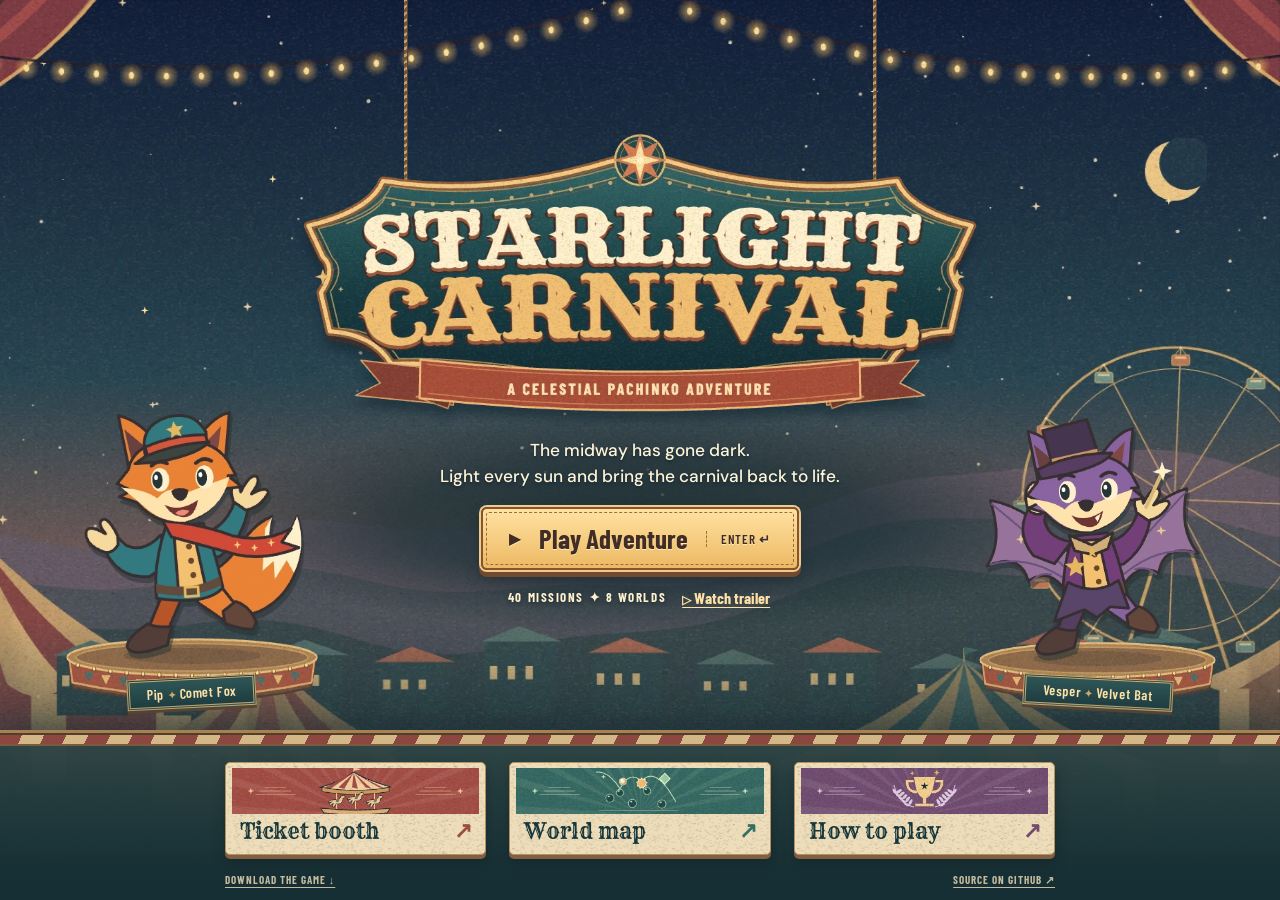
<file: index.html>
<!doctype html>
<html lang="en">
  <head>
    <meta charset="utf-8" />
    <meta name="viewport" content="width=device-width,initial-scale=1" />
    <meta name="theme-color" content="#173638" />
    <title>Starlight Carnival · A celestial pachinko adventure</title>
    <meta
      name="description"
      content="Aim, bounce and light up a travelling carnival. Play 40 handcrafted pachinko missions with eight celestial performers, right in your browser."
    />
    <meta property="og:title" content="Starlight Carnival" />
    <meta
      property="og:description"
      content="A celestial pachinko adventure. Eight performers. Forty missions. One travelling carnival to light up again."
    />
    <meta property="og:type" content="website" />
    <meta
      property="og:image"
      content="https://nearbycoder.github.io/starlight-carnival/assets/midway/postcard.png"
    />
    <meta name="twitter:card" content="summary_large_image" />
    <link rel="icon" href="./assets/icon.svg" type="image/svg+xml" />
    <link rel="preconnect" href="https://fonts.googleapis.com" />
    <link rel="preconnect" href="https://fonts.gstatic.com" crossorigin />
    <link
      href="https://fonts.googleapis.com/css2?family=Barlow+Condensed:wght@500;600;700;800&family=DM+Sans:wght@400;500;600;700&family=Rye&display=swap"
      rel="stylesheet"
    />
    <link rel="stylesheet" href="./assets/midway.css?v=encore-1" />
    <script defer src="./assets/midway.js?v=encore-1"></script>
  </head>

  <body>
    <a class="skip" href="#main">Skip to carnival</a>
    <main id="main">
      <section id="entrance" class="gate" aria-label="Carnival entrance">
        <div class="stage">
          <div class="houselights" aria-hidden="true">
            <i></i><i></i><i></i><i></i><i></i>
          </div>
          <div class="centerpiece">
            <h1 tabindex="-1">
              <img
                src="./assets/midway/marquee.webp"
                width="1100"
                height="468"
                fetchpriority="high"
                alt="Starlight Carnival — A celestial pachinko adventure"
              />
            </h1>
            <div class="invitation">
              <p>
                The midway has gone dark.<br />Light every sun and bring the
                carnival back to life.
              </p>
              <a
                class="admit"
                aria-keyshortcuts="Enter"
                href="./play/index.html?mode=adventure"
                ><i aria-hidden="true">▶</i
                ><span id="adventure-label">Play Adventure</span
                ><kbd aria-hidden="true">Enter ↵</kbd></a
              >
              <div class="showtimes">
                <small id="progress">40 missions <b>✦</b> 8 worlds</small>
                <a
                  id="watch-film"
                  href="./assets/midway/opening-night.mp4"
                  aria-haspopup="dialog"
                  ><span aria-hidden="true">▷</span> Watch trailer</a
                >
              </div>
            </div>
          </div>
          <a
            class="host fox"
            href="#cast"
            data-host="1"
            aria-label="Meet Pip in Comet Grounds"
            ><img
              src="./assets/midway/act-1.webp"
              width="470"
              height="430"
              alt=""
            /><span>Pip <b>✦</b> Comet Fox</span></a
          >
          <a
            class="host mage"
            href="#cast"
            data-host="5"
            aria-label="Meet Vesper in Velvet Sky Theatre"
            ><img
              src="./assets/midway/act-5.webp"
              width="470"
              height="430"
              alt=""
            /><span>Vesper <b>✦</b> Velvet Bat</span></a
          >
        </div>
        <div class="counter">
          <nav class="passes" aria-label="Explore the carnival">
            <a href="#modes" class="pass" style="--stripe: #994c42"
              ><img
                src="./assets/midway/ticket-0.webp"
                width="420"
                height="88"
                alt=""
              /><span>Ticket booth</span><b aria-hidden="true">↗</b></a
            ><a href="#cast" class="pass" style="--stripe: #336f64"
              ><img
                src="./assets/midway/ticket-1.webp"
                width="420"
                height="88"
                alt=""
              /><span>World map</span><b aria-hidden="true">↗</b></a
            ><a href="#how" class="pass" style="--stripe: #714a6d"
              ><img
                src="./assets/midway/ticket-2.webp"
                width="420"
                height="88"
                alt=""
              /><span>How to play</span><b aria-hidden="true">↗</b></a
            >
          </nav>
          <div class="sill">
            <a href="./play/index.html" download="Starlight-Carnival.html"
              >Download the game ↓</a
            ><a href="https://github.com/nearbycoder/starlight-carnival"
              >Source on GitHub ↗</a
            >
          </div>
        </div>
      </section>
      <section class="room" id="modes" aria-label="Ticket booth">
        <div class="cabinet">
          <div class="room-head">
            <a class="back" href="#entrance" aria-label="Back to the entrance"
              >‹ <span>Entrance</span></a
            >
            <h2 tabindex="-1">Ticket booth</h2>
            <img src="./assets/icon.svg" width="31" height="31" alt="" />
          </div>
          <p class="intro">Choose your game ticket.</p>
          <div class="tickets">
            <a href="./play/index.html?mode=adventure" style="--stripe: #a94d3c"
              ><img
                src="./assets/midway/ticket-0.webp"
                width="420"
                height="88"
                alt=""
              /><span>Adventure</span>
              <p>Restore eight attractions and unlock the troupe as you go.</p>
              <strong>Play Adventure ↗</strong></a
            >
            <a href="./play/index.html?mode=free-play" style="--stripe: #327367"
              ><img
                src="./assets/midway/ticket-1.webp"
                width="420"
                height="88"
                alt=""
              /><span>Free Play</span>
              <p>
                Pick any board and performer. Switch on unlimited practice
                balls.
              </p>
              <strong>Choose a board ↗</strong></a
            >
            <a
              href="./play/index.html?mode=score-attack"
              style="--stripe: #755778"
              ><img
                src="./assets/midway/ticket-2.webp"
                width="420"
                height="88"
                alt=""
              /><span>Score Attack</span>
              <p>
                Start with six pearls. Earn more through play and chase the
                board’s local top five.
              </p>
              <strong>Chase a score ↗</strong></a
            >
            <a href="./play/index.html?mode=seeded" style="--stripe: #9b7137"
              ><img
                src="./assets/midway/ticket-3.webp"
                width="420"
                height="88"
                alt=""
              /><span>Seeded Challenge</span>
              <p>
                Share a seed to play the same target arrangement as a friend.
              </p>
              <strong>Choose a seed ↗</strong></a
            >
          </div>
        </div>
      </section>
      <section class="room" id="cast" aria-label="World map">
        <div class="cabinet atlas">
          <div class="room-head">
            <a class="back" href="#entrance" aria-label="Back to the entrance"
              >‹ <span>Entrance</span></a
            >
            <h2 tabindex="-1">World map</h2>
            <img src="./assets/icon.svg" width="31" height="31" alt="" />
          </div>
          <div class="atlas-layout">
            <div class="map-sheet">
              <h3>The travelling midway</h3>
              <p>Choose a stop to meet its performer.</p>
              <div
                class="act-picker"
                role="group"
                aria-label="Choose a carnival world"
              >
                <button
                  type="button"
                  data-act="1"
                  aria-controls="act-1"
                  aria-pressed="true"
                  style="--stop: 1"
                >
                  <b>1</b><span>Comet Grounds</span></button
                ><button
                  type="button"
                  data-act="2"
                  aria-controls="act-2"
                  aria-pressed="false"
                  style="--stop: 2"
                >
                  <b>2</b><span>Moonwork Midway</span></button
                ><button
                  type="button"
                  data-act="3"
                  aria-controls="act-3"
                  aria-pressed="false"
                  style="--stop: 3"
                >
                  <b>3</b><span>Clockwork Arcade</span></button
                ><button
                  type="button"
                  data-act="4"
                  aria-controls="act-4"
                  aria-pressed="false"
                  style="--stop: 4"
                >
                  <b>4</b><span>Lantern Lagoon</span></button
                ><button
                  type="button"
                  data-act="5"
                  aria-controls="act-5"
                  aria-pressed="false"
                  style="--stop: 5"
                >
                  <b>5</b><span>Velvet Sky Theatre</span></button
                ><button
                  type="button"
                  data-act="6"
                  aria-controls="act-6"
                  aria-pressed="false"
                  style="--stop: 6"
                >
                  <b>6</b><span>Brassbound Heights</span></button
                ><button
                  type="button"
                  data-act="7"
                  aria-controls="act-7"
                  aria-pressed="false"
                  style="--stop: 7"
                >
                  <b>7</b><span>Wildbloom Gardens</span></button
                ><button
                  type="button"
                  data-act="8"
                  aria-controls="act-8"
                  aria-pressed="false"
                  style="--stop: 8"
                >
                  <b>8</b><span>Starlight Summit</span>
                </button>
              </div>
              <span class="compass" aria-hidden="true">✥</span>
            </div>
            <div class="acts">
              <article class="act" id="act-1">
                <div
                  class="act-portrait"
                  style="background-image: url(./assets/midway/station-0.webp)"
                >
                  <img
                    src="./assets/midway/act-1.webp"
                    width="470"
                    height="430"
                    loading="lazy"
                    alt="Pip, the Comet Fox"
                  />
                </div>
                <div class="act-copy">
                  <p class="act-number">World 01 &nbsp;·&nbsp; Comet Grounds</p>
                  <h3>Pip, the Comet Fox</h3>
                  <p>
                    A carnival courier with a scarf full of stars, Pip knows
                    every shortcut through Comet Grounds.
                  </p>
                  <p>
                    <b class="power-name">Star Sight</b> See up to three
                    rebounds on your next three shots.
                  </p>
                  <a
                    class="world-link"
                    href="./play/index.html?mode=free-play&amp;world=1"
                    >Play Comet Grounds ↗</a
                  >
                </div>
              </article>
              <article class="act" id="act-2">
                <div
                  class="act-portrait"
                  style="background-image: url(./assets/midway/station-1.webp)"
                >
                  <img
                    src="./assets/midway/act-2.webp"
                    width="470"
                    height="430"
                    loading="lazy"
                    alt="Mabel, the Moon Bear"
                  />
                </div>
                <div class="act-copy">
                  <p class="act-number">
                    World 02 &nbsp;·&nbsp; Moonwork Midway
                  </p>
                  <h3>Mabel, the Moon Bear</h3>
                  <p>
                    When the Moonwheel stalls, Mabel arrives with a steady paw
                    and an oversized wrench.
                  </p>
                  <p>
                    <b class="power-name">Moon Basket</b> Double the basket’s
                    width for this shot and the next two.
                  </p>
                  <a
                    class="world-link"
                    href="./play/index.html?mode=free-play&amp;world=2"
                    >Play Moonwork Midway ↗</a
                  >
                </div>
              </article>
              <article class="act" id="act-3">
                <div
                  class="act-portrait"
                  style="background-image: url(./assets/midway/station-2.webp)"
                >
                  <img
                    src="./assets/midway/act-3.webp"
                    width="470"
                    height="430"
                    loading="lazy"
                    alt="Tiko, the Clockwork Gecko"
                  />
                </div>
                <div class="act-copy">
                  <p class="act-number">
                    World 03 &nbsp;·&nbsp; Clockwork Arcade
                  </p>
                  <h3>Tiko, the Clockwork Gecko</h3>
                  <p>
                    Every button in the Clockwork Arcade has a purpose. Tiko
                    intends to press them all.
                  </p>
                  <p>
                    <b class="power-name">Split Spark</b> Release two more
                    pearls into the current shot.
                  </p>
                  <a
                    class="world-link"
                    href="./play/index.html?mode=free-play&amp;world=3"
                    >Play Clockwork Arcade ↗</a
                  >
                </div>
              </article>
              <article class="act" id="act-4">
                <div
                  class="act-portrait"
                  style="background-image: url(./assets/midway/station-3.webp)"
                >
                  <img
                    src="./assets/midway/act-4.webp"
                    width="470"
                    height="430"
                    loading="lazy"
                    alt="Nori, the Tide Otter"
                  />
                </div>
                <div class="act-copy">
                  <p class="act-number">
                    World 04 &nbsp;·&nbsp; Lantern Lagoon
                  </p>
                  <h3>Nori, the Tide Otter</h3>
                  <p>
                    Nori keeps the lanterns afloat and the audience on its toes
                    at the lagoon’s floating stage.
                  </p>
                  <p>
                    <b class="power-name">Bubble Lift</b> Give each pearl one
                    upward rescue above the drain.
                  </p>
                  <a
                    class="world-link"
                    href="./play/index.html?mode=free-play&amp;world=4"
                    >Play Lantern Lagoon ↗</a
                  >
                </div>
              </article>
              <article class="act" id="act-5">
                <div
                  class="act-portrait"
                  style="background-image: url(./assets/midway/station-4.webp)"
                >
                  <img
                    src="./assets/midway/act-5.webp"
                    width="470"
                    height="430"
                    loading="lazy"
                    alt="Vesper, the Velvet Bat"
                  />
                </div>
                <div class="act-copy">
                  <p class="act-number">
                    World 05 &nbsp;·&nbsp; Velvet Sky Theatre
                  </p>
                  <h3>Vesper, the Velvet Bat</h3>
                  <p>
                    Behind the velvet curtains, Vesper turns each shot into a
                    little piece of stage magic.
                  </p>
                  <p>
                    <b class="power-name">Echo Pulse</b> Send out a ring that
                    lights nearby pegs.
                  </p>
                  <a
                    class="world-link"
                    href="./play/index.html?mode=free-play&amp;world=5"
                    >Play Velvet Sky Theatre ↗</a
                  >
                </div>
              </article>
              <article class="act" id="act-6">
                <div
                  class="act-portrait"
                  style="background-image: url(./assets/midway/station-5.webp)"
                >
                  <img
                    src="./assets/midway/act-6.webp"
                    width="470"
                    height="430"
                    loading="lazy"
                    alt="Brass, the Lion Automaton"
                  />
                </div>
                <div class="act-copy">
                  <p class="act-number">
                    World 06 &nbsp;·&nbsp; Brassbound Heights
                  </p>
                  <h3>Brass, the Lion Automaton</h3>
                  <p>
                    The pavilion’s retired strongman speaks softly enough to
                    hear the Great Gong sing.
                  </p>
                  <p>
                    <b class="power-name">Meteor Ball</b> Pierce the first six
                    pegs on your next shot.
                  </p>
                  <a
                    class="world-link"
                    href="./play/index.html?mode=free-play&amp;world=6"
                    >Play Brassbound Heights ↗</a
                  >
                </div>
              </article>
              <article class="act" id="act-7">
                <div
                  class="act-portrait"
                  style="background-image: url(./assets/midway/station-6.webp)"
                >
                  <img
                    src="./assets/midway/act-7.webp"
                    width="470"
                    height="430"
                    loading="lazy"
                    alt="Juniper, the Garden Witch"
                  />
                </div>
                <div class="act-copy">
                  <p class="act-number">
                    World 07 &nbsp;·&nbsp; Wildbloom Gardens
                  </p>
                  <h3>Juniper, the Garden Witch</h3>
                  <p>
                    Juniper tends her greenhouse by lantern light, coaxing
                    springy vines from the garden floor.
                  </p>
                  <p>
                    <b class="power-name">Vine Bridge</b> Grow a curved vine
                    that bounces pearls back into play.
                  </p>
                  <a
                    class="world-link"
                    href="./play/index.html?mode=free-play&amp;world=7"
                    >Play Wildbloom Gardens ↗</a
                  >
                </div>
              </article>
              <article class="act" id="act-8">
                <div
                  class="act-portrait"
                  style="background-image: url(./assets/midway/station-7.webp)"
                >
                  <img
                    src="./assets/midway/act-8.webp"
                    width="470"
                    height="430"
                    loading="lazy"
                    alt="Luma, the Star Moth"
                  />
                </div>
                <div class="act-copy">
                  <p class="act-number">
                    World 08 &nbsp;·&nbsp; Starlight Summit
                  </p>
                  <h3>Luma, the Star Moth</h3>
                  <p>
                    Quiet wings and a steady light guide Luma to the carnival’s
                    great lantern.
                  </p>
                  <p>
                    <b class="power-name">Constellation</b> Link up to five
                    suns. Strike one to light them all.
                  </p>
                  <a
                    class="world-link"
                    href="./play/index.html?mode=free-play&amp;world=8"
                    >Play Starlight Summit ↗</a
                  >
                </div>
              </article>
            </div>
          </div>
        </div>
      </section>
      <section class="room" id="how" aria-label="How to play">
        <div class="cabinet">
          <div class="room-head">
            <a class="back" href="#entrance" aria-label="Back to the entrance"
              >‹ <span>Entrance</span></a
            >
            <h2 tabindex="-1">How to play</h2>
            <img src="./assets/icon.svg" width="31" height="31" alt="" />
          </div>
          <div class="handbook">
            <div>
              <p class="guide-intro">
                Each pearl gets one trip through the midway. Lit pegs stay solid
                until the shot ends, then disappear to open up your next shot.
              </p>
              <ol class="rules">
                <li>
                  <img
                    src="./assets/midway/sun.webp"
                    width="46"
                    height="46"
                    alt=""
                  />
                  <div>
                    <h3>Light every sun</h3>
                    <p>
                      Line up the dotted guide and fire. Clear all the orange
                      suns before your pearls run out.
                    </p>
                  </div>
                </li>
                <li>
                  <img
                    src="./assets/midway/gem.webp"
                    width="46"
                    height="46"
                    alt=""
                  />
                  <div>
                    <h3>Set off a chain</h3>
                    <p>
                      Light several pegs in one shot. A green diamond triggers
                      your performer’s signature power.
                    </p>
                  </div>
                </li>
                <li>
                  <img
                    src="./assets/midway/basket.webp"
                    width="46"
                    height="46"
                    alt=""
                  />
                  <div>
                    <h3>Catch a second chance</h3>
                    <p>
                      Land in the moving basket to earn a pearl back. Score
                      2,500 points in a single shot for another.
                    </p>
                  </div>
                </li>
              </ol>
            </div>
            <figure class="game-card">
              <div class="frame-top">
                <span>Clockwork Arcade</span><span>World 03</span>
              </div>
              <video
                controls
                playsinline
                preload="none"
                data-poster="./assets/midway/multiball.webp"
                width="1152"
                height="720"
                aria-label="A complete Twin Engines shot with Tiko"
              >
                <source
                  src="./assets/midway/twin-engines.mp4"
                  type="video/mp4"
                />
                <track
                  kind="captions"
                  src="./assets/midway/twin-engines.vtt"
                  srclang="en"
                  label="English"
                />
                <a href="./assets/midway/twin-engines.mp4">Watch the shot</a>
              </video>
              <figcaption>
                <span>Tiko’s Split Spark</span>
                <a
                  href="./play/index.html?mode=free-play&amp;mission=13&amp;performer=tiko"
                  >Play Twin Engines ↗</a
                >
              </figcaption>
            </figure>
          </div>
          <details class="controls">
            <summary>Controls &amp; accessibility</summary>
            <p>
              <b>Mouse</b> Move to aim, hold Shift to fine-tune and click to fire. <b>Keyboard</b> Use
              the arrow keys to aim, Shift for fine adjustments and Space to
              fire. Press I to read your aim and F to follow a shot at double
              speed. <b>Touch</b> Drag to aim, then tap Fire. Hold still and
              slide sideways for fine aim.
            </p>
            <p>
              Escape pauses the game. M toggles sound. Open the gear for
              graphics quality, high-contrast aim, reduced motion and separate
              music and effects volumes. Adventure saves after each settled
              shot. Select the score during play to see where your points came
              from.
            </p>
          </details>
          <a class="guide-play" href="./play/index.html?mode=adventure"
            >▶ Play Adventure</a
          >
        </div>
      </section>
    </main>
    <dialog id="screening" aria-labelledby="screening-title">
      <header class="screening-head">
        <h2 id="screening-title">Opening Night</h2>
        <button
          type="button"
          id="close-film"
          autofocus
          aria-label="Close trailer"
        >
          Close <span aria-hidden="true">×</span>
        </button>
      </header>
      <video
        id="trailer"
        controls
        playsinline
        preload="none"
        data-poster="./assets/midway/opening-night.webp"
        width="1152"
        height="720"
        aria-label="Starlight Carnival gameplay trailer"
      >
        <source src="./assets/midway/opening-night.mp4" type="video/mp4" />
        <track
          kind="captions"
          src="./assets/midway/opening-night.vtt"
          srclang="en"
          label="English"
        />
      </video>
      <footer>
        <span>Eight performers on the midway</span
        ><a href="./play/index.html?mode=adventure">Play Adventure ↗</a>
      </footer>
    </dialog>
  </body>
</html>
</file>
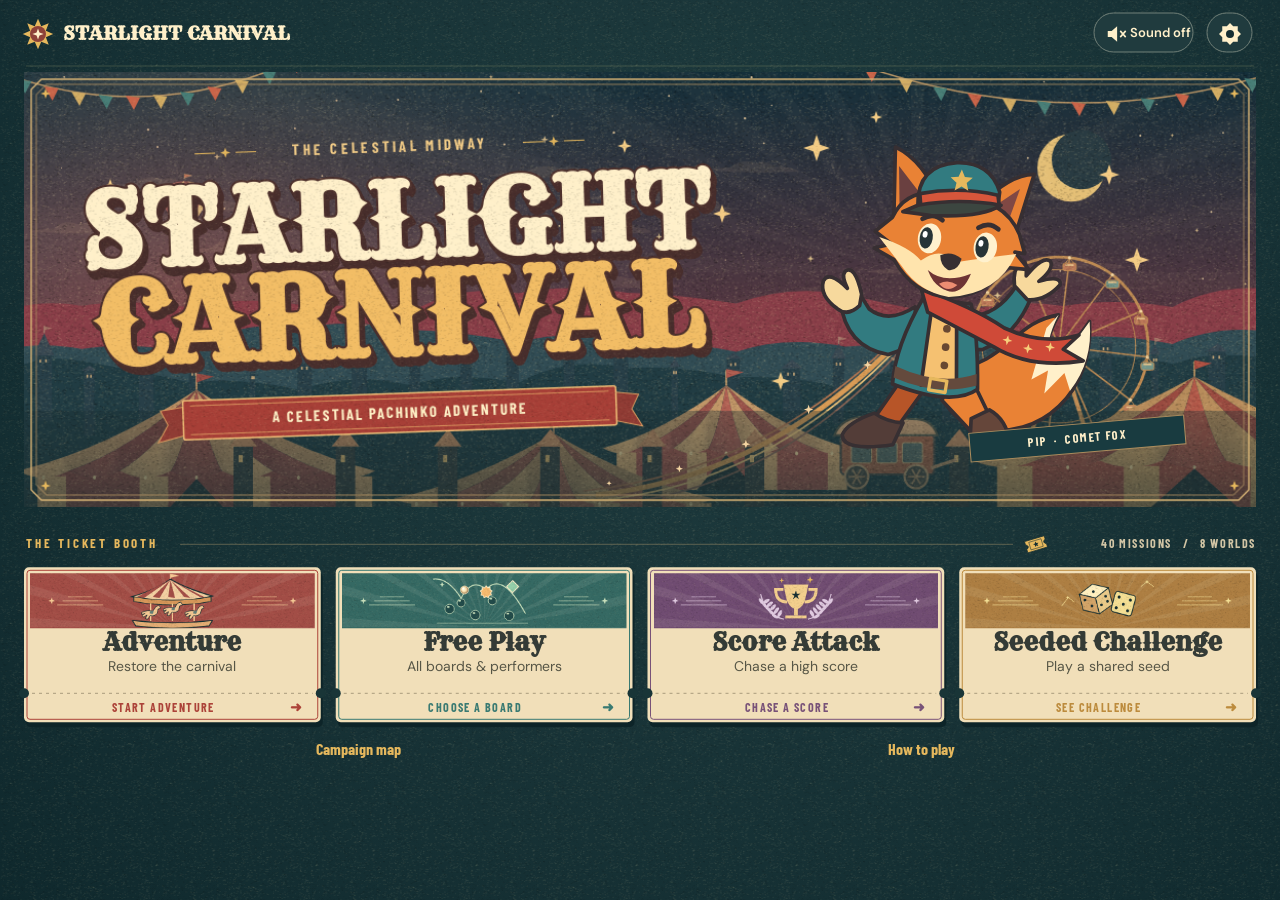
<file: play/index.html>
<!doctype html>
<html lang="en">
  <head>
    <meta charset="utf-8" />
    <meta
      name="viewport"
      content="width=device-width,initial-scale=1,viewport-fit=cover"
    />
    <meta name="theme-color" content="#102a30" />
    <title>Starlight Carnival</title>
    <link rel="preconnect" href="https://fonts.googleapis.com" />
    <link
      href="https://fonts.googleapis.com/css2?family=Barlow+Condensed:wght@500;600;700;800&family=Rye&family=DM+Sans:wght@400;600;700&display=swap"
      id="stage-fonts"
      rel="stylesheet"
      media="print"
      onload="this.media='all'"
    />
    <style>
      :root {
        --safe-left: env(safe-area-inset-left, 0px);
        --safe-right: env(safe-area-inset-right, 0px);
        --safe-top: env(safe-area-inset-top, 0px);
        --safe-bottom: env(safe-area-inset-bottom, 0px);
      }
      * {
        box-sizing: border-box;
      }
      html,
      body {
        margin: 0;
        background: #102829;
        color: #fff0ce;
      }
      body {
        overflow-x: hidden;
      }
      canvas {
        display: block;
        width: 100%;
        touch-action: pan-y;
        outline: none;
      }
      canvas.play {
        touch-action: none;
        user-select: none;
        -webkit-touch-callout: none;
      }
      canvas.in-settings {
        touch-action: none;
      }
      .sr {
        position: fixed;
        left: 0;
        top: 0;
        width: 1px;
        height: 1px;
        overflow: hidden;
        clip-path: inset(50%);
      }
      button:focus-visible {
        outline: 2px solid gold;
      }
    </style>
  </head>
  <body>
    <canvas
      id="stage"
      tabindex="0"
      aria-label="Starlight Carnival game"
      aria-describedby="screen-description"
    ></canvas>
    <div class="sr" id="screen-description"></div>
    <div class="sr" id="access"></div>
    <div
      class="sr"
      id="announcer"
      role="status"
      aria-live="polite"
      aria-atomic="true"
    ></div>
    <script>
      "use strict";
      const cv = document.querySelector("canvas");
      let c = cv.getContext("2d");
      const TAU = Math.PI * 2,
        pi = Math.PI,
        cream = "#fff0ca",
        gold = "#e6b85d",
        ink = "#152e32",
        red = "#bd4339",
        teal = "#338984",
        violet = "#805985",
        cond = '"Barlow Condensed","Arial Narrow",sans-serif',
        display = "Rye,Georgia,serif",
        sans = '"DM Sans",Arial,sans-serif';
      let W,
        H,
        stageSized = false,
        scale,
        mobile,
        screen = "title",
        modal = "",
        regions = [],
        hover = "",
        clock = 0,
        chosen = 0,
        hero = 0,
        mode = 0,
        practice = false,
        seed = 314159,
        mapScroll = 0,
        game,
        playing = true,
        last = 0,
        acc = 0,
        backgroundCache = new Map(),
        uiSignature = "",
        focusIndex = -1;
      const clamp = (x, a, b) => Math.max(a, Math.min(b, x)),
        mix = (a, b, t) => a + (b - a) * t,
        range = (n) => Array.from({ length: n }, (_, i) => i),
        rng = (s) => () =>
          (s = (Math.imul(1664525, s) + 1013904223) >>> 0) / 4294967296;
      function path(d, fill, stroke, w = 1) {
        let p = new Path2D(d);
        if (fill) {
          c.fillStyle = fill;
          c.fill(p);
        }
        if (stroke) {
          c.strokeStyle = stroke;
          c.lineWidth = w;
          c.stroke(p);
        }
      }
      function poly(ps, f, s, w = 1) {
        c.beginPath();
        ps.forEach(([x, y], i) => (i ? c.lineTo(x, y) : c.moveTo(x, y)));
        c.closePath();
        paint(f, s, w);
      }
      function paint(f, s, w = 1) {
        if (f) {
          c.fillStyle = f;
          c.fill();
        }
        if (s) {
          c.strokeStyle = s;
          c.lineWidth = w;
          c.stroke();
        }
      }
      function rect(x, y, w, h, f, s, l = 1, r = 0) {
        c.beginPath();
        c.roundRect(x, y, w, h, r);
        paint(f, s, l);
      }
      function oval(x, y, rx, ry, f, s, l = 1) {
        c.beginPath();
        c.ellipse(x, y, rx, ry, 0, 0, TAU);
        paint(f, s, l);
      }
      function line(x, y, a, b, col, w = 1) {
        c.beginPath();
        c.moveTo(x, y);
        c.lineTo(a, b);
        paint(null, col, w);
      }
      function star(x, y, r, n = 4, col = gold, inner = 0.36, stroke = null) {
        poly(
          range(n * 2).map((i) => [
            x + Math.cos((i * pi) / n - pi / 2) * r * (i % 2 ? inner : 1),
            y + Math.sin((i * pi) / n - pi / 2) * r * (i % 2 ? inner : 1),
          ]),
          col,
          stroke,
          1.2,
        );
      }
      function txt(
        t,
        x,
        y,
        size,
        f = cream,
        font = cond,
        weight = 700,
        align = "left",
        max,
      ) {
        c.font = weight + " " + size + "px " + font;
        c.textAlign = align;
        c.textBaseline = "middle";
        c.fillStyle = f;
        c.fillText(t, x, y, max);
      }
      function label(
        t,
        x,
        y,
        size = 12,
        col = gold,
        align = "left",
        spacing = 2,
      ) {
        c.save();
        c.letterSpacing = spacing + "px";
        txt(t, x, y, size, col, cond, 700, align);
        c.restore();
      }
      function local(x, y, s, fn) {
        c.save();
        c.translate(x, y);
        c.scale(s, s);
        fn();
        c.restore();
      }
      function framed(x, y, w, h, col = gold) {
        let k = 10;
        poly(
          [
            [x + k, y],
            [x + w - k, y],
            [x + w, y + k],
            [x + w, y + h - k],
            [x + w - k, y + h],
            [x + k, y + h],
            [x, y + h - k],
            [x, y + k],
          ],
          null,
          col,
          1.4,
        );
      }
      function button(id, x, y, w, h, fn, labelText = id) {
        regions.push({ id, x, y, w, h, fn, label: labelText });
        return hover === id || focusIndex === regions.length - 1;
      }
      function ctl(
        id,
        t,
        x,
        y,
        w,
        fn,
        primary = false,
        h = 40,
        enabled = true,
      ) {
        let hi = enabled && button(id, x, y, w, h, fn, t);
        if (!enabled) {
          rect(x, y, w, h, "#254045", "#64736b", 1, 4);
          txt(t, x + w / 2, y + h / 2, 16, "#b0b8a8", cond, 600, "center");
          return;
        }

        rect(
          x,
          y,
          w,
          h,
          hi ? "#f0cb83" : primary ? gold : "#1e4144",
          gold,
          1,
          4,
        );
        txt(
          t,
          x + w / 2,
          y + h / 2,
          18,
          hi || primary ? ink : cream,
          cond,
          700,
          "center",
        );
      }
      const worlds = [
          "Comet Grounds",
          "Moonwork Midway",
          "Clockwork Arcade",
          "Lantern Lagoon",
          "Velvet Sky Theatre",
          "Brassbound Heights",
          "Wildbloom Gardens",
          "Starlight Summit",
        ],
        attractions = [
          "Entrance Marquee",
          "Moonwheel",
          "Midnight Mechanism",
          "Floating Stage",
          "Velvet Theatre",
          "Strongman Pavilion",
          "Greenhouse Wagon",
          "Great Lantern",
        ],
        names = [
          "Pip",
          "Mabel",
          "Tiko",
          "Nori",
          "Vesper",
          "Brass",
          "Juniper",
          "Luma",
        ],
        species = [
          "Comet Fox",
          "Moon Bear",
          "Clockwork Gecko",
          "Tide Otter",
          "Velvet Bat",
          "Lion Automaton",
          "Garden Witch",
          "Star Moth",
        ],
        powers = [
          "Star Sight",
          "Moon Basket",
          "Split Spark",
          "Bubble Lift",
          "Echo Pulse",
          "Meteor Ball",
          "Vine Bridge",
          "Constellation",
        ],
        desc = [
          "See up to three rebounds on your next three shots.",
          "Double the basket width this shot and the next two.",
          "Release two extra balls into the current shot.",
          "Give each ball one upward rescue above the drain.",
          "Light nearby pegs in an expanding circle.",
          "Your next pearl pierces six fresh pegs. Lit pegs rebound.",
          "A vine saves this shot. Repeat bounces roll toward its tips.",
          "Link the five nearest suns. Strike one to light them all.",
        ],
        pal = [
          ["#244952", "#893e48", "#d58446"],
          ["#242c50", "#505776", "#b9bacc"],
          ["#164748", "#674635", "#c08a54"],
          ["#16505b", "#287d80", "#ee967a"],
          ["#312341", "#773958", "#c8a1cf"],
          ["#453039", "#8c4e3e", "#e7af58"],
          ["#153e38", "#39614e", "#d9a66a"],
          ["#152c51", "#384a75", "#91d7c6"],
        ];
      const titles = [
        "First Spark",
        "Ribbon Run",
        "Tent Top Tumble",
        "Courier’s Shortcut",
        "Light the Marquee",
        "Crescent Catch",
        "Cloud Nine",
        "Pendulum Parade",
        "Silver Lining",
        "The Moonwheel",
        "Tick Tock",
        "Pinball Post",
        "Twin Engines",
        "Gearbox Garden",
        "Midnight Mechanism",
        "Skipping Stones",
        "Jellyfish Waltz",
        "Coral Chorus",
        "Whirlpool Window",
        "The Lantern Regatta",
        "Opening Act",
        "Behind the Curtain",
        "Mirror Applause",
        "Trapdoor Tango",
        "The Vanishing Crown",
        "Heavy Hitter",
        "Bell Tower Bounce",
        "Anvil Alley",
        "Chain Reaction",
        "The Great Gong",
        "Seedling Steps",
        "Sunflower Spiral",
        "Mushroom Canopy",
        "Firefly Orchard",
        "The Bloom Machine",
        "Thread the Stars",
        "Aurora Arches",
        "Celestial Clock",
        "Carnival Convergence",
        "The Last Lantern",
      ];
      const missionCues = [
        "Clear every orange sun before the pearls run out.",
        "Follow a ribbon. The violet star changes places after each shot.",
        "Bank off a side rail to reach the far tent roofs.",
        "Aim past the post and into a side pocket.",
        "Work across the marquee to bring its letters back to light.",
        "Follow the crescent down. Catch the basket for another pearl.",
        "Fall from one cloud to the next for a long-shot bonus.",
        "Watch the pendulum swing before you release.",
        "Send a pearl under either end of the silver arches.",
        "Let the wheel bring a sun into your line of fire.",
        "Aim between the brass tips as the clock hands turn.",
        "The brass posts stay onstage. Use their rebound.",
        "Hit a green diamond to send sparks into both engines.",
        "Look for a path where two gear rims nearly meet.",
        "Wait for the rotor to open a route into a corner.",
        "Skim a row and let a bubble lift the pearl back.",
        "Lead the moving bell of a jellyfish by a little.",
        "Follow a coral branch down to the next fork.",
        "The blue current bends your shot in the direction of its flow.",
        "Pick a passing hull and follow its keel.",
        "Strike a green diamond in the middle of a rosette.",
        "Shoot through the gap as a brass gate slides away.",
        "Choose a wing and work toward the mirror.",
        "Watch the upper gate before aiming at the lower chamber.",
        "Send a pearl through the crown and into its chamber.",
        "Prime a meteor, then aim it through a stack of bricks.",
        "Try a glancing shot down the side of a bell tower.",
        "Bank off an anvil to cross from one lane to the next.",
        "Follow the orange bridges between clusters.",
        "Strike the gong and follow the pearl into the outer ring.",
        "Follow the steps. A green diamond grows a vine below.",
        "Enter the spiral through a gap between its arms.",
        "Approach the sheltered suns from beside a mushroom cap.",
        "Aim just ahead of a drifting cluster of fruit.",
        "Use the gaps between turning petals to reach the heart.",
        "Link the suns with a diamond, then strike any linked sun.",
        "Watch which way each of the two currents bends your shot.",
        "When the rings line up, thread the hands of the clock.",
        "Choose a side lane while the centre gate is closed.",
        "Clear the lantern one pane at a time to relight the carnival.",
      ];
      const modes = [
        "Adventure",
        "Free Play",
        "Score Attack",
        "Seeded Challenge",
      ];
      const qualityPresets = {
        low: {
          name: "Low",
          density: 0.3,
          dpr: 1,
          pixels: 3e6,
          trail: 4,
          description: "Short trails and fewer sparks",
        },
        balanced: {
          name: "Balanced",
          density: 0.65,
          dpr: 1.5,
          pixels: 6e6,
          trail: 7,
          description: "Soft trails and moderate effects",
        },
        high: {
          name: "High",
          density: 1,
          dpr: 2,
          pixels: 10e6,
          trail: 10,
          description: "Full trails, sparks and pearl glow",
        },
      };
      function rankedRuns(entries) {
        const unique = new Map();
        for (const r of entries) {
          if (
            !r ||
            typeof r.id !== "string" ||
            !r.id.length ||
            r.id.length > 100 ||
            !Number.isSafeInteger(r.score) ||
            r.score < 0 ||
            r.score > 1e9
          )
            continue;
          if (r.id === "legacy") {
            unique.set(r.id, {
              id: r.id,
              score: Math.max(unique.get(r.id)?.score || 0, r.score),
            });
            continue;
          }
          if (
            !Number.isInteger(r.h) ||
            r.h < 0 ||
            r.h > 7 ||
            !Number.isSafeInteger(r.shots) ||
            r.shots < 1 ||
            r.shots > 10000 ||
            !Number.isInteger(r.chain) ||
            r.chain < 0 ||
            r.chain > 120 ||
            typeof r.clear !== "boolean"
          )
            continue;
          unique.set(r.id, {
            id: r.id,
            h: r.h,
            score: r.score,
            shots: r.shots,
            chain: r.chain,
            clear: r.clear,
          });
        }
        return [...unique.values()]
          .sort(
            (a, b) =>
              b.score - a.score ||
              (a.shots ?? Infinity) - (b.shots ?? Infinity) ||
              (a.id < b.id ? -1 : 1),
          )
          .slice(0, 5);
      }
      function readSave() {
        let d = {
          stars: Array(40).fill(0),
          medals: Array(40).fill(0),
          best: Array(40).fill(0),
          attack: Array(40).fill(0),
          ranks: range(40).map(() => []),
          sound: false,
          musicOn: true,
          effectsOn: true,
          music: 0.45,
          effects: 0.7,
          quality: "high",
          contrast: false,
          reduced: matchMedia("(prefers-reduced-motion: reduce)").matches,
          symbols: true,
        };
        try {
          let a = JSON.parse(localStorage.getItem("starlight.v1"));
          if (a)
            for (let k in d) {
              if (k === "ranks") {
                if (Array.isArray(a.ranks))
                  d.ranks = d.ranks.map((_, n) =>
                    Array.isArray(a.ranks[n])
                      ? rankedRuns(a.ranks[n].slice(0, 10))
                      : [],
                  );
              } else if (Array.isArray(d[k]) && Array.isArray(a[k]))
                d[k] = d[k].map((_, i) =>
                  clamp(
                    Math.floor(Number(a[k][i])) || 0,
                    0,
                    k === "stars" ? 3 : k === "medals" ? 7 : 1e9,
                  ),
                );
              else if (k === "quality") {
                if (
                  typeof a[k] === "string" &&
                  Object.hasOwn(qualityPresets, a[k])
                )
                  d[k] = a[k];
              } else if (typeof a[k] === typeof d[k] && !Array.isArray(d[k]))
                d[k] = typeof d[k] === "number" ? clamp(a[k], 0, 1) : a[k];
            }
        } catch {}
        for (let n = 0; n < 40; n++) {
          const top = d.ranks[n][0]?.score || 0;
          if (d.attack[n] > top)
            d.ranks[n] = rankedRuns([
              ...d.ranks[n],
              { id: "legacy", score: d.attack[n] },
            ]);
          if (d.attack[n] < top) d.attack[n] = top;
        }
        return d;
      }
      const preferenceKeys = [
        "sound",
        "musicOn",
        "effectsOn",
        "music",
        "effects",
        "quality",
        "contrast",
        "reduced",
        "symbols",
      ];
      let save = readSave(),
        savedPreferences = { ...save };
      function combineProgress(other) {
        for (let n = 0; n < titles.length; n++) {
          const medals = savedMedals(save, n) | savedMedals(other, n);
          save.medals[n] = medals;
          save.stars[n] = medalCount(medals);
          save.best[n] = Math.max(save.best[n], other.best[n]);
          save.attack[n] = Math.max(save.attack[n], other.attack[n]);
          if (save.ranks[n].length || other.ranks[n].length)
            save.ranks[n] = rankedRuns([...other.ranks[n], ...save.ranks[n]]);
        }
      }
      function mergeSave(other) {
        combineProgress(other);
        // A tab changing its music volume shouldn't undo a display preference
        // or a medal earned in a second tab. Keep unsaved local adjustments.
        for (const key of preferenceKeys) {
          if (save[key] === savedPreferences[key]) save[key] = other[key];
          savedPreferences[key] = other[key];
        }
      }
      function persist() {
        try {
          mergeSave(readSave());
          localStorage.setItem("starlight.v1", JSON.stringify(save));
          savedPreferences = { ...save };
        } catch {}
      }
      window.addEventListener("storage", (event) => {
        if (event.key === checkpointKey) {
          intermissionTicket = resumeTicket();
          return;
        }
        if (event.key !== "starlight.v1" || !event.newValue) return;
        const other = readSave(),
          quality = save.quality;
        mergeSave(other);
        intermissionTicket = resumeTicket();
        if (save.quality !== quality) sizeCanvas();
        if (ac) {
          mixLevel("effects");
          mixLevel("music");
          if (!save.sound) suspendAudio();
        }
        // Concurrent completions can originate before either write was seen.
        if (
          save.medals.some(
            (v, n) =>
              v !== savedMedals(other, n) ||
              save.best[n] > other.best[n] ||
              save.attack[n] > other.attack[n] ||
              save.ranks[n].some(
                (row) => !other.ranks[n].some((theirs) => theirs.id === row.id),
              ),
          )
        )
          persist();
      });
      function unlocked() {
        let i = save.stars.findIndex((v) => !v);
        return i < 0 ? 39 : i;
      }
      function ticket(x, y, s = 1, col = gold) {
        local(x, y, s, () => {
          c.rotate(-0.29);
          let d = "M-21 -12H21V-5Q12 0 21 5V12H-21V5Q-12 0 -21 -5Z";
          path(d, col, ink, 1.5);
          rect(-13, -8, 26, 16, null, ink, 1);
          star(0, 0, 6, 5, ink, 0.45);
        });
      }
      function wheel(x, y, r, a = 0, col = "#bc975f") {
        c.save();
        line(x - r * 0.44, y + r * 1.39, x, y, col, 4);
        line(x + r * 0.44, y + r * 1.39, x, y, col, 4);
        oval(x, y, r, r, null, col, 2.8);
        oval(x, y, r * 0.86, r * 0.86, null, col, 1);
        for (let i = 0; i < 12; i++) {
          let t = (TAU * i) / 12 + a,
            X = x + Math.cos(t) * r,
            Y = y + Math.sin(t) * r;
          line(x, y, X, Y, col, 1.5);
          const cabin = clamp(r * 0.074, 3, 10);
          line(X, Y, X - cabin * 0.65, Y + cabin * 0.86, col, 1);
          line(X, Y, X + cabin * 0.65, Y + cabin * 0.86, col, 1);
          rect(
            X - cabin,
            Y + cabin * 0.82,
            cabin * 2,
            cabin * 1.17,
            i % 2 ? "#bc7858" : "#72958a",
            col,
            1,
            2,
          );
          rect(
            X - cabin * 0.62,
            Y + cabin,
            cabin * 1.24,
            cabin * 0.25,
            "#e9c48b",
          );
          oval(X, Y, 1.6, 1.6, "#f4d6a1");
        }
        oval(x, y, 5, 5, col);
        c.restore();
      }
      function tent(x, y, w, h, a = "#c45844", b = "#edbd73") {
        local(x, y, 1, () => {
          let apex = -h;
          rect(-w * 0.43, -h * 0.4, w * 0.86, h * 0.4, a);
          for (let j = 0; j < 7; j++) {
            let l = -w / 2 + (j * w) / 7,
              r = l + w / 7;
            path(
              "M0 " +
                apex +
                " Q" +
                l * 0.52 +
                " " +
                -h * 0.55 +
                " " +
                l +
                " " +
                -h * 0.4 +
                " Q" +
                (l + r) / 2 +
                " " +
                -h * 0.3 +
                " " +
                r +
                " " +
                -h * 0.4 +
                " Q" +
                r * 0.52 +
                " " +
                -h * 0.55 +
                " 0 " +
                apex,
              j % 2 ? a : b,
            );
            if (j % 2 === 0)
              rect(l + w * 0.055, -h * 0.36, w * 0.08, h * 0.36, b);
          }
          for (let j = 0; j < 7; j++) {
            const l = -w / 2 + (j * w) / 7,
              r = l + w / 7;
            const shade = c.createLinearGradient(l, 0, r, 0);
            shade.addColorStop(0, "#3d30342e");
            shade.addColorStop(0.7, "#fff0c305");
            shade.addColorStop(1, "#3d303430");
            path(
              "M0 " +
                apex +
                "Q" +
                l * 0.52 +
                " " +
                -h * 0.55 +
                " " +
                l +
                " " +
                -h * 0.4 +
                "Q" +
                (l + r) / 2 +
                " " +
                -h * 0.29 +
                " " +
                r +
                " " +
                -h * 0.4 +
                "Q" +
                r * 0.52 +
                " " +
                -h * 0.55 +
                " 0 " +
                apex,
              shade,
            );
            oval((l + r) / 2, -h * 0.35, 1.5, 2, "#ffdfa1");
          }
          poly(
            [
              [-w * 0.12, 0],
              [0, -h * 0.34],
              [w * 0.12, 0],
            ],
            "#243337",
          );
          line(0, apex, 0, apex - 15, b, 1.5);
          poly(
            [
              [0, apex - 16],
              [17, apex - 13],
              [0, apex - 7],
            ],
            a,
          );
        });
      }
      function icon(i, x, y, s, col = gold) {
        local(x, y, s, () => {
          if (i === 0) {
            tent(0, 18, 55, 34, col, "#fff0cd");
          }
          if (i === 1) {
            ticket(-5, 1, 1.12, col);
            c.rotate(0.39);
            ticket(4, -3, 0.91, "#fff0cd");
          }
          if (i === 2) {
            path("M-13 -14H13L10 0Q8 10 0 12Q-8 9 -10 0Z", col);
            path("M-13 -9H-21Q-21 4 -9 4M13 -9H21Q21 4 9 4", null, col, 3);
            rect(-2, 9, 4, 9, col);
            rect(-11, 18, 22, 3, col);
            star(0, -3, 5, 5, ink);
          }
          if (i === 3) {
            c.rotate(-0.19);
            rect(-16, -15, 28, 28, col, ink, 1, 4);
            for (let [x, y] of [
              [-9, -8],
              [4, -8],
              [-3, -1],
              [-9, 6],
              [4, 6],
            ])
              oval(x, y, 2, 2, ink);
            c.rotate(0.5);
            rect(7, -8, 17, 17, "#fff1ca", ink, 1, 3);
            oval(15, 0, 2, 2, ink);
          }
        });
      }
      // Layered hand-drawn carnival cast. Local space runs from hat (-110) to boots (+84).
      function actor(i, x, y, s, pose = 0, reaction = -1, gaze = 0) {
        local(x, y, s, () => {
          c.lineJoin = "round";
          c.lineCap = "round";
          c.rotate(pose * 0.03);
          let fur = [
              "#e98235",
              "#8e7182",
              "#8fbd71",
              "#ae7859",
              "#89649f",
              "#d6a452",
              "#e3aa85",
              "#d6c5aa",
            ][i],
            shade = [
              "#b75528",
              "#664d67",
              "#55875a",
              "#765246",
              "#54405f",
              "#997635",
              "#b66f58",
              "#a1999e",
            ][i],
            coat = [
              "#327b80",
              "#707c9e",
              "#b16e43",
              "#3d939a",
              "#733e78",
              "#887753",
              "#467c58",
              "#556c99",
            ][i],
            edge = "#372f32";
          const d = (p, f, st = edge, w = 2.2) => path(p, f, st, w);
          // tails, wings and equipment
          if (i === 0 || i === 2 || i === 3) {
            d(
              i === 2
                ? "M11 28Q56 39 65 9Q70 -9 54 -11Q44 -11 46 -1Q37 -13 49 -20Q76 -30 83 -5Q94 47 31 55L11 45Z"
                : i === 3
                  ? "M8 23Q44 43 86 17Q85 37 57 49Q28 61 7 43Z"
                  : "M6 29C42 19 40 -6 67 -15Q60 4 66 13Q80 0 86 -14C95 27 69 62 30 60Q11 56 6 44Z",
              fur,
            );
            if (i === 0)
              d(
                "M61 -6L67 -15Q61 3 66 13Q79 2 86 -14Q92 9 81 29L76 19L66 33L66 19L57 26Z",
                "#fff0ca",
                null,
              );
          }
          if (i === 4 || i === 7)
            for (let v of [-1, 1]) {
              c.save();
              c.scale(v, 1);
              d(
                i === 4
                  ? "M10 14Q42 -36 80 -45Q71 -11 86 8Q58 -2 53 22Q33 10 19 39Z"
                  : "M10 22Q83 -79 83 -22Q91 12 55 23Q88 54 58 57Q29 55 10 30Z",
                i === 4 ? "#97749b" : "#c9ad85",
              );
              if (i === 4) {
                path(
                  "M16 20Q43 -9 79 -42M25 21Q54 0 83 7M34 18Q43 15 51 23",
                  null,
                  "#6a537e",
                  1.6,
                );
                star(57, -12, 4, 4, "#e7c591");
              } else {
                path(
                  "M14 20Q40 1 69 -28M20 28Q49 19 72 26",
                  null,
                  "#a28a70",
                  1.2,
                );
                oval(58, -12, 9, 6, "#797991", "#edd8a8", 1.5);
                oval(58, -12, 3.4, 3.3, "#4d576f");
                for (let k = 0; k < 3; k++)
                  oval(49 + k * 9, 37 - k * 4, 2.1, 1.6, "#6b7185");
              }
              c.restore();
            }
          if (i === 1 || i === 5) {
            // Broad boots and a level stance carry the mechanic and strongman.
            for (const side of [-1, 1])
              local(side * 16, 39, 1, () => {
                d("M-9 -5L9 -5L11 27L-9 28Z", i === 5 ? "#9e865e" : "#5d677e");
                if (i === 5) {
                  oval(0, 11, 8, 5, "#bfa070", edge, 1.1);
                  line(-6, 12, 6, 12, "#756847", 1);
                }
                d(
                  side < 0
                    ? "M-10 22Q-16 24 -19 32Q-22 37 -14 38L12 37V23Z"
                    : "M-9 23V37H16Q24 36 19 30Q15 24 9 22Z",
                  i === 5 ? "#78634e" : "#594955",
                );
              });
          } else if (i === 6 || i === 7) {
            for (const side of [-1, 1])
              local(side * 13, 39, 1, () => {
                d("M-6 0L7 0L5 26L-4 29Z", i === 6 ? "#ad8167" : "#abb5ba");
                d(
                  side < 0
                    ? "M-5 23L6 22L7 32Q-3 41 -14 35Q-17 30 -5 28Z"
                    : "M-5 23L7 22L11 28Q19 32 16 36Q4 39 -6 33Z",
                  i === 6 ? "#526c4f" : "#69758e",
                );
              });
          } else {
            d("M-19 36L-5 41L-19 69L-34 67Z", shade);
            d(
              "M-33 61Q-25 65 -15 64L-19 78Q-48 87 -50 77Q-48 69 -33 61Z",
              "#533d38",
            );
            d("M8 32L24 35L38 55L28 64L6 47Z", fur);
            d("M25 55L35 48Q46 52 50 65L47 70Q35 69 26 64Z", "#65463a");
          }
          c.save();
          c.translate(-16, -4);
          const reach = [0, -0.66, 0.37, 0.21, 0.95, -0.72, -0.37, -0.8][i];
          c.rotate(reach + pose * 0.035);
          c.translate(16, 4);
          d("M-19 -6Q-33 7 -46 0L-54 -9L-64 -2Q-56 25 -30 25L-14 16Z", coat);
          d(
            "M-52 -8Q-59 -25 -64 -20Q-66 -17 -61 -10Q-74 -19 -76 -12Q-77 -3 -65 3Q-58 7 -52 -1Z",
            "#f7d99d",
          );
          if (i === 2)
            for (const [px, py] of [
              [-73, -12],
              [-64, -19],
              [-70, -7],
            ])
              oval(px, py, 2.3, 2.3, "#b7d598", edge, 0.8);
          c.restore();
          if (i === 7) {
            d("M13 -5Q28 -6 32 6Q33 18 18 21L10 12Q19 12 20 8L12 7Z", coat);
            oval(13, 16, 9, 6, "#e9d4ad", edge, 1.3);
          } else {
            d("M11 -5Q30 -7 39 -28L49 -23Q44 1 25 13L12 15Z", coat);
            d(
              "M38 -28Q35 -38 40 -43Q43 -45 44 -35Q52 -49 57 -46Q60 -42 52 -33Q65 -39 65 -33Q58 -22 47 -21Z",
              "#f7d99d",
            );
          }
          d("M-15 -12L14 -13Q21 4 26 37Q13 50 -25 42Q-27 19 -15 -12Z", coat);
          d("M-9 -8L6 -8L13 36L-8 40Z", "#f5c171");
          for (let j = 0; j < 3; j++)
            oval(2 + j, 4 + j * 11, 2.3, 2.3, "#684832");
          path("M-25 31Q3 39 24 28L25 35Q2 45 -25 38Z", "#644a3d");
          rect(-3, 35, 10, 7, null, gold, 2);
          if (i === 0) {
            d(
              "M-17 -17Q14 -12 36 -2Q61 5 81 -5L73 5L86 10Q55 20 31 10L-11 -4Z",
              "#cf4a38",
            );
            for (let k = 0; k < 3; k++)
              star(39 + k * 13, 5 + (k % 2) * 3, 3, 4, "#f7ce7b");
          } else if (i === 4 || i === 7) {
            d(
              "M-18 -13L0 -4L18 -13L13 0L1 4L-14 0Z",
              i === 4 ? "#d2ad74" : "#ead4b0",
            );
            star(0, 2, 5, 5, gold);
          } else {
            path("M-18 -11Q0 -4 17 -13L16 -5Q0 2 -18 -3Z", shade);
          }
          if (i === 3) {
            d("M-18 -3Q0 4 18 -4L20 7Q0 16 -21 8Z", "#e9ca97", edge, 1.2);
            path("M-17 3q6 -4 12 0t12 0t10 -1", null, "#408b87", 2);
            d("M14 29L30 28L26 37L33 47L21 44L16 36Z", "#cb7064", edge, 1.2);
          }
          if (i === 4)
            d(
              "M-21 25L-34 56L-9 48L1 55L12 47L27 49L20 26Q0 38 -21 25Z",
              "#594569",
            );
          if (i === 6) {
            d("M-17 9Q-1 13 16 7L26 49Q-1 59 -28 47Z", "#749665", edge, 1.5);
            path("M-21 43Q0 51 20 43", null, "#d7bd88", 1.3);
            d("M-9 22L9 21L8 31Q1 37 -8 31Z", "#496d52", edge, 1);
          }
          // ears and face
          if ([0, 4].includes(i)) {
            d("M-40 -56L-46 -99Q-27 -93 -15 -71Z", fur);
            d("M-38 -65L-42 -88L-26 -73Z", "#6a4040", null);
            d("M9 -72Q25 -94 39 -96L33 -54Z", fur);
            d("M17 -72L32 -86L28 -65Z", "#804844", null);
          } else if ([1, 3, 5].includes(i)) {
            for (let e of [-1, 1]) {
              oval(e * 29, -63, 14, 15, fur, edge, 2);
              oval(e * 29, -63, 8, 8, shade);
            }
          }
          if (i === 5)
            for (let j = 0; j < 12; j++) {
              let a = (j * TAU) / 12;
              oval(
                Math.cos(a) * 31,
                -45 + Math.sin(a) * 30,
                13,
                13,
                "#ac7334",
                edge,
                1.6,
              );
            }
          d(
            [0, 4].includes(i)
              ? "M-41 -57Q-35 -78 -7 -76Q24 -79 36 -59L41 -48L35 -48L45 -39L30 -38Q22 -19 0 -15Q-21 -13 -36 -32L-49 -37L-39 -41L-50 -47Z"
              : i === 2
                ? "M-42 -55Q-44 -76 -22 -75Q-14 -77 -7 -70Q20 -85 35 -65Q49 -52 37 -37Q33 -20 4 -17Q-25 -15 -40 -32Q-58 -41 -42 -55Z"
                : "M-39 -52Q-42 -73 -11 -77Q22 -82 37 -60Q48 -42 30 -26Q20 -12 -3 -14Q-42 -16 -39 -52Z",
            fur,
          );
          d(
            [0, 4].includes(i)
              ? "M-47 -44Q-28 -41 -20 -34Q-9 -45 0 -36Q15 -41 36 -47Q29 -21 0 -15Q-18 -15 -31 -29Z"
              : "M-30 -37Q-15 -45 -2 -37Q12 -42 26 -35Q28 -17 1 -15Q-26 -14 -30 -37Z",
            "#ffe4ad",
            null,
          );
          for (let e of [-1, 1]) {
            let X = e * 17;
            oval(X, -48, 7, 9, "#fff1ce");
            oval(X - 2 + gaze, -48, 3.9, 6.5, "#273437");
            oval(X - 3 + gaze, -50, 1.5, 2, "#fff");
            path("M" + (X - 6) + " -59q6 -5 12 -1", null, edge, 2.8);
          }
          if (i === 2) {
            oval(-5, -35, 1.5, 1.1, edge);
            oval(3, -35, 1.4, 1.1, edge);
            path("M-24 -29Q-10 -17 12 -29", null, edge, 2);
            d("M-7 -24Q0 -20 8 -27Q5 -17 -4 -19Z", "#b56251", edge, 1.3);
          } else if (i === 7) {
            path("M-8 -32Q-3 -26 3 -32", null, "#706268", 1.7);
            path("M-14 -24Q-3 -18 10 -26", null, "#72585a", 1.6);
          } else {
            if (i === 1 || i === 3) {
              oval(-8, -35, 11, 7, "#f1d3a4");
              oval(5, -35, 10, 7, "#f1d3a4");
            }
            d("M-9 -39Q-3 -43 4 -39Q3 -31 -3 -31Q-8 -33 -9 -39Z", edge, null);
            d(
              i === 1 || i === 5
                ? "M-14 -29Q-4 -22 9 -28Q4 -18 -6 -21Q-11 -23 -14 -29Z"
                : "M-15 -29Q-4 -22 11 -31Q7 -14 -6 -20Q-11 -22 -15 -29Z",
              "#6e3434",
              null,
            );
            if (i === 4) d("M4 -26l5 -3l-3 7Z", "#fff3c7", null);
            else path("M-7 -22Q-2 -26 4 -23Q-1 -17 -7 -22Z", "#ed8d72");
          }
          if (reaction === 1 || reaction === 4) {
            oval(-3, -25, 15, 8, "#ffe4ad");
            if (reaction === 1) oval(-2, -27, 4, 5, edge);
            else path("M-11 -24Q-4 -32 6 -27", null, edge, 2.6);
          }
          if (i === 1) {
            // A rolled kerchief, brass headlamp and carpenter's pencil.
            d(
              "M-41 -65Q-25 -87 0 -85Q25 -84 37 -68L33 -63Q-6 -74 -37 -61Z",
              "#657187",
              edge,
              1.7,
            );
            d(
              "M-31 -70L-46 -75L-45 -62L-36 -65L-44 -56L-31 -61Z",
              "#a78b92",
              edge,
              1.1,
            );
            oval(5, -76, 10, 9, "#8d795b", edge, 1.7);
            oval(5, -77, 7, 6, "#edcb86", "#f5df9c", 1.1);
            oval(3, -79, 2.6, 1.6, "#fff4c3");
            path("M30 -57l9 -21", null, "#d7ae64", 3);
            path("M39 -78l2 -5", null, "#614b42", 1.7);
          } else if (i === 0) {
            c.save();
            c.translate(-3, -75);
            c.rotate(-0.14);
            d("M-25 5Q-26 -19 -2 -21Q18 -22 24 -4L23 5Z", coat);
            d("M-24 -2Q0 -7 23 -2L24 5L-23 8Z", "#d6563b");
            d("M-25 5Q0 0 25 4Q13 12 -17 11L-34 9Z", "#3c4640");
            star(1, -10, 7, 5, gold, 0.46);
            c.restore();
          } else if (i === 4) {
            c.save();
            c.translate(-6, -75);
            c.rotate(-0.16);
            d("M-22 4L-24 -28L13 -29L16 3Z", "#44354e");
            rect(-22, -4, 38, 8, "#cd9664");
            d("M-35 2Q-4 -5 27 2Q17 13 -34 10Z", "#583e61");
            c.restore();
          } else if (i === 5) {
            for (let k = 0; k < 3; k++)
              star(-13 + k * 13, -72 - (k % 2) * 3, 4, 4, gold);
          } else if (i === 2) {
            for (let k = 0; k < 3; k++)
              d("M" + (-19 + k * 12) + " -72l4 -11 8 10Z", "#619d72");
          } else if (i === 6) {
            d(
              "M-50 -63Q-39 -99 -8 -108Q17 -114 49 -73Q29 -60 -50 -63Z",
              "#bf5956",
            );
            oval(-12, -88, 8, 4, cream);
            oval(20, -82, 6, 4, cream);
            path("M-42 -65Q-9 -68 36 -72", null, "#ebad86", 2);
            for (const x of [-32, -20, -8, 6, 20])
              line(
                x,
                -65 - Math.max(0, x) * 0.1,
                x + 3,
                -62 - Math.max(0, x) * 0.1,
                "#965f56",
                1,
              );
          } else if (i === 7) {
            path(
              "M-10 -73Q-18 -100 -31 -101M11 -73Q17 -102 29 -108",
              null,
              gold,
              3,
            );
            star(-31, -101, 5);
            star(29, -108, 5);
            for (const k of [0, 1, 2]) {
              path(
                "M" +
                  (-19 - k * 3) +
                  " " +
                  (-89 - k * 4) +
                  "l-6 -1M" +
                  (18 + k * 3) +
                  " " +
                  (-92 - k * 4) +
                  "l6 -2",
                null,
                "#ccaf81",
                1.6,
              );
            }
          } else {
            d(
              "M11 -72Q21 -82 28 -79Q25 -70 15 -67Q31 -76 35 -70Q30 -65 18 -64Z",
              "#b8786e",
              edge,
              1.1,
            );
            oval(14, -68, 3, 3, "#e7c27b", edge, 1);
          }
          // Signature props are cut from the same ink-and-paper palette as the midway.
          if (i === 1) {
            c.save();
            c.translate(49, -30);
            c.rotate(0.34);
            d(
              "M-3 4V-26Q-14 -34 -9 -45L-4 -37L4 -38L7 -48Q18 -35 5 -26L4 4Z",
              "#adc2be",
            );
            c.restore();
            d("M-17 6L-9 8L-8 17H10L12 5L18 4L22 35Q1 44 -23 37Z", "#6d7f8e");
            rect(-8, 23, 19, 9, "#465a69", gold, 1, 3);
          }
          if (i === 2) {
            for (let X of [-17, 17])
              oval(X, -48, 11, 12, "#83d9bb33", "#b38a49", 3);
            line(-6, -48, 6, -48, "#ba975e", 3);
            for (let j = 0; j < 4; j++)
              oval(18 + j * 4, -35 - (j % 2) * 4, 1.6, 1.6, "#557d50");
            star(-12, 21, 9, 9, "#dfb66d", 0.73);
            oval(-12, 21, 4, 4, coat);
          }
          if (i === 3) {
            for (let j of [-1, 1]) {
              path(
                "M" +
                  j * 16 +
                  " -34l" +
                  j * 19 +
                  " -3m" +
                  -j * 19 +
                  " 6l" +
                  j * 19 +
                  " 3",
                null,
                "#745847",
                1.3,
              );
            }
            path("M45 -24Q59 -11 64 -21", null, gold, 1.6);
            rect(53, -20, 17, 22, "#e8b565", "#684f48", 2, 5);
            oval(61, -9, 4, 7, "#fff0c0");
            rect(52, -21, 19, 4, "#487c78");
            rect(54, 1, 15, 4, "#487c78");
          }
          if (i === 4) {
            star(-14, 13, 9, 5, gold, 0.45);
            path("M46 -32l14 -26", null, "#d8b876", 3);
            star(61, -60, 8, 4, cream);
          }
          if (i === 5) {
            for (let X of [-22, 24]) oval(X, -35, 2, 2, "#9c6f38");
            d("M-19 11Q0 1 17 10L16 29Q1 38 -17 32Z", "#bb9959");
            oval(0, 20, 8, 8, "#426368", gold, 2);
            path("M-6 21q4 -9 8 0q2 5 5 0", null, cream, 1);
          }
          if (i === 6) {
            for (let j = 0; j < 3; j++)
              oval(-17 + j * 8, 23 + j * 2, 5, 3, "#aac398");
            path("M44 -26Q57 -42 58 -58", null, "#839d74", 2);
            oval(60, -53, 6, 3, "#a1be8f");
            oval(54, -47, 5, 3, "#769c78");
          }
          if (i === 7) {
            for (let j of [-1, 1]) {
              oval(j * 15, -49, 6, 8, "#3b4659");
              oval(j * 15 - 1, -51, 2, 3, cream);
            }
            d("M-18 3L0 14L17 0L23 32L0 46L-23 34Z", "#646f9b");
            star(0, 23, 10, 4, "#e9cb8a");
          }
        });
      }
      // Authored formations in a fixed 600 × 650 playfield.
      const BV = 600,
        BH = 650,
        launch = { x: 300, y: 35 },
        DT = 1 / 120;
      const assignments = [
        [[0, 3, 6, 14, 17, 22, 28], [12], []],
        [[5, 8, 17, 18, 19, 25, 26, 29, 30], [16, 22], [37]],
        [[0, 6, 13, 15, 17, 20, 25, 30, 41], [28, 36], [11]],
        [[3, 5, 14, 19, 20, 31, 32, 34], [4, 23], [11]],
        [[0, 1, 2, 4, 10, 11, 12, 24, 36, 39], [3, 32], [8]],
        [[10, 16, 18, 20, 24, 25], [3, 12], [1]],
        [[3, 9, 13, 15, 18, 24, 27, 33], [19, 26], [6]],
        [[7, 14, 22, 24, 26, 27, 30], [8, 13], [20]],
        [[0, 2, 7, 8, 19, 27, 28, 31], [23, 34], [22]],
        [[0, 6, 7, 9, 11, 18, 23, 25, 37, 40], [5, 38], [22]],
        [[1, 7, 11, 12, 13, 20, 29], [14, 28], [15]],
        [[1, 4, 5, 7, 8, 26], [10, 13], [19]],
        [[4, 10, 16, 17, 26, 28, 29, 30, 36, 42], [6, 34], [2]],
        [[0, 2, 3, 10, 14, 17, 19, 31, 32, 37], [18, 25], [9]],
        [[3, 8, 15, 17, 22, 23], [5, 11], [20]],
        [[3, 6, 11, 12, 13, 17, 22, 32], [16, 31], [26]],
        [[5, 9, 11, 14, 21, 24, 26, 28, 34, 38], [12, 29], [30]],
        [[0, 1, 2, 15, 20, 21, 26, 30, 37, 43, 53, 54], [24, 39], [52]],
        [[1, 6, 8, 19, 21, 25, 28, 31], [15, 24], [29]],
        [[5, 9, 10, 13, 16, 21, 23, 33], [4, 20], [24]],
        [[4, 10, 21, 33, 34, 36, 41, 50, 51, 53, 55, 56], [9, 14], [37]],
        [[0, 2, 4, 11, 12, 15, 21, 33], [6, 8], [26]],
        [[11, 20, 21, 22, 25, 26, 27, 30, 33, 38], [0, 35], [40]],
        [[3, 9, 13, 19, 21, 22, 27], [7, 14], [23]],
        [[1, 3, 5, 18, 21, 27, 32, 33, 35], [6, 20], [37]],
        [[15, 17, 19, 21, 23, 27, 29, 33, 34, 37, 45], [32, 40], [43]],
        [[2, 9, 12, 17, 21, 25, 27, 31, 33, 42], [7, 16], [14]],
        [[2, 5, 10, 13, 18, 21, 24, 31], [6, 17], [11]],
        [
          [7, 8, 10, 11, 16, 18, 21, 22, 23, 24, 25, 26, 27, 28, 36],
          [4, 33],
          [37],
        ],
        [[4, 5, 9, 14, 15, 20, 21, 33, 34, 41], [24, 29], [23]],
        [[2, 3, 9, 15, 19, 21, 23], [6, 25], [24]],
        [[1, 8, 12, 21, 26, 31, 33, 35, 36, 40, 47], [20, 22], [30]],
        [[1, 4, 10, 13, 18, 21, 26], [11, 22], [24]],
        [[3, 6, 9, 11, 15, 16, 21, 28, 33, 34], [19, 31], [18]],
        [[0, 2, 3, 11, 21, 25, 32, 33, 34], [23, 36], [8]],
        [[3, 8, 10, 16, 19], [0, 4], [5]],
        [[6, 9, 10, 13, 18, 20, 31, 36, 37, 39], [21, 26], [4]],
        [[1, 4, 5, 12, 21, 22, 28, 30], [15, 33], [18]],
        [[1, 2, 8, 21, 22, 25, 29, 34, 38], [19, 20], [33]],
        [[0, 2, 6, 11, 17, 21, 24, 28, 36, 41, 43, 53], [14, 51], [49]],
      ];
      // Keep round-off from different math libraries out of long rebound chains.
      // A millionth of a stage unit is far smaller than a rendered pixel.
      const physicsUnit = (value) => Math.round(value * 1e6) / 1e6;
      function board(n, challengeSeed = null) {
        let p = [],
          o = [],
          zones = [],
          mot = null;
        const put = (x, y, type = "b", brick = false) => {
          x = physicsUnit(x);
          y = physicsUnit(y);
          let q = {
            id: p.length,
            x,
            y,
            bx: x,
            by: y,
            type,
            r: brick ? 9 : 10,
            hx: brick ? 11 : 0,
            hy: 0,
            mot,
            hit: false,
            gone: false,
          };
          p.push(q);
          return q;
        };
        const row = (x, y, dx, dy, num, brick = false) =>
            range(num).forEach((i) => put(x + i * dx, y + i * dy, "b", brick)),
          arc = (x, y, rx, ry, a, b, num) =>
            range(num).forEach((i) => {
              let t = mix(a, b, i / (num - 1));
              put(x + rx * Math.cos(t), y + ry * Math.sin(t));
            }),
          ring = (x, y, rx, ry, num, off = 0) =>
            arc(x, y, rx, ry, off, off + (TAU * (num - 1)) / num, num),
          cluster = (x, y) => {
            put(x, y);
            ring(x, y, 40, 39, 6);
          },
          obs = (x, y, r, hx = 0, hy = 0, m = null) =>
            o.push({ x, y, bx: x, by: y, r, hx, hy, mot: m, perm: true }),
          slide = (dx, dy, speed, phase = 0) => ({ dx, dy, speed, phase }),
          rot = (cx, cy, speed) => ({ cx, cy, speed }),
          gate = (x, y, dx, phase = 0) =>
            obs(x, y, 8, 30, 0, slide(dx, 0, 0.85, phase)),
          zone = (x, y, r, dir) => zones.push({ x, y, r, dir });
        switch (n) {
          case 0:
            for (let j = 0; j < 5; j++)
              arc(
                300,
                76,
                100 + j * 66,
                80 + j * 80,
                0.23 * pi,
                0.77 * pi,
                4 + 2 * j,
              );
            break;
          case 1:
            for (let s of [-1, 1])
              for (let j = 0; j < 17; j++) {
                let t = j / 16;
                put(300 + s * (142 + 71 * Math.sin(t * TAU)), 124 + 395 * t);
              }
            row(205, 550, 48, 0, 5);
            break;
          case 2:
            for (let [x, y, k] of [
              [300, 116, 4],
              [137, 315, 4],
              [463, 315, 4],
            ])
              for (let j = 0; j < k; j++)
                row(x - j * 19, y + j * 36, 38, 0, j + 1);
            row(80, 530, 40, 0, 12);
            break;
          case 3:
            obs(300, 245, 24, 42);
            for (let s of [-1, 1]) {
              arc(
                300,
                235,
                200,
                125,
                s < 0 ? pi : 0,
                s < 0 ? pi * 0.55 : pi * 0.45,
                8,
              );
              cluster(300 + s * 180, 425);
            }
            row(200, 526, 40, 0, 6);
            break;
          case 4:
            for (let j = 0; j < 2; j++) {
              row(97, 186 + j * 190, 41, 0, 11);
              row(97 + j * 410, 229, 0, 46, 3);
            }
            arc(300, 152, 175, 53, pi, TAU, 9);
            row(160, 480, 40, 0, 8);
            break;
          case 5:
            for (let j = 0; j < 3; j++)
              arc(175 + j * 120, 148 + j * 125, 110, 75, 0, pi, 9);
            break;
          case 6:
            for (let [x, y] of [
              [130, 148],
              [432, 225],
              [228, 352],
              [457, 476],
              [96, 520],
            ])
              cluster(x, y);
            break;
          case 7:
            obs(300, 359, 25, 0, 0, {
              pivotX: 300,
              pivotY: 57,
              length: 302,
              amplitude: 0.362,
              speed: 0.86,
            });
            for (let j = 0; j < 3; j++)
              row(72 + j * 29, 140 + j * 132, 57, 5, 8 - j);
            arc(300, 474, 210, 66, 0, pi, 10);
            break;
          case 8:
            for (let [x, y] of [
              [164, 225],
              [425, 339],
              [177, 485],
            ]) {
              arc(x, y, 97, 67, pi, TAU, 8);
              row(x - 64, y + 23, 42, 0, 4);
            }
            break;
          case 9:
            mot = rot(300, 316, 0.16);
            ring(300, 316, 204, 204, 29);
            mot = null;
            cluster(300, 316);
            row(182, 551, 47, 0, 6);
            break;
          case 10:
            for (let [x, y, d] of [
              [180, 215, 1],
              [420, 385, -1],
            ]) {
              for (let j = -1; j <= 1; j++)
                obs(x + j * 33, y, 15, 0, 0, rot(x, y, d * 0.57));
              ring(x, y, 99, 96, 12);
            }
            row(135, 540, 55, 0, 7);
            break;
          case 11:
            for (let [x, y] of [
              [160, 230],
              [433, 218],
              [300, 349],
            ])
              obs(x, y, 25);
            for (let j = 0; j < 4; j++)
              row(92 + (j % 2) * 36, 141 + j * 132, 63, 0, 7);
            break;
          case 12:
            for (let x of [145, 455]) {
              arc(x, 290, 100, 132, -pi * 0.8, pi * 0.8, 14);
              row(x - 54, 286, 36, 18, 4);
              row(x - 60, 476, 40, 0, 4);
            }
            break;
          case 13:
            for (let [x, y, r, k] of [
              [156, 217, 88, 13],
              [374, 270, 105, 16],
              [240, 457, 92, 13],
            ])
              ring(x, y, r, r, k);
            break;
          case 14:
            for (let x of [147, 453]) for (let y of [192, 448]) cluster(x, y);
            for (let j = 0; j < 4; j++) {
              let a = (j * pi) / 2;
              obs(
                300 + 70 * Math.cos(a),
                319 + 70 * Math.sin(a),
                19,
                0,
                0,
                rot(300, 319, 0.42),
              );
            }
            break;
          case 15:
            for (let j = 0; j < 5; j++)
              row(
                48 + (j % 2) * 137,
                230 + j * 72,
                53,
                (j % 2 ? 1 : -1) * 3,
                7,
              );
            break;
          case 16:
            for (let [x, y, z] of [
              [136, 212, 0],
              [420, 294, 2],
              [216, 453, 4],
            ]) {
              mot = slide(24, 12, 0.58, z);
              arc(x, y, 71, 49, pi, TAU, 8);
              for (let j of [-1, 0, 1]) row(x + j * 40, y + 21, 4, 29, 2);
            }
            break;
          case 17:
            for (let x of [130, 314, 485]) {
              row(x, 510, -4, -38, 8);
              for (let j of [0, 1]) {
                row(x - 50, 400 - j * 110, -22, -25, 3);
                row(x + 18, 369 - j * 110, 22, -22, 3);
              }
            }
            break;
          case 18:
            zone(300, 328, 166, 1);
            for (let j = 0; j < 33; j++) {
              let a = j * 0.345,
                r = 85 + j * 4.4;
              put(300 + r * Math.cos(a), 328 + r * Math.sin(a));
            }
            break;
          case 19:
            for (let [x, y, z] of [
              [158, 221, 0],
              [419, 318, 2],
              [206, 432, 4],
            ]) {
              mot = slide(33, 5, 0.47, z);
              row(x - 72, y, 36, 0, 5);
              row(x - 57, y + 36, 38, 0, 4);
              row(x, y - 36, 0, -37, 3);
            }
            break;
          case 20:
            for (let [x, y] of [
              [168, 220],
              [422, 220],
              [300, 411],
            ]) {
              ring(x, y, 73, 71, 12);
              cluster(x, y);
            }
            break;
          case 21:
            for (let [x, y, z] of [
              [153, 206, 0],
              [423, 302, pi],
              [195, 445, pi / 2],
            ]) {
              gate(x, y, 52, z);
              arc(x, y + 65, 94, 55, 0, pi, 8);
              row(x - 57, y + 33, 38, 0, 4);
            }
            break;
          case 22:
            for (let s of [-1, 1]) {
              for (let j = 0; j < 3; j++)
                arc(
                  300 + s * (120 + j * 18),
                  228 + j * 126,
                  83,
                  56,
                  pi * 0.1,
                  pi * 1.44,
                  7,
                );
            }
            break;
          case 23:
            for (let j = 0; j < 3; j++) {
              let x = 155 + (j % 2) * 287;
              gate(x, 191 + j * 135, 76, j * 2);
              row(50, 132 + j * 136, 54, 0, 10);
            }
            break;
          case 24:
            for (let i = 0; i < 17; i++)
              put(60 + i * 30, 224 + 79 * Math.abs(Math.sin((i * pi) / 4)));
            row(103, 378, 39, 0, 11);
            row(139, 426, 40, 0, 9);
            gate(300, 336, 62);
            put(300, 480, "s");
            break;
          case 25:
            for (let j = 0; j < 6; j++)
              row(61 + (j % 2) * 28, 170 + j * 60, 60, j % 2 ? 1 : -1, 8, true);
            break;
          case 26:
            for (let k = 0; k < 5; k++)
              row(
                89 + k * 105,
                132 + Math.abs(k - 2) * 57,
                0,
                42,
                10 - Math.abs(k - 2),
              );
            break;
          case 27:
            for (let [x, y] of [
              [198, 223],
              [403, 352],
              [195, 475],
            ]) {
              obs(x, y, 10, 38);
              obs(x, y + 19, 12, 8);
            }
            for (let x of [90, 300, 511])
              for (let i = 0; i < 9; i++)
                put(x + (i % 2 ? 13 : -9), 150 + i * 44);
            row(149, 540, 54, 0, 7);
            break;
          case 28:
            for (let [x, y] of [
              [105, 210],
              [493, 210],
              [300, 405],
            ])
              cluster(x, y);
            row(170, 215, 37, 0, 8);
            for (let d of [-1, 1]) row(300 + d * 53, 372, d * 26, -25, 5);
            break;
          case 29:
            obs(300, 320, 46);
            ring(300, 320, 207, 211, 27);
            ring(300, 320, 124, 128, 16);
            break;
          case 30:
            for (let j = 0; j < 7; j++)
              row(57 + j * 65, 168 + j * 48, 26, 0, 3);
            row(74, 526, 52, 0, 9);
            break;
          case 31:
            for (let j = 0; j < 49; j++) {
              let a = j * 0.356,
                r = 92 + j * 3.13;
              put(300 + Math.cos(a) * r, 321 + Math.sin(a) * r);
            }
            break;
          case 32:
            for (let [x, y] of [
              [149, 206],
              [430, 272],
              [255, 403],
            ]) {
              obs(x, y, 18, 32);
              arc(x, y + 54, 102, 57, 0, pi, 9);
              put(x, y + 35);
            }
            break;
          case 33:
            for (let [x, y, z] of [
              [130, 185, 0],
              [405, 200, 2],
              [268, 348, 4],
              [465, 462, 1],
              [116, 472, 3],
            ]) {
              mot = slide(29, 9, 0.47, z);
              ring(x, y, 55, 57, 9);
            }
            break;
          case 34:
            for (let [x, y, z] of [
              [170, 209, 0.25],
              [414, 234, -0.34],
              [289, 468, 0.45],
            ]) {
              mot = rot(x, y, z);
              for (let j = 0; j < 10; j++) {
                let a = (j * TAU) / 10,
                  r = j % 2 ? 46 : 78;
                put(x + r * Math.cos(a), y + r * Math.sin(a));
              }
            }
            mot = null;
            cluster(300, 330);
            break;
          case 35:
            for (let [x, y, d] of [
              [92, 148, 1],
              [449, 205, -1],
              [210, 335, 1],
              [491, 453, -1],
              [87, 501, 1],
            ]) {
              row(x, y, d * 33, 16, 3);
              put(x + d * 45, y + 56);
            }
            break;
          case 36:
            zone(170, 305, 109, 1);
            zone(447, 339, 112, -1);
            for (let j = 0; j < 4; j++)
              arc(300, 253 + j * 81, 223 - j * 14, 107, pi, TAU, 12 - j);
            break;
          case 37:
            for (let [r, v, k] of [
              [192, 0.19, 18],
              [100, -0.37, 9],
            ]) {
              mot = rot(300, 320, v);
              ring(300, 320, r, r, k);
            }
            mot = null;
            row(134, 545, 55, 0, 7);
            break;
          case 38:
            obs(300, 214, 28);
            gate(300, 407, 80);
            for (let d of [-1, 1]) {
              mot = slide(20, 12, 0.55, d);
              cluster(300 + d * 155, 234);
              mot = null;
              arc(300 + d * 157, 388, 89, 90, 0, pi, 8);
            }
            row(120, 530, 45, 0, 9);
            break;
          case 39:
            arc(300, 177, 83, 62, pi, TAU, 8);
            row(167, 201, 38, 0, 8);
            for (let j = 0; j < 7; j++) {
              let x = 141 + 15 * Math.abs(j - 3);
              put(x, 249 + j * 37);
              put(600 - x, 249 + j * 37);
            }
            ring(300, 345, 72, 94, 14);
            row(195, 504, 35, 0, 7);
            row(242, 546, 39, 0, 4);
            break;
        }
        let ids = assignments[n];
        if (challengeSeed !== null) {
          let rr = rng((challengeSeed + n * 971) >>> 0),
            order = p
              .map((q) => [rr(), q.id])
              .sort((a, b) => a[0] - b[0])
              .map((v) => v[1]),
            offset = 0;
          ids = ids.map((group) => {
            let selection = order.slice(offset, offset + group.length);
            offset += group.length;
            return selection;
          });
        }
        p.forEach((q) => (q.type = "b"));
        ids.forEach((group, i) =>
          group.forEach((id) => (p[id].type = ["o", "g", "s"][i])),
        );
        for (const q of [...p, ...o]) if (q.mot) moveObj(q, 0);
        return { p, o, zones };
      }
      // Initial sightlines are part of the authored board, including in seeded play.
      const openingAngles = [
        -0.067, 0.205, -0.42, 0.43, -0.295, 0.23, -0.495, 0.63, -0.195, 0.53,
        -0.345, 0.405, -0.62, -0.27, -1.12, 0.405, -0.17, 0.205, -0.595, 0.43,
        -0.92, -0.195, 0.13, 0.505, -0.395, 0.19, -0.37, 0.205, -0.195, 0.28,
        -0.57, 0.28, -0.37, 0.705, -0.345, 0.83, 0.155, -0.095, -0.67, 0.755,
      ];
      const ballsStart = [
          10, 10, 10, 10, 11, 10, 10, 10, 10, 12, 10, 10, 10, 11, 10, 10, 11,
          10, 10, 11, 10, 10, 10, 10, 11, 12, 10, 10, 11, 12, 10, 12, 10, 10,
          11, 10, 11, 10, 12, 12,
        ],
        legacyGoals = [
          3200, 4800, 4200, 4200, 5400, 3800, 4300, 4000, 4200, 5200, 4200,
          4500, 4200, 5400, 4000, 4400, 5300, 5800, 4200, 4800, 6800, 4800,
          5300, 4300, 4900, 6200, 5800, 4600, 6400, 6000, 4200, 6000, 4700,
          5400, 4800, 3500, 5600, 4000, 5700, 6200,
        ],
        goals = [
          9500, 11750, 13250, 11000, 16750, 7750, 15250, 11500, 14000, 13000,
          12250, 9500, 14500, 15250, 10750, 12500, 15250, 19500, 15250, 14250,
          16750, 11750, 14250, 11750, 15250, 14500, 14750, 11750, 13000, 15250,
          10250, 14750, 11250, 15500, 11000, 8000, 12250, 9500, 12500, 15750,
        ];
      // Each board has an independent optional performance objective.
      const optional = [
        ["spare", 2],
        ["ribbon", 4],
        ["bank", 1],
        ["catch", 1],
        ["chain", 7],
        ["catch", 1],
        ["distance", 2],
        ["pendulum", 1],
        ["chain", 5],
        ["catch", 2],
        ["bank", 1],
        ["chain", 6],
        ["engines", 2],
        ["distance", 2],
        ["spare", 2],
        ["catch", 1],
        ["distance", 2],
        ["chain", 8],
        ["bank", 1],
        ["boats", 2],
        ["chain", 8],
        ["bank", 1],
        ["spare", 3],
        ["catch", 1],
        ["crown", 2],
        ["chain", 7],
        ["distance", 2],
        ["bank", 2],
        ["chain", 9],
        ["gong", 2],
        ["spare", 2],
        ["spiral", 3],
        ["catch", 1],
        ["distance", 2],
        ["chain", 7],
        ["distance", 1],
        ["catch", 1],
        ["spare", 3],
        ["bank", 2],
        ["panes", 2],
      ];
      function objective(n) {
        let [kind, v] = optional[n];
        return {
          ribbon: "Light 4 pegs on one ribbon in a shot",
          pendulum: "Bounce off the pendulum into a sun",
          engines: "Light both engines in one shot",
          boats: "Light two boats in one shot",
          crown: "Light the crown and its vault in one shot",
          gong: "Ring the gong twice in one shot",
          spiral: "Light all 3 spiral turns in one shot",
          panes: "Light suns in 2 panes in one shot",
          spare: "Finish with " + v + " spare balls",
          chain: "Hit " + v + " pegs in one shot",
          bank: "Make " + v + " wall bank" + (v > 1 ? "s" : ""),
          catch: "Make " + v + " basket catch" + (v > 1 ? "es" : ""),
          distance: "Make " + v + " long shot" + (v > 1 ? "s" : ""),
        }[kind];
      }
      function objectiveValue(g) {
        const [kind] = optional[g.n];
        return (
          {
            spare: g.stock,
            chain: g.bestChain,
            bank: g.banks,
            catch: g.catches,
            distance: g.distant,
          }[kind] ?? g.bestFormation
        );
      }
      function markFormation(g, group, countInGroup = false) {
        const marks = (g.shotFormation ??= []);
        marks[group] = (marks[group] || 0) + 1;
        const lit = countInGroup ? marks[group] : marks.filter(Boolean).length;
        g.bestFormation = Math.max(
          g.bestFormation,
          Math.min(lit, optional[g.n][1]),
        );
      }
      function lanternPane(peg) {
        return clamp(Math.floor((peg.by - 95) / 155), 0, 2);
      }
      function litLanternPanes(g) {
        let lit = 7;
        for (const peg of g.p)
          if (peg.type === "o" && !peg.hit && !peg.gone)
            lit &= ~(1 << lanternPane(peg));
        return lit;
      }
      function formationHit(g, peg, ball) {
        switch (g.n) {
          case 1:
            if (peg.id < 34) markFormation(g, Math.floor(peg.id / 17), true);
            break;
          case 7:
            if (ball?.touchedPendulum && peg.type === "o") markFormation(g, 0);
            break;
          case 12:
            markFormation(g, Math.floor(peg.id / 22));
            break;
          case 19:
            markFormation(g, Math.floor(peg.id / 12));
            break;
          case 24:
            markFormation(g, peg.id < 17 ? 0 : 1);
            break;
          case 31:
            markFormation(g, Math.min(2, Math.floor(peg.id / 17)));
            break;
          case 39:
            if (peg.type === "o") markFormation(g, lanternPane(peg));
            break;
        }
      }
      function goalMet(g) {
        if (g.unlimited && optional[g.n][0] === "spare") return false;
        return objectiveValue(g) >= optional[g.n][1];
      }
      function savedMedals(data, n) {
        const count = data.stars[n];
        if (!count) return 0;
        if (count === 3) return 7;
        const explicit = (data.medals[n] & 7) | 1;
        if (medalCount(explicit) >= count) return explicit;
        // Old tickets stored a star count and a best score without identifying the ribbon.
        return explicit | (data.best[n] >= legacyGoals[n] ? 2 : 4);
      }
      function missionMedals(n) {
        return savedMedals(save, n);
      }
      function runMedals(g) {
        return g.final
          ? 1 | (g.score >= goals[g.n] ? 2 : 0) | (goalMet(g) ? 4 : 0)
          : 0;
      }
      function medalCount(mask) {
        return (mask & 1) + ((mask >> 1) & 1) + ((mask >> 2) & 1);
      }
      // Audio, scoring and powers.
      let ac,
        mixBus,
        channelBus,
        wantsAudio = false,
        pendingResume = null,
        meterChannels = [],
        voices = [],
        pendingNotes = [],
        quiet = false;
      function wake() {
        if (!save.sound || quiet || document.hidden) return;
        try {
          if (!ac) {
            ac = new AudioContext();
            mixBus = ac.createGain();
            mixBus.gain.value = 1.12;
            channelBus = {};
            for (const key of ["music", "effects"]) {
              const gain = ac.createGain();
              gain.gain.value = save[key + "On"] ? save[key] : 0;
              gain.connect(mixBus);
              channelBus[key] = gain;
            }
            const limiter = ac.createDynamicsCompressor();
            limiter.threshold.value = -15;
            limiter.ratio.value = 5;
            mixBus.connect(limiter);
            limiter.connect(ac.destination);
            const stereoOut = ac.createChannelSplitter(2);
            limiter.connect(stereoOut);
            meterChannels = [0, 1].map((side) => {
              const analyser = ac.createAnalyser();
              analyser.fftSize = 256;
              stereoOut.connect(analyser, side);
              return { analyser, samples: new Float32Array(analyser.fftSize) };
            });
            const echo = ac.createDelay(0.3),
              damping = ac.createBiquadFilter(),
              wet = ac.createGain();
            echo.delayTime.value = 0.105;
            damping.type = "lowpass";
            damping.frequency.value = 2400;
            wet.gain.value = 0.115;
            mixBus.connect(echo);
            echo.connect(damping);
            damping.connect(wet);
            wet.connect(limiter);
          }
          if (wantsAudio && pendingResume) return pendingResume;
          if (wantsAudio && ac.state === "running") return Promise.resolve();
          wantsAudio = true;
          mixBus.gain.setTargetAtTime(1.12, ac.currentTime, 0.008);
          const resumed = ac.resume().catch(() => {});
          pendingResume = resumed;
          resumed.then(() => {
            if (pendingResume === resumed) pendingResume = null;
          });
          return resumed;
        } catch {}
      }
      function suspendAudio() {
        wantsAudio = false;
        pendingResume = null;
        stopPreview();
        clearVoices();
        if (!ac) return;
        mixBus.gain.cancelScheduledValues(ac.currentTime);
        mixBus.gain.setValueAtTime(0, ac.currentTime);
        ac.suspend().catch(() => {});
      }
      function note(
        m,
        d = 0.13,
        type = "sine",
        v = 0.11,
        delay = 0,
        mus = false,
        pan = 0,
      ) {
        if (
          !ac ||
          !wantsAudio ||
          !save.sound ||
          quiet ||
          ac.state !== "running"
        )
          return;
        const channel = mus ? "music" : "effects";
        if (!save[channel + "On"] || save[channel] <= 0) return;
        const when = ac.currentTime + delay;
        if (delay > 0.085) {
          if (pendingNotes.length < 64) {
            pendingNotes.push({
              m,
              d,
              type,
              v,
              when,
              channel,
              pan,
              audition: schedulingPreview,
            });
            pendingNotes.sort((a, b) => a.when - b.when);
          }
          return;
        }
        soundVoice(m, d, type, v, when, channel, pan, schedulingPreview);
      }
      function soundVoice(m, d, type, a, when, channel, pan, audition) {
        const now = ac.currentTime,
          t = Math.max(when, now);
        if (a <= 0 || !save[channel + "On"] || !save[channel]) return;
        let voice =
          voices.find((v) => v.end <= now) ||
          voices.find(
            (v) =>
              v.end <= t &&
              v.channel === channel &&
              v.o.type === type &&
              v.audition === audition,
          );
        if (!voice) {
          if (voices.length >= 20) return;
          let o = ac.createOscillator(),
            g = ac.createGain();
          g.gain.value = 0;
          o.connect(g);
          const stereo = ac.createStereoPanner?.();
          if (stereo) g.connect(stereo);
          o.start();
          voice = { o, g, stereo, end: 0 };
          voices.push(voice);
        }
        if (voice.channel !== channel) {
          const output = voice.stereo || voice.g;
          output.disconnect();
          output.connect(channelBus[channel]);
          voice.channel = channel;
        }
        voice.stereo?.pan.setValueAtTime(pan, t);
        voice.audition = audition;
        let { o, g } = voice;
        o.type = type;
        o.frequency.setValueAtTime(440 * 2 ** ((m - 69) / 12), t);
        g.gain.cancelScheduledValues(t);
        g.gain.setValueAtTime(0.0001, t);
        g.gain.exponentialRampToValueAtTime(Math.max(0.00011, a), t + 0.009);
        g.gain.exponentialRampToValueAtTime(
          Math.max(0.00011, a * 0.42),
          t + Math.max(0.012, d * 0.27),
        );
        g.gain.exponentialRampToValueAtTime(0.0001, t + d);
        g.gain.setValueAtTime(0, t + d + 0.005);
        voice.end = t + d + 0.01;
      }
      function playPendingNotes() {
        if (
          !pendingNotes.length ||
          !ac ||
          !wantsAudio ||
          !save.sound ||
          ac.state !== "running"
        )
          return;
        const now = ac.currentTime;
        while (pendingNotes[0]?.when <= now + 0.085) {
          const n = pendingNotes.shift();
          // After a dropped frame, keep the beat rather than replaying old notes in a burst.
          if (n.when > now - 0.12)
            soundVoice(
              n.m,
              n.d,
              n.type,
              n.v,
              n.when,
              n.channel,
              n.pan,
              n.audition,
            );
        }
      }
      function tune(seq, mus = false) {
        seq.forEach((m, i) => note(m, 0.34, "triangle", 0.14, i * 0.098, mus));
      }
      const worldLeads = [
        [12, 16, 19, 14, 17, 16, 19, 24],
        [19, 16, 14, 12, 16, 14, 11, 12],
        [12, 19, 16, 21, 17, 14, 19, 11],
        [16, 19, 21, 19, 17, 16, 14, 12],
        [19, 15, 14, 17, 15, 12, 11, 19],
        [12, 7, 12, 16, 17, 12, 14, 19],
        [16, 12, 19, 16, 21, 17, 14, 19],
        [19, 24, 23, 19, 21, 16, 14, 12],
      ];
      const worldRoots = [48, 50, 45, 53, 46, 43, 50, 48];
      // Original signatures. Each pair is a scale interval and an entrance in eighth-beats.
      const characterPhrases = [
        [
          [0, 0],
          [4, 0.5],
          [7, 1],
          [12, 2.5],
        ],
        [
          [7, 0],
          [4, 1.5],
          [2, 2.5],
          [0, 4],
        ],
        [
          [0, 0],
          [12, 0.5],
          [7, 1.5],
          [14, 2],
          [12, 3.5],
        ],
        [
          [2, 0],
          [7, 1],
          [9, 2],
          [7, 3.5],
        ],
        [
          [0, 0],
          [3, 1],
          [10, 2.5],
          [7, 4],
        ],
        [
          [0, 0],
          [7, 2],
          [4, 3],
          [12, 4.5],
        ],
        [
          [4, 0],
          [7, 0.75],
          [12, 2],
          [9, 3.5],
        ],
        [
          [12, 0],
          [7, 1.5],
          [14, 3],
          [19, 4.5],
        ],
      ];
      function performerPhrase(g) {
        const root = worldRoots[Math.floor(g.n / 5)] + (g.h === 5 ? 0 : 12);
        const voice = [1, 3, 7].includes(g.h) ? "sine" : "triangle";
        for (const [interval, beat] of characterPhrases[g.h]) {
          note(
            root + interval,
            g.h === 2 ? 0.11 : 0.3,
            voice,
            0.12,
            beat * 0.095,
            false,
            (g.h - 3.5) * 0.085,
          );
        }
        if (g.h === 1 || g.h === 5) note(root - 12, 0.45, "sine", 0.1);
      }
      function finaleOverture(g) {
        const world = Math.floor(g.n / 5),
          root = worldRoots[world];
        g.finaleMusicAt = g.musicTime ?? g.time;
        for (const [degree, delay] of [
          [0, 0],
          [4, 0.115],
          [7, 0.23],
          [12, 0.42],
          [11, 0.58],
          [14, 0.75],
          [19, 0.95],
        ]) {
          note(
            root + 12 + degree,
            0.34,
            world % 2 ? "sine" : "triangle",
            0.135,
            delay,
            true,
          );
        }
        note(root, 0.6, "sine", 0.12, 0, true);
        note(root + 7, 0.64, "sine", 0.1, 0.58, true);
      }
      function curtainChord(g) {
        const root = worldRoots[Math.floor(g.n / 5)];
        for (const [degree, delay] of [
          [0, 0],
          [7, 0.035],
          [12, 0.085],
          [16, 0.13],
          [24, 0.22],
        ])
          note(
            root + degree,
            g.n % 5 === 4 ? 0.9 : 0.55,
            degree < 12 ? "sine" : "triangle",
            degree < 12 ? 0.12 : 0.065,
            delay,
            true,
            degree / 60 - 0.18,
          );
        if (g.n % 5 === 4) {
          for (const [degree, beat] of characterPhrases[Math.floor(g.n / 5)])
            note(
              root + 12 + degree,
              0.32,
              "sine",
              0.09,
              0.55 + beat * 0.13,
              true,
            );
        }
      }
      const menuMusic = { time: 0, n: 0, musicBeat: -1 };
      let previewUntil = 0,
        previewChannel = "",
        schedulingPreview = false,
        previewRequest = 0;
      function clearVoices(onlyPreview = false) {
        pendingNotes = onlyPreview
          ? pendingNotes.filter((n) => !n.audition)
          : [];
        if (!ac) return;
        const t = ac.currentTime;
        for (const v of voices) {
          if (onlyPreview && !v.audition) continue;
          v.g.gain.cancelScheduledValues(t);
          v.g.gain.setValueAtTime(0, t);
          v.o.frequency.cancelScheduledValues(t);
          v.stereo?.pan.cancelScheduledValues(t);
          v.end = t;
          v.audition = false;
        }
      }
      function stopPreview() {
        previewRequest++;
        previewUntil = 0;
        previewChannel = "";
        clearVoices(true);
      }
      function mixLevel(key) {
        if (!channelBus) return;
        const gain = channelBus[key].gain,
          t = ac.currentTime;
        gain.cancelScheduledValues(t);
        gain.setTargetAtTime(save[key + "On"] ? save[key] : 0, t, 0.012);
      }
      function pegNote(chain, type, x, delay = 0, world = 0) {
        const scale = [0, 4, 7, 9, 12, 16, 19, 21];
        const pitch =
          worldRoots[world] + 12 + scale[(chain - 1) % 8] + (chain > 8 ? 5 : 0);
        const pan = clamp((x / BV) * 2 - 1, -1, 1) * 0.64;
        note(pitch, 0.19, "triangle", 0.1, delay, false, pan);
        if (type === "o" || type === "s")
          note(
            pitch + (type === "s" ? 12 : 7),
            0.27,
            "sine",
            0.08,
            delay + 0.018,
            false,
            pan,
          );
        note(41 + (chain % 4), 0.055, "sine", 0.075, delay, false, pan);
      }
      async function listen(key) {
        stopPreview();
        if (!save.sound || !save[key + "On"] || !save[key]) return;
        const request = previewRequest;
        await wake();
        if (
          request !== previewRequest ||
          modal !== "settings" ||
          ac?.state !== "running" ||
          document.hidden
        )
          return;
        previewChannel = key;
        const world = Math.floor((screen === "play" ? game.n : chosen) / 5);
        schedulingPreview = true;
        try {
          if (key === "music") {
            for (let i = 0; i < 8; i++) {
              note(
                worldRoots[world] + worldLeads[world][i],
                0.3,
                world % 2 ? "sine" : "triangle",
                0.095,
                i * 0.18,
                true,
              );
              if (i % 2 === 0)
                note(
                  worldRoots[world] + (i === 4 ? 5 : 0) - 12,
                  0.45,
                  "sine",
                  0.09,
                  i * 0.18,
                  true,
                );
            }
            previewUntil = ac.currentTime + 1.6;
          } else {
            pegNote(1, "b", 100, 0);
            pegNote(2, "o", 300, 0.22);
            pegNote(3, "s", 500, 0.44);
            previewUntil = ac.currentTime + 0.75;
          }
        } finally {
          schedulingPreview = false;
        }
      }
      const midwayWaltz = [
        [0, 7, 12, 11, 7, 4],
        [4, 9, 12, 14, 12, 9],
        [5, 9, 14, 12, 9, 5],
        [7, 11, 14, 17, 14, 11],
      ];
      function musicStep(g) {
        if (!save.sound || !save.musicOn || save.music === 0) return;
        if (g.final) {
          const elapsed =
            (g.musicTime ?? g.time) - (g.finaleMusicAt ?? 0) - 1.12;
          const pulse = Math.floor(elapsed / 0.31);
          if (pulse >= 0 && g.holdBeat !== pulse) {
            g.holdBeat = pulse;
            const root = worldRoots[Math.floor(g.n / 5)];
            if (pulse % 6 === 0) note(root + 7, 0.66, "sine", 0.075, 0, true);
            note(
              root + [14, 19, 23, 19, 14, 11][pulse % 6],
              0.25,
              "sine",
              0.052,
              0,
              true,
            );
          }
          return;
        }
        const world = Math.floor(g.n / 5),
          beat = Math.floor(
            (g.musicTime ?? g.time) / (0.265 + (world % 3) * 0.012),
          );
        if (beat === g.musicBeat) return;
        g.musicBeat = beat;
        const bar = Math.floor(beat / 6) % 4,
          pulse = beat % 6,
          root = worldRoots[world];
        const chord = midwayWaltz[bar];
        if (pulse === 0)
          note(root + chord[0] - 12, 0.62, "sine", 0.105, 0, true);
        if (pulse === 2 || pulse === 4) {
          note(root + chord[1], 0.19, "triangle", 0.043, 0, true);
          note(root + chord[2], 0.23, "sine", 0.042, 0.014, true);
        }
        if (pulse === 0 || pulse === 3 || (!g.active && pulse === 5)) {
          const degree =
            worldLeads[world][(bar * 2 + (pulse === 0 ? 0 : 1)) % 8];
          note(
            root + degree,
            0.37,
            world % 2 ? "sine" : "triangle",
            g.active ? 0.026 : 0.052,
            0,
            true,
          );
        }
      }
      const particles = range(220).map(() => ({ life: 0 }));
      let particleIndex = 0;
      function burst(x, y, color, n = 8) {
        if (quiet || save.reduced) return;
        n = Math.ceil(n * qualityPresets[save.quality].density);
        for (let i = 0; i < n; i++) {
          let a = (i * 2.4 + x) * 1.2,
            v = 25 + ((i * 37) % 100);
          const pool = encore?.particles || particles;
          Object.assign(pool[particleIndex++ % pool.length], {
            x,
            y,
            vx: v * Math.cos(a),
            vy: v * Math.sin(a) - 35,
            life: 0.42 + (i % 4) * 0.07,
            color,
          });
        }
      }
      function fresh(n, h, m, cs = null) {
        let b = board(n, cs);
        return {
          ...b,
          n,
          h,
          m,
          cs,
          stock: m === 2 ? 6 : ballsStart[n],
          score: 0,
          shotScore: 0,
          chain: 0,
          bestChain: 0,
          catches: 0,
          banked: false,
          banks: 0,
          distant: 0,
          extra: false,
          mult: 1,
          initial: b.p.filter((q) => q.type === "o").length,
          angle: openingAngles[n],
          unlimited: m === 1 && practice,
          bestShot: 0,
          bestFormation: 0,
          balls: [],
          time: 0,
          shots: 0,
          active: false,
          final: false,
          finished: false,
          power: 0,
          linked: [],
          rings: [],
          ring: null,
          popups: [],
          feed: "",
          feedTime: 0,
          quote: "",
          quotes: 0,
          settle: 0,
          stuck: 0,
          pocket: 0,
          shotsCaught: 0,
          chainMilestones: 0,
          extraBalls: 0,
          pegsLit: 0,
          pegPoints: 0,
          pockets: [0, 0, 0, 0, 0],
        };
      }
      // An Adventure ticket records the last settled shot on the frontier mission.
      // Restore from authored geometry so a save can never inject moving objects.
      const checkpointKey = "starlight.intermission.v1";
      const checkpointFields = [
        "shots",
        "stock",
        "score",
        "pegsLit",
        "pegPoints",
        "banks",
        "distant",
        "catches",
        "bestChain",
        "chainMilestones",
        "extraBalls",
        "power",
      ];
      function resumeTicket() {
        try {
          const t = JSON.parse(localStorage.getItem(checkpointKey));
          if (
            !t ||
            t.version !== 1 ||
            t.n !== unlocked() ||
            save.stars[t.n] ||
            t.h !== Math.floor(t.n / 5) ||
            typeof t.run !== "string" ||
            t.run.length > 128
          )
            return null;
          const g = fresh(t.n, t.h, 0);
          if (
            typeof t.pegs !== "string" ||
            t.pegs.length !== g.p.length ||
            !Number.isFinite(t.time) ||
            t.time < 0 ||
            t.time > 1e7 ||
            !Number.isFinite(t.angle) ||
            Math.abs(t.angle) > 1.34
          )
            return null;
          for (const key of checkpointFields) {
            if (!Number.isSafeInteger(t[key]) || t[key] < 0 || t[key] > 1e9)
              return null;
            g[key] = t[key];
          }
          if (
            Number.isSafeInteger(t.bestShot) &&
            t.bestShot >= 0 &&
            t.bestShot <= g.score
          )
            g.bestShot = t.bestShot;
          if (
            Number.isInteger(t.bestFormation) &&
            t.bestFormation >= 0 &&
            t.bestFormation <= optional[g.n][1]
          )
            g.bestFormation = t.bestFormation;
          if (!g.stock || !g.shots || g.power > 3) return null;
          for (const q of g.p) {
            const type = t.pegs[q.id];
            if (type === "-") {
              q.hit = true;
              q.gone = true;
              q.fade = -10;
            } else if (
              type === q.type ||
              (["s", "b"].includes(q.type) && ["s", "b"].includes(type))
            )
              q.type = type;
            else return null;
          }
          const suns = remaining(g);
          if (
            !suns ||
            g.pegsLit !== g.p.filter((q) => q.gone).length ||
            g.score !==
              g.pegPoints +
                g.banks * 50 +
                g.distant * 125 +
                g.chainMilestones * 100 +
                g.catches * 350
          )
            return null;
          if (
            !Array.isArray(t.linked) ||
            t.linked.length > 5 ||
            (t.h !== 7 && t.linked.length) ||
            t.linked.some(
              (i) =>
                !Number.isInteger(i) ||
                !g.p[i] ||
                g.p[i].gone ||
                g.p[i].type !== "o",
            ) ||
            new Set(t.linked).size !== t.linked.length
          )
            return null;
          g.linked = t.linked;
          g.angle = t.angle;
          g.time = t.time;
          g.mult = 1 + Math.floor(((g.initial - suns) * 4) / g.initial);
          g.run = t.run;
          g.settle = 0.4;
          for (const q of [...g.p, ...g.o]) if (q.mot) moveObj(q, g.time);
          return g;
        } catch {
          return null;
        }
      }
      let intermissionTicket = resumeTicket();
      function canResume() {
        return (
          mode === 0 &&
          intermissionTicket?.n === chosen &&
          intermissionTicket.h === hero &&
          !save.stars[chosen]
        );
      }
      function saveCheckpoint(g) {
        if (
          g !== game ||
          quiet ||
          g.m !== 0 ||
          save.stars[g.n] ||
          g.n !== unlocked()
        )
          return;
        const t = {
          version: 1,
          bestShot: g.bestShot,
          bestFormation: g.bestFormation,
          n: g.n,
          h: g.h,
          run: g.run,
          time: g.time,
          angle: g.angle,
          linked: g.linked,
          pegs: g.p.map((q) => (q.gone ? "-" : q.type)).join(""),
        };
        for (const key of checkpointFields) t[key] = g[key];
        try {
          localStorage.setItem(checkpointKey, JSON.stringify(t));
          intermissionTicket = resumeTicket();
        } catch {}
      }
      function discardCheckpoint(g) {
        try {
          const t = JSON.parse(localStorage.getItem(checkpointKey));
          if (t && t.n === g.n && (t.run === g.run || (g.final && g.m === 0)))
            localStorage.removeItem(checkpointKey);
          intermissionTicket = resumeTicket();
        } catch {}
      }
      function boardEntry(allowAudio = true) {
        intermissionTicket = resumeTicket();
        start(allowAudio, canResume() ? intermissionTicket : null);
      }
      function start(allowAudio = true, ticket = null) {
        if (!ticket && game?.run && game.n === chosen && mode === 0)
          discardCheckpoint(game);
        stopAiming();
        recording = null;
        lastReel = null;
        encore = null;
        game = ticket || fresh(chosen, hero, mode, mode === 3 ? seed : null);
        if (mode === 0 || mode === 2)
          game.run ??=
            globalThis.crypto?.randomUUID?.() ||
            String(Date.now()) + "-" + performance.now();
        screen = "play";
        modal = "";
        acc = 0;
        particles.forEach((p) => (p.life = 0));
        focusIndex = -1;
        resize();
        if (allowAudio) wake();
        announce(
          game,
          (ticket ? "Resuming " : "") +
            titles[game.n] +
            ". " +
            sunCount(game) +
            ", " +
            pearlCount(game) +
            ".",
        );
      }
      function remaining(g) {
        return g.p.reduce(
          (n, q) => n + (q.type === "o" && !q.hit && !q.gone),
          0,
        );
      }
      function sunCount(g) {
        const count = remaining(g);
        return count + (count === 1 ? " sun" : " suns");
      }
      function pearlCount(g) {
        return g.unlimited
          ? "unlimited practice pearls"
          : g.stock + (g.stock === 1 ? " pearl" : " pearls");
      }
      const quips = [
        [
          "Special delivery!",
          "By a whisker!",
          "That one’s a keeper!",
          "The lights are back!",
          "One more run?",
        ],
        [
          "Smooth as moonlight.",
          "Oh, my bolts!",
          "Room for one more.",
          "She shines again.",
          "Let’s mend that.",
        ],
        [
          "It works!",
          "Loose spring!",
          "Again? Excellent.",
          "Perfectly timed!",
          "Recalibrating!",
        ],
        [
          "A perfect ripple!",
          "Tiny splash!",
          "Into the boat!",
          "Lanterns afloat!",
          "Another tide soon.",
        ],
        [
          "An encore!",
          "Such suspense!",
          "A little stage magic.",
          "Take a bow!",
          "Curtain call?",
        ],
        [
          "Beautifully struck.",
          "Almost, friend.",
          "A soft landing.",
          "Hear that ring!",
          "Steady, now.",
        ],
        [
          "In full bloom!",
          "Oh, petals!",
          "A little seed saved.",
          "Look what grew!",
          "Time to replant.",
        ],
        [
          "Stars in harmony.",
          "A fading glimmer.",
          "A light returned.",
          "All stars awake.",
          "Dawn will come.",
        ],
      ];
      function announce(g, message) {
        if (!quiet && g === game)
          document.getElementById("announcer").textContent = message;
      }
      function call(g, s, k) {
        const priority =
          k === 3
            ? 4
            : k === 2 || s === powers[g.h] + "!"
              ? 3
              : k === 0
                ? 2
                : 1;
        if (g.feedTime > 1.02 && priority < (g.feedPriority || 0)) return;
        g.feedPriority = priority;
        if (priority >= 2) announce(g, s);
        g.feed = s;
        g.feedTime = 1.6;
        if (k !== undefined) {
          g.quote = quips[g.h][k];
          if (
            k !== 3 &&
            g.time - (g.spokenAt ?? -20) > 4.5 &&
            (g.spokenKind !== k || g.time - g.spokenAt > 16)
          ) {
            g.spokenKind = k;
            g.spokenAt = g.time;
          }
        }
      }
      function newBall(x, y, vx, vy, r = 7) {
        return {
          x,
          y,
          vx,
          vy,
          r,
          age: 0,
          trap: 0,
          anchorX: x,
          anchorY: y,
          depthY: y,
          depthAge: 0,
          trail: [],
          rescued: false,
          wall: false,
          pierce: 0,
        };
      }
      // A reel holds one launch state and a small cue sheet. Playback uses the same
      // fixed-step solver on a private copy. Checkpoints are built only while watching.
      let recording = null,
        lastReel = null,
        encore = null;
      function beginRecording(g) {
        if (quiet || g !== game) return;
        const state = structuredClone(g);
        delete state.aimPreview;
        delete state.previewKey;
        recording = { initial: state, markers: [], ticks: 0 };
      }
      function markReel(g, kind) {
        if (g !== game || !recording) return;
        const tick = Math.round((g.time - recording.initial.time) / DT);
        const previous = recording.markers.at(-1);
        if (previous?.kind !== kind || previous.tick !== tick)
          recording.markers.push({ tick, kind });
      }
      function finishRecording(g) {
        if (g !== game || !recording) return;
        recording.ticks = Math.max(
          1,
          Math.round((g.time - recording.initial.time) / DT),
        );
        lastReel = recording;
        recording = null;
      }
      function openEncore() {
        if (!lastReel) return;
        encore = {
          source: lastReel,
          returnTo: modal,
          scene: structuredClone(lastReel.initial),
          tick: 0,
          speed: 1,
          running: true,
          carry: 0,
          checkpoints: new Map([[0, lastReel.initial]]),
          particles: range(220).map(() => ({ life: 0 })),
          track: null,
        };
        modal = "encore";
        stopAiming();
        focusIndex = -1;
      }
      function closeEncore() {
        modal = encore.returnTo;
        encore = null;
        last = 0;
        focusIndex = -1;
      }
      function advanceEncore(ticks, silent = false) {
        if (!encore) return;
        const e = encore,
          oldQuiet = quiet;
        try {
          if (silent) quiet = true;
          while (ticks-- > 0 && e.tick < e.source.ticks && e.scene.active) {
            step(e.scene, DT);
            e.tick++;
            if (e.tick % 90 === 0 && !e.checkpoints.has(e.tick))
              e.checkpoints.set(e.tick, structuredClone(e.scene));
          }
        } finally {
          quiet = oldQuiet;
        }
        if (e.tick >= e.source.ticks || !e.scene.active) {
          e.running = false;
          e.carry = 0;
        }
      }
      function seekEncore(tick) {
        const e = encore;
        if (!e) return;
        tick = clamp(Math.round(tick), 0, e.source.ticks);
        const checkpoint = Math.floor(tick / 90) * 90;
        if (
          tick < e.tick ||
          (checkpoint > e.tick && e.checkpoints.has(checkpoint))
        ) {
          let from = checkpoint;
          while (!e.checkpoints.has(from)) from -= 90;
          e.scene = structuredClone(e.checkpoints.get(from));
          e.tick = from;
        }
        e.particles.forEach((p) => (p.life = 0));
        e.carry = 0;
        advanceEncore(tick - e.tick, true);
      }
      function toggleEncore() {
        if (encore.tick >= encore.source.ticks || !encore.scene.active) {
          seekEncore(0);
          encore.running = true;
        } else encore.running = !encore.running;
      }
      function encoreHud(g) {
        const e = encore,
          w = Math.min(540, W - 24 - 2 * safeHud.side),
          x = (W - w) / 2,
          bottom = H - 10 - safeHud.bottom;
        const y = bottom - 66;
        rect(x, y, w, 66, "#17373aef", "#bca073", 1.4, 10);
        label(
          "SHOT " + g.shots + "  ·  ENCORE",
          x + 15,
          y + 13,
          11,
          gold,
          "left",
          1.4,
        );
        txt(
          g.chain + " hits   ·   " + g.shotScore.toLocaleString() + " points",
          x + w - 15,
          y + 13,
          13,
          cream,
          cond,
          600,
          "right",
        );
        const sx = x + 65,
          ex = x + w - 105,
          cy = y + 43;
        const length = ex - sx,
          position = e.tick / e.source.ticks;
        rect(sx, cy - 2, length, 4, "#59706c", null, 0, 2);
        if (position > 0)
          rect(sx, cy - 2, length * position, 4, "#edc981", null, 0, 2);
        const colors = {
          sun: "#ef9b52",
          power: "#9ee2ad",
          bonus: "#d7a4ed",
          catch: "#a5e6dc",
          pocket: "#ffdc8d",
        };
        for (const mark of e.source.markers) {
          const mx = sx + (length * mark.tick) / e.source.ticks;
          line(mx, cy - 6, mx, cy - 3, colors[mark.kind], 1.5);
        }
        oval(sx + length * position, cy, 5, 5, cream, gold, 1);
        txt(
          (e.tick * DT).toFixed(1) +
            "s / " +
            (e.source.ticks * DT).toFixed(1) +
            "s",
          sx + length / 2,
          cy + 13,
          10,
          "#dfd1b3",
          cond,
          600,
          "center",
        );
        e.track = { x: sx, y: cy - 14, w: length, h: 28 };
        button(
          "encoreSeek",
          sx,
          cy - 14,
          length,
          28,
          () =>
            seekEncore(
              e.source.markers.find((mark) => mark.tick > e.tick)?.tick ??
                (e.tick < e.source.ticks ? e.source.ticks : 0),
            ),
          "Jump to the next replay event. Use left and right arrows to seek.",
        );
        const hit = button(
          "encoreToggle",
          x + 5,
          y + 22,
          52,
          40,
          toggleEncore,
          e.running ? "Pause replay" : "Play replay",
        );
        medallion(x + 29, cy, 15, hit ? "#486966" : "#25494a");
        if (e.running) {
          rect(x + 24, cy - 5, 3, 10, cream);
          rect(x + 31, cy - 5, 3, 10, cream);
        } else
          poly(
            [
              [x + 26, cy - 6],
              [x + 35, cy],
              [x + 26, cy + 6],
            ],
            cream,
          );
        ctl(
          "encoreSpeed",
          e.speed === 0.5 ? "½×" : e.speed + "×",
          ex + 9,
          cy - 14,
          39,
          () => (e.speed = e.speed === 1 ? 0.5 : e.speed === 0.5 ? 2 : 1),
          false,
          28,
        );
        ctl("encoreEnd", "Back", ex + 53, cy - 14, 43, closeEncore, false, 28);
      }
      function ageParticles(pool, elapsed) {
        for (const p of pool)
          if (p.life > 0) {
            p.life -= elapsed;
            p.x += p.vx * elapsed;
            p.y += p.vy * elapsed;
            p.vy += elapsed * 140;
          }
      }
      function shoot(g) {
        if (g.active || g.finished || g.settle > 0) return false;
        let b = newBall(
          300,
          35,
          Math.sin(g.angle) * 410,
          Math.cos(g.angle) * 410,
        );
        if (g.h === 5 && g.power) {
          b.r = 12;
          b.pierce = 6;
          g.power = 0;
        }
        if (g.h === 0 && g.power) g.power--;
        g.balls = [b];
        g.stock--;
        g.active = true;
        g.feed = "";
        g.feedTime = 0;
        g.feedPriority = 0;
        g.quote = "";
        g.chain = g.shotScore = 0;
        g.shotFormation = null;
        g.shotsCaught = 0;
        g.fast = false;
        g.extra = false;
        g.shots++;
        g.launchAt = g.time;
        burst(
          300 + Math.sin(g.angle) * 15,
          35 + Math.cos(g.angle) * 15,
          "#ffe6ac",
          5,
        );
        beginRecording(g);
        note(47, 0.16, "triangle");
        return true;
      }
      function addScore(g, v) {
        g.score += v;
        g.shotScore += v;
        if (!g.extra && g.shotScore >= 2500) {
          g.extra = true;
          g.extraBalls++;
          g.stock++;
          call(g, "Extra ball!", 2);
          tune([72, 76, 79, 84]);
        }
      }
      function splitSpark(g, source, side, arriving) {
        // Find a clear shoulder of the struck jewel, including on wide clay bricks.
        // Two pearls may share an opening: balls intentionally pass through one another.
        let best = -Infinity,
          spot;
        function consider(x, y) {
          let clearance = Math.min(x - 7, BV - 7 - x, y - 7);
          for (const group of [g.p, g.o])
            for (const q of group) {
              if (q.gone) continue;
              const dx = Math.max(0, Math.abs(x - q.x) - (q.hx || 0)),
                dy = Math.max(0, Math.abs(y - q.y) - (q.hy || 0));
              clearance = Math.min(clearance, Math.hypot(dx, dy) - q.r - 7);
            }
          if (clearance > best) {
            best = clearance;
            spot = [x, y];
          }
          return clearance >= 0.05;
        }
        if (!consider(source.x + side * (19 + source.hx), source.y - 10)) {
          const offsets = [
            -0.82, -1.15, -1.52, -0.13, 0.26, 0.64, 1.06, 1.5, 1.92, -1.98,
            2.47, -2.4, 2.95,
          ];
          for (const angle of offsets) {
            const dx = Math.cos(angle) * side,
              dy = Math.sin(angle);
            if (
              consider(
                source.x + dx * (source.hx + source.r + 8),
                source.y + dy * (source.r + 9),
              )
            )
              break;
          }
          if (best < 0.05 && arriving) consider(arriving.x, arriving.y);
        }
        const spark = newBall(...spot, side * 210, -210);
        spark.spark = side;
        return spark;
      }
      function activate(g, q, b) {
        burst(q.x, q.y, "#9ee2a4", 18);
        call(g, powers[g.h] + "!");
        performerPhrase(g);
        switch (g.h) {
          case 0:
            g.power = 3;
            break;
          case 1:
            g.power = 3;
            break;
          case 2:
            for (const side of [-1, 1]) g.balls.push(splitSpark(g, q, side, b));
            break;
          case 3:
          case 6:
            g.power = 1;
            break;
          case 4:
            g.ring = { x: q.x, y: q.y, t: 0 };
            g.rings.push(g.ring);
            break;
          case 5:
            g.power = 1;
            break;
          case 7:
            g.linked = g.p
              .filter((v) => v.type === "o" && !v.hit && !v.gone)
              .sort(
                (a, b) =>
                  Math.hypot(q.x - a.x, q.y - a.y) -
                  Math.hypot(q.x - b.x, q.y - b.y),
              )
              .slice(0, 5)
              .map((v) => v.id);
            break;
        }
      }
      function hit(g, q, b) {
        if (q.hit || q.gone || q.perm) return;
        q.hit = true;
        if (q.type !== "b")
          markReel(g, { o: "sun", g: "power", s: "bonus" }[q.type]);
        q.flash = g.time;
        g.chain++;
        g.pegsLit++;
        formationHit(g, q, b);
        g.bestChain = Math.max(g.bestChain, g.chain);
        let style = 0,
          prev = b?.lastPeg;
        if (b) {
          b.lastPeg = { x: q.x, y: q.y };
          b.lastPegAge = b.age;
          b.coldContacts = 0;
          b.tryRelease = false;
        }
        if (b?.wall) {
          g.banked = true;
          g.banks++;
          style += 50;
          call(g, "Wall bank  +50");
          b.wall = false;
        }
        if (prev && Math.hypot(q.x - prev.x, q.y - prev.y) > 182) {
          g.distant++;
          style += 125;
          call(g, "Long shot  +125");
        }
        if (g.chain % 5 === 0) {
          g.chainMilestones++;
          style += 100;
          call(g, g.chain + "-peg chain!  +100", 0);
        }
        burst(q.x, q.y, q.type === "o" ? "#ffbb64" : "#92deed");
        pegNote(g.chain, q.type, q.x, 0, Math.floor(g.n / 5));
        const award =
          { o: 180, s: 550, g: 130, b: 70 }[q.type] * g.mult + style;
        g.pegPoints += award - style;
        scoreSpark(g, q, award);
        addScore(g, award);
        if (q.type === "g") activate(g, q, b);
        if (q.type === "o") {
          const left = remaining(g);
          g.mult = 1 + Math.floor(((g.initial - left) * 4) / g.initial);
          if (g.n === 39 && left) {
            const pane = lanternPane(q);
            if (litLanternPanes(g) & (1 << pane)) {
              call(
                g,
                [
                  "Upper pane alight!",
                  "Middle pane alight!",
                  "Lower pane alight!",
                ][pane],
                0,
              );
              const key = worldRoots[7] + [12, 16, 19][pane];
              note(key, 0.32, "sine", 0.08, 0.1, true);
              note(key + 7, 0.46, "sine", 0.07, 0.24, true);
            }
          }
          if (g.linked.includes(q.id)) {
            let a = g.linked;
            g.linked = [];
            g.linkFlash = { ids: a.slice(), at: g.time };
            a.forEach((i) => hit(g, g.p[i]));
          }
          if (!left && !g.final) {
            g.final = true;
            g.finalAt = g.time;
            g.fast = false;
            call(g, "All suns alight!", 3);
            finaleOverture(g);
          }
        }
      }
      function moveObj(q, t, dt = 0) {
        let m = q.mot;
        const lastX = q.x,
          lastY = q.y;
        q.x = q.bx;
        q.y = q.by;
        if (m) {
          if (m.length) {
            const swing = m.amplitude * Math.sin(t * m.speed),
              rate = m.amplitude * m.speed * Math.cos(t * m.speed);
            q.x = m.pivotX + m.length * Math.sin(swing);
            q.y = m.pivotY + m.length * Math.cos(swing);
            q.vx = m.length * Math.cos(swing) * rate;
            q.vy = -m.length * Math.sin(swing) * rate;
          } else if (m.cx !== undefined) {
            let a = t * m.speed,
              dx = q.bx - m.cx,
              dy = q.by - m.cy;
            q.x = m.cx + dx * Math.cos(a) - dy * Math.sin(a);
            q.y = m.cy + dx * Math.sin(a) + dy * Math.cos(a);
            q.vx = -(q.y - m.cy) * m.speed;
            q.vy = (q.x - m.cx) * m.speed;
          } else {
            let a = t * m.speed + m.phase;
            q.x += m.dx * Math.sin(a);
            q.y += m.dy * Math.sin(a);
            q.vx = m.dx * m.speed * Math.cos(a);
            q.vy = m.dy * m.speed * Math.cos(a);
          }
          q.x = physicsUnit(q.x);
          q.y = physicsUnit(q.y);
          if (dt > 0) {
            q.vx = (q.x - lastX) / dt;
            q.vy = (q.y - lastY) / dt;
          }
        }
      }
      function bucket(g, ahead = 0) {
        return 300 + 238 * Math.sin((g.time + ahead) * 0.76);
      }
      function basketW(g) {
        return g.h === 1 && g.power ? 174 : 87;
      }
      function vineY(x) {
        // Hang the bridge below the entire moving peg envelope on every board.
        return 586 + 17 * (1 - ((x - 300) / 151) ** 2);
      }
      // Exact time of impact against a rounded box, relative to the moving surface.
      function collision(b, q, t, lim) {
        let vx = b.vx - (q.vx || 0),
          vy = b.vy - (q.vy || 0),
          dx = b.x - q.x - (q.vx || 0) * t,
          dy = b.y - q.y - (q.vy || 0) * t,
          h = q.hx || 0,
          k = q.hy || 0,
          r = b.r + q.r;
        if (
          Math.abs(dx) > h + r + Math.abs(vx) * lim ||
          Math.abs(dy) > k + r + Math.abs(vy) * lim
        )
          return null;
        let px = dx - clamp(dx, -h, h),
          py = dy - clamp(dy, -k, k),
          dist = Math.hypot(px, py);
        if (dist < r - 0.0001) {
          let nx = dist ? px / dist : 0,
            ny = dist ? py / dist : -1;
          return { at: 0, nx, ny, push: r - dist + 0.005, q };
        }
        let best = null;
        function offer(at, nx, ny) {
          if (
            at >= -1e-8 &&
            at <= lim &&
            (!best || at < best.at) &&
            vx * nx + vy * ny < -0.00001
          )
            best = { at: Math.max(0, at), nx, ny, q };
        }
        if (h && vy)
          for (let sign of [-1, 1]) {
            let a = (sign * (k + r) - dy) / vy;
            if (Math.abs(dx + vx * a) <= h) offer(a, 0, sign);
          }
        if (k && vx)
          for (let sign of [-1, 1]) {
            let a = (sign * (h + r) - dx) / vx;
            if (Math.abs(dy + vy * a) <= k) offer(a, sign, 0);
          }
        let A = vx * vx + vy * vy;
        if (!A) return best;
        for (let x of h ? [-h, h] : [0])
          for (let y of k ? [-k, k] : [0]) {
            let X = dx - x,
              Y = dy - y,
              B = X * vx + Y * vy,
              D = B * B - A * (X * X + Y * Y - r * r);
            if (D < 0) continue;
            let at = (-B - Math.sqrt(D)) / A,
              nx = (X + vx * at) / r,
              ny = (Y + vy * at) / r;
            if ((!h || nx * x >= 0) && (!k || ny * y >= 0)) offer(at, nx, ny);
          }
        return best;
      }
      function flight(g, b, dt, ghost = false) {
        let collisions = 0;
        if (b.skip?.size) {
          for (const id of b.skip) {
            const q = g.p[id];
            const dx = Math.max(
              0,
              Math.abs(b.x - q.x + (q.vx || 0) * dt) - q.hx,
            );
            const dy = Math.max(
              0,
              Math.abs(b.y - q.y + (q.vy || 0) * dt) - q.hy,
            );
            if (Math.hypot(dx, dy) > q.r + b.pierceRadius + 0.035)
              b.skip.delete(id);
          }
        }
        b.vy += 480 * dt;
        for (let z of g.zones) {
          let dx = b.x - z.x,
            dy = b.y - z.y,
            r = Math.hypot(dx, dy);
          if (r < z.r) {
            b.vx += ((-dy / z.r) * 520 + 115) * z.dir * dt;
            b.vy += (dx / z.r) * 300 * z.dir * dt;
          }
        }
        let left = dt;
        for (let iter = 0; iter < 7 && left > 1e-7; iter++) {
          let best = null;
          const offer = (e) => {
            if (e && e.at >= 0 && e.at <= left && (!best || e.at < best.at))
              best = e;
          };
          if (b.vx < 0) offer({ at: (b.r - b.x) / b.vx, nx: 1, ny: 0 });
          if (b.vx > 0) offer({ at: (BV - b.r - b.x) / b.vx, nx: -1, ny: 0 });
          if (b.vy < 0) offer({ at: (b.r - b.y) / b.vy, nx: 0, ny: 1 });
          for (let arr of [g.p, g.o])
            for (let q of arr) {
              if (q.gone || (b.skip?.has(q.id) && !q.perm)) continue;
              // Moving shapes are stored at the end of this tick. Sweep from
              // their position at the current substep, in their moving frame.
              offer(collision(b, q, -left, left));
            }
          if (!best) {
            b.x += b.vx * left;
            b.y += b.vy * left;
            break;
          }
          let { at, nx, ny, q } = best;
          b.x += b.vx * at;
          b.y += b.vy * at;
          left -= at;
          collisions++;
          const passThrough =
            q && !q.perm && !q.hit && b.pierce > 0 && !b.pierced?.has(q.id);
          if (b.contactMarks) b.contactMarks.push([b.x, b.y, nx, ny]);
          if (b.contactNames) {
            const name = q
              ? q.perm
                ? q.hx
                  ? "a permanent barrier"
                  : g.n === 29
                    ? "the gong"
                    : g.n === 7
                      ? "the pendulum"
                      : "a bumper"
                : {
                    b: "a blue peg",
                    o: "an orange sun",
                    s: "the bonus star",
                    g: "a green diamond",
                  }[q.type]
              : nx > 0
                ? "the left rail"
                : nx < 0
                  ? "the right rail"
                  : "the ceiling";
            b.contactNames.push(name);
          }
          if (!ghost) {
            if (q) {
              b.lastContactAge = b.age;
              if (b.age - (b.countedContact ?? -1) > 0.045) {
                b.coldContacts = (b.coldContacts || 0) + 1;
                b.countedContact = b.age;
              }
            }
            if (q?.perm && g.n === 7) b.touchedPendulum = true;
            if (q && !q.perm) hit(g, q, b);
            else if (q && (q.flash === undefined || g.time - q.flash > 0.07)) {
              const pan = ((q.x / BV) * 2 - 1) * 0.64;
              const strength = clamp(
                Math.abs(
                  (b.vx - (q.vx || 0)) * nx + (b.vy - (q.vy || 0)) * ny,
                ) / 430,
                0.18,
                1,
              );
              note(
                g.n === 29 ? 39 : 51,
                g.n === 29 ? 0.82 : 0.24,
                "sine",
                0.14 * strength,
                0,
                false,
                pan,
              );
              if (g.n === 29) {
                if (
                  strength > 0.19 &&
                  (b.lastGong === undefined || b.age - b.lastGong > 0.18)
                ) {
                  markFormation(g, 0, true);
                  b.lastGong = b.age;
                }
                note(58.3, 0.65, "sine", 0.08 * strength, 0.015, false, pan);
                note(70.6, 0.35, "triangle", 0.033 * strength, 0, false, pan);
              }
              q.flash = g.time;
              if (g.n === 29) burst(q.x, q.y, gold, 25);
            } else if (!q) {
              if (nx) b.wall = true;
              const speed = Math.abs(b.vx * nx + b.vy * ny);
              note(
                46 + Math.min(4, Math.floor(speed / 130)),
                0.09,
                "triangle",
                0.022 + 0.045 * Math.min(1, speed / 450),
                0,
                false,
                clamp((b.x / BV) * 2 - 1, -1, 1) * 0.72,
              );
              if (nx && speed > 65) {
                (g.railHits ??= {})[nx > 0 ? "left" : "right"] = {
                  at: g.time,
                  y: b.y,
                  power: Math.min(1, speed / 480),
                };
              }
            }
          }
          if (passThrough) {
            b.pierceRadius ??= b.r;
            (b.pierced ??= new Set()).add(q.id);
            (b.skip ??= new Set()).add(q.id);
            if (!--b.pierce) b.r = 7;
            continue;
          }
          let vx = b.vx - (q?.vx || 0),
            vy = b.vy - (q?.vy || 0),
            vn = vx * nx + vy * ny;
          if (vn < 0) {
            let e = q?.perm ? 0.94 : q ? 0.77 : 0.84;
            b.vx = (vx - vn * nx) * 0.987 - e * vn * nx + (q?.vx || 0);
            b.vy = (vy - vn * ny) * 0.987 - e * vn * ny + (q?.vy || 0);
          }
          b.x += nx * (best.push || 0.012);
          b.y += ny * (best.push || 0.012);
        }
        b.x = physicsUnit(b.x);
        b.y = physicsUnit(b.y);
        b.vx = physicsUnit(clamp(b.vx, -820, 820));
        b.vy = physicsUnit(clamp(b.vy, -820, 820));
        return collisions;
      }
      function preview(g) {
        let ext = g.h === 0 && g.power > 0,
          b = newBall(
            300,
            35,
            410 * Math.sin(g.angle),
            410 * Math.cos(g.angle),
            g.h === 5 && g.power ? 12 : 7,
          ),
          pts = [],
          marks = [],
          hits = 0,
          sim = {
            ...g,
            p: g.p.map((q) => (q.mot ? { ...q } : q)),
            o: g.o.map((q) => (q.mot ? { ...q } : q)),
          };
        const moving = [...sim.p, ...sim.o].filter((q) => q.mot);
        b.contactMarks = marks;
        b.contactNames = [];
        if (g.h === 5 && g.power) b.pierce = 6;
        for (let i = 0; i < (ext ? 520 : 210); i++) {
          for (const q of moving) moveObj(q, g.time + (i + 1) * DT, DT);
          let n = flight(sim, b, DT, true);
          if (i % 4 === 0) pts.push([b.x, b.y, hits]);
          if (n) {
            hits += n;
            if (hits >= (ext ? 3 : 1)) break;
          }
          if (b.y >= 628) break;
        }
        return {
          pts,
          marks: marks.slice(0, ext ? 3 : 1),
          contacts: b.contactNames.slice(0, ext ? 3 : 1),
        };
      }
      function finish(g) {
        g.resultClock = clock;
        announce(
          g,
          (g.final ? "Mission complete. " : "Out of balls. ") +
            g.score.toLocaleString() +
            " points.",
        );
        if (g.m === 2) {
          g.previousBest = Math.max(
            save.attack[g.n],
            quiet ? 0 : readSave().attack[g.n],
          );
          g.record = g.score > g.previousBest;
        }
        g.finished = true;
        g.active = false;
        g.quote = quips[g.h][g.final ? 3 : 4];
        if (!quiet && g !== encore?.scene) {
          if (g.final && g === game) curtainChord(g);
          if (g.final && g.m === 0) {
            const before = missionMedals(g.n),
              earned = runMedals(g);
            g.firstRestoration = g.n % 5 === 4 && !save.stars[g.n];
            g.newMedals = earned & ~before;
            save.medals[g.n] = before | earned;
            save.stars[g.n] = medalCount(save.medals[g.n]);
            save.best[g.n] = Math.max(save.best[g.n], g.score);
          }
          if (g.m === 2) {
            save.attack[g.n] = Math.max(save.attack[g.n], g.score);
            if (g.run && g.shots)
              save.ranks[g.n] = rankedRuns([
                ...save.ranks[g.n],
                {
                  id: g.run,
                  h: g.h,
                  score: g.score,
                  shots: g.shots,
                  chain: g.bestChain,
                  clear: g.final,
                },
              ]);
          }
          persist();
          if (g.m === 0) discardCheckpoint(g);
          modal = "results";
        }
      }
      function endShot(g) {
        finishRecording(g);
        g.bestShot = Math.max(g.bestShot, g.shotScore);
        g.shotEndedAt = g.time;
        g.active = false;
        g.fast = false;
        g.settle = 0.4;
        g.p.forEach((q) => {
          if (q.hit && !q.gone) {
            q.gone = true;
            q.fade = g.time + (0.17 * q.y) / BH;
          }
        });
        if (g.h === 1 && g.power) g.power--;
        if (g.h === 6 && g.power) g.vineFade = g.time;
        if (g.h === 3 || g.h === 6) g.power = 0;
        if (g.unlimited) g.stock = ballsStart[g.n];
        if (g.final || g.stock <= 0) {
          finish(g);
          return;
        }
        let s = g.p.find((q) => q.type === "s" && !q.gone),
          eligible = g.p.filter((q) => !q.gone && q.type === "b");
        if (eligible.length && g.n !== 0) {
          if (s) s.type = "b";
          eligible[(g.shots * 17 + g.n) % eligible.length].type = "s";
        }
        saveCheckpoint(g);
        announce(
          g,
          "Shot " +
            g.shots +
            ", " +
            g.shotScore.toLocaleString() +
            " points. " +
            sunCount(g) +
            " left, " +
            pearlCount(g) +
            ".",
        );
      }
      // Try gentle impulses against the local geometry. Probes can neither
      // light pegs nor score. Prefer the first impulse with a clear downhill exit.
      function releasePearl(g, b) {
        const toward = b.x < BV / 2 ? 1 : -1;
        const scene = {
          ...g,
          p: g.p.map((q) => (q.mot ? { ...q } : q)),
          o: g.o.map((q) => (q.mot ? { ...q } : q)),
        };
        const moving = [...scene.p, ...scene.o].filter((q) => q.mot);
        let best = -Infinity,
          vx = 0,
          vy = 0;
        for (const [dx, dy] of [
          [105, -70],
          [-105, -70],
          [158, -135],
          [-158, -135],
          [220, -195],
          [-220, -195],
          [135, -285],
          [-135, -285],
          [280, -270],
          [-280, -270],
          [190, -380],
          [-190, -380],
          [315, -420],
          [-315, -420],
        ]) {
          const probe = { x: b.x, y: b.y, r: b.r, vx: dx * toward, vy: dy };
          for (const q of moving) moveObj(q, g.time);
          for (let k = 1; k <= 72; k++) {
            for (const q of moving) moveObj(q, g.time + k * DT, DT);
            flight(scene, probe, DT, true);
            if (probe.y >= 628) break;
          }
          const gain = probe.y - b.y;
          const value = gain + Math.min(90, Math.abs(probe.x - b.x)) * 0.55;
          if (value > best) {
            best = value;
            vx = dx * toward;
            vy = dy;
          }
          if (gain > 31) break;
        }
        b.vx = vx;
        b.vy = vy;
        b.nudges = (b.nudges || 0) + 1;
        g.stuck++;
        b.coldContacts = 0;
        b.tryRelease = false;
        b.kickAt = g.time;
        b.kickX = b.x;
        b.kickY = b.y;
        b.depthY = b.y;
        b.depthAge = b.age;
        note(55, 0.12, "sine", 0.065);
      }
      function step(g, dt) {
        g.settle = Math.max(0, g.settle - dt);
        g.feedTime -= dt;
        g.time += dt;
        for (let a of [g.p, g.o])
          for (let q of a) if (q.mot) moveObj(q, g.time, dt);
        if (
          !g.active &&
          !g.finished &&
          g.settle === 0 &&
          g.queuedAngle != null
        ) {
          g.angle = g.queuedAngle;
          g.queuedAngle = null;
          shoot(g);
          return;
        }
        if (!g.active) return;
        for (let r of g.rings.slice()) {
          r.t += dt;
          for (let q of g.p)
            if (
              !q.gone &&
              !q.hit &&
              Math.hypot(q.x - r.x, q.y - r.y) <= Math.min(120, r.t * 320)
            )
              hit(g, q);
          if (r.t > 0.4) g.rings.splice(g.rings.indexOf(r), 1);
        }
        g.ring = g.rings.at(-1) || null;
        for (let b of [...g.balls]) {
          b.age += dt;
          if (b.recallAt !== undefined) {
            if (g.time - b.recallAt >= 0.32) {
              g.stock++;
              g.houseReturns = (g.houseReturns || 0) + 1;
              call(g, "House return  +1 pearl", 2);
              g.balls.splice(g.balls.indexOf(b), 1);
            }
            continue;
          }
          let oldY = b.y;
          flight(g, b, dt);
          if (!quiet || g === encore?.scene) {
            b.trail.push([b.x, b.y]);
            if (b.trail.length > 10) b.trail.shift();
          }
          if (g.power && g.h === 3 && !b.rescued && b.y > 565 && b.vy > 0) {
            b.rescued = true;
            b.rescueAt = g.time;
            b.vy = -425;
            call(g, "Bubble rescue!");
            note(65, 0.22, "sine", 0.12);
            note(77, 0.26, "sine", 0.08, 0.075);
            burst(b.x, b.y, "#8ff5ea");
          }
          if (
            g.power &&
            g.h === 6 &&
            Math.abs(b.x - 300) < 151 &&
            oldY + b.r <= vineY(b.x) + 2 &&
            b.y + b.r >= vineY(b.x) &&
            b.vy > 0
          ) {
            b.y = vineY(b.x) - b.r - 1;
            b.vineBounces = (b.vineBounces || 0) + 1;
            const flex = clamp(b.vineBounces - 2, 0, 7);
            // The first plucks lift high. A repeatedly loaded vine yields and
            // feeds the pearl sideways rather than pumping a closed orbit.
            b.vy = -Math.max(285 - flex * 19, b.vy * (0.82 - 0.045 * flex));
            const side = Math.sign(b.x - 300) || Math.sign(b.vx) || 1;
            b.vx = clamp(
              b.vx * 0.8 +
                side *
                  (48 +
                    Math.abs(b.x - 300) * 0.62 +
                    Math.min(4, b.vineBounces) * 18),
              -480,
              480,
            );
            if (flex) b.vx = side * Math.max(side * b.vx, 42 + flex * 27);
            g.vinePluck = { x: b.x, at: g.time };
            note(
              60 + Math.min(4, b.vineBounces) * 2,
              0.23,
              "triangle",
              0.085,
              0,
              false,
              (b.x / 300 - 1) * 0.65,
            );
          }
          if (b.y > b.depthY + 24) {
            b.depthY = b.y;
            b.depthAge = b.age;
            b.coldContacts = 0;
            b.tryRelease = false;
          }
          if (b.age - b.trap >= 0.8) {
            const slow = Math.hypot(b.x - b.anchorX, b.y - b.anchorY) < 16;
            if (
              (slow || b.age - b.depthAge > 2.2) &&
              b.y < 597 &&
              b.coldContacts >= 3 &&
              b.age - (b.lastPegAge ?? -2) > 0.7
            )
              b.tryRelease = true;
            b.anchorX = b.x;
            b.anchorY = b.y;
            b.trap = b.age;
          }
          // Wait for an actual impact. Recovery never steers a free-flying pearl.
          if (b.tryRelease && b.lastContactAge === b.age) releasePearl(g, b);
          // The house returns a genuinely locked pearl. It cannot score a
          // fictional catch or final pocket by being moved across the drain.
          if (b.age > 32 && b.age - (b.lastPegAge ?? 0) > 6 && b.y < 599) {
            b.recallAt = g.time;
            continue;
          }
          if (b.y >= 628) {
            if (g.final) {
              let k = clamp(Math.floor(b.x / 120), 0, 4);
              markReel(g, "pocket");
              const payout = pocketValues[k];
              g.pockets[k]++;
              g.pocket += payout;
              g.lastPocket = { at: g.time, index: k };
              addScore(g, payout);
              tune([76, 79, 84]);
            } else {
              let d = Math.abs(b.x - bucket(g));
              if (d < basketW(g) / 2) {
                g.stock++;
                g.catches++;
                g.catchAt = g.time;
                g.catchX = b.x;
                markReel(g, "catch");
                burst(b.x, 622, "#fdd881", 15);
                g.shotsCaught++;
                addScore(g, 350);
                call(g, "Basket catch!  +1 ball", 2);
                tune([67, 72, 79]);
              } else if (d < basketW(g) / 2 + 27) call(g, "So close!", 1);
            }
            g.balls.splice(g.balls.indexOf(b), 1);
          }
        }
        if (!g.balls.length && !g.ring) endShot(g);
      }
      // Printed scenery and interface artwork.
      function trimArtwork() {
        const budget = { low: 6e6, balanced: 10e6, high: 16e6 }[save.quality];
        let pixels = 0;
        for (const canvas of backgroundCache.values())
          pixels += canvas.width * canvas.height;
        for (const [key, canvas] of backgroundCache) {
          if (pixels <= budget) break;
          if (canvas.width * canvas.height < 70000 || backgroundCache.size <= 1)
            continue;
          pixels -= canvas.width * canvas.height;
          backgroundCache.delete(key);
        }
      }
      function cached(key, w, h, draw) {
        const existing = backgroundCache.get(key);
        if (existing) {
          if (existing.width * existing.height >= 70000) {
            backgroundCache.delete(key);
            backgroundCache.set(key, existing);
          }
          return existing;
        }
        let a = document.createElement("canvas");
        a.width = w;
        a.height = h;
        let old = c;
        swap(a.getContext("2d"));
        try {
          draw();
        } finally {
          swap(old);
        }
        backgroundCache.set(key, a);
        if (w * h >= 70000) trimArtwork();
        return a;
      }
      function swap(ctx) {
        c = ctx;
      }
      function grain() {
        return cached("grain", 160, 160, () => {
          let r = rng(81);
          for (let j = 0; j < 5400; j++) {
            c.fillStyle = j % 2 ? "rgba(252,228,172,.054)" : "rgba(0,0,0,.08)";
            c.fillRect(r() * 160, r() * 160, 1 + r() * 1.3, 1);
          }
        });
      }
      function texture(x, y, w, h) {
        c.save();
        c.fillStyle = c.createPattern(grain(), "repeat");
        c.fillRect(x, y, w, h);
        c.restore();
      }
      function pennants(x, y, w, drop) {
        c.save();
        path(
          "M" + x + " " + y + "q" + w / 2 + " " + drop * 2 + " " + w + " 0",
          null,
          "#b99565",
          1.5,
        );
        for (let i = 0; i < 13; i++) {
          let t = (i + 0.5) / 13,
            X = x + t * w,
            Y = y + 4 * drop * t * (1 - t);
          poly(
            [
              [X - 7, Y - 1],
              [X + 7, Y + 1],
              [X + 1, Y + 13],
            ],
            ["#c96449", "#d2ad64", "#487e77"][i % 3],
          );
        }
        c.restore();
      }
      function balloon(x, y, size, a, b) {
        local(x, y, size, () => {
          const silk =
            "M0 -52C-38 -53 -43 -19 -29 2Q-19 18 -7 27H7Q25 13 32 -4C45 -29 27 -53 0 -52Z";
          path(silk, a, "#463c40", 1.4);
          path("M0 -52C-18 -42 -20 -14 -8 10L-4 27H2C-5 2 -4 -26 0 -52Z", b);
          path("M6 -51Q36 -30 21 0L5 27H8Q30 4 34 -9Q43 -34 17 -49Z", b);
          path("M-33 -24Q-4 -16 35 -24M-28 -2Q0 7 31 -2", null, "#edc58e", 1.1);
          path("M-8 25L-6 39H6L8 25", null, "#c0a575", 1.6);
          rect(-7, 37, 14, 8, "#865a44", "#c9a677", 1, 2);
          path("M0 -55v-9l13 3 -13 4", "#c5765b", "#b79770", 0.8);
        });
      }

      function skyline(w, h, world) {
        const r = rng(813 + world * 103),
          horizon = h * 0.69;
        const glow = c.createRadialGradient(
          w * 0.14,
          h * 0.55,
          3,
          w * 0.14,
          h * 0.55,
          Math.max(w * 0.42, h * 0.55),
        );
        glow.addColorStop(
          0,
          [
            "#ed866f4a",
            "#8087ec3a",
            "#e6a55b32",
            "#63cfc142",
            "#af6db23b",
            "#e8a16c3c",
            "#90b97c3b",
            "#5686e642",
          ][world],
        );
        glow.addColorStop(1, "#66858800");
        rect(0, 0, w, h, glow);
        // Thin bands of distant cloud follow the horizon of the painted set.
        for (let j = 0; j < 16; j++) {
          const x = r() * w,
            y = h * (0.22 + r() * 0.32),
            sw = w * (0.03 + r() * 0.1);
          local(x, y, 1, () =>
            path(
              "M0 0Q" +
                sw * 0.13 +
                " -3 " +
                sw * 0.29 +
                " -3Q" +
                sw * 0.39 +
                " -13 " +
                sw * 0.56 +
                " -7Q" +
                sw * 0.66 +
                " -11 " +
                sw * 0.74 +
                " -4Q" +
                sw * 0.91 +
                " -4 " +
                sw +
                " 1Q" +
                sw * 0.5 +
                " 3 0 0Z",
              "#ecc49a16",
            ),
          );
        }
        for (let j = 0; j < 3; j++) {
          const y = h * (0.58 + j * 0.085),
            dh = h * (0.065 + j * 0.012);
          let d = "M-50 " + h + "V" + y;
          for (let i = 0; i < 12; i++) {
            const x = ((i + 1) * (w + 75)) / 12 - 50,
              yy = y - dh * (0.2 + r());
            d +=
              "Q" +
              (x - (w + 75) / 22) +
              " " +
              (yy - dh * (world === 5 ? 0.9 : 0.34)) +
              " " +
              x +
              " " +
              yy;
          }
          path(d + "V" + h + "Z", [pal[world][1], "#314c54", "#213c43"][j]);
        }
        // Rooftops, pennants and warm window slits sit well behind the ball.
        if ([0, 1, 2, 4, 5].includes(world)) {
          for (let j = 0; j < 24; j++) {
            const x = (j * w) / 23 + r() * 12,
              y = horizon + h * 0.035 * Math.sin(j * 0.58),
              sw = 4 + r() * 15,
              ht = 7 + r() * 21;
            rect(x, y - ht, sw, h * 0.15, "#283f48");
            poly(
              [
                [x - 2, y - ht],
                [x + sw * 0.54, y - ht - sw * (j % 3 === 0 ? 1.3 : 0.5)],
                [x + sw + 2, y - ht],
              ],
              "#384852",
            );
            if (j % 3 === 0) {
              line(
                x + sw * 0.54,
                y - ht - sw * 1.3,
                x + sw * 0.54,
                y - ht - sw * 1.3 - 7,
                "#9e8773",
                1,
              );
              poly(
                [
                  [x + sw * 0.54, y - ht - sw * 1.3 - 7],
                  [x + sw * 0.54 + 8, y - ht - sw * 1.3 - 5],
                  [x + sw * 0.54, y - ht - sw * 1.3 - 3],
                ],
                "#aa776a",
              );
            }
            for (let k = 0; k < 2; k++)
              rect(
                x + sw * 0.25 + k * sw * 0.34,
                y - ht + 4,
                1.6,
                3,
                "#c5a679",
              );
          }
        }
        if (world === 0 || world === 5) {
          balloon(
            w * 0.13,
            h * 0.32,
            Math.min(w / 850, h / 520) * 0.7,
            "#a5645d",
            "#d6b079",
          );
          balloon(
            w * 0.76,
            h * 0.36,
            Math.min(w / 900, h / 540) * 0.34,
            "#688e89",
            "#cdb78b",
          );
        }
      }

      function stageLamp(x, y, s, side, lit, tint) {
        local(x, y, s, () => {
          c.scale(side, 1);
          path(
            "M-23 -80Q-6 -82 0 -58V-41M-19 -71Q-10 -71 -8 -62Q-9 -53 -14 -57",
            null,
            "#bd9764",
            2,
          );
          line(0, -45, 0, -23, "#b09162", 1.5);
          if (lit > 0) {
            const glow = c.createRadialGradient(0, 0, 1, 0, 0, 36 + lit * 16);
            glow.addColorStop(0, "#ffe49c80");
            glow.addColorStop(0.3, "#ffd37b36");
            glow.addColorStop(1, "#ffcc7700");
            oval(0, 0, 36 + lit * 16, 36 + lit * 16, glow);
          }
          path(
            "M-15 -12L-11 12L0 22L11 12L15 -12Z",
            lit ? metal(-15, 20, ["#ffe4a0", "#f0ad62", tint]) : "#8b8270",
            "#67513e",
            1.5,
          );
          path(
            "M-16 -12Q-6 -17 0 -23Q6 -17 16 -12L14 -9H-14Z",
            "#5b655c",
            "#c4a26e",
            1.4,
          );
          path(
            "M-8 -9L-5 12L0 18L5 12L8 -9M-11 12Q0 17 11 12",
            null,
            "#9d8056",
            1.1,
          );
          star(0, 1, 4.8, 4, lit ? "#fff7ca" : "#c8bb97");
          path("M-6 17L0 24L6 17Z", "#99805e", "#c7a675", 1);
          line(0, 23, 0, 30, "#bfa477", 1);
          oval(0, 31, 2, 3, "#d4ad73");
        });
      }

      function stageAtmosphere(g) {
        const world = Math.floor(g.n / 5),
          progress = (g.initial - remaining(g)) / g.initial;
        const s = clamp(Math.min(W / 850, H / 600), 0.65, 1.55),
          t = save.reduced ? 0 : g.time;
        // The hanging sidelights wake in pairs as the attraction is restored.
        for (const side of [1, -1]) {
          const x = side === 1 ? 0 : W,
            sy = H * (side === 1 ? 0.235 : 0.3);
          stageLamp(
            x + side * 21 * s,
            sy,
            s,
            side,
            progress > 0.16 ? progress : 0,
            pal[world][2],
          );
          if (W > 700)
            stageLamp(
              x + side * 64 * s,
              sy - 67 * s,
              s * 0.61,
              side,
              progress > 0.58 ? progress : 0,
              pal[world][2],
            );
        }
        for (
          let j = 0;
          j < Math.ceil(10 * qualityPresets[save.quality].density);
          j++
        ) {
          const x = W * ((j * 0.173 + 0.07) % 1),
            y = H * (0.1 + ((j * 0.089) % 0.48));
          const alpha = (1 + Math.sin(t * 0.95 + j * 2.4)) * 0.19;
          if (alpha < 0.08) continue;
          c.save();
          c.globalAlpha = alpha;
          star(x, y, 2.4 + alpha * 4, 4, "#ffe7af");
          c.restore();
        }
        if ((world === 0 || world === 1) && progress > 0) {
          const radius = H * (world === 0 ? 0.205 : 0.21),
            cx = W * (world === 0 ? 0.84 : 0.78),
            cy = H * (world === 0 ? 0.63 : 0.71);
          for (let j = 0; j < Math.floor(progress * 31); j++) {
            const a = pi + (j * pi) / 30,
              x = cx + radius * Math.cos(a),
              y = cy + radius * Math.sin(a);
            oval(x, y, 2.1 * s, 2.1 * s, "#ffd898");
            oval(x, y, 4.2 * s, 4.2 * s, "#f5ca7433");
          }
        }
        if (g.final) celebrationSky(g.time - g.finalAt);
      }

      function celebrationSky(age) {
        if (age < 0) return;
        if (save.reduced) {
          rect(0, 0, W, 4, gold);
          return;
        }
        const colors = ["#ffd386", "#a7e7dc", "#f9b5bf", "#d3b6ef"];
        for (let j = 0; j < 4; j++) {
          const cycle = age - j * 0.27;
          if (cycle < 0) continue;
          const duration = 1.65,
            seq = Math.floor(cycle / duration),
            t = cycle % duration;
          if (t > 0.95) continue;
          const cx =
              (j % 2 ? 0.83 : 0.16) * W + Math.sin(seq * 3.8 + j) * W * 0.075,
            cy = H * (0.18 + ((j + seq) % 3) * 0.13);
          const size = Math.min(W, H) * (0.068 + j * 0.009),
            color = colors[(seq + j) % 4];
          c.save();
          c.globalAlpha = Math.min(1, t * 15) * (1 - t / 0.96);
          const rays = Math.round(
            7 + 12 * qualityPresets[save.quality].density,
          );
          for (let n = 0; n < rays; n++) {
            const a = (n * TAU) / rays + j,
              rad = size * (1 - Math.exp(-3.5 * t)) * (n % 2 ? 0.78 : 1);
            const x = cx + Math.cos(a) * rad,
              y = cy + Math.sin(a) * rad + t * t * size * 0.38;
            line(
              x - Math.cos(a) * size * 0.11,
              y - Math.sin(a) * size * 0.11,
              x,
              y,
              color,
              1.5,
            );
            if (n % 4 === 0) star(x, y, 2.9, 4, cream);
          }
          c.restore();
        }
      }
      // The eight attractions are drawn in the same local stage space, with
      // the ground at y=0. The result ticket uses the very same set pieces.
      function brassBulb(x, y, r, on) {
        oval(x, y, r + 1, r + 1, "#655442");
        oval(x, y, r, r, on ? "#ffe49c" : "#bbaa87");
        if (on) oval(x - r * 0.21, y - r * 0.3, r * 0.4, r * 0.34, "#fff6c9");
      }
      function archWindow(x, y, w, h, light, frame) {
        c.save();
        c.translate(x, y);
        const half = w / 2;
        path(
          "M" +
            -half +
            " 0V" +
            (-h + half) +
            "a" +
            half +
            " " +
            half +
            " 0 0 1 " +
            w +
            " 0V0Z",
          light,
          frame,
          1.5,
        );
        line(0, -h + 2, 0, 0, frame, 1.5);
        line(-half + 1, -h + half + 5, half - 1, -h + half + 5, frame, 1.25);
        c.restore();
      }
      function attractionArt(id, lit = false) {
        const frame = "#413d3c",
          brass = "#c19a63";
        const warm = lit ? "#ffdb88" : "#bba478",
          glass = lit ? "#9ac6b2" : "#71908c";
        const beam = (x, y, X, Y) => {
          line(x, y, X, Y, frame, 6);
          line(x, y - 1, X, Y - 1, brass, 2.5);
        };
        if (id === 0) {
          // Pip's entrance arch has a hand-lettered sign, ticket windows and a roof for the delivery cart.
          for (const x of [-66, 66]) {
            rect(x - 7, -86, 14, 84, "#b97052", frame, 2, 2);
            rect(x - 4, -78, 4, 73, "#dca76c");
            rect(x - 14, -12, 28, 12, "#926c4e", frame, 1.5, 2);
            path("M" + (x - 12) + " -88l12 -21 12 21Z", "#a94f46", brass, 1.6);
            brassBulb(x, -109, 2.2, lit);
          }
          path(
            "M-82 -79Q0 -122 82 -79L75 -58Q0 -93 -75 -58Z",
            "#964f43",
            brass,
            2.4,
          );
          path("M-73 -78Q0 -113 73 -78", null, "#d9ab6d", 1);
          for (let i = -6; i <= 6; i++) {
            const x = i * 11;
            brassBulb(x, -81 - 13 * (1 - (x / 70) ** 2), 1.5, lit);
          }
          local(0, -82, 1, () => {
            txt("STARLIGHT", 0, 0, 9, "#f8dfaa", display, 700, "center", 64);
          });
          for (const x of [-78, 78]) {
            rect(x - 14, -32, 28, 31, "#b98361", frame, 2, 3);
            rect(x - 10, -26, 20, 14, "#3b5b57", brass, 1.5, 2);
            line(x, -24, x, -12, brass);
            path("M" + (x - 19) + " -32l3 -8h32l3 8Z", "#486d68", brass, 1.3);
            rect(x - 16, -13, 32, 4, "#e1b781", frame, 1, 1);
          }
        } else if (id === 1) {
          // A crescent-shaped workshop dome rides on the riveted gantry.
          path("M-86 0L-79 -42H64L75 0Z", "#596483", frame, 2);
          for (let x = -66; x < 62; x += 24)
            archWindow(x, -5, 15, 27, glass, "#b6aa9f");
          rect(-85, -45, 154, 7, "#a49496", frame, 2, 2);
          path(
            "M-58 -47Q-55 -99 -4 -104Q43 -103 54 -47Z",
            "#8799ad",
            "#c1bac0",
            2.2,
          );
          for (const dx of [-32, 0, 32])
            path(
              "M-4 -103Q" + dx + " -89 " + dx * 1.22 + " -47",
              null,
              "#c7bac2",
              1.5,
            );
          rect(-61, -52, 118, 7, "#77858f", brass, 1, 2);
          path(
            "M8 -132C-26 -133 -38 -99 -16 -84C3 -70 26 -82 29 -103C20 -86 -5 -87 -12 -100C-20 -115 -6 -129 8 -132Z",
            warm,
            frame,
            2,
          );
          for (let i = 0; i < 6; i++) brassBulb(-53 + i * 19, -49, 1.6, lit);
          beam(57, -5, 79, -91);
          beam(67, -5, 88, -91);
          for (let i = 0; i < 8; i++)
            line(
              60 + i * 2.7,
              -15 - i * 9,
              70 + i * 2.6,
              -15 - i * 9,
              "#b5b3ad",
              1.8,
            );
          path("M-79 -40V-65Q-80 -71 -89 -71", null, brass, 3);
        } else if (id === 2) {
          // A clockwork music box: exposed pipes, staggered keys and a wound spring.
          rect(-80, -49, 154, 47, "#885d46", frame, 2, 4);
          rect(-85, -52, 163, 8, "#bc8756", frame, 2, 3);
          for (let i = 0; i < 11; i++) {
            const x = -68 + i * 12,
              h = 22 + Math.abs(5 - i) * 7;
            rect(x - 3, -52 - h, 7, h, "#a99165", frame, 1, 2);
            oval(x + 0.5, -52 - h, 3.5, 1.8, "#575047", brass, 0.8);
          }
          path("M-54 -55Q-43 -93 -9 -92Q25 -92 40 -55Z", "#6a887e", brass, 2.1);
          oval(-8, -72, 14, 14, "#384e4d", brass, 2.5);
          for (let k = 0; k < 8; k++) {
            const a = (k * TAU) / 8;
            line(
              -8 + Math.cos(a) * 10,
              -72 + Math.sin(a) * 10,
              -8 + Math.cos(a) * 12,
              -72 + Math.sin(a) * 12,
              warm,
              1,
            );
          }
          path("M-8 -82V-72L0 -68", null, "#f2c589", 2);
          for (let i = 0; i < 15; i++) {
            const x = -67 + i * 8.8;
            rect(
              x,
              -35,
              8.6,
              21,
              i % 4 === 0 ? "#c4af8c" : "#d8c7a3",
              "#715c4b",
              0.8,
            );
            if (i % 7 !== 2 && i % 7 !== 6) rect(x + 5, -35, 4, 12, "#4b4c46");
          }
          rect(-73, -13, 140, 6, "#a77b53", frame, 1, 2);
          for (const x of [-63, 55]) rect(x, -7, 11, 9, "#70513e", brass, 1, 2);
          beam(79, -28, 95, -28);
          oval(100, -34, 6, 8, null, brass, 3.5);
          oval(100, -21, 6, 7, null, brass, 3.5);
        } else if (id === 3) {
          // Nori's lantern barge has a scalloped canopy and a painted wave along the hull.
          path(
            "M-104 -15Q-93 12 -64 13H53Q85 12 104 -19Q65 -6 40 -9L-61 -12Q-85 -9 -104 -15Z",
            "#ac6359",
            frame,
            2.1,
          );
          path("M-91 -5Q-51 3 -12 -1T80 -5", null, "#e1b988", 2.5);
          for (const x of [-60, 52]) {
            beam(x, -12, x, -67);
            brassBulb(x, -69, 3, lit);
          }
          path(
            "M-75 -60Q-38 -59 -6 -92Q16 -62 68 -60L60 -52Q1 -57 -67 -51Z",
            "#d18776",
            frame,
            2,
          );
          for (let i = 0; i < 7; i++)
            path("M" + (-68 + i * 18) + " -57q8 14 17 1", null, "#e8b58a", 2);
          for (const [x, y] of [
            [-44, -45],
            [-15, -40],
            [19, -45],
            [43, -41],
          ]) {
            line(x, -58, x, y - 8, brass, 1);
            local(x, y, 1, () => {
              path(
                "M-5 -7Q-11 -1 -6 7H5Q11 0 5 -7Z",
                lit ? "#febc83" : "#c28273",
                frame,
                1.2,
              );
              line(-4, -7, 4, -7, warm, 1.6);
              line(0, 8, 0, 13, brass);
            });
          }
          path(
            "M-79 -10Q-96 -28 -101 -29M77 -10Q91 -27 97 -26",
            null,
            brass,
            2,
          );
        } else if (id === 4) {
          // A miniature opera house with plush boxes, gilt masks and a velvet main curtain.
          rect(-84, -67, 168, 67, "#71515b", frame, 2, 3);
          path(
            "M-95 -65Q-72 -77 -48 -78L0 -108L45 -79Q69 -78 94 -65Z",
            "#955d65",
            brass,
            2.1,
          );
          path("M-58 -62Q0 -97 59 -62V-5H-58Z", "#463d53", brass, 2);
          path(
            "M-54 -62Q-32 -68 -5 -76Q-22 -48 -43 -39L-34 -7H-54ZM54 -62Q32 -68 5 -76Q22 -48 43 -39L34 -7H54Z",
            "#b76b73",
            "#794b59",
            1.4,
          );
          path("M-52 -39L-39 -37M52 -39L39 -37", null, "#d3ae82", 2.6);
          for (const x of [-73, 73]) {
            archWindow(x, -11, 13, 37, glass, brass);
            rect(x - 10, -38, 20, 4, "#b68c74", frame, 0.9);
          }
          for (let i = -4; i <= 4; i++)
            brassBulb(i * 12, -64 - 12 * (1 - (i / 5) ** 2), 1.9, lit);
          for (let i = 0; i < 3; i++)
            rect(
              -65 - 5 * i,
              -5 + i * 4,
              130 + 10 * i,
              4,
              "#aa8e80",
              frame,
              0.8,
            );
        } else if (id === 5) {
          // The pavilion's gong hangs on leather straps between two iron lattice towers.
          for (const x of [-65, 65]) {
            beam(x - 10, 0, x - 5, -100);
            beam(x + 10, 0, x + 5, -100);
            for (let i = 0; i < 5; i++) {
              const y = -i * 19;
              line(x - 8, y, x + 6, y - 18, brass, 1.7);
              line(x + 8, y, x - 6, y - 18, brass, 1.7);
            }
            rect(x - 15, -4, 30, 7, "#796650", frame, 1, 2);
          }
          beam(-84, -103, 84, -103);
          beam(-70, -94, 70, -94);
          path(
            "M-80 -109Q-46 -109 0 -129Q52 -109 81 -109Z",
            "#a95c4c",
            brass,
            1.7,
          );
          for (const x of [-19, 19]) line(x, -94, x, -72, "#9a7c60", 3);
          oval(0, -48, 37, 38, "#90704c", frame, 2.5);
          oval(0, -49, 32, 33, "#b18f59", brass, 2);
          oval(0, -49, 22, 22, null, "#806947", 1.4);
          oval(0, -48, 12, 12, lit ? "#e1b76f" : "#aa8b5d", "#7d6748", 2);
          for (const x of [-43, 43]) {
            path("M" + (x - 6) + " -92h12v29l-6 -5 -6 5Z", "#bc6350");
          }
        } else if (id === 6) {
          // Glasshouse wagon. Continuous muntins and vines keep the glass distinct from field jewels.
          for (const x of [-54, 53]) {
            oval(x, -3, 12, 12, "#4b5547", brass, 2);
            for (let j = 0; j < 4; j++) {
              const a = (j * pi) / 4;
              line(
                x - 10 * Math.cos(a),
                -3 - 10 * Math.sin(a),
                x + 10 * Math.cos(a),
                -3 + 10 * Math.sin(a),
                brass,
              );
            }
          }
          rect(-78, -24, 154, 16, "#637551", frame, 2, 3);
          path(
            "M-68 -25V-55Q-47 -100 0 -105Q47 -101 68 -55V-25Z",
            glass,
            "#b3ae81",
            2.5,
          );
          path(
            "M-67 -51Q-26 -66 0 -64Q29 -66 68 -51M-64 -39Q0 -52 63 -39",
            null,
            "#9ca884",
            1.6,
          );
          for (const x of [-47, -23, 0, 23, 47]) {
            path(
              "M0 -105Q" + x + " -89 " + x + " -57V-25",
              null,
              "#d0c59b",
              1.8,
            );
          }
          for (const x of [-50, -31, 29, 49]) {
            path(
              "M" +
                x +
                " -25q-12 -9 -15 -23q15 5 15 14q4 -13 14 -16q-3 13 -14 19Z",
              "#587357",
            );
          }
          oval(0, -107, 5, 4, brass, frame);
          path(
            "M0 -109q-14 -1 -16 -13q13 2 16 13q1 -15 15 -18q-1 13 -15 18Z",
            "#91a16c",
            "#6d805b",
            1.3,
          );
          rect(-75, -27, 151, 5, "#98a37b", frame, 1, 2);
        } else {
          // The keeper's lantern stands on an open bridge at the observatory.
          for (const x of [-66, -34, 0, 34, 66]) {
            beam(x, 2, x, -24);
          }
          beam(-83, -24, 83, -24);
          path("M-78 -27Q0 -45 78 -27", null, "#a4b5a3", 1.7);
          rect(-34, -36, 68, 7, "#879987", frame, 1.6, 3);
          path(
            "M-28 -39L-37 -97L-22 -114H22L37 -97L28 -39Z",
            "#617e83",
            "#c6b993",
            2.3,
          );
          path(
            "M-24 -43L-29 -94L-18 -105H18L29 -94L24 -43Z",
            lit ? "#f3c67a" : "#9ba78d",
            brass,
            1.7,
          );
          path("M-13 -43L-15 -99M13 -43L15 -99", null, "#687c74", 1.6);
          star(0, -72, 18, 4, lit ? "#fff0ac" : "#e4d0a1", 0.29);
          path(
            "M-40 -99Q-15 -110 0 -132Q13 -111 40 -99L34 -94H-34Z",
            "#75898b",
            "#c6b894",
            2,
          );
          oval(0, -135, 5, 7, null, brass, 1.8);
          for (const x of [-91, 91]) {
            line(x, -24, x, -56, "#9d9c83", 1.5);
            path("M" + x + " -56l12 4 -12 4Z", "#97aaa7");
          }
        }
      }

      function paintedWings(w, h, k) {
        const unit = Math.min(h / 600, w / 600),
          ground = h * 0.955;
        const brush = rng(1193 + k * 97);
        c.save();
        if (k === 0 || k === 1) {
          for (let i = 0; i < 3; i++) {
            const x = w * [0.08, 0.65, 0.96][i],
              y = h * (0.29 + 0.066 * i);
            local(x, y, unit * (i === 1 ? 0.43 : 0.7), () => {
              path(
                "M-87 6Q-69 -1 -59 0Q-48 -26 -19 -16Q-4 -44 27 -26Q41 -28 51 -12Q73 -16 89 7Q30 13 -18 9Z",
                k === 0 ? "#bb8a8536" : "#bebedb45",
              );
              path(
                "M-57 6Q-23 10 -4 6M30 6Q59 10 76 6",
                null,
                k === 0 ? "#dcaa8849" : "#cdcbe17a",
                1.3,
              );
            });
          }
        }
        if (k === 1 || k === 2) {
          const base = ground - h * (k === 1 ? 0.025 : 0.02);
          for (let i = 0; i < 5; i++) {
            const x = w * (0.24 + i * 0.096),
              scale = unit * (0.38 + 0.13 * brush());
            local(x, base, scale, () => {
              const height = 53 + brush() * 42;
              rect(-27, -height, 58, height, "#375554", "#637171", 2);
              path(
                "M-33 " + -height + "l19 -22 46 5 8 16Z",
                k === 1 ? "#727b90" : "#718b79",
                "#827d6f",
                2,
              );
              for (const dx of [-17, -3, 11])
                archWindow(dx, -13, 8, height * 0.54, "#84917a", "#536564");
              rect(17, -height - 28, 7, 25, "#6c7878", "#46595b");
            });
          }
          if (k === 2)
            for (const side of [-1, 1]) {
              local(
                side < 0 ? w * 0.065 : w * 0.94,
                ground - h * 0.14,
                unit * 0.8,
                () => {
                  c.rotate(side * 0.19);
                  path(
                    "M-3 20V-24H3V20ZM-4 -23C-31 -22 -37 -51 -23 -56C-6 -61 0 -43 0 -38C5 -52 17 -59 27 -53C41 -41 24 -24 4 -23Z",
                    "#a9835366",
                    "#bb9b7177",
                    2,
                  );
                  oval(-17, -42, 6, 8, "#546456");
                  oval(17, -41, 6, 8, "#546456");
                },
              );
            }
        }
        if (k === 3) {
          const shore = h * 0.67;
          rect(
            0,
            shore,
            w,
            h - shore,
            metal(shore, h, ["#2b6669", "#376e70", "#254f58", "#244653"]),
          );
          for (let j = 0; j < 104; j++) {
            const s = brush(),
              x = brush() * w,
              y = shore + (h - shore) * s,
              span = (4 + brush() * 15) * (s + 0.8);
            path(
              "M" + x + " " + y + "q" + span * 0.44 + " -2 " + span + " -.5",
              null,
              j % 4 ? "#76aca64d" : "#b1b89565",
              0.75 + s * 0.65,
            );
          }
          for (const f of [0.055, 0.12, 0.87, 0.963]) {
            const x = f * w,
              y = h * (0.61 + brush() * 0.065),
              r = unit * (7 + brush() * 5);
            line(x, y - r * 3.4, x, y - r, "#8d9180", 1.2 * unit);
            local(x, y, r / 10, () => {
              path(
                "M-6 -12Q-17 -2 -8 12H8Q17 -1 6 -12Z",
                "#c77f72",
                "#c4a58a",
                1.2,
              );
              path("M-3 -11Q-7 1 -4 11M3 -11Q7 1 4 11", null, "#e8a893", 1);
              rect(-6, -13, 12, 2, "#a99975");
              line(0, 12, 0, 22, "#d3a67f", 1.5);
            });
            for (let i = 0; i < 8; i++) {
              const yy = shore + (i + 1) * unit * 6;
              line(
                x - unit * (8 - i * 0.42),
                yy,
                x + unit * (10 - i * 0.5),
                yy,
                "#dda69565",
                2 * unit,
              );
            }
          }
        }
        if (k === 4) {
          for (const side of [-1, 1]) {
            local(side < 0 ? 0 : w, 0, unit, () => {
              c.scale(-side, 1);
              path(
                "M-4 -4H176Q140 61 111 73Q84 111 19 96L10 153H-3Z",
                metal(0, 115, ["#8a4f60", "#733d51", "#96596a"]),
                "#774a57",
                1.5,
              );
              path("M171 0Q126 67 92 67Q60 105 9 94", null, "#c79772", 3);
              for (let i = 0; i < 6; i++) {
                const x = 27 + i * 21,
                  y = 89 - i * 9;
                line(x, y, x - 2, y + 10, "#c89e73", 1.3);
                oval(x - 2, y + 11, 1.7, 3, "#b58b68");
              }
              path(
                "M15 3Q28 47 12 79M64 0Q61 43 36 72M110 0Q95 39 73 54",
                null,
                "#ad697758",
                4,
              );
            });
          }
        }
        if (k === 5) {
          for (const side of [-1, 1]) {
            local(
              side < 0 ? w * 0.072 : w * 0.925,
              h * 0.36,
              unit * 0.92,
              () => {
                c.scale(side, 1);
                line(0, -54, 0, 185, "#966f51", 3.5);
                line(-3, -49, 42, -51, "#bd9269", 2);
                path(
                  "M5 -46Q24 -49 38 -48V40L22 31L4 44Z",
                  "#a95e4e",
                  "#bd8562",
                  1.1,
                );
                path("M11 -42V30L22 22L32 28V-42", null, "#d3a274", 1.3);
                path("M14 -16l8 -9 8 9 -8 11Z", null, "#cf9e6d", 1);
              },
            );
          }
        }
        if (k === 6) {
          for (const side of [-1, 1]) {
            local(
              side < 0 ? -6 : w + 6,
              h * 0.97,
              unit * (side < 0 ? 1.34 : 1.12),
              () => {
                c.scale(-side, 1);
                for (let j = 0; j < 4; j++) {
                  const x = j * 9,
                    y = -8 * j;
                  local(x, y, 1, () => {
                    c.rotate(-0.13 + j * 0.27);
                    path(
                      "M0 0C-3 -50 24 -104 63 -146C63 -99 50 -56 0 0Z",
                      ["#3c6b55", "#518367", "#49735a", "#69916c"][j],
                      "#4f795d",
                      1.4,
                    );
                    path(
                      "M0 0Q37 -82 59 -136M23 -51l-5 -23M35 -76l19 -13",
                      null,
                      "#89a375",
                      1.4,
                    );
                  });
                }
                path(
                  "M10 -6Q58 -62 94 -48Q117 -34 99 -25Q83 -20 84 -33",
                  null,
                  "#92a57a",
                  2.3,
                );
              },
            );
          }
        }
        if (k === 7) {
          const colors = ["#73b7a53b", "#78bcaf45", "#a1c7bd32", "#ad90c838"];
          for (let i = 0; i < 4; i++) {
            c.beginPath();
            for (let j = 0; j <= 60; j++) {
              const f = j / 60,
                y =
                  h *
                  (0.155 +
                    0.095 * Math.sin(f * 8 + i * 0.17) +
                    0.045 * Math.sin(f * 17) +
                    i * 0.013);
              if (j) c.lineTo(f * w, y);
              else c.moveTo(0, y);
            }
            for (let j = 60; j >= 0; j--) {
              const f = j / 60,
                y =
                  h *
                  (0.155 +
                    0.095 * Math.sin(f * 8 + i * 0.17) +
                    0.045 * Math.sin(f * 17) +
                    i * 0.013 +
                    0.022 +
                    0.035 * Math.sin(f * 9 + i) ** 2);
              c.lineTo(f * w, y);
            }
            c.closePath();
            paint(colors[i]);
          }
          for (const f of [0.04, 0.74]) {
            local(w * f, h * 0.62, unit * 0.85, () => {
              path("M0 0L31 -24L53 -16L86 -51L111 -43", null, "#b7cbbc72", 1.3);
              for (const [x, y, r] of [
                [0, 0, 2],
                [31, -24, 3],
                [53, -16, 2],
                [86, -51, 3],
                [111, -43, 1.5],
              ])
                star(x, y, r, 4, "#d3d8bd");
            });
          }
        }
        c.restore();
      }

      function scenery(w, h, id, poster = false) {
        let p = pal[id],
          r = rng(id + 342),
          g = c.createLinearGradient(0, 0, 0, h);
        g.addColorStop(0, poster ? "#142f3a" : p[0]);
        g.addColorStop(1, p[1]);
        rect(0, 0, w, h, g);
        for (let j = 0; j < (poster ? 135 : 85); j++) {
          let x = r() * w,
            y = r() * h * 0.86,
            R = r() * 2 + 0.5;
          if (j % 9 === 0) star(x, y, R * 2, 4, "#d7bb88");
          else oval(x, y, R * 0.48, R * 0.48, "#d2b992");
        }
        if (poster) {
          for (let i = 0; i < 28; i++) {
            let a = (i * TAU) / 28;
            poly(
              [
                [w * 0.72, h * 0.46],
                [w * 0.72 + Math.cos(a) * w, h * 0.46 + Math.sin(a) * w],
                [
                  w * 0.72 + Math.cos(a + 0.075) * w,
                  h * 0.46 + Math.sin(a + 0.075) * w,
                ],
              ],
              "#e9d59906",
            );
          }
        }
        let X = w * 0.85,
          Y = h * 0.22;
        oval(X, Y, poster ? 33 : 26, poster ? 33 : 26, "#e4bf76");
        oval(
          X + 10,
          Y - 8,
          poster ? 29 : 22,
          poster ? 29 : 22,
          poster ? "#293b42" : p[0],
        );
        skyline(w, h, id);
        if (id === 0 || poster) {
          wheel(w * 0.84, h * 0.63, h * 0.205, 0.12, "#be8b53");
          tent(w * 0.95, h * 1.02, w * 0.36, h * 0.32, "#af5143", "#d3a164");
          tent(w * 0.57, h * 0.96, w * 0.2, h * 0.24, "#ae594e", "#dfad73");
          tent(w * 0.14, h * 1.04, w * 0.29, h * 0.31, "#974b44", "#d4a26d");
          tent(w * 0.43, h * 1.08, w * 0.26, h * 0.25, "#a45d4b", "#c19564");
          for (let j = 0; j < 8; j++) {
            let x = w * (0.17 + j * 0.083);
            rect(x, h * 0.86, 19, h * 0.15, "#384040");
            poly(
              [
                [x - 4, h * 0.86],
                [x + 10, h * 0.82],
                [x + 23, h * 0.86],
              ],
              "#c68c61",
            );
            rect(x + 5, h * 0.88, 4, 7, "#ebbe73");
          }
        }
        if (id === 1) {
          wheel(w * 0.78, h * 0.71, h * 0.21, 0, "#9e9fb3");
          for (let i = 0; i < 9; i++)
            oval(r() * w, r() * h * 0.53 + 45, 60, 13, "#dbe2ec19");
        }
        if (id === 2) {
          for (let i = 0; i < 7; i++) {
            let x = r() * w,
              y = h * (0.65 + r() * 0.39),
              a = 20 + r() * 60;
            star(x, y, a, 14, "#a88158", 0.78);
            oval(x, y, a * 0.54, a * 0.54, p[0]);
            oval(x, y, a * 0.24, a * 0.24, "#a88158");
          }
        }
        if (id === 3) {
          for (let i = 0; i < 12; i++) {
            let x = r() * w,
              y = h * (0.62 + r() * 0.36);
            path(
              "M" + (x - 35) + " " + y + "q32 12 70 -3l-15 14h-40Z",
              "#b58b69",
            );
            oval(x, y - 19, 7, 10, "#ce8274");
            line(x, y - 33, x, y - 4, gold);
          }
        }
        if (id === 4) {
          for (let s of [-1, 1]) {
            c.save();
            c.translate(s < 0 ? 0 : w, 0);
            c.scale(-s, 1);
            path("M0 0H135Q122 147 39 216L81 650H0Z", "#663544");
            for (let j = 0; j < 4; j++)
              path(
                "M" + (22 + j * 27) + " 0Q65 162 25 217",
                null,
                "#995465",
                3,
              );
            c.restore();
          }
        }
        if (id === 5) {
          for (let i = 0; i < 8; i++) {
            let x = (i * w) / 7;
            poly(
              [
                [x - 67, h * 0.79],
                [x, h * (0.45 + r() * 0.15)],
                [x + 87, h * 0.79],
              ],
              "#764e47",
            );
            poly(
              [
                [x, h * 0.73],
                [x + 20, h * 0.73],
                [x + 20, h * 0.9],
                [x + 10, h * 0.86],
                [x, h * 0.9],
              ],
              "#af554a",
            );
          }
        }
        if (id === 6) {
          for (let i = 0; i < 22; i++) {
            let x = r() * w,
              y = h * (0.69 + r() * 0.3);
            line(x, h, x + 12, y, "#64916d", 3);
            for (let k = 0; k < 5; k++)
              oval(
                x + 12 + Math.cos((k * TAU) / 5) * 8,
                y + Math.sin((k * TAU) / 5) * 8,
                7,
                6,
                "#b98278",
              );
            oval(x + 12, y, 4, 4, gold);
          }
        }
        if (id === 7) {
          for (let j = 0; j < 4; j++)
            path(
              "M-10 " + (70 + j * 12) + "C160 10 285 245 620 36",
              null,
              ["#77c2ae40", "#76b9c038", "#9986cf32", "#e5b0df22"][j],
              12,
            );
          for (let i = 0; i < 4; i++) {
            let x = r() * w;
            path("M" + x + " 480l32 -28 51 16 22 -34", null, "#dfcfab66", 1);
          }
        }
        if (id === 0 || id === 6 || id === 1) {
          local(
            w * (id === 0 ? 0.7 : 0.24),
            h * 0.91,
            Math.min(w / 720, h / 410),
            () => {
              let wood =
                id === 6 ? "#6e8864" : id === 1 ? "#878593" : "#a86448";
              rect(-43, -32, 88, 38, wood, "#494945", 2, 4);
              path(
                "M-49 -31Q-41 -52 -8 -48L29 -46Q43 -45 48 -31Z",
                id === 6 ? "#afbd8e" : "#d3a376",
                "#555749",
                2,
              );
              for (let j = 0; j < 3; j++)
                rect(
                  -33 + j * 24,
                  -24,
                  19,
                  19,
                  id === 6 ? "#9eb9a2" : "#5b6b65",
                  "#c9aa79",
                  1,
                  2,
                );
              for (let x of [-28, 28]) {
                oval(x, 8, 11, 11, "#4d4b44", "#bf996f", 2);
                for (let j = 0; j < 3; j++) {
                  let a = (j * pi) / 3;
                  line(
                    x - Math.cos(a) * 8,
                    8 - Math.sin(a) * 8,
                    x + Math.cos(a) * 8,
                    8 + Math.sin(a) * 8,
                    "#b08b64",
                    1.5,
                  );
                }
              }
              line(42, 0, 66, -8, "#b99169", 3);
            },
          );
        }
        if (id === 4) {
          poly(
            [
              [41, 5],
              [w * 0.34, h * 0.91],
              [w * 0.63, h * 0.91],
            ],
            "#eddaa214",
          );
          poly(
            [
              [w - 40, 5],
              [w * 0.33, h * 0.9],
              [w * 0.62, h * 0.9],
            ],
            "#eddaa211",
          );
        }
        if (id === 5)
          tent(w * 0.16, h * 0.95, w * 0.33, h * 0.24, "#823e38", "#b88858");
        if (id === 7) {
          local(w * 0.81, h * 0.85, Math.min(w / 800, h / 470), () => {
            // The keeper's little telescope looks back along the aurora.
            oval(0, 5, 42, 4, "#213d49");
            for (const x of [-33, 2, 26]) {
              line(-4, -40, x, 4, "#52636a", 5);
              line(-4, -40, x, 3, "#9b9e89", 1.3);
            }
            oval(-4, -43, 8, 7, "#657a78", "#aeac88", 1.4);
            c.translate(-4, -46);
            c.rotate(-0.51);
            rect(-29, -4, 53, 8, "#687e7c", "#a6a886", 1.5, 2);
            rect(-8, -7, 44, 14, "#82958b", "#c5b993", 1.6, 3);
            rect(28, -9, 8, 18, "#b3a982", "#646e6e", 1.4, 1);
            rect(-32, -5, 6, 10, "#9b9c87", "#5a6c71", 1.2, 1);
            line(-6, -4, 25, -4, "#c2be9f", 1.3);
          });
        }
        texture(0, 0, w, h);
      }
      function ornament(x, y, span, col = gold) {
        line(x - span, y, x - 10, y, col);
        line(x + 10, y, x + span, y, col);
        star(x, y, 5, 4, col);
      }
      function ticketVignette(i) {
        return cached("booth-art-" + i, 420, 88, () => {
          const colors = [
              ["#a24d46", "#f5c994"],
              ["#356963", "#c8dfbb"],
              ["#704c72", "#e0cae1"],
              ["#ad7e42", "#f4df94"],
            ],
            [base, paper] = colors[i];
          rect(0, 0, 420, 88, base);
          for (let j = 0; j < 28; j++) {
            const a = (j * TAU) / 28;
            poly(
              [
                [210, 83],
                [210 + Math.cos(a) * 255, 83 + Math.sin(a) * 255],
                [
                  210 + Math.cos(a + 0.065) * 255,
                  83 + Math.sin(a + 0.065) * 255,
                ],
              ],
              "#fff7db13",
            );
          }
          for (const side of [-1, 1])
            local(210 + side * 136, 44, 1, () => {
              for (let j = 0; j < 3; j++)
                line(
                  -18 - j * 8,
                  (j - 1) * 6,
                  18 + j * 8,
                  (j - 1) * 6,
                  paper,
                  0.75,
                );
              star(side * 42, 0, 5, 4, paper);
            });
          if (i === 0) {
            local(210, 46, 1, () => {
              path(
                "M-60 -8Q-25 -18 -3 -34Q18 -21 59 -9Q2 5 -60 -8Z",
                "#f3d0a2",
                ink,
                1.5,
              );
              for (let j = 0; j < 5; j++)
                poly(
                  [
                    [-3, -33],
                    [-52 + j * 23, -8],
                    [-42 + j * 23, -6],
                  ],
                  base,
                );
              path("M-57 -8Q0 2 57 -8V-1Q0 9 -57 -1Z", "#d69759", ink, 1.2);
              for (let j of [-1, 0, 1]) {
                const x = j * 32,
                  dy = j === 0 ? -4 : 1;
                line(x, 2, x, 28, paper, 2);
                local(x, 14 + dy, 0.78, () => {
                  path(
                    "M-17 0Q-6 -5 4 -2L10 -11L16 -13L19 -8L14 -6L12 2Q7 8 -1 6L-6 13L-10 12L-7 5L-14 9L-16 6L-11 2L-17 4Z",
                    paper,
                    ink,
                    1.15,
                  );
                  path("M-1 -2l7 -2 -2 7 -6 -1Z", "#637e76");
                });
              }
              path(
                "M-59 27Q0 34 59 27L54 35Q0 42 -54 35Z",
                "#e3ad74",
                ink,
                1.4,
              );
              line(-3, -34, -3, -42, paper, 1.2);
              poly(
                [
                  [-3, -42],
                  [10, -39],
                  [-3, -36],
                ],
                paper,
              );
            });
          } else if (i === 1) {
            path(
              "M135 12Q156 9 176 40Q192 9 213 27Q237 0 271 63",
              null,
              paper,
              1.5,
            );
            for (let [x, y, r] of [
              [159, 55, 7],
              [176, 46, 6],
              [197, 64, 7],
              [222, 43, 6],
              [247, 65, 7],
            ]) {
              oval(x, y + 1, r, r, "#214a49", paper, 1);
              oval(x - 2, y - 2, 2, 1.3, paper);
            }
            star(213, 31, 9, 9, "#f7bb6f", 0.75, cream);
            poly(
              [
                [252, 14],
                [261, 23],
                [252, 32],
                [243, 23],
              ],
              "#93cfaa",
              cream,
              1.2,
            );
            pearl(181, 28, 6);
            star(148, 20, 4, 4, paper);
            line(140, 77, 275, 77, paper, 0.7);
          } else if (i === 2) {
            for (const sign of [-1, 1])
              local(210, 48, 1, () => {
                c.scale(sign, 1);
                path("M18 23Q45 17 52 -14", null, paper, 1.6);
                for (let j = 0; j < 5; j++) {
                  const x = 26 + j * 5.4,
                    y = 19 - j * 5;
                  c.save();
                  c.translate(x, y);
                  c.rotate(-0.5 - j * 0.13);
                  oval(0, -4.5, 2.5, 5.8, paper);
                  oval(4, 2, 5, 2.2, paper);
                  c.restore();
                }
              });
            icon(2, 210, 40, 1.42, "#f3cf8d");
            star(189, 14, 4);
            star(231, 13, 5);
          } else {
            local(192, 43, 1, () => {
              c.rotate(-0.24);
              poly(
                [
                  [-21, -14],
                  [1, -24],
                  [23, -13],
                  [1, -3],
                ],
                "#fff0bf",
                ink,
                1.2,
              );
              poly(
                [
                  [-21, -14],
                  [1, -3],
                  [1, 21],
                  [-21, 10],
                ],
                "#d3a468",
                ink,
                1.2,
              );
              poly(
                [
                  [1, -3],
                  [23, -13],
                  [23, 12],
                  [1, 21],
                ],
                "#eaca89",
                ink,
                1.2,
              );
              for (let [x, y] of [
                [0, -13],
                [-15, -4],
                [-7, 7],
                [7, 9],
                [16, -2],
                [17, 6],
              ])
                oval(x, y, 2, 2, ink);
            });
            local(233, 49, 0.86, () => {
              c.rotate(0.26);
              rect(-18, -19, 36, 36, paper, ink, 1.6, 5);
              for (let [x, y] of [
                [-10, -10],
                [10, -10],
                [0, 0],
                [-10, 9],
                [10, 9],
              ])
                oval(x, y, 2.6, 2.6, ink);
            });
            path("M142 52l10 -13 9 7m98 -23l9 -7 10 7", null, paper, 1);
            star(151, 39, 3, 4, paper);
            star(268, 16, 3, 4, paper);
          }
          texture(0, 0, 420, 88);
        });
      }
      function titleArt() {
        return cached("poster", 1200, 424, () => {
          scenery(1200, 424, 0, true);
          // Gold engraved comet trails sweep around Pip.
          for (let i = 0; i < 4; i++)
            path(
              "M" +
                (545 + i * 12) +
                " " +
                (408 + i * 4) +
                "Q798 " +
                (381 + i * 5) +
                " 957 " +
                (119 + i * 4),
              null,
              ["#b47651", "#d99b55", "#efc47a", "#8b6555"][i],
              i === 1 ? 5 : 1.5,
            );
          for (let [x, y, r] of [
            [772, 74, 13],
            [1057, 100, 10],
            [1084, 183, 12],
            [737, 301, 9],
            [974, 297, 9],
            [830, 44, 6],
            [585, 72, 7],
            [84, 111, 7],
            [680, 138, 9],
          ])
            star(x, y, r, 4, "#f4cc85");
          pennants(808, -9, 438, 39);
          pennants(-66, -18, 344, 42);
          let fade = c.createLinearGradient(0, 230, 0, 424);
          fade.addColorStop(0, "#182f3500");
          fade.addColorStop(1, "#1c2f31b0");
          rect(0, 330, 1200, 94, fade);
          function lettering(word, x, y, size, col, angle) {
            c.save();
            c.translate(x, y);
            c.rotate(angle);
            c.font = "bold " + size + "px " + display;
            c.textAlign = "center";
            c.textBaseline = "middle";
            let wide = c.measureText(word).width;
            c.scale(Math.min(1, 630 / wide), 1);
            c.lineJoin = "round";
            for (let j = 7; j >= 1; j--) {
              c.lineWidth = 4;
              c.strokeStyle = "#492f2d";
              c.strokeText(word, j * 0.52, j);
              c.fillStyle = "#ad563e";
              c.fillText(word, j * 0.52, j);
            }
            c.strokeStyle = "#4d302c";
            c.lineWidth = 4;
            c.strokeText(word, 0, 0);
            c.fillStyle = col;
            c.fillText(word, 0, 0);
            c.restore();
          }
          local(356, 73, 1, () => {
            c.rotate(-0.035);
            ornament(-160, 0, 30);
            ornament(160, 0, 30);
            label("THE CELESTIAL MIDWAY", 0, 0, 15, "#f1cb87", "center", 3.3);
          });
          lettering("STARLIGHT", 361, 153, 99, "#fff0ca", -0.034);
          lettering("CARNIVAL", 365, 245, 109, "#f2bd65", -0.034);
          c.save();
          c.translate(366, 332);
          c.rotate(-0.035);
          poly(
            [
              [-233, -10],
              [-202, -14],
              [-202, 13],
              [-236, 21],
              [-226, 4],
            ],
            "#903b34",
            "#da9c60",
          );
          poly(
            [
              [233, -10],
              [202, -14],
              [202, 13],
              [236, 21],
              [226, 4],
            ],
            "#903b34",
            "#da9c60",
          );
          rect(-211, -19, 422, 38, "#a73f37", "#efbe77", 1.5, 2);
          line(-204, -14, 204, -14, "#d8905c");
          line(-204, 14, 204, 14, "#d8905c");
          label(
            "A CELESTIAL PACHINKO ADVENTURE",
            0,
            0,
            15,
            "#fff0c6",
            "center",
            2,
          );
          c.restore();
          texture(0, 0, 1200, 424);
          framed(7, 7, 1186, 410, "#d8b476");
          framed(12, 12, 1176, 400, "#b2926488");
          for (let [x, y] of [
            [21, 21],
            [1179, 21],
            [21, 403],
            [1179, 403],
          ])
            star(x, y, 5);
        });
      }
      function posterCast(x, y, w, performer) {
        local(x, y, w / 1200, () => {
          const t = save.reduced ? 0 : clock;
          for (let i = 0; i < 7; i++) {
            const u = (t * 0.085 + i / 7) % 1,
              v = 1 - u;
            const sx = v * v * 548 + 2 * u * v * 798 + u * u * 958,
              sy = v * v * 403 + 2 * u * v * 381 + u * u * 120;
            star(sx, sy, 2.2 + 2.4 * Math.sin(u * pi), 4, "#f4d5a2");
          }
          c.save();
          c.translate(
            894 + Math.sin(t * 0.65) * 2.8,
            243 + Math.sin(t * 1.4) * 3.6,
          );
          c.rotate(0.14 + Math.sin(t * 0.8) * 0.012);
          actor(performer, 0, 0, 1.62, Math.sin(t * 1.1) * 0.42);
          c.restore();
          c.save();
          c.translate(1026, 357);
          c.rotate(-0.085);
          rect(-105, -14, 210, 28, "#193b40", "#ab8c5d", 1);
          label(
            names[performer].toUpperCase() +
              "  ·  " +
              species[performer].toUpperCase(),
            0,
            0,
            12,
            cream,
            "center",
            1.3,
          );
          c.restore();
        });
      }
      function base() {
        rect(0, 0, W, H, "#142f33");
        let g = c.createRadialGradient(
          W * 0.55,
          H * 0.3,
          0,
          W * 0.55,
          H * 0.3,
          W * 0.8,
        );
        g.addColorStop(0, "#31505255");
        g.addColorStop(1, "#071e2388");
        rect(0, 0, W, H, g);
        texture(0, 0, W, H);
      }
      function header() {
        let y = 34;
        local(mobile ? 29 : 38, y, mobile ? 0.64 : 0.8, () => {
          star(0, 0, 19, 8, gold, 0.56);
          oval(0, 0, 10, 10, "#8e4139");
          star(0, 0, 7, 4, cream);
        });
        txt(
          "STARLIGHT CARNIVAL",
          mobile ? 48 : 63,
          y,
          mobile ? 13 : 19,
          cream,
          display,
          700,
          "left",
          mobile ? W - 219 : 280,
        );
        let x = W - 186;
        let hi = button(
          "sound",
          x,
          13,
          99,
          39,
          toggleSound,
          save.sound ? "Mute sound" : "Enable sound",
        );
        rect(x, 13, 99, 39, hi ? "#385051" : "#203b3e", "#718078", 1, 20);
        local(x + 20, y, 0.78, () => {
          speakerGlyph();
        });
        txt(
          save.sound ? "Sound on" : "Sound off",
          x + 36,
          y,
          13,
          cream,
          sans,
          600,
        );
        hi = button("settings", W - 73, 13, 45, 39, openSettings, "Settings");
        rect(W - 73, 13, 45, 39, hi ? "#385051" : "#203b3e", "#718078", 1, 20);
        local(W - 50, y, 1, () => {
          star(0, 0, 11, 8, cream, 0.76);
          oval(0, 0, 4, 4, ink);
        });
        line(26, 66, W - 26, 66, "#8c946955");
      }
      function speakerGlyph() {
        poly(
          [
            [-8, -4],
            [-3, -4],
            [4, -10],
            [4, 10],
            [-3, 4],
            [-8, 4],
          ],
          cream,
        );
        if (save.sound) path("M8 -7Q15 0 8 7", null, cream, 2);
        else path("M8 -4l7 8m0 -8l-7 8", null, cream, 2);
      }
      function toggleSound() {
        save.sound = !save.sound;
        if (save.sound) {
          wake()?.then(() => {
            if (save.sound && !document.hidden) tune([67, 72]);
          });
        } else {
          suspendAudio();
        }
        persist();
      }
      function enterAdventure(audio = true) {
        mode = 0;
        if (save.stars.every(Boolean)) {
          openMap(0);
          return;
        }
        chosen = unlocked();
        hero = Math.floor(chosen / 5);
        boardEntry(audio);
      }
      function openMap(i) {
        intermissionTicket = resumeTicket();
        mode = i;
        chosen = i === 0 ? unlocked() : chosen;
        hero = Math.floor(chosen / 5);
        mapVelocity = 0;
        screen = "map";
        focusIndex = -1;
        resize();
        jumpWorld(Math.floor(chosen / 5));
        window.scrollTo(0, 0);
      }
      function title() {
        base();
        header();
        let ww = mobile ? W - 30 : Math.min(1290, W - 48),
          m = (W - ww) / 2,
          y = mobile ? 77 : 72,
          ch = mobile ? clamp(H * 0.18, 133, 158) : 155,
          hh = mobile
            ? clamp(H - y - 2 * (ch + 11) - 83, 156, 351)
            : (ww * 424) / 1200;
        const headliner = Math.floor(unlocked() / 5);
        if (mobile) {
          c.save();
          rect(m, y, ww, hh, "#213d43");
          c.beginPath();
          c.rect(m, y, ww, hh);
          c.clip();
          c.drawImage(getScene(600, 450, 0), m, y, ww, hh);
          const short = hh < 220;
          const artScale = Math.min(ww / 340, hh / 275) * (short ? 0.88 : 1);
          actor(
            headliner,
            m + ww * (short ? 0.79 : 0.5),
            y + hh * (short ? 0.59 : 0.34),
            artScale,
            Math.sin(clock * 1.3) * 0.5,
          );
          const shade = c.createLinearGradient(0, y + hh * 0.47, 0, y + hh);
          shade.addColorStop(0, "#19353b00");
          shade.addColorStop(1, "#1a3036e0");
          rect(m, y + hh * 0.47, ww, hh * 0.53, shade);
          const tx = short ? m + ww * 0.33 : W / 2,
            tw = short ? ww * 0.61 : ww * 0.9;
          txt(
            "STARLIGHT",
            tx,
            y + hh * (short ? 0.37 : 0.65),
            short ? 36 : 46,
            cream,
            display,
            700,
            "center",
            tw,
          );
          txt(
            "CARNIVAL",
            tx,
            y + hh * (short ? 0.6 : 0.81),
            short ? 40 : 51,
            gold,
            display,
            700,
            "center",
            tw,
          );
          label(
            "A CELESTIAL PACHINKO ADVENTURE",
            W / 2,
            y + hh * 0.94,
            10.3,
            cream,
            "center",
            1.2,
          );
          c.restore();
          framed(m, y, ww, hh);
        } else {
          c.drawImage(titleArt(), m, y, ww, hh);
          posterCast(m, y, ww, headliner);
        }
        let sy = y + hh + 37;
        label("THE TICKET BOOTH", m + 2, sy - 1, 13, gold, "left", 2.8);
        line(m + 156, sy, W - m - 243, sy, "#ac966c77");
        if (!mobile) {
          ticket(W - m - 220, sy, 0.49);
          label(
            "40 MISSIONS   /   8 WORLDS",
            W - m,
            sy,
            12,
            "#d2c5a5",
            "right",
            1.6,
          );
        } else line(m + 155, sy, W - m, sy, "#ac966c77");
        let gap = mobile ? 11 : 15,
          cols = mobile ? 2 : 4,
          cw = (ww - gap * (cols - 1)) / cols;
        for (let i = 0; i < 4; i++) {
          let x = m + (i % cols) * (cw + gap),
            Y = sy + 23 + Math.floor(i / cols) * (ch + gap),
            color = ["#ac4339", "#397a72", "#785278", "#bc8b3d"][i],
            hi = button(
              "mode" + i,
              x,
              Y,
              cw,
              ch,
              () => (i === 0 ? enterAdventure() : openMap(i)),
              modes[i],
            );
          c.save();
          if (hi) c.translate(0, -3);
          rect(x + 2, Y + 5, cw, ch, "#0d2428", null, 0, 5);
          rect(x, Y, cw, ch, "#f1dfb9", null, 0, 5);
          rect(x + 3, Y + 3, cw - 6, ch - 6, null, color, 1, 3);
          const band = ch < 145 ? 43 : 55,
            art = ticketVignette(i);
          c.save();
          c.beginPath();
          c.rect(x + 6, Y + 6, cw - 12, band);
          c.clip();
          const ratio = Math.max((cw - 12) / 420, band / 88);
          c.drawImage(
            art,
            x + cw / 2 - 210 * ratio,
            Y + 6 + band / 2 - 44 * ratio,
            420 * ratio,
            88 * ratio,
          );
          c.restore();
          txt(
            modes[i],
            x + cw / 2,
            Y + (ch < 145 ? 68 : 76),
            mobile ? 20 : 25,
            "#343b36",
            display,
            700,
            "center",
            cw - 23,
          );
          txt(
            [
              intermissionTicket
                ? "Resume · " + titles[intermissionTicket.n]
                : save.stars[39]
                  ? "Revisit the midway"
                  : save.stars.some(Boolean)
                    ? "Next · " + titles[unlocked()]
                    : "Restore the carnival",
              "All boards & performers",
              "Chase a high score",
              "Play a shared seed",
            ][i],
            x + cw / 2,
            Y + (ch < 145 ? 88 : 100),
            mobile ? 12 : 14,
            "#575646",
            sans,
            400,
            "center",
            cw - 20,
          );
          let ty = Y + ch - 29;
          c.setLineDash([3, 4]);
          line(x + 8, ty, x + cw - 8, ty, "#a99b7c");
          c.setLineDash([]);
          for (let xx of [x, x + cw]) oval(xx, ty, 5, 5, "#193537");
          label(
            [
              save.stars[39]
                ? "CARNIVAL MAP"
                : intermissionTicket
                  ? "RESUME MISSION"
                  : save.stars.some(Boolean)
                    ? "CONTINUE ADVENTURE"
                    : "START ADVENTURE",
              "CHOOSE A BOARD",
              "CHASE A SCORE",
              "SEE CHALLENGE",
            ][i],
            x + cw / 2 - 9,
            ty + 15,
            mobile ? 11 : 12,
            color,
            "center",
            1.4,
          );
          txt("➜", x + cw - 25, ty + 15, 14, color, sans, 700, "center");
          c.restore();
        }
        let fy = sy + 23 + Math.ceil(4 / cols) * (ch + gap) + 12;
        const guideX = W * 0.72;
        const mapX = W * 0.28,
          mapWidth = Math.min(W * 0.46, 240);
        const mapLabel = save.stars.some(Boolean)
          ? "Campaign map · " + save.stars.filter(Boolean).length + "/40"
          : "Campaign map";
        const mapHot = button(
          "campaignMap",
          mapX - mapWidth / 2,
          fy - 17,
          mapWidth,
          35,
          () => openMap(0),
          mapLabel,
        );
        txt(
          mapLabel,
          mapX,
          fy,
          16,
          mapHot ? cream : gold,
          cond,
          700,
          "center",
          mapWidth - 10,
        );
        const guideHot = button(
          "guide",
          guideX - 64,
          fy - 16,
          128,
          32,
          openGuide,
          "How to play",
        );

        txt(
          "How to play",
          guideX,
          fy,
          16,
          guideHot ? cream : gold,
          cond,
          700,
          "center",
        );
      }
      function getScene(w, h, id) {
        return cached("scene" + w + "x" + h + ":" + id, w, h, () =>
          scenery(w, h, id),
        );
      }
      // The travelling midway is printed as a continuous, serpentine route.
      const mapPaper = [
        "#e8d6ae",
        "#d6d6cb",
        "#d4d4b5",
        "#c3ddd0",
        "#ddd0ce",
        "#e1c8a6",
        "#d2dbba",
        "#cad5d8",
      ];
      let mapVelocity = 0,
        mapAnchor = null;
      function mapMetrics() {
        const top = mobile ? 137 : 145,
          bottom = H - 56,
          row = mobile ? 280 : 221;
        return { top, bottom, row, max: Math.max(0, 8 * row - bottom + top) };
      }
      function jumpWorld(world) {
        const { row, max } = mapMetrics();
        mapAnchor = world;
        mapScroll = clamp(world * row, 0, max);
        mapVelocity = 0;
      }
      function routePoint(world, j, w, m) {
        if (m) {
          const fx = [0.18, 0.5, 0.82, 0.69, 0.31][j];
          return { x: w * fx, y: [100, 90, 102, 194, 193][j] };
        }
        const positions = [0.105, 0.296, 0.5, 0.704, 0.895],
          heights = [121, 101, 115, 99, 122];
        return {
          x: w * (world % 2 ? 1 - positions[j] : positions[j]),
          y: heights[j],
        };
      }
      function atlasPrint(world, narrow) {
        const w = narrow ? 440 : 1152,
          h = narrow ? 280 : 221;
        return cached("atlas-" + world + "-" + narrow, w, h, () => {
          rect(0, 0, w, h, mapPaper[world]);
          const r = rng(3173 + world * 709);
          // Fine contour lines run underneath the railway and the inked landmarks.
          for (let i = 0; i < 35; i++) {
            c.beginPath();
            const y = i * 9 - 40;
            for (let x = -10; x < w + 12; x += 9) {
              const yy =
                y +
                13 * Math.sin(x * 0.012 + i * 0.11 + world) +
                8 * Math.sin(x * 0.026 - i * 0.075);
              if (x === -10) c.moveTo(x, yy);
              else c.lineTo(x, yy);
            }
            paint(
              null,
              i % 5 === 0 ? "#6e846932" : "#6987741d",
              i % 5 === 0 ? 1.15 : 0.7,
            );
          }
          for (let i = 0; i < 54; i++) {
            const x = r() * w,
              y = 48 + r() * (h - 53),
              size = 2 + r() * 3.4;
            path(
              "M" +
                (x - size) +
                " " +
                y +
                "q" +
                size +
                " " +
                -size * 0.65 +
                " " +
                size * 2 +
                " 0",
              null,
              "#73816947",
              0.85,
            );
          }
          c.save();
          c.globalAlpha = 0.36;
          for (let j = 0; j < (narrow ? 4 : 12); j++) {
            const xx = r() * w,
              yy = j % 2 ? h - 9 - r() * 16 : 57 + r() * 10;
            for (let m = 0; m < 3; m++) {
              const X = xx + m * 8,
                Y = yy + Math.sin(j + m) * 3,
                sz = 5 + r() * 7;
              if ([0, 1, 5, 7].includes(world)) {
                path(
                  "M" +
                    (X - sz) +
                    " " +
                    Y +
                    "l" +
                    sz +
                    " " +
                    -sz * 1.1 +
                    " " +
                    sz +
                    " " +
                    sz * 1.1,
                  null,
                  "#7f806b",
                  1,
                );
                line(X, Y - sz, X + sz * 0.3, Y - 2, "#8b826e", 0.8);
              } else if ([3, 4].includes(world)) {
                path("M" + X + " " + Y + "q4 -3 9 0t9 0", null, "#718e87", 1);
              } else {
                path(
                  "M" +
                    X +
                    " " +
                    Y +
                    "v-" +
                    sz +
                    "m-3 4l3 -5 3 5m-7 3l4 -6 4 6",
                  null,
                  "#66876e",
                  1.1,
                );
              }
            }
          }
          c.restore();
          c.save();
          c.globalAlpha = 0.61;
          const size = narrow ? 0.65 : 0.9;
          local(w * 0.88, 43, size, () => {
            if (world === 0 || world === 5) {
              tent(
                0,
                8,
                66,
                43,
                world === 0 ? "#ad6e5b" : "#926652",
                "#bd966a",
              );
              tent(39, 8, 36, 29, "#839585", "#c3a578");
            } else if (world === 1) {
              wheel(0, -2, 26, 0.12, "#737685");
            } else if (world === 2) {
              clockWheel(-8, 0, 24, 0.13);
              clockWheel(24, 13, 15, -0.25);
            } else if (world === 3) {
              path("M-40 2Q0 9 38 0L26 15H-23Z", "#ac8065", "#737c70", 1);
              line(0, 3, 0, -34, "#697c71", 2);
              path("M3 -29L30 -1H3Z", "#c98973", "#8e8870", 1);
            } else if (world === 4) {
              path("M-28 -22H27L20 8Q0 26 -21 8Z", "#99777f", "#756e73", 1.5);
              path(
                "M-17 -8q5 -4 10 0m13 0q5 -4 10 0M-12 4q11 13 23 -1",
                null,
                "#eee0c7",
                2.5,
              );
            } else if (world === 6) {
              for (let j = 0; j < 3; j++) {
                const x = (j - 1) * 16,
                  y = 4 - Math.abs(j - 1) * 6;
                line(x, 22, x, y - 12, "#738562", 2);
                for (let t = 0; t < 5; t++)
                  oval(
                    x + Math.cos((t * TAU) / 5) * 6,
                    y - 14 + Math.sin((t * TAU) / 5) * 6,
                    5,
                    5,
                    "#b88473",
                  );
                oval(x, y - 14, 4, 4, "#ceab72");
              }
            } else {
              path(
                "M-20 -17L0 -32L20 -17L12 15L0 27L-13 15Z",
                "#b49e79",
                "#717f84",
                1.7,
              );
              star(0, -1, 10, 4, "#f2dfae");
            }
          });
          c.restore();
          texture(0, 0, w, h);
        });
      }
      function map() {
        base();
        header();
        ctl(
          "home",
          mobile ? "‹" : "‹  Ticket booth",
          mobile ? 14 : 25,
          80,
          mobile ? 42 : 135,
          () => go("title"),
          false,
          37,
        );
        txt(
          modes[mode],
          W / 2,
          97,
          mobile ? 25 : 34,
          cream,
          display,
          700,
          "center",
          mobile ? W - 125 : W * 0.5,
        );
        if (!mobile) {
          const count =
            mode === 0
              ? save.stars.filter(Boolean).length + " / 40 complete"
              : "40 missions";
          txt(count, W - 28, 98, 16, "#d9c69f", cond, 600, "right");
        }
        const { top, bottom, row, max } = mapMetrics(),
          x = mobile ? 12 : 26,
          w = W - 2 * x;
        mapScroll = clamp(mapScroll, 0, max);
        const next = unlocked();
        c.save();
        c.beginPath();
        c.roundRect(x, top, w, bottom - top, 5);
        c.clip();
        for (let k = 0; k < 8; k++) {
          const y = top + k * row - mapScroll;
          if (y + row < top || y > bottom) continue;
          c.drawImage(atlasPrint(k, mobile), x, y, w, row);
          // Route ties, a dark underprint and a dashed cream centre line.
          const pts = range(5).map((j) => {
            const p = routePoint(k, j, w, mobile);
            return [x + p.x, y + p.y];
          });
          const nextPoint = routePoint(k + 1, 0, w, mobile),
            prevPoint = routePoint(k - 1, 4, w, mobile);
          c.save();
          c.beginPath();
          c.rect(x, y, w, row);
          c.clip();
          const left = x + w * 0.018,
            right = x + w * 0.982;
          function turn(a, b, rail) {
            const midY = (a[1] + b[1]) / 2;
            c.bezierCurveTo(rail, a[1], rail, a[1], rail, midY);
            c.bezierCurveTo(rail, b[1], rail, b[1], b[0], b[1]);
          }
          c.beginPath();
          if (k > 0) {
            const prev = [x + prevPoint.x, y - row + prevPoint.y];
            c.moveTo(...prev);
            turn(prev, pts[0], mobile || k % 2 === 0 ? left : right);
          } else c.moveTo(...pts[0]);
          for (let j = 1; j < pts.length; j++) {
            const a = pts[j - 1],
              b = pts[j];
            if (mobile && j === 3) turn(a, b, right);
            else
              c.bezierCurveTo(
                a[0] + (b[0] - a[0]) * 0.39,
                a[1],
                b[0] - (b[0] - a[0]) * 0.39,
                b[1],
                b[0],
                b[1],
              );
          }
          if (k < 7)
            turn(
              pts[4],
              [x + nextPoint.x, y + row + nextPoint.y],
              mobile || k % 2 === 1 ? left : right,
            );
          c.strokeStyle = "#8b775f";
          c.lineWidth = 6;
          c.stroke();
          c.strokeStyle = "#f7e5c2";
          c.lineWidth = 2.3;
          c.setLineDash([5, 5]);
          c.stroke();
          c.restore();
          const titleX = x + (mobile ? 15 : 27);
          label(
            "WORLD " + String(k + 1).padStart(2, "0"),
            titleX,
            y + 20,
            11,
            "#776347",
            "left",
            1.7,
          );
          txt(
            worlds[k],
            titleX,
            y + 44,
            mobile ? 19 : 26,
            "#324843",
            display,
            700,
            "left",
            w * (mobile ? 0.68 : 0.52),
          );
          if (mode === 0 && save.stars[k * 5 + 4]) {
            const sw = mobile ? 76 : 99,
              sx = x + w * (mobile ? 0.85 : 0.68) - sw / 2,
              sy = y + 12;
            const on =
              sy >= top - 2 &&
              sy + 33 <= bottom &&
              button(
                "postcard" + k,
                sx,
                sy,
                sw,
                33,
                () => {
                  souvenirWorld = k;
                  modal = "souvenir";
                },
                attractions[k] + " restoration postcard",
              );
            rect(
              sx + 1,
              sy + 2,
              sw - 2,
              29,
              on ? "#d5dfbb" : "#e1d7b3",
              "#698068",
              1.1,
              4,
            );
            local(sx + (mobile ? 11 : 15), sy + 16, 0.65, () => {
              rect(-8, -6, 16, 12, null, "#557057", 1.5, 1);
              path("M-7 -5L0 1L7 -5", null, "#557057", 1.4);
            });
            txt(
              "Postcard",
              sx + sw * 0.58,
              sy + 17,
              mobile ? 14 : 16,
              "#3c5d49",
              cond,
              700,
              "center",
            );
          }
          for (let j = 0; j < 5; j++) {
            const n = k * 5 + j,
              [X, Y] = pts[j],
              available = mode !== 0 || n <= next;
            const active = mode === 0 && n === next && !save.stars[n],
              mask = missionMedals(n);
            const cell = mobile ? w * 0.294 : w * 0.18,
              lo = Math.max(top, Y - 25),
              hi = Math.min(bottom, Y + 69);
            let hoverNode = false;
            if (available && hi > lo && Y >= top - 4 && Y <= bottom + 4) {
              hoverNode = button(
                "mission" + n,
                X - cell / 2,
                lo,
                cell,
                hi - lo,
                () => {
                  mapVelocity = 0;
                  chosen = n;
                  hero = k;
                  go("select");
                },
                n + 1 + ". " + titles[n],
              );
            }
            const R = active || hoverNode ? 20 : 17;
            if (active) {
              const pulse = save.reduced ? 0 : Math.sin(clock * 2.5) * 1.1;
              oval(X, Y, 25 + pulse, 25 + pulse, null, "#a65d3b", 1.4);
            }
            oval(X, Y + 2, R + 1, R + 1, "#534f4350");
            oval(
              X,
              Y,
              R,
              R,
              active ? "#ab4939" : available ? "#355f5c" : "#b8b5a2",
              available ? "#584e3b" : "#8c8f7d",
              1.6,
            );
            oval(
              X,
              Y,
              R - 3,
              R - 3,
              null,
              available ? "#e0bf7e" : "#dcdbc4",
              1,
            );
            txt(
              n + 1,
              X,
              Y,
              active ? 21 : 18,
              available ? cream : "#62695b",
              cond,
              700,
              "center",
            );
            if (!available) {
              rect(X + 9, Y - 18, 10, 8, "#747c6c", "#dacdac", 0.8, 2);
              path(
                "M" + (X + 11) + " " + (Y - 18) + "v-2q3 -5 6 0v2",
                null,
                "#747c6c",
                1.6,
              );
            }
            const words = titles[n].split(" "),
              lines = [""];
            c.font = "700 " + (mobile ? 14 : 18) + "px " + cond;
            for (const word of words) {
              let i = lines.length - 1;
              if (
                lines[i] &&
                c.measureText(lines[i] + " " + word).width > cell - 6
              )
                lines.push(word);
              else lines[i] += (lines[i] ? " " : "") + word;
            }
            lines.forEach((lineText, i) =>
              txt(
                lineText,
                X,
                Y + 30 + i * 14,
                mobile ? 14 : 18,
                "#324843",
                cond,
                700,
                "center",
                cell - 4,
              ),
            );
            const starsY = Y + 47 + (lines.length - 1) * 13;
            for (let m = 0; m < 3; m++)
              star(
                X + (m - 1) * 12,
                starsY,
                4.5,
                5,
                mask & (1 << m) ? "#b1792b" : "#a9aa96",
                0.44,
              );
            const best = mode === 2 ? save.attack[n] : save.best[n];
            if (best)
              txt(
                best.toLocaleString(),
                X,
                starsY + 13,
                11,
                "#535b4b",
                sans,
                600,
                "center",
                cell,
              );
          }
          c.save();
          c.setLineDash([2, 5]);
          line(x + 5, y + row - 1, x + w - 5, y + row - 1, "#86796080", 1);
          c.restore();
        }
        c.restore();
        rect(x, top, w, bottom - top, null, "#bdab83", 1, 5);
        const thumbH = (bottom - top) ** 2 / (8 * row),
          thumbY = top + (bottom - top - thumbH) * (max ? mapScroll / max : 0);
        rect(W - x - 5, thumbY, 4, thumbH, "#7e7664a0", null, 0, 2);
        const current =
          mapAnchor ??
          (mapScroll >= max - 1
            ? 7
            : clamp(Math.floor((mapScroll + 8) / row), 0, 7));
        const foot = H - 28,
          gap = mobile ? 31 : 39,
          start = W / 2 - 3.5 * gap;
        if (!mobile) label("JUMP TO WORLD", x, foot, 11, gold);
        for (let k = 0; k < 8; k++) {
          const X = start + k * gap,
            hot = button(
              "jump" + k,
              X - gap / 2,
              foot - 19,
              gap,
              38,
              () => jumpWorld(k),
              "Jump to " + worlds[k],
            );
          oval(
            X,
            foot,
            13,
            13,
            k === current || hot ? "#d3b071" : "#284345",
            k === current || hot ? "#ffe2a4" : "#7a8a7a",
            1,
          );
          txt(
            k + 1,
            X,
            foot,
            14,
            k === current || hot ? ink : cream,
            cond,
            700,
            "center",
          );
        }
      }
      let seedPrintKey = null;
      function missionPrint(n, challenge) {
        const key = "mission-print-" + n + "-" + (challenge ?? "original");
        if (challenge !== null) {
          if (seedPrintKey !== null && key !== seedPrintKey)
            backgroundCache.delete(seedPrintKey);
          seedPrintKey = key;
        }
        return cached(key, 300, 325, () => {
          const k = Math.floor(n / 5),
            layout = board(n, challenge);
          rect(0, 0, 300, 325, "#1d373e");
          for (let y = 13; y < 325; y += 16)
            for (let x = 12; x < 300; x += 16) rect(x, y, 1, 1, "#b3cbbf35");
          c.save();
          c.scale(0.5, 0.5);
          for (const p of layout.o) {
            rect(
              p.x - p.r - p.hx,
              p.y - p.r,
              2 * (p.hx + p.r),
              2 * p.r,
              "#79857a",
              "#bcaa87",
              2,
              p.r,
            );
          }
          for (const p of layout.p) {
            const col = jewelColors[p.type][0];
            if (p.hx)
              rect(
                p.x - p.hx - p.r,
                p.y - p.r,
                2 * (p.hx + p.r),
                2 * p.r,
                col,
                null,
                0,
                p.r,
              );
            else if (p.type === "o") star(p.x, p.y, p.r + 1, 9, col, 0.72);
            else if (p.type === "s") star(p.x, p.y, p.r + 2, 5, col, 0.52);
            else if (p.type === "g")
              poly(
                [
                  [p.x, p.y - p.r],
                  [p.x + p.r, p.y],
                  [p.x, p.y + p.r],
                  [p.x - p.r, p.y],
                ],
                col,
              );
            else oval(p.x, p.y, p.r, p.r, "#5695ab");
          }
          poly(
            [
              [286, 5],
              [314, 5],
              [309, 33],
              [291, 33],
            ],
            pal[k][2],
          );
          path("M257 624h86l-8 17h-69Z", "#bf7657", gold, 1.6);
          c.restore();
          framed(3, 3, 294, 319, "#af9e73");
        });
      }
      function select() {
        base();
        header();
        const k = Math.floor(chosen / 5),
          narrow = mobile;
        const w = Math.min(940, W - (narrow ? 26 : 90)),
          x = (W - w) / 2;
        ctl(
          "back",
          narrow ? "‹" : "‹  Map",
          narrow ? 14 : 24,
          80,
          narrow ? 39 : 86,
          () => go("map"),
          false,
          35,
        );
        label(
          worlds[k].toUpperCase() + "  /  " + (chosen + 1),
          W / 2,
          89,
          12,
          gold,
          "center",
          1.7,
        );
        txt(
          titles[chosen],
          W / 2,
          126,
          narrow ? 28 : 39,
          cream,
          display,
          700,
          "center",
          w - 12,
        );
        const y = 157,
          h = narrow ? 155 : 185;
        c.save();
        c.beginPath();
        c.roundRect(x, y, w, h, 7);
        c.clip();
        c.drawImage(getScene(900, 265, k), x, y, w, h);
        const wash = c.createLinearGradient(x, y, x + w, y);
        wash.addColorStop(0, "#17343922");
        wash.addColorStop(0.44, "#142d38aa");
        wash.addColorStop(1, "#142a33ce");
        rect(x, y, w, h, wash);
        const performerX = x + w * (narrow ? 0.25 : 0.21);
        actor(
          hero,
          performerX,
          y + h * 0.59 + (save.reduced ? 0 : Math.sin(clock * 2) * 1.5),
          narrow ? 0.77 : 1.07,
        );
        const miniH = h - 19,
          miniW = (miniH * 300) / 325,
          miniX = x + w - (narrow ? 20 : 35) - miniW;
        c.save();
        c.translate(miniX + miniW / 2, y + h / 2);
        c.rotate(0.035);
        rect(-miniW / 2 + 3, -miniH / 2 + 4, miniW, miniH, "#10262c88");
        c.drawImage(
          missionPrint(chosen, mode === 3 ? seed : null),
          -miniW / 2,
          -miniH / 2,
          miniW,
          miniH,
        );
        c.restore();
        if (!narrow) {
          txt(names[hero], x + w * 0.42, y + 62, 45, cream, display);
          txt(
            "The " + species[hero],
            x + w * 0.42,
            y + 103,
            20,
            gold,
            cond,
            600,
          );
          if (mode === 0)
            txt(
              attractions[k],
              x + w * 0.42,
              y + 145,
              15,
              "#dbd1b6",
              sans,
              400,
              "left",
              w * 0.29,
            );
        }
        c.restore();
        framed(x + 2, y + 2, w - 4, h - 4, "#c7a671");
        const top = y + h + 25;
        label("CHOOSE YOUR PERFORMER", x + 2, top, 12, gold);
        const columns = narrow ? 4 : 8,
          gap = narrow ? 5 : 8,
          cw = (w - gap * (columns - 1)) / columns,
          ch = narrow ? 67 : 75;
        for (let i = 0; i < 8; i++) {
          const px = x + (i % columns) * (cw + gap),
            py = top + 16 + Math.floor(i / columns) * (ch + 6),
            available =
              mode !== 0 ||
              i === k ||
              (save.stars[chosen] && i <= Math.floor(unlocked() / 5));
          const selected = hero === i,
            hovered =
              available &&
              button("char" + i, px, py, cw, ch, () => (hero = i), names[i]);
          rect(
            px,
            py,
            cw,
            ch,
            selected ? "#796146" : hovered ? "#3b5756" : "#263e44",
            selected ? "#f3cb85" : "#72817a",
            selected ? 2 : 1,
            5,
          );
          c.save();
          c.beginPath();
          c.rect(px + 2, py + 2, cw - 4, ch - 22);
          c.clip();
          c.globalAlpha = available ? 1 : 0.32;
          actor(i, px + cw * 0.5, py + ch * 0.93, narrow ? 0.66 : 0.79);
          c.restore();
          rect(
            px + 2,
            py + ch - 21,
            cw - 4,
            19,
            selected ? "#cba973" : "#1d363b",
            null,
            0,
            2,
          );
          txt(
            names[i],
            px + cw / 2,
            py + ch - 11,
            14,
            selected ? ink : available ? cream : "#9aa9a3",
            cond,
            700,
            "center",
          );
          if (selected) star(px + cw - 9, py + 9, 4, 4, gold);
          if (!available) {
            rect(px + cw - 15, py + 9, 8, 7, "#9ca79b", null, 0, 1);
            path(
              "M" + (px + cw - 13) + " " + (py + 9) + "v-3q2 -4 4 0v3",
              null,
              "#9ca79b",
              1.2,
            );
          }
        }
        const details = top + 18 + (ch + 6) * Math.ceil(8 / columns) + 17;
        c.font = "bold 23px " + display;
        const powerTitleW = c.measureText(powers[hero]).width;
        const inspect = button(
          "inspectPower",
          W / 2 - powerTitleW / 2 - 17,
          details - 18,
          powerTitleW + 36,
          38,
          () => {
            modal = "power";
          },
          powers[hero] + " power demonstration",
        );
        const infoX = W / 2 + powerTitleW / 2 + 13;
        oval(
          infoX,
          details,
          7.4,
          7.4,
          inspect ? "#6d775b" : null,
          "#aec4a2",
          1.15,
        );
        txt("i", infoX, details + 0.4, 12, cream, sans, 700, "center");
        txt(
          powers[hero],
          W / 2,
          details,
          23,
          "#bfe5bd",
          display,
          700,
          "center",
        );
        txt(
          desc[hero],
          W / 2,
          details + 27,
          narrow ? 14 : 16,
          cream,
          sans,
          400,
          "center",
          w - 12,
        );
        const collected = mode === 0 ? missionMedals(chosen) : 0;
        const scoreLabel = goals[chosen].toLocaleString() + " points",
          challengeLabel = objective(chosen);
        c.font = "600 " + (narrow ? 14 : 16) + "px " + cond;
        const scoreW = c.measureText(scoreLabel).width,
          challengeW = c.measureText(challengeLabel).width;
        const startX = (W - (scoreW + challengeW + 53)) / 2;
        for (const [mark, tx, text] of [
          [2, startX, scoreLabel],
          [4, startX + scoreW + 34, challengeLabel],
        ]) {
          star(
            tx + 6,
            details + 60,
            6,
            5,
            collected & mark ? gold : "#344d48",
            0.46,
            gold,
          );
          txt(
            text,
            tx + 19,
            details + 60,
            narrow ? 14 : 16,
            "#e1c99d",
            cond,
            600,
          );
        }
        let actionY = details + 85;
        if (mode === 1) {
          ctl(
            "practice",
            "Practice balls  ·  " + (practice ? "Unlimited" : "Standard"),
            W / 2 - 108,
            actionY,
            216,
            () => (practice = !practice),
            false,
            33,
          );
          actionY += 45;
        }
        if (mode === 2) {
          button(
            "ranks",
            W / 2 - 143,
            actionY - 8,
            286,
            32,
            openScorebook,
            "View local Score Attack scores",
          );
          txt(
            "Start with 6 balls   ·   Local best " +
              save.attack[chosen].toLocaleString() +
              "  ›",
            W / 2,
            actionY + 9,
            16,
            gold,
            cond,
            600,
            "center",
          );
          actionY += 32;
        }
        if (mode === 3) {
          ctl(
            "seed",
            "Seed " + seed + "   ·   Change",
            W / 2 - 118,
            actionY,
            236,
            () => openSeed(),
            false,
            33,
          );
          actionY += 45;
        }
        ctl(
          "begin",
          canResume() ? "Resume mission  →" : "Play mission  →",
          W / 2 - 121,
          actionY,
          242,
          boardEntry,
          true,
          43,
        );
      }
      const jewelColors = {
        b: ["#63bfe9", "#346fa7", "#163d63", "#cff4ff"],
        o: ["#ffc46a", "#e18235", "#8a432f", "#ffedb4"],
        g: ["#9de4b8", "#43ac86", "#206656", "#e2ffdb"],
        s: ["#e6b5fc", "#a067ca", "#593e80", "#fff0ff"],
      };
      function jewelArt(q) {
        const r = q.r,
          h = q.hx || 0,
          pad = 6,
          width = 2 * (r + h + pad),
          height = 2 * (r + pad);
        const key = [
          "jewel",
          q.type,
          r,
          h,
          q.hit ? 1 : 0,
          save.symbols ? 1 : 0,
        ].join("-");
        return cached(key, width * 3, height * 3, () => {
          c.scale(3, 3);
          c.translate(width / 2, height / 2);
          let [light, mid, dark, rim] = jewelColors[q.type];
          if (q.hit) {
            mid = light;
            light = rim;
            rim = "#fffbe2";
          }
          const enamel = c.createRadialGradient(
            -r * 0.38,
            -r * 0.44,
            0.4,
            0,
            0,
            r * 1.16,
          );
          enamel.addColorStop(0, rim);
          enamel.addColorStop(0.21, light);
          enamel.addColorStop(0.63, mid);
          enamel.addColorStop(1, dark);
          if (h) {
            rect(-r - h, -r + 2, 2 * (r + h), 2 * r, "#132834bf", null, 0, r);
            rect(
              -r - h,
              -r,
              2 * (r + h),
              2 * r,
              metal(-r, r, [light, mid, dark]),
              rim,
              1.1,
              r,
            );
            line(-h, -r + 3, h, -r + 3, "#ffffff80", 1.4);
            if (q.type === "o") star(0, 0, 6.5, 9, rim, 0.58);
            if (q.type === "s") star(0, 0, 6.5, 5, rim, 0.45);
            if (q.type === "g")
              poly(
                [
                  [0, -6],
                  [6, 0],
                  [0, 6],
                  [-6, 0],
                ],
                rim,
              );
          } else if (q.type === "b") {
            oval(0, 2, r + 0.4, r, "#102634ad");
            oval(0, 0, r, r, enamel, rim, 1);
            c.beginPath();
            c.arc(0, -0.2, r * 0.78, 0.18 * pi, 0.65 * pi);
            paint(null, "#78bad57a", 1);
            oval(-r * 0.31, -r * 0.43, r * 0.28, r * 0.13, "#effbffcd");
            oval(r * 0.35, r * 0.32, 0.85, 0.85, "#a9defd");
          } else if (q.type === "o") {
            star(0, 2, r + 1.4, 10, dark, 0.79);
            star(
              0,
              0,
              r + 1.3,
              10,
              metal(-r, r, [rim, light, mid, dark]),
              0.78,
              rim,
            );
            oval(0, 0, r * 0.68, r * 0.68, enamel, dark, 0.8);
            oval(0, 0, r * 0.52, r * 0.52, null, "#ffebbbba", 0.85);
            star(0, -0.4, r * 0.4, 4, rim, 0.32);
            oval(-3, -4.6, 2.1, 0.8, "#fff6dc");
          } else if (q.type === "g") {
            const n = r + 1.8;
            poly(
              [
                [0, -n],
                [n, 0],
                [0, n + 2],
                [-n, 0],
              ],
              dark,
            );
            poly(
              [
                [0, -n],
                [n, 0],
                [0, n],
                [-n, 0],
              ],
              mid,
              rim,
              1.2,
            );
            poly(
              [
                [0, -n],
                [-n, 0],
                [-2, 2],
              ],
              light,
            );
            poly(
              [
                [0, -n],
                [n, 0],
                [-2, 2],
              ],
              "#9de4b9",
            );
            poly(
              [
                [-2, 2],
                [n, 0],
                [0, n],
              ],
              dark,
            );
            if (save.symbols) star(0, 0, 4, 4, rim);
          } else {
            const n = r + 2.1;
            star(0, 2, n, 5, dark, 0.52);
            star(0, 0, n, 5, mid, 0.52, rim);
            for (let j = 0; j < 10; j++) {
              const a = (j * pi) / 5 - pi / 2,
                b = a + pi / 5;
              poly(
                [
                  [0, 0],
                  [
                    Math.cos(a) * n * (j % 2 ? 0.5 : 0.94),
                    Math.sin(a) * n * (j % 2 ? 0.5 : 0.94),
                  ],
                  [
                    Math.cos(b) * n * (j % 2 ? 0.94 : 0.5),
                    Math.sin(b) * n * (j % 2 ? 0.94 : 0.5),
                  ],
                ],
                j % 2 ? light : mid,
              );
            }
            oval(-2, -3, 1.6, 0.85, rim);
          }
        });
      }
      function peg(q, g) {
        const age = q.gone ? Math.max(0, g.time - q.fade) : 0;
        if (q.gone && age >= 0.36) return;
        const impact = q.hit ? g.time - q.flash : 1;
        const sprite = jewelArt(q);
        local(q.x, q.y, 1, () => {
          if (q.gone) {
            const life = 1 - age / 0.36;
            c.globalAlpha = life;
            if (!save.reduced) {
              const size = life * (1 + 0.7 * Math.sin(life * pi));
              c.scale(size, size);
            }
          }
          if (q.hit && !q.gone && impact < 0.25 && !save.reduced) {
            const t = impact / 0.25;
            c.save();
            c.globalAlpha = 0.65 * (1 - t);
            oval(
              0,
              0,
              q.r + 1 + 11 * t,
              q.r + 1 + 11 * t,
              null,
              jewelColors[q.type][3],
              1.7,
            );
            c.restore();
            const scale = 1 + 0.13 * Math.sin(pi * t) * (1 - t);
            c.scale(scale, scale);
          }
          const ww = sprite.width / 3,
            hh = sprite.height / 3;
          c.drawImage(sprite, -ww / 2, -hh / 2, ww, hh);
          if (
            !q.gone &&
            !q.hit &&
            (q.type === "s" || q.type === "g") &&
            !save.reduced
          ) {
            const phase = (g.time * 0.48 + q.id * 0.193) % 1;
            if (phase < 0.16)
              star(
                -q.r * 0.36,
                -q.r * 0.52,
                4.3 * Math.sin((phase / 0.16) * pi),
                4,
                "#ffffe9",
              );
          }
        });
      }
      // Little stage demonstrations on each performer's power card.
      function powerExhibit(id, x, y, w, h) {
        c.save();
        c.beginPath();
        c.roundRect(x, y, w, h, 5);
        c.clip();
        rect(x, y, w, h, metal(y, y + h, [pal[id][0], "#203d42"]));
        const s = Math.min(w / 220, h / 113);
        c.translate(x + (w - 220 * s) / 2, y + (h - 113 * s) / 2);
        c.scale(s, s);
        const t = save.reduced ? 0.72 : Math.min(1, (clock % 3.45) / 2.7);
        const drawPeg = (px, py, type, lit = false, brick = 0) => {
          const sprite = jewelArt({ r: 8, hx: brick, type, hit: lit });
          c.drawImage(
            sprite,
            px - sprite.width / 6,
            py - sprite.height / 6,
            sprite.width / 3,
            sprite.height / 3,
          );
        };
        function track(points, f, draw = true) {
          const at = (t) => {
            const z = clamp(t, 0, 0.999999) * points.length,
              segment = points[Math.floor(z)],
              u = z % 1,
              v = 1 - u;
            return [
              v * v * segment[0] + 2 * u * v * segment[2] + u * u * segment[4],
              v * v * segment[1] + 2 * u * v * segment[3] + u * u * segment[5],
            ];
          };
          if (draw)
            for (let j = 1; j < 37; j++) {
              const [xx, yy] = at(j / 37);
              oval(xx, yy, 1.3, 1.3, id === 0 ? "#f6d9a8" : "#c7d5bd8f");
            }
          return at(f);
        }
        const light = (px, py, r) => {
          oval(px, py, r + 4, r + 4, "#ffe8a82b");
          pearl(px, py, r, id === 5);
        };
        if (id === 0) {
          const contacts = [
            [58, 53],
            [138, 41],
            [179, 86],
          ];
          for (const [xx, yy] of contacts) drawPeg(xx, yy + 8, "b");
          const segments = [
            [19, 12, 40, 15, 58, 39],
            [58, 39, 101, 1, 138, 27],
            [138, 27, 165, 19, 179, 72],
          ];
          const [xx, yy] = track(segments, t);
          light(xx, yy, 4);
          for (const [px, py] of contacts)
            oval(px, py - 14, 5, 5, null, "#ffd792", 1);
        } else if (id === 1) {
          drawPeg(50, 27, "g", t > 0.12);
          const half = 24 + 24 * clamp((t - 0.13) * 5, 0, 1),
            cy = 88;
          path(
            "M" +
              (118 - half) +
              " " +
              cy +
              "h" +
              2 * half +
              "l-7 13h" +
              (-2 * half + 14) +
              "Z",
            "#bd7053",
            "#e4bb81",
            1.8,
          );
          line(118 - half, cy, 118 + half, cy, "#fcdfa0", 3);
          for (const sign of [-1, 1]) {
            c.save();
            c.setLineDash([2, 3]);
            line(118 + sign * 24, cy - 9, 118 + sign * 24, cy + 12, "#e7c995");
            c.restore();
          }
          const [xx, yy] = track(
            [
              [28, 10, 40, 6, 47, 17],
              [47, 17, 112, 5, 158, 84],
            ],
            t,
          );
          light(xx, yy, 4);
        } else if (id === 2) {
          drawPeg(105, 43, "g", t > 0.24);
          if (t < 0.24) {
            const [xx, yy] = track([[91, 3, 100, 14, 103, 31]], t / 0.24);
            light(xx, yy, 4);
          } else {
            const f = (t - 0.24) / 0.76;
            for (const [dx, dy] of [
              [-69, 24],
              [7, 59],
              [76, 27],
            ]) {
              const [xx, yy] = track(
                [
                  [
                    105,
                    32,
                    105 + dx * 0.55,
                    dy > 40 ? 25 : -13,
                    105 + dx,
                    44 + dy,
                  ],
                ],
                f,
              );
              light(xx, yy, 4);
            }
          }
        } else if (id === 3) {
          rect(
            9,
            83,
            201,
            19,
            metal(83, 102, ["#58cbb200", "#75d9c75a", "#58cbb217"]),
          );
          for (let i = 0; i < 13; i++)
            oval(
              17 + i * 15,
              93 - Math.sin(i + t * 4) * 5,
              2 + (i % 3),
              2 + (i % 3),
              null,
              "#a2d8cc",
              1,
            );
          const [xx, yy] = track(
            [
              [45, 13, 64, 28, 94, 87],
              [94, 87, 131, 7, 174, 40],
            ],
            t,
          );
          light(xx, yy, 4);
          if (t >= 0.42) oval(xx, yy, 9, 9, null, "#b7e8de", 1.5);
        } else if (id === 4) {
          const cx = 100,
            cy = 56,
            r = 64 * t;
          for (const [px, py, type] of [
            [67, 27, "o"],
            [51, 78, "b"],
            [133, 83, "b"],
            [146, 36, "o"],
            [189, 80, "o"],
            [26, 27, "b"],
          ])
            drawPeg(px, py, type, Math.hypot(px - cx, py - cy) <= r);
          if (r > 1) oval(cx, cy, r, r, "#c7e5b622", "#c1e9b0", 1.7);
          drawPeg(cx, cy, "g", true);
        } else if (id === 5) {
          const [xx, yy] = track(
            [
              [12, 30, 80, 27, 171, 69],
              [171, 69, 177, 37, 209, 24],
            ],
            t,
            false,
          );
          for (let i = 0; i < 7; i++) {
            const px = 31 + i * 24,
              py = 31 + Math.round((i / 6) ** 1.64 * 37),
              lit = t >= 0.5 || xx >= px;
            drawPeg(px, py, i === 6 ? "o" : "b", lit, 1);
            if (lit && i < 6)
              path(
                "M" + (px - 2) + " " + (py - 5) + "l3 4 -3 2 2 4",
                null,
                "#395551",
                1,
              );
          }
          light(xx, yy, t < 0.5 ? 7 : 4.2);
        } else if (id === 6) {
          path("M28 65Q103 105 184 60", null, "#60875d", 5);
          path("M28 64Q103 104 184 59", null, "#b9ce8f", 1.8);
          for (let i = 0; i < 7; i++) {
            const x = 39 + i * 21,
              yy = 66 + 16 * Math.sin((i * pi) / 6);
            local(x, yy, 1, () =>
              path("M0 0q3 -10 11 -9q-2 8 -11 9Z", "#80b581"),
            );
          }
          const [xx, yy] = track(
            [
              [52, 10, 74, 24, 94, 79],
              [94, 79, 135, 3, 169, 26],
            ],
            t,
          );
          light(xx, yy, 4.5);
        } else {
          const points = [
            [46, 46],
            [85, 21],
            [138, 32],
            [172, 71],
            [89, 90],
          ];
          c.beginPath();
          points.forEach(([xx, yy], i) =>
            i ? c.lineTo(xx, yy) : c.moveTo(xx, yy),
          );
          paint(null, t > 0.48 ? "#f6dc9c" : "#d1bd7a", 1.6);
          for (const [xx, yy] of points) {
            drawPeg(xx, yy, "o", t > 0.48);
            if (t > 0.48) oval(xx, yy, 11, 11, null, "#e8ce8d", 1);
          }
          const [xx, yy] = track(
            [
              [14, 9, 26, 13, 41, 36],
              [41, 36, 41, 14, 62, 4],
            ],
            t,
          );
          light(xx, yy, 4);
        }
        c.restore();
        rect(x, y, w, h, null, "#929b79", 1, 5);
      }

      function powerStatus(g) {
        if (g.h === 7 && g.linked.length)
          return g.linked.length + " suns linked";
        if (g.h === 2 && g.balls.length > 1)
          return g.balls.length + " balls in play";
        if (g.h === 4 && g.ring) return "Pulse expanding";
        if (g.h === 5 && g.balls.some((b) => b.pierce))
          return g.balls[0].pierce + " pierces left";
        if (g.power) {
          if (g.h === 0)
            return (
              g.power + " extended " + (g.power === 1 ? "preview" : "previews")
            );
          if (g.h === 1)
            return g.active
              ? g.power > 1
                ? "This shot + " + (g.power - 1) + " more"
                : "This shot only"
              : g.power + " wide " + (g.power === 1 ? "basket" : "baskets");
          if (g.h === 5) return "Next pearl primed";
          if (g.h === 3)
            return g.balls.every((b) => b.rescued)
              ? "Rescue used"
              : "One rescue per pearl";
          if (g.h === 6) return "Vine in play";
        }
        return "Hit a green diamond";
      }
      let boardBox = {},
        directPointer = false;
      function separateFireButton() {
        return directPointer || navigator.maxTouchPoints > 0;
      }
      function ambient(k, t) {
        if (save.reduced) return;
        c.save();
        c.globalAlpha = 0.38;
        if (k === 0) {
          pennants(-25, -3 + Math.sin(t) * 2, 160, 22);
          pennants(480, -6 + Math.cos(t) * 2, 145, 23);
        }
        if (k === 1) {
          for (let i = 0; i < 3; i++) {
            let x = ((t * 5 + i * 227) % 760) - 85;
            path(
              "M" + x + " 100q13 -13 24 -10q15 -23 38 2q21 0 27 8Z",
              "#bdc4d433",
            );
          }
        }
        if (k === 2) {
          for (let i = 0; i < 2; i++) {
            let x = i ? 565 : 35,
              y = i ? 490 : 190;
            local(x, y, 1, () => {
              c.rotate(t * (i ? 0.13 : -0.14));
              star(0, 0, 36, 12, "#a98e6b66", 0.79);
              oval(0, 0, 20, 20, "#254244");
              for (let j = 0; j < 4; j++) {
                c.rotate(pi / 2);
                line(0, 0, 0, 21, "#a98e6b66", 5);
              }
            });
          }
        }
        if (k === 3) {
          for (let i = 0; i < 8; i++) {
            let x = ((i * 91 + t * 7) % 690) - 60,
              y = 554 + (i % 4) * 13;
            path("M" + x + " " + y + "q14 -5 29 0t30 0", null, "#9ed6ce", 1);
          }
        }
        if (k === 4) {
          let sway = Math.sin(t * 0.7) * 9;
          for (let i of [-1, 1]) {
            c.save();
            c.translate(i < 0 ? 0 : 600, 0);
            c.scale(-i, 1);
            path("M0 0H" + (86 + sway) + "Q80 103 20 160L37 237H0Z", "#b35c72");
            c.restore();
          }
        }
        if (k === 5) {
          for (let x of [20, 550]) {
            let v = Math.sin(t * 1.8 + x) * 5;
            path("M" + x + " 40h26l" + v + " 73l-14 -9l-12 9Z", "#d2735a");
          }
        }
        if (k === 6) {
          for (let j = 0; j < 14; j++) {
            let x = ((j * 213) % 600) + Math.sin(t * 0.5 + j) * 13,
              y = ((j * 93) % 590) + Math.cos(t * 0.6 + j) * 11;
            path("M" + x + " " + y + "q4 -3 7 -2", null, "#e4db8c", 1.6);
          }
        }
        if (k === 7) {
          for (let i = 0; i < 3; i++)
            path(
              "M-15 " +
                (82 + i * 11) +
                "Q156 " +
                (19 + Math.sin(t * 0.34) * 18) +
                " 288 98T630 45",
              null,
              "#89d5bd44",
              8,
            );
        }
        c.restore();
      }
      function metal(top, bottom, stops) {
        const g = c.createLinearGradient(0, top, 0, bottom);
        stops.forEach((color, i) =>
          g.addColorStop(i / (stops.length - 1), color),
        );
        return g;
      }

      function pearl(x, y, r, hot = false) {
        const gr = c.createRadialGradient(
          x - r * 0.32,
          y - r * 0.41,
          0.2,
          x,
          y,
          r,
        );
        gr.addColorStop(0, "#ffffff");
        gr.addColorStop(0.25, hot ? "#fff3a0" : "#fff8d9");
        gr.addColorStop(0.58, hot ? "#ffbe47" : "#f8dfac");
        gr.addColorStop(0.84, hot ? "#e57838" : "#b99769");
        gr.addColorStop(1, "#806f58");
        oval(x, y, r, r, gr, "#fff1c8", 0.9);
        oval(x - r * 0.32, y - r * 0.42, r * 0.21, r * 0.14, "#ffffff");
      }

      function launcher(g) {
        const elapsed = g.time - (g.launchAt ?? -10);
        const kick = save.reduced
          ? 0
          : Math.max(0, 1 - elapsed / 0.22) ** 2 * 5;
        local(300, 35, 1, () => {
          oval(0, -11, 24, 23, "#24383e", "#987249", 2);
          oval(0, -11, 20, 18, "#566c68", "#e1b66f", 2);
          for (const side of [-1, 1]) {
            rect(side * 22 - 3, -26, 6, 29, "#9e815a", "#4e5148", 1, 3);
            oval(side * 21, -14, 3, 3, "#e6c587");
          }
          c.rotate(-g.angle);
          c.translate(0, -kick);
          path(
            "M-16 -37Q0 -44 16 -37L14 9Q0 18 -14 9Z",
            metal(-40, 12, ["#5b4942", "#d99b63", "#843e34", "#d86d43"]),
            "#594a3c",
            1.7,
          );
          path("M-12 -33Q-7 -36 -4 -35L-4 7L-11 5Z", "#f2ba795e");
          rect(-16, -30, 32, 5, "#cfad70", "#5c5346", 1, 2);
          rect(-15, -13, 30, 4, "#d6ad68", "#6e5844", 1, 2);
          oval(0, -23, 7.7, 7.7, "#315657", "#e4c084", 1.3);
          star(0, -23, 5.6, 4, "#f7d789");
          oval(0, 8, 16, 6, "#6d503c", "#efc986", 1.5);
          oval(0, 8, 11.8, 3.5, "#273a3b");
          if (!g.active && !g.finished && !encore)
            pearl(0, 10, 6.5, g.h === 5 && g.power > 0);
          if (elapsed >= 0 && elapsed < 0.11 && !save.reduced) {
            c.globalAlpha = 1 - elapsed / 0.11;
            star(0, 16, 7 + elapsed * 45, 6, "#ffdc81", 0.4);
          }
        });
      }

      function lastSun(g) {
        let sun = null;
        for (const q of g.p)
          if (q.type === "o" && !q.gone && !q.hit) {
            if (sun) return null;
            sun = q;
          }
        return sun;
      }
      function sunBeacon(g) {
        if (g.final) return;
        const target = lastSun(g);
        if (!target) return;
        const t = save.reduced ? 0 : g.time;
        local(target.x, target.y, 1, () => {
          const r = target.r + 7;
          for (let i = 0; i < 4; i++) {
            const a = (i * pi) / 2 + t * 0.35;
            c.beginPath();
            c.arc(0, 0, r, a + 0.13, a + 0.59);
            paint(null, "#ffe6a5b8", 1.2);
            const x = Math.cos(a) * r,
              y = Math.sin(a) * r;
            star(x, y, 2.6, 4, "#fff0c1");
          }
        });
      }
      function catchLight(g) {
        if (g.final) return 0;
        let strength = 0;
        for (const b of g.balls) {
          if (b.y < 554 || b.vy <= 0) continue;
          const drop = Math.max(0, 628 - b.y),
            flight = (2 * drop) / (Math.sqrt(b.vy * b.vy + 960 * drop) + b.vy);
          let landing = (b.x - b.r + b.vx * flight) % (2 * (BV - 2 * b.r));
          if (landing < 0) landing += 2 * (BV - 2 * b.r);
          if (landing > BV - 2 * b.r) landing = 2 * (BV - 2 * b.r) - landing;
          const arrival = bucket(g, flight),
            half = basketW(g) / 2;
          if (Math.abs(landing + b.r - arrival) < half)
            strength = Math.max(strength, clamp(1 - drop / 74, 0, 1));
        }
        return strength;
      }
      function returnBallRibbon(g, toX, toY) {
        const age = g.time - (g.catchAt ?? -2);
        if (age < 0 || age > 0.73 || save.reduced) return;
        const t = clamp(age / 0.73, 0, 1),
          u = 1 - t;
        const fromX = boardBox.x + g.catchX * boardBox.s,
          fromY = boardBox.y + 622 * boardBox.s;
        const controlX = Math.min(W - 8, Math.max(fromX, toX) + 35),
          controlY = fromY * 0.59;
        function point(k) {
          const j = 1 - k;
          return [
            j * j * fromX + 2 * j * k * controlX + k * k * toX,
            j * j * fromY + 2 * j * k * controlY + k * k * toY,
          ];
        }
        c.save();
        c.globalAlpha = Math.min(1, age * 15) * (0.55 + 0.45 * u);
        for (let i = 6; i > 0; i--) {
          const [x, y] = point(Math.max(0, t - i * 0.011));
          oval(x, y, 3.5 - i * 0.34, 3.5 - i * 0.34, "#f5ce7e98");
        }
        const [x, y] = point(t);
        pearl(x, y, 4.5 + u * 2);
        c.restore();
      }
      function liveObjectives(g, x, y, w) {
        const [kind, required] = optional[g.n],
          left = remaining(g);
        const goalsNow = [
          ["Light every sun", g.initial - left, g.initial],
          ["Score target", g.score, goals[g.n]],
          [
            objective(g.n),
            g.unlimited && kind === "spare" ? 0 : objectiveValue(g),
            required,
          ],
        ];
        goalsNow.forEach(([name, value, target], i) => {
          const yy = y + i * 39,
            done = value >= target,
            ratio = clamp(value / target, 0, 1);
          star(x + 7, yy, 6.5, 5, done ? gold : "#657d73", 0.47);
          txt(name, x + 22, yy, 16, cream, cond, 600, "left", w * 0.65);
          txt(
            Math.min(value, target).toLocaleString() +
              " / " +
              target.toLocaleString(),
            x + w,
            yy,
            14,
            done ? gold : "#b9cec2",
            cond,
            600,
            "right",
          );
          rect(x + 22, yy + 13, w - 22, 3, "#546764", null, 0, 1.5);
          if (ratio > 0)
            rect(
              x + 22,
              yy + 13,
              (w - 22) * ratio,
              3,
              done ? gold : "#87bfa5",
              null,
              0,
              1.5,
            );
        });
      }
      function drawBasket(g) {
        const x = bucket(g),
          w = basketW(g),
          half = w / 2;
        const age = g.time - (g.catchAt ?? -10);
        const bounce =
          save.reduced || age > 0.45
            ? 0
            : Math.sin(age * 20) * Math.exp(-age * 8) * 4;
        const light = catchLight(g);
        local(x, 626 + bounce, 1, () => {
          if (light > 0) {
            const beam = c.createLinearGradient(0, -29, 0, 0);
            beam.addColorStop(0, "#d0f5c300");
            beam.addColorStop(1, "#b9f1ae91");
            c.save();
            c.globalAlpha = light;
            poly(
              [
                [-half + 2, 0],
                [-half - 7, -29],
                [half + 7, -29],
                [half - 2, 0],
              ],
              beam,
            );
            c.restore();
          }
          if (boardBox.host) {
            // Scalloped pennant at the end of the catch rail.
            const flutter = save.reduced ? 0 : Math.sin(g.time * 3.8) * 1.2;
            local(-half + 5, 0, 1, () => {
              line(0, -17, 0, 1, "#d6bd8b", 1.5);
              path(
                "M0 -17Q6 -19 14 " +
                  (-16 + flutter) +
                  "L11 -12L14 -9Q7 -12 0 -10Z",
                [
                  "#ba634e",
                  "#9186a3",
                  "#b88659",
                  "#68a396",
                  "#996e9b",
                  "#bc8451",
                  "#81a472",
                  "#8896bd",
                ][g.h],
                "#c9b08b",
                0.8,
              );
            });
          } else {
            const near = g.balls.some(
              (b) => b.y > 510 && Math.abs(b.x - x) < half + 25,
            );
            const bob = save.reduced
              ? 0
              : Math.sin(g.time * (near ? 8 : 3)) * 1.4;
            c.save();
            c.beginPath();
            c.rect(-half - 4, -39, w + 8, 43);
            c.clip();
            actor(
              g.h,
              -half + 14,
              -3 + bob,
              0.24,
              near ? 0.65 : 0,
              age < 0.8 ? 2 : -1,
            );
            c.restore();
          }

          for (const side of [-1, 1]) {
            oval(side * w * 0.29, 19, 5.2, 5.2, "#2b4444", "#d4ab70", 1.4);
            oval(side * w * 0.29, 19, 1.7, 1.7, gold);
          }
          const hull =
            "M" +
            -half +
            " 0H" +
            half +
            "L" +
            (half - 9) +
            " 16Q0 25 " +
            (9 - half) +
            " 16Z";
          path(
            hull,
            metal(0, 21, ["#e9a960", "#b74d3f", "#803d39"]),
            "#6d4a39",
            1.7,
          );
          c.save();
          c.clip(new Path2D(hull));
          for (let i = -half; i < half; i += 17)
            poly(
              [
                [i, 0],
                [i + 7, 0],
                [i + 3, 20],
                [i - 4, 20],
              ],
              "#e5aa71aa",
            );
          c.restore();
          rect(
            -half - 2,
            -4,
            w + 4,
            6,
            metal(-4, 2, ["#fff0b8", "#e0b66f", "#9c754b"]),
            "#69543c",
            1,
            2,
          );
          if (light > 0) line(-half, -3, half, -3, "#d4f9d8", 1 + 2 * light);
          if (g.h === 1 && g.power)
            for (const sign of [-1, 1]) {
              local(sign * (half - 19), 9, 1, () =>
                path("M-4 -6Q-10 3 -1 6Q6 7 9 1Q0 5 -4 -6Z", "#ffe3a3"),
              );
            }
          oval(0, 9, 10.5, 9, "#325657", "#e6ba79", 1.2);
          star(0, 9, 6.6, 5, cream, 0.47);
        });
      }

      const pocketValues = [1000, 2500, 5000, 2500, 1000];
      function drawPockets(g) {
        const colors = ["#517a75", "#a25553", "#ad7935", "#a25553", "#517a75"];
        for (let i = 0; i < 5; i++) {
          const x = i * 120;
          const struck =
            g.lastPocket?.index === i && g.time - g.lastPocket.at < 0.54;
          rect(x, 619, 120, 32, struck ? "#c69f54" : colors[i]);
          poly(
            [
              [x + 3, 622],
              [x + 117, 622],
              [x + 109, 646],
              [x + 11, 646],
            ],
            "#263c3e75",
            "#edd093",
            1,
          );
          rect(x, 618, 120, 4, "#d7ad6c");
          txt(
            pocketValues[i].toLocaleString(),
            x + 60,
            636,
            19,
            "#fff1be",
            display,
            700,
            "center",
            90,
          );
          for (const d of [8, 112])
            oval(
              x + d,
              620,
              2.3,
              2.3,
              save.reduced || Math.sin(g.time * 7 + i) > -0.4
                ? "#fff1bc"
                : "#a27e52",
            );
        }
      }

      function shotBall(b) {
        const tint = b.pierce
          ? "#ffb644"
          : b.spark === 1
            ? "#bbecf9"
            : b.spark === -1
              ? "#d1b5ef"
              : "#fbd394";
        if (save.quality === "high") {
          const glow = cached("pearl-light-" + tint, 64, 64, () => {
            const gradient = c.createRadialGradient(32, 32, 2, 32, 32, 32);
            gradient.addColorStop(0, tint + "60");
            gradient.addColorStop(0.42, tint + "26");
            gradient.addColorStop(1, tint + "00");
            rect(0, 0, 64, 64, gradient);
          });
          const r = b.r * 3.8;
          c.drawImage(glow, b.x - r, b.y - r, r * 2, r * 2);
        }
        if (!save.reduced && b.trail.length > 1) {
          c.save();
          c.lineCap = "round";
          const count = Math.min(
              b.trail.length,
              qualityPresets[save.quality].trail,
            ),
            first = b.trail.length - count;
          for (let i = first + 1; i < b.trail.length; i++) {
            const t = (i - first) / count,
              [x, y] = b.trail[i - 1],
              [u, v] = b.trail[i];
            c.globalAlpha = t * 0.56;
            line(x, y, u, v, tint, b.r * 1.38 * t);
          }
          c.restore();
        }
        if (b.pierce) {
          oval(b.x, b.y, b.r + 5, b.r + 5, "#ffbf5545");
          star(b.x, b.y, b.r * 1.6, 6, "#ffd67e72", 0.6);
        }
        pearl(b.x, b.y, b.r, b.pierce > 0);
        if (b.spark)
          oval(
            b.x,
            b.y,
            b.r + 0.8,
            b.r + 0.8,
            null,
            b.spark > 0 ? "#99e0ea" : "#dab7ee",
            1.25,
          );
      }

      function scoreSpark(g, q, value) {
        if ((quiet && g !== encore?.scene) || q.type === "b" || !value) return;
        g.popups.push({
          x: q.x,
          y: q.y,
          value,
          at: g.time,
          color:
            q.type === "s" ? "#f0caff" : q.type === "g" ? "#bbf5c8" : "#ffe098",
        });
        if (g.popups.length > 3) g.popups.shift();
      }

      function drawScoreSparks(g) {
        for (const p of g.popups) {
          const age = g.time - p.at;
          if (age < 0 || age > 0.64) continue;
          c.save();
          c.globalAlpha = Math.min(1, (0.64 - age) * 5);
          const y = p.y - 17 - (save.reduced ? 0 : age * 27);
          c.font = "700 14px " + cond;
          c.textAlign = "center";
          c.textBaseline = "middle";
          c.strokeStyle = "#1a3337";
          c.lineWidth = 3;
          c.lineJoin = "round";
          c.strokeText("+" + p.value, p.x, y);
          txt("+" + p.value, p.x, y, 14, p.color, cond, 700, "center");
          c.restore();
        }
      }
      // Showcase mechanisms are scenery. Their soft inks and fine brass lines leave
      // the bright removable pegs and the solid bumper faces in the foreground.
      function showcase(g) {
        if (g.n % 5 !== 4) return;
        const progress = (g.initial - remaining(g)) / g.initial;
        const t = g.time,
          brass = "#cba36b",
          shadow = "#273c43";
        c.save();
        c.lineJoin = "round";
        c.lineCap = "round";
        c.globalAlpha = g.final ? 0.79 : 0.58;
        if (g.n === 4) {
          for (const x of [79, 521]) {
            rect(
              x - 5,
              226,
              10,
              279,
              metal(226, 505, ["#8d6853", "#755d4f"]),
              "#d4aa7666",
              1,
            );
            rect(x - 10, 478, 20, 29, "#766b59", brass, 1, 3);
          }
          const sign =
            "M68 174Q121 169 151 150Q222 90 300 83Q376 90 450 150Q484 169 532 174L525 362Q499 373 478 398H122Q101 373 75 362Z";
          path(sign, "#3c394865", brass, 3);
          path(
            "M81 184Q160 165 199 130Q252 98 300 94Q350 99 402 130Q446 170 518 184L512 352Q483 369 470 384H131Q118 369 87 352Z",
            null,
            "#b8785e",
            2,
          );
          for (let i = 0; i < 25; i++) {
            const u = i / 24,
              x = 87 + 426 * u,
              y = 178 - 75 * Math.sin(pi * u);
            oval(x, y, 2.4, 2.4, i / 24 <= progress ? "#ffe4a2" : "#9c865f");
          }
          for (const s of [-1, 1]) {
            path(
              "M" +
                (300 + s * 150) +
                " 288q" +
                -s * 46 +
                " -17 " +
                -s * 86 +
                " -5t" +
                -s * 39 +
                " -6",
              null,
              "#d8ad7170",
              2,
            );
          }
          star(300, 278, 25, 8, "#c5a26a55", 0.52);
          star(300, 278, 12, 4, "#e1c68488");
        } else if (g.n === 9) {
          local(300, 316, 1, () => {
            path("M-108 229L-5 -7H5L108 229M-91 210H91", null, "#a2adb0", 6);
            oval(0, 0, 204, 204, null, "#b7c3c69c", 3);
            oval(0, 0, 186, 186, null, "#b79e817a", 2);
            for (let j = 0; j < 29; j++) {
              const a = t * 0.16 + (j * TAU) / 29,
                cs = Math.cos(a),
                sn = Math.sin(a);
              if (j % 2 === 0)
                line(15 * cs, 15 * sn, 201 * cs, 201 * sn, "#b2bec47d", 1.4);
              const next = a + TAU / 29;
              line(
                cs * 185,
                sn * 185,
                Math.cos(next) * 202,
                Math.sin(next) * 202,
                "#b4c2bc85",
                1.3,
              );
              oval(
                cs * 192,
                sn * 192,
                2,
                2,
                j / 29 < progress ? "#ffdf9b" : "#83969a",
              );
            }
            oval(0, 0, 49, 49, null, "#a3a5a383", 2);
          });
        } else if (g.n === 14) {
          local(300, 319, 1, () => {
            oval(0, 0, 102, 102, "#263e4466", "#9e8262", 2);
            oval(0, 0, 92, 92, null, "#cea36b", 1.4);
            for (let j = 0; j < 48; j++) {
              const a = (j * TAU) / 48,
                r = j % 4 ? 88 : 81;
              line(
                Math.cos(a) * r,
                Math.sin(a) * r,
                Math.cos(a) * 92,
                Math.sin(a) * 92,
                j / 48 < progress ? "#e9c895" : "#927f67",
                j % 4 ? 1 : 2.6,
              );
            }
            c.rotate(t * 0.42);
            for (let j = 0; j < 6; j++) {
              c.rotate(TAU / 6);
              path(
                "M-9 -12Q-18 -41 5 -54Q32 -54 44 -28Q15 -29 9 -6Z",
                "#6f796b77",
                "#b1997499",
                1,
              );
            }
            oval(0, 0, 12, 12, "#576968", brass, 2);
          });
        } else if (g.n === 19) {
          // Each regatta boat is translated by the motion of its own authored bow.
          for (const first of [0, 12, 24]) {
            const q = g.p[first],
              x = q.x + 72,
              y = q.y;
            local(x, y, 1, () => {
              path(
                "M-84 -7Q-56 3 3 4Q51 3 85 -13Q74 16 46 37H-43Q-68 19 -84 -7Z",
                "#7b59544f",
                brass,
                2,
              );
              path("M-67 7Q0 27 69 4M-48 31H45", null, "#edb283", 1.3);
              line(0, -3, 0, -105, "#bca67c", 2);
              path("M4 -93Q24 -60 55 -28L5 -19Z", "#d9ab7f55", "#dcb88b", 1.4);
              path("M-5 -78L-48 -26L-6 -23Z", "#b7666b77", "#d5a19b", 1);
              for (let j = 0; j < 4; j++)
                oval(
                  -43 + j * 27,
                  18,
                  2,
                  2,
                  j / 4 < progress ? "#ffe8a3" : "#ad8d74",
                );
              path("M-86 44q28 6 48 0t51 1t53 -1", null, "#84b6b333", 2);
            });
          }
        } else if (g.n === 24) {
          path(
            "M42 189L103 262L171 198L229 267L300 177L371 267L429 198L497 262L558 189L483 439Q300 472 117 439Z",
            "#76536150",
            "#d7ad6c",
            2.8,
          );
          path(
            "M108 347Q300 372 492 347M117 413Q300 442 483 413",
            null,
            "#e7c17e9c",
            2,
          );
          for (let j = 0; j < 9; j++) {
            const x = 131 + j * 42,
              y = 417 + 12 * Math.sin((j * pi) / 8);
            poly(
              [
                [x, y - 4],
                [x + 3, y],
                [x, y + 4],
                [x - 3, y],
              ],
              j / 9 < progress ? "#f0c181" : "#9b887599",
            );
          }
          for (let x of [42, 171, 300, 429, 558])
            star(
              x,
              x === 300 ? 177 : x === 42 || x === 558 ? 189 : 198,
              5,
              4,
              "#e1c284",
            );
        } else if (g.n === 29) {
          const q = g.o[0],
            age = g.time - (q.flash ?? -4);
          path(
            "M192 468L200 238Q295 193 400 238L408 468M184 468H215M388 468H418",
            null,
            "#9b7956",
            6,
          );
          path("M198 238Q296 202 400 238", null, "#dcb981", 2);
          line(224, 228, 272, 291, "#b29973", 2);
          line(374, 228, 328, 291, "#b29973", 2);
          if (age >= 0 && age < 0.8) {
            c.save();
            c.globalAlpha = (1 - age / 0.8) * 0.7;
            for (let j = 0; j < 2; j++) {
              const radius = 49 + age * 108 + j * 9;
              oval(
                q.x,
                q.y,
                radius,
                radius,
                null,
                j ? "#dba75d" : "#ffde9c",
                j ? 1 : 2,
              );
            }
            c.restore();
          }
        } else if (g.n === 34) {
          path(
            "M289 523Q238 565 196 540M289 523Q343 546 378 508M170 209Q185 315 275 334Q305 391 289 458M414 234Q392 347 305 331",
            null,
            "#88ad7c",
            3,
          );
          for (const [cx, cy, speed] of [
            [170, 209, 0.25],
            [414, 234, -0.34],
            [289, 468, 0.45],
          ]) {
            local(cx, cy, 1, () => {
              c.rotate(t * speed);
              for (let j = 0; j < 5; j++) {
                c.rotate(TAU / 5);
                path(
                  "M6 -5Q27 -34 65 -25Q101 -10 82 10Q47 38 5 9Z",
                  progress > 0.65 ? "#d1a18360" : "#9f98764f",
                  "#c6bd8a85",
                  1.4,
                );
                path("M12 1Q42 -4 70 -1", null, "#c8c79c6b", 1);
              }
              oval(0, 0, 17, 17, "#b49b6550", "#c5aa7770", 1);
            });
          }
        } else {
          const glass =
            "M158 200L445 200L480 307L452 452L406 503H194L145 452L118 307Z";
          path("M244 176Q235 79 300 75Q366 79 356 176", null, "#b6a780", 3);
          path(
            "M130 196L234 157L258 139H342L367 157L470 196L455 209H145Z",
            "#72736365",
            brass,
            2,
          );
          path(glass, "#73969721", "#cfb78d", 2.4);
          c.save();
          c.clip(new Path2D(glass));
          const panes = litLanternPanes(g);
          for (let section = 0; section < 3; section++) {
            const lit = panes & (1 << section);
            const yy = section === 0 ? 198 : section === 1 ? 255 : 408,
              hh = section === 0 ? 57 : section === 1 ? 153 : 101;
            if (lit)
              rect(
                111,
                yy,
                380,
                hh,
                metal(yy, yy + hh, ["#ffc78d84", "#d9cd8e57", "#eab88175"]),
              );
          }
          for (const x of [193, 407])
            path(
              "M" +
                x +
                " 201Q" +
                (x < 300 ? x - 22 : x + 22) +
                " 330 " +
                x +
                " 500",
              null,
              "#d1b78b88",
              2,
            );
          c.restore();
          path(
            "M176 499Q300 512 424 499L399 524H201Z",
            "#746c5966",
            brass,
            1.8,
          );
          path(
            "M279 527L300 561L321 527Z",
            progress > 0.75 ? "#f0d49888" : "#819c8f55",
            brass,
            1.2,
          );
        }
        c.restore();
      }
      function obstacleArt(q, kind) {
        const width = 2 * (q.hx + q.r + 4),
          height = 2 * (q.r + 4);
        return cached(
          "fixture-" + kind + "-" + q.hx + "-" + q.r,
          width * 2,
          height * 2,
          () => {
            c.scale(2, 2);
            c.translate(width / 2, height / 2);
            const r = q.r,
              length = q.hx + r;
            if (q.hx) {
              rect(
                -length,
                -r + 1.8,
                2 * length,
                2 * r,
                "#192c38b8",
                null,
                0,
                r,
              );
              const colors =
                kind === "cap"
                  ? ["#df9a83", "#bc7067", "#835454"]
                  : kind === "anvil"
                    ? ["#c2b19b", "#888a85", "#5d655f"]
                    : ["#e3bd80", "#a78660", "#6e6457"];
              rect(
                -length,
                -r,
                2 * length,
                2 * r,
                metal(-r, r, colors),
                "#e0c9a0",
                1.3,
                r,
              );
              if (kind === "cap") {
                for (let i = -2; i <= 2; i++) {
                  const x = i * length * 0.34,
                    y = -r * 0.24 + Math.abs(i) * 1.1;
                  oval(x, y, i % 2 ? 4.3 : 5.8, i % 2 ? 2.2 : 3.1, "#f2d5ab");
                }
                path(
                  "M" +
                    (-length + 4) +
                    " " +
                    r * 0.29 +
                    "Q0 " +
                    r * 0.97 +
                    " " +
                    (length - 4) +
                    " " +
                    r * 0.29,
                  null,
                  "#ebc6a5",
                  1.5,
                );
                for (let j = -4; j <= 4; j++) {
                  const x = j * length * 0.18;
                  line(x, r * 0.49, x * 1.03, r * 0.77, "#ad776a", 1);
                }
              } else if (kind === "gate") {
                rect(
                  -length + 5,
                  -r + 3,
                  2 * length - 10,
                  r * 1.18,
                  "#6e735f",
                  "#a69372",
                  0.8,
                  r * 0.6,
                );
                for (let i = -2; i <= 2; i++) {
                  const x = i * 8;
                  path("M" + (x - 5) + " -2l3 3 -3 3", null, "#d3b888", 1.3);
                }
                for (const side of [-1, 1])
                  brassBulb(side * (length - 6), 0.5, 1.5, false);
              } else {
                line(
                  -length + r * 0.7,
                  -r * 0.6,
                  length - r * 0.65,
                  -r * 0.6,
                  "#f1d4aa",
                  1,
                );
                for (const side of [-1, 1]) {
                  const x = side * (length - 6);
                  oval(x, 1, 2.2, 2.2, "#696e66", "#c7b39c", 0.8);
                  line(x - 1, 2, x + 1, 0, "#4f5c57", 0.7);
                }
                if (kind === "anvil") {
                  path("M-10 2l6 -3 6 3 5 -3", null, "#7b7971", 1.2);
                  line(
                    -length + 8,
                    r * 0.55,
                    length - 9,
                    r * 0.55,
                    "#a99b86",
                    1.1,
                  );
                }
              }
            } else {
              oval(0, 1.6, r + 0.3, r, "#182c36ae");
              oval(
                0,
                0,
                r,
                r,
                metal(-r, r, ["#edcf91", "#b39c77", "#786b56"]),
                "#e4c99b",
                1.3,
              );
              oval(
                0,
                0,
                r * 0.87,
                r * 0.87,
                kind === "gong" ? "#a68650" : "#506464",
                "#6f6254",
                1.2,
              );
              if (kind === "gong") {
                for (const f of [0.82, 0.71, 0.62, 0.52, 0.4])
                  oval(
                    0,
                    -0.3,
                    r * f,
                    r * f,
                    null,
                    f > 0.6 ? "#cdab67" : "#8b744c",
                    1.2,
                  );
                oval(
                  0,
                  -0.4,
                  r * 0.29,
                  r * 0.29,
                  metal(-r * 0.3, r * 0.3, ["#efce85", "#baa063", "#89724c"]),
                  "#d4ba7d",
                  1.3,
                );
              } else {
                oval(
                  0,
                  0,
                  r * 0.58,
                  r * 0.58,
                  metal(-r * 0.6, r * 0.6, ["#c0b08d", "#8b896e", "#787c69"]),
                  "#d4bd8e",
                  1,
                );
                oval(0, 0, r * 0.25, r * 0.25, "#68756d", "#c8b694", 1);
                line(-r * 0.12, r * 0.13, r * 0.12, -r * 0.13, "#454f4e", 1.3);
                for (const a of [0, (2 * pi) / 3, (4 * pi) / 3]) {
                  const x = Math.sin(a) * r * 0.74,
                    y = Math.cos(a) * r * 0.74;
                  oval(x, y, 1.5, 1.5, "#c4b597");
                }
              }
              c.beginPath();
              c.arc(0, 0, r * 0.94, pi * 1.06, pi * 1.68);
              paint(null, "#f9e5b4", 1.35);
            }
          },
        );
      }
      function stageObstacles(g) {
        for (const q of g.o) {
          const m = q.mot,
            isGate = q.hx && m?.dx;
          if (m?.length) {
            const a = m.amplitude;
            c.save();
            c.setLineDash([2, 5]);
            c.beginPath();
            c.arc(m.pivotX, m.pivotY, m.length, pi / 2 - a, pi / 2 + a);
            paint(null, "#c6c4ad48", 1.2);
            c.restore();
            line(m.pivotX, m.pivotY, q.x, q.y, "#646960", 2.6);
            line(m.pivotX - 1, m.pivotY, q.x - 1, q.y, "#beb395", 0.8);
            oval(m.pivotX, m.pivotY, 5, 5, "#596761", "#c1b89c", 1.3);
          } else if (m?.cx !== undefined) {
            c.save();
            c.setLineDash([3, 4]);
            line(m.cx, m.cy, q.x, q.y, "#ad9b7194", 1.25);
            c.restore();
          } else if (isGate) {
            const left = q.bx - m.dx,
              right = q.bx + m.dx;
            c.save();
            c.setLineDash([2, 4]);
            line(left, q.by, right, q.by, "#c8b59875", 1.3);
            c.restore();
            for (const x of [left, right])
              line(x, q.by - 3, x, q.by + 3, "#b2a58a", 1.2);
          }
          const kind =
            g.n === 29
              ? "gong"
              : g.n === 32
                ? "cap"
                : g.n === 27
                  ? "anvil"
                  : isGate
                    ? "gate"
                    : "bumper";
          const art = obstacleArt(q, kind),
            w = art.width / 2,
            h = art.height / 2;
          c.drawImage(art, q.x - w / 2, q.y - h / 2, w, h);
          const age = g.time - (q.flash ?? -10);
          if (age < 0.24) {
            c.save();
            c.globalAlpha = (1 - age / 0.24) * 0.8;
            if (q.hx)
              rect(
                q.x - q.hx - q.r,
                q.y - q.r,
                2 * (q.hx + q.r),
                2 * q.r,
                null,
                "#ffe5b0",
                1.8,
                q.r,
              );
            else oval(q.x, q.y, q.r + 1, q.r + 1, null, "#fff1c9", 1.9);
            c.restore();
          }
        }
      }

      function boardDraw(g) {
        let w = Math.floor(g.n / 5);
        ambient(w, g.time);
        showcase(g);
        if (g.railHits) {
          for (const side of ["left", "right"]) {
            const touch = g.railHits[side],
              age = g.time - (touch?.at ?? -1);
            if (!touch || age < 0 || age > 0.3) continue;
            const x = side === "left" ? 1 : BV - 1,
              direction = side === "left" ? 1 : -1;
            const spread = save.reduced ? 12 : 8 + touch.power * 12 + age * 80;
            c.save();
            c.globalAlpha = (1 - age / 0.3) * (0.55 + 0.45 * touch.power);
            line(x, touch.y - spread, x, touch.y + spread, "#f6d495", 2.4);
            if (!save.reduced && save.quality !== "low") {
              const length = 9 * (1 - age / 0.3);
              for (const dy of [-1, 1])
                line(
                  x + direction * 3,
                  touch.y + dy * spread * 0.45,
                  x + direction * (3 + length),
                  touch.y + dy * (spread * 0.45 + 4),
                  "#ebc98e",
                  1.4,
                );
            }
            c.restore();
          }
        }
        for (let z of g.zones) {
          oval(z.x, z.y, z.r, z.r, "#84f2ea11", "#95ccc46b", 2);
          for (let j = 0; j < 3; j++) {
            const a =
              (save.reduced ? 0 : g.time) * 0.35 * z.dir + (j * TAU) / 3;
            const end = a + 1.08 * z.dir,
              r = z.r * 0.72;
            c.beginPath();
            c.arc(z.x, z.y, r, a, end, z.dir < 0);
            paint(null, "#9ed7d18c", 2);
            local(z.x + Math.cos(end) * r, z.y + Math.sin(end) * r, 1, () => {
              c.rotate(end + (z.dir * pi) / 2);
              path("M-5 -3L0 0L-5 3", null, "#b5e2db", 1.7);
            });
          }
        }
        if (
          g.h === 7 &&
          (g.linked.length || (g.linkFlash && g.time - g.linkFlash.at < 0.42))
        ) {
          const releasing = !g.linked.length;
          const ids = releasing ? g.linkFlash.ids : g.linked;
          c.save();
          if (releasing)
            c.globalAlpha = Math.max(0, 1 - (g.time - g.linkFlash.at) / 0.42);
          c.beginPath();
          ids.forEach((v, i) => {
            let q = g.p[v];
            i ? c.lineTo(q.x, q.y) : c.moveTo(q.x, q.y);
          });
          paint(null, "#e7c87355", 5);
          paint(null, "#ffdf8a", 1.3);
          ids.forEach((i) => {
            const q = g.p[i];
            oval(q.x, q.y, q.r + 3, q.r + 3, null, "#f4da9870", 1);
            star(q.x - 8, q.y - 10, 3.5, 4, "#ffedb7");
          });
          c.restore();
        }
        stageObstacles(g);
        sunBeacon(g);
        for (let q of g.p) peg(q, g);
        for (let r of g.rings)
          oval(
            r.x,
            r.y,
            Math.min(120, r.t * 320),
            Math.min(120, r.t * 320),
            "#b9eeb419",
            "#d3ffd4",
            2,
          );
        if (g.power && g.h === 3) {
          const current = c.createLinearGradient(0, 550, 0, 606);
          current.addColorStop(0, "#6ce4d500");
          current.addColorStop(0.65, "#79eed644");
          current.addColorStop(1, "#6ce4d500");
          rect(0, 550, BV, 56, current);
          const phase = save.reduced ? 0 : g.time;
          for (let i = 0; i < 24; i++) {
            const yy = 595 - ((i * 7 + phase * 18) % 43),
              xx = i * 26 + Math.sin(i + phase) * 5,
              radius = 2 + (i % 5);
            oval(xx, yy, radius, radius, null, "#bcefe4a8", 1);
            oval(xx - radius * 0.3, yy - radius * 0.45, 1, 0.7, "#d8fff6");
          }
        }
        if (
          g.h === 6 &&
          (g.power || (!save.reduced && g.time - (g.vineFade ?? -3) < 0.32))
        ) {
          c.save();
          if (!g.power) c.globalAlpha = 1 - (g.time - g.vineFade) / 0.32;
          const vibration = (x) => {
            if (save.reduced || !g.vinePluck) return 0;
            const at =
              g.time - g.vinePluck.at - Math.abs(x - g.vinePluck.x) / 730;
            return at >= 0 && at < 0.42
              ? 4 *
                  Math.sin(at * 31) *
                  Math.exp(-at * 8) *
                  Math.sin((pi * (x - 149)) / 302)
              : 0;
          };
          c.beginPath();
          for (let j = 0; j <= 32; j++) {
            const x = 149 + (302 * j) / 32,
              y = vineY(x) + vibration(x);
            if (j) c.lineTo(x, y);
            else c.moveTo(x, y);
          }
          paint(null, "#44694a", 8);
          paint(null, "#a6cd79", 3.2);
          for (let i = 0; i < 15; i++) {
            const x = 156 + i * 20.5,
              y = vineY(x) + vibration(x);
            c.save();
            c.translate(x, y);
            c.rotate(i % 2 ? -0.32 : pi + 0.28);
            path(
              "M0 0Q4 -13 16 -10Q12 1 0 0Z",
              i % 2 ? "#8cc283" : "#699f72",
              "#416a53",
              1,
            );
            line(2, -1, 12, -8, "#bcdfa0", 0.75);
            c.restore();
          }
          for (let x of [149, 451]) {
            star(x, vineY(x) - 2, 8, 5, "#e6af9e", 0.6);
            oval(x, vineY(x) - 2, 2, 2, "#f5ce80");
          }
          c.restore();
        }
        if (!g.active && !g.finished && !encore) {
          let key =
            g.shots +
            "|" +
            g.angle +
            "|" +
            g.power +
            "|" +
            (g.p.some((q) => q.mot) || g.o.some((q) => q.mot) ? g.time : 0);
          if (g.previewKey !== key) {
            g.previewKey = key;
            g.aimPreview = preview(g);
          }
          let v = g.aimPreview;
          for (let i = 0; i < v.pts.length; i++) {
            const [x, y, leg] = v.pts[i];
            const pulse = save.reduced
              ? 0
              : Math.max(0, Math.cos(g.time * 6 - i * 0.43));
            oval(
              x,
              y,
              1.5 + pulse * 0.9,
              1.5 + pulse * 0.9,
              save.contrast
                ? "#fff"
                : ["#f4d59ace", "#a6e7dd", "#dcc2ef"][Math.min(2, leg)],
              save.contrast ? "#11252b" : null,
              1.3,
            );
          }
          for (const [x, y, nx, ny] of v.marks) {
            c.save();
            c.translate(x, y);
            c.rotate(Math.atan2(ny, nx));
            const tint = save.contrast ? "#fff" : gold;
            for (let j = 0; j < 3; j++) {
              c.beginPath();
              c.arc(0, 0, 7.6, (j * TAU) / 3 + 0.2, (j * TAU) / 3 + 1.7);
              paint(null, tint, 1.3);
            }
            line(-9, 0, -12, 0, tint, 1.3);
            c.restore();
          }
        }
        launcher(g);
        if (
          !g.active &&
          !encore &&
          !g.finished &&
          (aimHeld ||
            aimFine ||
            finger?.fineAngle !== undefined ||
            g.time < (g.dialUntil || 0))
        ) {
          const dir = g.angle < 0 ? -1 : 1,
            cx = 300 - dir * 73;
          if (aimFine || finger?.fineAngle !== undefined) {
            rect(cx - 46, 29, 92, 35, "#183c42f5", gold, 1.4, 8);
            label("FINE AIM", cx, 38, 9, gold, "center", 1.2);
            txt(bearingText(g), cx, 53, 15, cream, cond, 700, "center");
          } else {
            rect(cx - 37, 38, 74, 22, "#1a373bee", "#ba9d70", 1, 10);
            txt(bearingText(g), cx, 49, 14, cream, cond, 700, "center");
          }
          for (let i = -4; i <= 4; i++) {
            const a = (i * pi) / 12;
            line(
              300 + Math.sin(a) * 29,
              35 + Math.cos(a) * 29,
              300 + Math.sin(a) * (i % 2 ? 32 : 34),
              35 + Math.cos(a) * (i % 2 ? 32 : 34),
              "#d3b77c",
              1,
            );
          }
        }
        for (const b of g.balls) {
          if (
            g.h === 3 &&
            g.power &&
            ((!b.rescued && b.y > 477) || g.time - (b.rescueAt ?? -3) < 0.32)
          ) {
            oval(b.x, b.y, b.r + 5, b.r + 5, "#baf4eb23", "#aee6da", 1);
            oval(b.x - 4, b.y - 7, 2, 1.2, cream);
          }
          const kickAge = g.time - (b.kickAt ?? -2);
          if (kickAge >= 0 && kickAge < 0.32 && !save.reduced) {
            c.save();
            c.globalAlpha = (1 - kickAge / 0.32) * 0.7;
            for (let i = 0; i < 3; i++) {
              const x = b.kickX + (i - 1) * 9,
                y = b.kickY + 7 + kickAge * 36;
              path(
                "M" + (x - 3) + " " + (y + 4) + "l3 -4 3 4",
                null,
                "#9fdacd",
                1.5,
              );
            }
            c.restore();
          }
          if (b.pierce)
            for (let j = 0; j < b.pierce; j++) {
              const a = (j * TAU) / 6 + (save.reduced ? 0 : g.time * 0.9);
              c.beginPath();
              c.arc(b.x, b.y, b.r + 4, a, a + 0.49);
              paint(null, "#ffe084", 1.5);
            }
          if (b.recallAt !== undefined) {
            const t = clamp((g.time - b.recallAt) / 0.32, 0, 1);
            c.save();
            c.globalAlpha = 1 - t;
            oval(b.x, b.y, b.r + 7, b.r + 7, null, gold, 1.5);
            if (!save.reduced) c.translate(0, -t * 18);
            shotBall(b);
            c.restore();
          } else shotBall(b);
        }
        if (g.final) drawPockets(g);
        else drawBasket(g);
        drawScoreSparks(g);
        if (!g.shots && !encore) {
          const first = g.n === 0 && g.m === 0 && !save.stars[0];
          if (first || g.time < 7) {
            c.save();
            if (!first && !save.reduced)
              c.globalAlpha = clamp((7 - g.time) * 2, 0, 1);
            const cue = first
              ? separateFireButton()
                ? "Clear all " +
                  g.initial +
                  " suns. Drag to aim, then tap Fire."
                : "Clear all " +
                  g.initial +
                  " suns. Aim and click, or press Space."
              : missionCues[g.n];
            const font = 15;
            c.font = "600 " + font + "px " + cond;
            const width = clamp(c.measureText(cue).width + 78, 270, 526),
              x = (BV - width) / 2;
            rect(x, 558, width, 46, "#19373df2", "#d0ad75", 1.25, 6);
            line(x + 45, 565, x + 45, 597, "#bd9d6e88", 1);
            label("ACT", x + 23, 571, 9, "#dfc896", "center", 1.15);
            txt(
              String(g.n + 1).padStart(2, "0"),
              x + 23,
              587,
              16,
              gold,
              display,
              700,
              "center",
            );
            txt(
              titles[g.n],
              x + 55,
              571,
              19,
              cream,
              cond,
              700,
              "left",
              width - 65,
            );
            txt(
              cue,
              x + 55,
              592,
              font,
              "#e8d9b8",
              cond,
              600,
              "left",
              width - 65,
            );
            c.restore();
          }
        }
        for (let p of encore?.particles || particles)
          if (p.life > 0) star(p.x, p.y, Math.min(4, p.life * 9), 4, p.color);
        if (g.feedTime > 0 && g.feed) {
          let Y = 72;
          c.font = "bold 18px " + cond;
          let w = c.measureText(g.feed).width + 28;
          rect(300 - w / 2, Y - 15, w, 29, "#19383bee", gold, 1, 14);
          txt(g.feed, 300, Y, 18, cream, cond, 700, "center");
        }
      }
      function clockWheel(x, y, r, angle) {
        local(x, y, r, () => {
          c.rotate(angle);
          const teeth = 18,
            edge = [];
          for (let i = 0; i < teeth; i++)
            for (const [phase, radius] of [
              [0, 0.86],
              [0.12, 1],
              [0.51, 1],
              [0.65, 0.86],
            ]) {
              const a = ((i + phase) * TAU) / teeth;
              edge.push([Math.cos(a) * radius, Math.sin(a) * radius]);
            }
          poly(edge, "#776044", "#c09b65", 0.012);
          oval(0, 0, 0.81, 0.81, "#224347", "#c4a66e", 0.014);
          oval(0, 0, 0.7, 0.7, null, "#806e51", 0.027);
          for (let i = 0; i < 8; i++) {
            c.rotate(TAU / 8);
            path(
              "M-.10 -.16Q-.05 -.40 -.068 -.72L.068 -.72Q.05 -.39 .10 -.16Z",
              "#907653",
              "#b49766",
              0.012,
            );
            oval(0, -0.76, 0.018, 0.018, "#e4bd82");
          }
          oval(0, 0, 0.26, 0.26, "#705d49", "#cba577", 0.02);
          oval(0, 0, 0.14, 0.14, "#365256", "#b19465", 0.017);
        });
      }
      // Eight separate sets on the horizon, in the order their lamps came back on.
      function litMidway(panes) {
        // The lantern's upper, middle and lower panes feed three banks of midway lights.
        const powerAt = (x) => !!(panes & (x < 540 ? 1 : x < 900 ? 2 : 4));
        return cached("midway-opening-night-" + panes, 1440, 260, () => {
          for (let j = 0; j < 8; j++) {
            const x = 93 + j * 180,
              depth = (j % 3) * 10,
              base = 195 + depth;
            const lit = powerAt(x);
            if (lit) {
              const glow = c.createRadialGradient(
                x,
                base - 58,
                0,
                x,
                base - 58,
                102,
              );
              glow.addColorStop(
                0,
                ["#f5c47d4c", "#f3dab54a", "#a5dfc83d", "#f6b78f54"][j % 4],
              );
              glow.addColorStop(0.7, "#efc37415");
              glow.addColorStop(1, "#efc37400");
              rect(x - 104, base - 162, 208, 208, glow);
            }
            c.save();
            c.globalAlpha = lit ? 1 : 0.31;
            local(x, base, 0.77 + depth * 0.003, () => attractionArt(j, lit));
            c.restore();
          }
          path(
            "M0 213Q180 201 369 220T722 217T1078 212T1440 215V260H0Z",
            "#1a393ed9",
          );
          for (let j = 0; j < 12; j++) {
            const x = j * 126 - 16,
              yy = 211 + Math.sin(j * 1.19) * 5;
            line(x, yy - 21, x, yy + 9, "#88795f", 2);
            c.beginPath();
            c.moveTo(x, yy - 18);
            c.quadraticCurveTo(
              x + 63,
              yy + 10,
              x + 126,
              211 + Math.sin((j + 1) * 1.19) * 5 - 18,
            );
            paint(null, "#d4b374", 1.4);
            for (let i = 1; i < 9; i++) {
              const k = i / 9;
              const end = 211 + Math.sin((j + 1) * 1.19) * 5 - 18;
              const h =
                (1 - k) ** 2 * (yy - 18) +
                2 * k * (1 - k) * (yy + 10) +
                k * k * end;
              brassBulb(x + k * 126, h + 1, 1.9, powerAt(x + k * 126));
            }
          }
        });
      }
      function drawMidwayHorizon(bottom, opacity, panes = 7) {
        const scale = W / 1440;
        c.save();
        c.globalAlpha = opacity;
        c.drawImage(
          litMidway(panes),
          (W - 1440 * scale) / 2,
          bottom - 260 * scale,
          1440 * scale,
          260 * scale,
        );
        c.restore();
      }
      function restorationSet(k) {
        const width = clamp(Math.round((W / H) * 8) * 90, 360, 2880);
        c.drawImage(getScene(width, 720, k), 0, 0, W, H);
        if (k === 7) {
          drawMidwayHorizon(H * 0.78, 0.94);
          const scale = Math.min(W / 1350, H / 700) * 1.12;
          for (let i = 0; i < 8; i++) {
            const phase = save.reduced ? 0 : clock * 2.6 + i * 0.7;
            actor(
              i,
              (W * (i + 0.5)) / 8,
              H - scale * 83 + Math.sin(phase) * 1.7,
              scale,
              Math.sin(phase) * 0.75,
              3,
            );
          }
        } else {
          const narrow = W < 680,
            foot = narrow ? H - 18 : H * 0.89,
            rideScale = Math.min(
              W / (narrow ? 505 : 625),
              H / (narrow ? 780 : 335),
            ),
            rideX = W * (narrow ? 0.74 : 0.82),
            actorScale = Math.min(
              W / (narrow ? 660 : 880),
              H / (narrow ? 825 : 490),
            );
          const glow = c.createRadialGradient(
            rideX,
            foot - 60 * rideScale,
            0,
            rideX,
            foot - 60 * rideScale,
            115 * rideScale,
          );
          glow.addColorStop(0, "#ffdaa647");
          glow.addColorStop(1, "#ffe4b000");
          rect(
            rideX - 115 * rideScale,
            foot - 175 * rideScale,
            230 * rideScale,
            230 * rideScale,
            glow,
          );
          local(rideX, foot, rideScale, () => attractionArt(k, true));
          const bob = save.reduced ? 0 : Math.sin(clock * 3);
          const cx = W * (narrow ? 0.23 : 0.17);
          oval(cx, foot + 3, actorScale * 58, actorScale * 8, "#16373a75");
          actor(k, cx, foot - actorScale * 78 + bob, actorScale, bob * 0.55, 3);
        }
      }
      function backdrop(g) {
        const world = Math.floor(g.n / 5);
        // Cache a few panoramic aspect ratios instead of allocating artwork on every resize.
        const artHeight = 720;
        const artWidth = clamp(Math.round((W / H) * 8) * 90, 360, 2880);
        const restored =
          g.m === 0 &&
          (!!save.stars[world * 5 + 4] || (g.final && g.n % 5 === 4));
        const scene = cached(
          "stage-" + world + "-" + artWidth + (restored ? "-lit" : ""),
          artWidth,
          artHeight,
          () => {
            scenery(artWidth, artHeight, world);
            paintedWings(artWidth, artHeight, world);
            const landmarkX =
              [0.125, 0.17, 0.83, 0.82, 0.14, 0.83, 0.84, 0.17][world] *
              artWidth;
            const landmarkY =
              [0.89, 0.84, 0.87, 0.84, 0.86, 0.86, 0.9, 0.86][world] *
              artHeight;
            const landmarkScale = Math.min(artWidth / 970, artHeight / 540);
            local(landmarkX, landmarkY, landmarkScale, () => {
              oval(0, 4, 90, 6, "#17343863");
              attractionArt(world, restored);
            });
            const haze = c.createLinearGradient(0, 0, 0, artHeight);
            haze.addColorStop(0, "#08293338");
            haze.addColorStop(0.58, "#142f3b3d");
            haze.addColorStop(1, "#102b34aa");
            rect(0, 0, artWidth, artHeight, haze);
            // Suspended strings of bulbs and the floorboards belong to the scenery.
            for (const side of [0, 1]) {
              c.save();
              if (side) {
                c.translate(artWidth, 0);
                c.scale(-1, 1);
              }
              const span = artWidth * 0.46;
              path(
                "M-8 69Q" + span * 0.44 + " 111 " + span + " -16",
                null,
                "#332f32",
                2.5,
              );
              for (let j = 0; j < 15; j++) {
                const t = (j + 0.4) / 15,
                  u = 1 - t;
                const x = -8 * u * u + 2 * u * t * span * 0.44 + t * t * span,
                  y = u * u * 69 + 2 * u * t * 111 - t * t * 16;
                line(x, y, x, y + 5, "#837056", 1.5);
                oval(x, y + 8, 3.3, 4.4, "#edc787");
                oval(x, y + 8, 6, 7, "#f1be6622");
              }
              c.restore();
            }
            if (world === 2) {
              // The outer clockworks frame the shot with open spokes and engraved brass.
              clockWheel(-20, artHeight * 0.8, 132, -0.13);
              clockWheel(artWidth + 38, artHeight * 0.66, 153, 0.24);
              clockWheel(artWidth - 55, artHeight + 29, 101, -0.21);
            }
            const vignette = c.createRadialGradient(
              artWidth * 0.5,
              artHeight * 0.38,
              30,
              artWidth * 0.5,
              artHeight * 0.45,
              Math.max(artWidth * 0.61, artHeight * 0.7),
            );
            vignette.addColorStop(0, "#e6dca007");
            vignette.addColorStop(0.67, "#0f282b00");
            vignette.addColorStop(1, "#081b2682");
            rect(0, 0, artWidth, artHeight, vignette);
            const floor = c.createLinearGradient(
              0,
              artHeight - 19,
              0,
              artHeight,
            );
            floor.addColorStop(0, "#aa8455");
            floor.addColorStop(0.14, "#745341");
            floor.addColorStop(1, "#342e31");
            rect(0, artHeight - 19, artWidth, 19, floor);
            for (let x = 0; x < artWidth; x += 69)
              line(x, artHeight - 17, x - 9, artHeight, "#564339", 1.5);
          },
        );
        c.drawImage(scene, 0, 0, W, H);
        if (g.n === 39) {
          const panes = litLanternPanes(g);
          if (panes) {
            const finale = g.final
              ? save.reduced
                ? 1
                : clamp((g.time - g.finalAt) / 0.54, 0, 1)
              : 0;
            drawMidwayHorizon(H * 0.96, 0.58 + finale * 0.24, panes);
          }
        }
      }

      function medallion(x, y, r, fill) {
        oval(x, y + 2, r + 1, r + 1, "#0b272bc7");
        oval(x, y, r, r, fill, "#c9a36b", 1.7);
        oval(x, y, r - 3, r - 3, null, "#e8c48b55", 0.8);
      }

      function hudIcon(id, x, y, accessible, action, draw) {
        const hot = button(id, x - 22, y - 22, 44, 44, action, accessible);
        medallion(x, y, 20, hot ? "#496766" : "#203d41");
        local(x, y, 1, draw);
      }

      const safeHud = { side: 0, top: 0, bottom: 0 };
      function gameHud(g, compact) {
        const edge = (compact ? 9 : 18) + safeHud.side,
          top = (compact ? 9 : 16) + safeHud.top;
        const scoreW = compact ? 115 : 161,
          scoreH = compact ? 47 : 58;
        const scoreHot =
          !encore &&
          button(
            "scoreReceipt",
            edge,
            top,
            scoreW,
            scoreH,
            openReceipt,
            "Score receipt",
          );
        // Score ticket with the extra-ball gauge cut into its lower rim.
        rect(
          edge,
          top,
          scoreW,
          scoreH,
          scoreHot ? "#305151" : "#18373bea",
          scoreHot ? cream : "#c7a46e",
          1.5,
          8,
        );
        if (!encore)
          local(edge + (compact ? 48 : 55), top + 10, 1, () =>
            path("M0 -2.5L3 0L0 2.5", null, "#dfc599", 1.1),
          );
        label(
          "SCORE",
          edge + 10,
          top + 10,
          compact ? 9 : 11,
          "#ddc599",
          "left",
          1.8,
        );
        txt(
          g.score.toLocaleString(),
          edge + 10,
          top + scoreH * 0.55,
          compact ? 21 : 28,
          cream,
          cond,
          700,
        );
        txt(
          "×" + g.mult,
          edge + scoreW - 9,
          top + scoreH * 0.5,
          compact ? 14 : 18,
          gold,
          cond,
          700,
          "right",
        );
        txt(
          "+1 / 2,500",
          edge + scoreW - 9,
          top + 10,
          compact ? 9 : 10,
          "#cebd9a",
          cond,
          600,
          "right",
        );
        const fill = clamp(g.shotScore / 2500, 0, 1);
        rect(edge + 8, top + scoreH - 8, scoreW - 16, 3, "#57706b", null, 0, 1);
        if (fill)
          rect(
            edge + 8,
            top + scoreH - 8,
            (scoreW - 16) * fill,
            3,
            "#ffc76f",
            null,
            0,
            1,
          );
        if (g.active)
          txt(
            g.extra
              ? "+1 ball"
              : (g.chain >= 3 ? g.chain + " hits  ·  " : "") +
                  g.shotScore.toLocaleString() +
                  " / 2,500",
            edge + scoreW / 2,
            top + scoreH + 10,
            compact ? 11 : 13,
            cream,
            cond,
            700,
            "center",
          );
        else if (
          !g.finished &&
          !encore &&
          g.shotScore > 0 &&
          g.time - (g.shotEndedAt ?? -5) < 1.55
        ) {
          c.save();
          const age = g.time - g.shotEndedAt;
          c.globalAlpha = save.reduced ? 1 : Math.min(1, (1.55 - age) * 4);
          txt(
            "Shot  +" + g.shotScore.toLocaleString(),
            edge + scoreW / 2,
            top + scoreH + 10,
            compact ? 12 : 14,
            gold,
            cond,
            700,
            "center",
          );
          c.restore();
        }
        const stockW = compact ? 97 : 125,
          stockX = W - edge - stockW;
        rect(
          stockX,
          top,
          stockW,
          compact ? 35 : 43,
          "#18373bea",
          "#c7a46e",
          1.5,
          22,
        );
        const cy = top + (compact ? 17.5 : 21.5);
        const audioX = compact ? W - edge - 21 : stockX - 28,
          audioY = compact ? top + 63 : cy;
        hudIcon(
          "sound",
          audioX,
          audioY,
          save.sound ? "Mute sound (M)" : "Enable sound (M)",
          toggleSound,
          () => local(-2, 0, 0.83, speakerGlyph),
        );
        regions.at(-1).checked = save.sound;
        const ballX = stockX + (compact ? 15 : 20);
        oval(ballX, cy, 6.8, 6.8, "#e8c993", "#ac8654", 1);
        oval(ballX - 2, cy - 2.5, 2.6, 2.1, "#fffae6");
        txt(
          g.unlimited ? "∞" : g.stock,
          ballX + 11,
          cy,
          compact ? 18 : 22,
          cream,
        );
        line(
          stockX + stockW * 0.5,
          cy - 9,
          stockX + stockW * 0.5,
          cy + 9,
          "#94a39070",
        );
        star(stockX + stockW * 0.65, cy, 8.5, 10, "#f5a447", 0.74);
        oval(stockX + stockW * 0.65, cy, 4.5, 4.5, null, "#ffdf9e", 1);
        txt(
          remaining(g),
          stockX + stockW * 0.65 + 12,
          cy,
          compact ? 18 : 22,
          cream,
        );

        returnBallRibbon(g, ballX, cy);
        if (encore) {
          encoreHud(g);
          return;
        }
        // The performer and power share one small badge on the stage.
        const bottom = H - (compact ? 11 : 17) - safeHud.bottom,
          r = compact ? 19 : 26,
          bx = edge + r,
          by = bottom - r;
        const status = powerStatus(g),
          active = status !== "Hit a green diamond";
        const tab = compact ? 94 : 125;
        button(
          "powerHelp",
          edge,
          bottom - 2 * r,
          2 * r + tab,
          2 * r,
          () => (modal = "power"),
          names[g.h] + " · " + powers[g.h],
        );
        rect(
          bx,
          by - r * 0.64,
          tab + r,
          r * 1.28,
          "#193d3fed",
          active ? "#9bd7ae" : "#a78e66",
          1.2,
          9,
        );
        medallion(bx, by, r, active ? "#45775d" : "#47625b");
        c.save();
        c.beginPath();
        c.arc(bx, by, r - 2, 0, TAU);
        c.clip();
        actor(g.h, bx, by + r * 1.35, r / 44, 0, quips[g.h].indexOf(g.quote));
        c.restore();
        txt(
          powers[g.h],
          bx + r + 8,
          by - (active ? 6 : 0),
          compact ? 14 : 18,
          active ? "#baf2c9" : cream,
          cond,
          700,
        );
        if (active)
          txt(
            status,
            bx + r + 8,
            by + 9,
            compact ? 10 : 12,
            "#c3d9c9",
            cond,
            600,
            "left",
            tab - 8,
          );
        const spokenAge = g.time - (g.spokenAt ?? -10);
        if (spokenAge < 2.15 && !g.finished) {
          const caption = quips[g.h][g.spokenKind],
            size = compact ? 14 : 16;
          c.save();
          if (!save.reduced)
            c.globalAlpha = clamp(
              Math.min(spokenAge * 9, (2.15 - spokenAge) * 5),
              0,
              1,
            );
          c.font = "600 " + size + "px " + cond;
          const cw = c.measureText(caption).width + 22,
            yy = by - r - 31;
          rect(edge, yy, cw, 25, "#f4dfb6", "#ae8654", 1, 8);
          poly(
            [
              [bx - 3, yy + 24],
              [bx + 6, yy + 24],
              [bx, yy + 30],
            ],
            "#f4dfb6",
          );
          txt(caption, edge + 11, yy + 13, size, "#32443d", cond, 600);
          c.restore();
        }
        boardBox.hud = [
          { x: edge, y: top, w: scoreW, h: scoreH },
          { x: stockX, y: top, w: stockW, h: compact ? 35 : 43 },
          { x: edge, y: bottom - 2 * r, w: 2 * r + tab, h: 2 * r },
        ];
        const actionY = bottom - 21;
        hudIcon(
          "settings",
          W - edge - 22,
          actionY,
          "Settings",
          openSettings,
          () => {
            star(0, 0, 10, 8, cream, 0.76);
            oval(0, 0, 4, 4, "#28494a");
          },
        );
        hudIcon(
          "pause",
          W - edge - 68,
          actionY,
          "Pause",
          () => (modal = "pause"),
          () => {
            rect(-6, -7, 4, 14, cream, null, 0, 1);
            rect(2, -7, 4, 14, cream, null, 0, 1);
          },
        );
        if (!g.final && !g.finished) {
          const fireW = compact ? 53 : 75,
            fx = W - edge - 96 - fireW;
          if (!g.active)
            ctl("fire", "Fire", fx, bottom - 40, fireW, fire, true, 38);
          else {
            const hot = button(
              "pace",
              fx,
              bottom - 40,
              fireW,
              40,
              changePace,
              g.fast ? "Return to normal speed" : "Watch at double speed",
            );
            regions.at(-1).checked = !!g.fast;
            rect(
              fx,
              bottom - 38,
              fireW,
              34,
              g.fast ? "#705c3b" : hot ? "#385958" : "#1c393eee",
              hot || g.fast ? gold : "#a8946d",
              1.2,
              17,
            );
            local(fx + fireW * 0.26, bottom - 21, 0.7, () =>
              path("M-7 -6L0 0L-7 6ZM1 -6L8 0L1 6Z", g.fast ? gold : cream),
            );
            txt(
              "2×",
              fx + fireW * 0.63,
              bottom - 21,
              18,
              g.fast ? gold : cream,
              cond,
              700,
              "center",
            );
          }
        }
      }

      function hostOnStage(g, railX, railBottom) {
        // Give the performer a place in the set only when there is clear floor
        // outside the rebound rails. In a tight landscape they ride the basket.
        const inWing = railX >= 150 && H >= 440;
        const floor = H - railBottom - safeHud.bottom;
        if (!inWing && floor < 132) return false;
        const size = inWing
          ? Math.min(0.82, railX / 245, H / 965)
          : Math.min(0.73, (floor - 67) / 200, W / 530);
        const right = [0, 1, 4, 7].includes(Math.floor(g.n / 5));
        const cx = inWing
          ? right
            ? W - railX * 0.49
            : railX * 0.49
          : W * 0.26;
        const foot = inWing
          ? H - Math.max(82, H * 0.115)
          : H - safeHud.bottom - 64;
        const age = g.time - (g.spokenAt ?? -10),
          t = save.reduced ? 0 : g.time;
        const cheers =
          !save.reduced &&
          age >= 0 &&
          age < 0.76 &&
          [0, 2, 3].includes(g.spokenKind);
        const hop = cheers ? Math.sin((pi * age) / 0.76) * 10 * size : 0;
        const look = g.balls[0]
          ? clamp(
              (boardBox.x + g.balls[0].x * boardBox.s - cx) / (W * 0.27),
              -1,
              1,
            )
          : cx < W / 2
            ? 1
            : -1;
        const reaction = g.final ? 3 : age < 2.1 ? g.spokenKind : -1;
        local(cx, foot, size, () => {
          oval(0, 15, 74, 10, "#10272db3");
          path(
            "M-64 -2Q0 -15 64 -2L57 11Q0 26 -57 11Z",
            "#8b5646",
            "#3a3938",
            2,
          );
          path("M-64 -2Q0 -16 64 -2Q0 13 -64 -2Z", "#c3a977", "#ccb68f", 1.6);
          path("M-56 6Q0 18 56 6", null, "#e3c389", 1.8);
          for (const x of [-42, -24, 0, 24, 42])
            oval(x, 11 - (3 * Math.abs(x)) / 42, 1.4, 1.4, "#ebce87");
          actor(
            g.h,
            0,
            -80 - hop / size + Math.sin(t * 2.4) * 0.75,
            1,
            save.reduced ? 0 : Math.sin(t * 2.1) * 0.3 + (cheers ? 0.62 : 0),
            reaction,
            look * 2.1,
          );
        });
        return true;
      }
      function play(g = game) {
        const compact = W < 650 || H < 500;
        backdrop(g);
        stageAtmosphere(g);
        const usableH = H - (encore ? 80 + safeHud.bottom : 0);
        const tightEdges = W - (usableH * BV) / BH < 210;
        const s = Math.min(
          W / BV,
          Math.max(1, usableH - (tightEdges ? 106 : 8)) / BH,
        );
        const width = BV * s,
          height = BH * s;
        const x = (W - width) / 2,
          y = (usableH - height) / 2;
        boardBox = { x, y, s };
        boardBox.host = hostOnStage(g, x, y + height);
        // Only the rebound rails mark the collision boundaries. The scenery runs behind them.
        if (x > 3) {
          const rail = c.createLinearGradient(0, y, 0, y + height);
          rail.addColorStop(0, "#c8ad8300");
          rail.addColorStop(0.14, "#d1b48775");
          rail.addColorStop(0.8, "#cbb28d76");
          rail.addColorStop(1, "#b6967199");
          for (const rx of [x, x + width]) {
            line(rx, y, rx, y + height, rail, 1.5);
            for (let n = 1; n < 6; n++) {
              const ry = y + (height * n) / 6;
              line(rx - 3, ry, rx + 3, ry, "#c2ac8477", 1);
            }
          }
        }
        const hubY = y + 19 * s;
        if (y > 28) {
          for (const sign of [-1, 1]) {
            line(
              W / 2 + sign * 42 * s,
              0,
              W / 2 + sign * 13 * s,
              hubY,
              "#a78d63",
              2 * s,
            );
            line(
              W / 2 + sign * 46 * s,
              0,
              W / 2 + sign * 16 * s,
              hubY,
              "#655844",
              s,
            );
          }
          oval(W / 2, hubY, 18 * s, 18 * s, "#7b6c52", "#d4b27d", 1.5 * s);
        }
        if (y + height < H - 10) {
          const railY = y + height;
          rect(0, railY, W, 4, "#9b8061");
          rect(0, railY + 4, W, 4, "#364442");
          for (let rx = 10; rx < W; rx += 55)
            oval(rx, railY + 2, 1.3, 1.3, "#e8c898");
        }
        c.save();
        c.translate(x, y);
        c.scale(s, s);
        c.beginPath();
        c.rect(0, 0, BV, BH);
        c.clip();
        boardDraw(g);
        c.restore();
        gameHud(g, compact);
      }
      let receiptReturn = "";
      function openReceipt() {
        receiptReturn = modal;
        modal = "receipt";
        stopAiming();
      }
      function closeReceipt() {
        modal = receiptReturn;
        last = 0;
      }
      function receiptRows(g) {
        return [
          ["Pegs lit", g.pegsLit, g.pegPoints],
          ["Wall banks", g.banks, g.banks * 50],
          ["Long shots", g.distant, g.distant * 125],
          ["Five-peg chains", g.chainMilestones, g.chainMilestones * 100],
          ["Basket catches", g.catches, g.catches * 350],
          ["Final pockets", g.pockets.reduce((sum, n) => sum + n, 0), g.pocket],
        ];
      }
      function scoreReceipt(g, x, y, w, h) {
        const mid = x + w / 2,
          right = x + w - 28,
          left = x + 28;
        rect(x, y, w, h, "#f0dfbd", "#c4a777", 2, 7);
        texture(x + 3, y + 3, w - 6, h - 6);
        rect(x + 5, y + 5, w - 10, h - 10, null, "#af9974", 1, 4);
        rect(x + 10, y + 10, w - 20, 56, "#365955", null, 0, 4);
        label(
          "MISSION " +
            String(g.n + 1).padStart(2, "0") +
            "   ·   " +
            worlds[Math.floor(g.n / 5)].toUpperCase(),
          mid,
          y + 24,
          10,
          "#efd6a4",
          "center",
          1.2,
        );
        txt("Score receipt", mid, y + 47, 25, cream, display, 700, "center");
        const count = g.pockets.reduce((a, b) => a + b, 0);
        const rows = receiptRows(g);
        label("AWARD", left, y + 84, 10, "#765f44", "left", 1.1);
        label("COUNT", right - 83, y + 84, 10, "#765f44", "right", 1.1);
        label("POINTS", right, y + 84, 10, "#765f44", "right", 1.1);
        rows.forEach(([name, n, points], i) => {
          const yy = y + 107 + i * 24;
          if (i % 2 === 0) rect(left - 6, yy - 11, w - 44, 22, "#b8a47c26");
          txt(name, left, yy, 16, ink, cond, 600);
          txt(String(n), right - 83, yy, 16, ink, cond, 600, "right");
          txt(points.toLocaleString(), right, yy, 17, ink, cond, 700, "right");
        });
        c.save();
        c.setLineDash([3, 4]);
        line(left, y + 247, right, y + 247, "#9e8564");
        c.restore();
        txt("Total", left, y + 269, 18, ink, display, 700);
        txt(
          g.score.toLocaleString(),
          right,
          y + 269,
          25,
          ink,
          display,
          700,
          "right",
        );
        txt(
          g.shots +
            " shots   ·   Best chain " +
            g.bestChain +
            "   ·   " +
            g.extraBalls +
            " score " +
            (g.extraBalls === 1 ? "ball" : "balls"),
          mid,
          y + 300,
          15,
          "#665941",
          cond,
          600,
          "center",
        );
        if (count) {
          const cell = (w - 50) / 5;
          for (let i = 0; i < 5; i++) {
            const sx = x + 25 + i * cell,
              on = g.pockets[i] > 0;
            rect(
              sx + 1,
              y + 318,
              cell - 2,
              34,
              on ? "#8c5e36" : "#cfbc97",
              "#b09a76",
              1,
              3,
            );
            txt(
              pocketValues[i].toLocaleString(),
              sx + cell / 2,
              y + 328,
              13,
              on ? cream : ink,
              cond,
              700,
              "center",
            );
            txt(
              "×" + g.pockets[i],
              sx + cell / 2,
              y + 343,
              12,
              on ? cream : "#615b49",
              cond,
              600,
              "center",
            );
          }
        } else {
          txt(
            "Every 2,500-point shot earns one extra pearl.",
            mid,
            y + 332,
            14,
            "#675d48",
            cond,
            600,
            "center",
            w - 50,
          );
        }
        ctl(
          "closeReceipt",
          receiptReturn === "results" ? "Back to results" : "Back to play",
          left,
          y + 365,
          w - 56,
          closeReceipt,
          true,
          36,
        );
      }
      const restorationStories = [
        [
          "Pip raises the striped gate.",
          "The first wagon rolls into the midway.",
        ],
        [
          "Mabel oils the final bearing.",
          "Silver gondolas carry the clouds home.",
        ],
        [
          "Tiko gives the key one last turn.",
          "The little clockwork band strikes up.",
        ],
        [
          "Nori unties the lantern barge.",
          "Its pink lights drift across the lagoon.",
        ],
        [
          "Vesper parts the velvet curtains.",
          "The moon takes its place in the stalls.",
        ],
        [
          "Brass sounds the great gong.",
          "Its warm note carries over the peaks.",
        ],
        [
          "Juniper opens the glasshouse doors.",
          "Fireflies gather in the fresh blooms.",
        ],
        [
          "Luma lifts the great lantern.",
          "Eight attractions glow beneath one sky.",
        ],
      ];
      function restoredShow(g) {
        return g?.m === 0 && g.final && g.n % 5 === 4;
      }
      function postcardIllustration(k, x, y, w, h) {
        c.save();
        c.beginPath();
        c.roundRect(x, y, w, h, 4);
        c.clip();
        c.drawImage(getScene(900, 265, k), x, y, w, h);
        const shade = c.createLinearGradient(x, y, x + w, y);
        shade.addColorStop(0, "#17363a42");
        shade.addColorStop(0.6, "#243b3b18");
        shade.addColorStop(1, "#42362725");
        rect(x, y, w, h, shade);
        const scale = Math.min(h / 151, w / 330);
        local(x + w * 0.67, y + h * 0.93, scale, () => attractionArt(k, true));
        actor(
          k,
          x + w * 0.235,
          y + h * 0.73,
          Math.min(h / 185, w / 570),
          save.reduced ? 0 : Math.sin(clock * 2) * 0.34,
          3,
        );
        c.restore();
        rect(x, y, w, h, null, "#a78d62", 1.4, 4);
      }
      let souvenirWorld = 0;
      function souvenir() {
        const k = souvenirWorld,
          w = Math.min(490, W - 30),
          h = 377,
          x = (W - w) / 2,
          y = (H - h) / 2;
        rect(x, y, w, h, "#efe0bf", "#c7aa79", 2, 7);
        texture(x + 5, y + 5, w - 10, h - 10);
        framed(x + 6, y + 6, w - 12, h - 12, "#af9166");
        label(
          "SOUVENIR   ·   " + worlds[k].toUpperCase(),
          W / 2,
          y + 27,
          11,
          "#655941",
          "center",
          1.3,
        );
        txt(
          attractions[k],
          W / 2,
          y + 57,
          26,
          ink,
          display,
          700,
          "center",
          w - 34,
        );
        postcardIllustration(k, x + 18, y + 79, w - 36, 130);
        txt(
          restorationStories[k][0],
          W / 2,
          y + 232,
          19,
          ink,
          cond,
          700,
          "center",
          w - 40,
        );
        txt(
          restorationStories[k][1],
          W / 2,
          y + 256,
          15,
          "#625745",
          sans,
          400,
          "center",
          w - 40,
        );
        const total = save.stars
          .slice(k * 5, k * 5 + 5)
          .reduce((n, v) => n + v, 0);
        star(W / 2 - 57, y + 287, 7, 5, "#a88038");
        txt(
          total + " / 15 stars earned",
          W / 2 + 8,
          y + 287,
          16,
          "#625745",
          cond,
          700,
          "center",
        );
        ctl(
          "closeSouvenir",
          "Back to map",
          x + 28,
          y + 315,
          w - 56,
          () => {
            modal = "";
            focusIndex = -1;
          },
          true,
          39,
        );
      }
      let scorebookReturn = "";
      function openScorebook() {
        scorebookReturn = modal;
        modal = "scorebook";
      }
      function closeScorebook() {
        modal = scorebookReturn;
        last = 0;
      }
      function scorebook() {
        const n = screen === "play" ? game.n : chosen,
          rows = save.ranks[n];
        const w = Math.min(W - 26, 446),
          h = rows.length ? 165 + rows.length * 46 : 242,
          x = (W - w) / 2,
          y = (Math.min(H, innerHeight / scale) - h) / 2 + scrollY / scale,
          mid = W / 2;
        rect(x, y, w, h, "#efdfbf", "#c5a67d", 2, 7);
        texture(x + 4, y + 4, w - 8, h - 8);
        framed(x + 5, y + 5, w - 10, h - 10, "#b39870");
        rect(x + 10, y + 10, w - 20, 67, "#65485e", null, 0, 5);
        label(
          "SCORE ATTACK   ·   LOCAL RECORDS",
          mid,
          y + 28,
          11,
          "#ebcc9e",
          "center",
          1.4,
        );
        txt(titles[n], mid, y + 55, 25, cream, display, 700, "center", w - 42);
        if (!rows.length) {
          icon(2, mid, y + 116, 0.86, "#a88451");
          txt(
            "Finish a run to record your first score.",
            mid,
            y + 157,
            16,
            "#665a46",
            cond,
            600,
            "center",
          );
        }
        rows.forEach((r, i) => {
          const yy = y + 101 + i * 46,
            current = screen === "play" && r.id === game.run;
          if (i % 2 === 0 || current)
            rect(
              x + 17,
              yy - 9,
              w - 34,
              43,
              current ? "#d6dbb7" : "#dfd0ae",
              null,
              0,
              4,
            );
          oval(
            x + 37,
            yy + 11,
            11,
            11,
            i ? "#cdbb97" : "#bb914d",
            i ? "#a49376" : "#a47b44",
            1,
          );
          txt(i + 1, x + 37, yy + 11, 14, i ? ink : cream, cond, 700, "center");
          const old = r.id === "legacy";
          txt(
            old ? "Previous best" : names[r.h],
            x + 58,
            yy + 3,
            18,
            ink,
            cond,
            700,
          );
          const detail = old
            ? "Saved before the scorebook"
            : r.shots +
              " shots   ·   " +
              r.chain +
              " best chain" +
              (r.clear ? "   ·   All suns lit" : "");
          txt(
            detail,
            x + 58,
            yy + 22,
            13,
            "#655b48",
            cond,
            600,
            "left",
            w - 160,
          );
          txt(
            r.score.toLocaleString(),
            x + w - 28,
            yy + 10,
            22,
            "#594735",
            cond,
            700,
            "right",
          );
        });
        ctl(
          "closeScorebook",
          scorebookReturn ? "Back to results" : "Back to performers",
          x + 26,
          y + h - 54,
          w - 52,
          closeScorebook,
          true,
          36,
        );
      }
      function awardTicket(g, x, y, w, h) {
        const win = g.final,
          mid = x + w / 2,
          k = Math.floor(g.n / 5);
        // Stationery cut from the same stock as the ticket-booth menu.
        rect(x, y, w, h, "#f0dfbd", "#d3b079", 2, 8);
        rect(x + 4, y + 4, w - 8, h - 8, null, "#b7986e", 1, 5);
        const accent = win ? "#814638" : "#3c6264";
        rect(x + 8, y + 8, w - 16, 79, accent, null, 0, 4);
        texture(x + 8, y + 8, w - 16, h - 16);
        label(
          worlds[k].toUpperCase() +
            "   /   " +
            String(g.n + 1).padStart(2, "0"),
          mid,
          y + 27,
          11,
          "#f1d69f",
          "center",
          1.8,
        );
        const heading =
          g.m === 2
            ? g.record
              ? "New high score!"
              : "Score Attack"
            : g.m === 3
              ? win
                ? "Challenge cleared!"
                : "Out of balls"
              : !win
                ? "Out of balls"
                : g.n === 39
                  ? "Carnival alight!"
                  : g.n % 5 === 4
                    ? "Attraction restored!"
                    : "Mission complete!";
        txt(heading, mid, y + 59, 30, cream, display, 700, "center", w - 34);
        for (const px of [x + 19, x + w - 19])
          star(px, y + 27, 4, 4, "#edc989");
        let subtitle =
          win && g.n % 5 === 4
            ? attractions[k] + " shines again."
            : titles[g.n];
        if (g.m === 2)
          subtitle =
            titles[g.n] +
            "   ·   Local best " +
            save.attack[g.n].toLocaleString();
        if (g.m === 3) subtitle = titles[g.n] + "   ·   Seed " + g.cs;
        if (restoredShow(g)) {
          postcardIllustration(k, x + 13, y + 93, Math.min(112, w * 0.28), 74);
          const left = x + Math.min(112, w * 0.28) + 25,
            avail = x + w - left - 14;
          txt(attractions[k], left, y + 109, 19, ink, cond, 700, "left", avail);
          txt(
            restorationStories[k][0],
            left,
            y + 132,
            15,
            "#64543e",
            cond,
            600,
            "left",
            avail,
          );
          txt(
            restorationStories[k][1],
            left,
            y + 153,
            15,
            "#64543e",
            cond,
            600,
            "left",
            avail,
          );
          y += 52;
        } else
          txt(
            subtitle,
            mid,
            y + 106,
            16,
            "#5a5547",
            sans,
            600,
            "center",
            w - 34,
          );
        if (g.m === 2) {
          button(
            "ranks",
            x + 30,
            y + 89,
            w - 60,
            33,
            openScorebook,
            "View local Score Attack scores",
          );
          [
            ["Best shot", g.bestShot.toLocaleString()],
            ["Best chain", String(g.bestChain)],
            ["Pearls fired", String(g.shots)],
          ].forEach(([name, value], i) => {
            const xx = x + ((i + 0.5) * w) / 3;
            txt(value, xx, y + 149, 24, ink, cond, 700, "center");
            txt(name, xx, y + 173, 14, "#705e48", cond, 600, "center");
          });
        } else {
          const thisRun = runMedals(g),
            collection = g.m === 0 && win ? missionMedals(g.n) : thisRun;
          const earned = [1, 2, 4].map((mask) => !!(collection & mask));
          const awards = [
            "Clear all suns",
            goals[g.n].toLocaleString() + " points",
            objective(g.n),
          ];
          for (let i = 0; i < 3; i++) {
            const sx = mid + ((i - 1) * (w - 35)) / 3,
              age = Math.max(0, clock - (g.resultClock ?? clock) - i * 0.105);
            const stamp = save.reduced
              ? 1
              : 1 + 0.17 * Math.sin(Math.min(1, age / 0.34) * pi);
            local(sx, y + 147, stamp, () => {
              oval(
                0,
                1,
                16,
                16,
                earned[i] ? "#c38540" : "#d0c0a2",
                earned[i] ? "#9b693d" : "#b8a98f",
                1,
              );
              oval(0, 0, 13, 13, null, earned[i] ? "#efc679" : "#eadabc", 1);
              star(0, 0, 10, 5, earned[i] ? "#fff0bb" : "#ad9e83", 0.47);
            });
            if ((g.newMedals ?? 0) & (1 << i)) {
              star(sx + 15, y + 134, 4, 4, "#ad7033");
            } else if (earned[i] && !(thisRun & (1 << i))) {
              txt("Saved", sx, y + 126, 10, "#746c56", cond, 600, "center");
            }
            const available = (w - 49) / 3;
            c.font = "600 13px " + cond;
            const words = awards[i].split(" ");
            let lines = [awards[i]];
            if (
              c.measureText(awards[i]).width > available &&
              words.length > 1
            ) {
              let shortest = Infinity;
              for (let cut = 1; cut < words.length; cut++) {
                const pair = [
                  words.slice(0, cut).join(" "),
                  words.slice(cut).join(" "),
                ];
                const width = Math.max(
                  ...pair.map((v) => c.measureText(v).width),
                );
                if (width < shortest) {
                  shortest = width;
                  lines = pair;
                }
              }
            }
            lines.forEach((text, i) =>
              txt(
                text,
                sx,
                y + (lines.length === 1 ? 175 : 170) + i * 13,
                13,
                "#504d42",
                cond,
                600,
                "center",
                available,
              ),
            );
          }
        }
        c.save();
        c.setLineDash([3, 4]);
        line(x + 11, y + 193, x + w - 11, y + 193, "#ad9979");
        c.restore();
        for (const px of [x, x + w]) oval(px, y + 193, 5, 5, "#21383a");
        txt(
          g.score.toLocaleString() + " points",
          mid,
          y + 218,
          30,
          "#354540",
          display,
          700,
          "center",
          w - 40,
        );
        let detail = g.pocket
          ? (g.pockets.reduce((n, count) => n + count, 0) > 1
              ? "Final pockets +"
              : "Final pocket +") + g.pocket.toLocaleString()
          : g.quote;
        if (g.firstRestoration && g.n < 39)
          detail = names[k + 1] + " unlocked   ·   " + detail;
        if (g.m === 2) {
          if (!g.previousBest) detail = "First local score";
          else if (g.record)
            detail =
              "Personal best by " +
              (g.score - g.previousBest).toLocaleString() +
              " points";
          else if (g.score === g.previousBest) detail = "Personal best matched";
          else
            detail =
              (g.previousBest - g.score).toLocaleString() +
              " points below your best";
        }
        if (g.m === 3 && !g.final)
          detail = names[g.h] + "   ·   " + sunCount(g) + " left";
        txt(detail, mid, y + 246, 15, "#815735", cond, 700, "center", w - 32);
      }
      function challengeLink(g) {
        const url = new URL(
          /^https?:$/.test(location.protocol)
            ? location.href
            : "https://nearbycoder.github.io/starlight-carnival/play/",
        );
        url.hash = "";
        url.search = "";
        url.searchParams.set("mode", "seeded");
        url.searchParams.set("mission", g.n + 1);
        url.searchParams.set("seed", g.cs);
        url.searchParams.set("performer", names[g.h].toLowerCase());
        return url.href;
      }
      function shareLabel(g) {
        return performance.now() < (g.copiedUntil ?? 0)
          ? "Link copied"
          : "Copy challenge link";
      }
      async function copyChallenge(g) {
        const url = challengeLink(g);
        try {
          await navigator.clipboard.writeText(url);
          g.copiedUntil = performance.now() + 2400;
          announce(g, "Challenge link copied.");
        } catch {
          window.prompt("Copy this challenge link", url);
        }
      }
      let seedEntry = "",
        seedSelected = false;
      function openSeed() {
        seedEntry = String(seed);
        seedSelected = true;
        modal = "seed";
      }
      function seedKey(key) {
        if (/^\d$/.test(key)) {
          if (seedSelected) seedEntry = "";
          seedSelected = false;
          if (seedEntry.length < 10) seedEntry += key;
          return;
        }
        if (key === "Backspace") {
          seedEntry = seedSelected ? "" : seedEntry.slice(0, -1);
          seedSelected = false;
          return;
        }
        if (
          key === "Enter" &&
          seedEntry !== "" &&
          Number(seedEntry) <= 4294967295
        ) {
          seed = Number(seedEntry);
          modal = "";
          return;
        }
        if (key === "Escape") modal = "";
      }
      let settingsTab = "audio",
        settingsReturn = "";
      function openSettings() {
        settingsReturn = modal;
        modal = "settings";
        stopAiming();
        focusIndex = -1;
      }
      function closeSettings() {
        stopPreview();
        modal = settingsReturn;
        focusIndex = -1;
        last = 0;
        if (!modal && screen === "play" && ac) wake();
      }
      function chooseSettingsTab(tab) {
        stopPreview();
        settingsTab = tab;
      }
      function settingsIcon(type, x, y, color = cream, size = 1) {
        local(x, y, size, () => {
          c.lineCap = c.lineJoin = "round";
          if (type === "music") {
            path("M-4 5V-6L7 -9V2M-4 -3L7 -6", null, color, 2.1);
            oval(-6.5, 6.4, 3.6, 2.6, color);
            oval(4.5, 3.4, 3.6, 2.6, color);
          } else if (type === "display") {
            rect(-10, -7, 20, 13, null, color, 1.8, 2);
            path("M-8 3L-3 -2L0 1L4 -4L8 2M-4 9H4M0 6V9", null, color, 1.5);
          } else if (type === "effects") {
            for (const [i, h] of [3, 7, 4.5, 9, 4].entries())
              line((i - 2) * 4, -h, (i - 2) * 4, h, color, 1.8);
          } else {
            path("M-9 -3H-5L0 -8V8L-5 3H-9Z", color);
            path("M4 -4Q8 0 4 4M7 -7Q14 0 7 7", null, color, 1.6);
          }
        });
      }
      function switchPill(id, name, on, x, y, w, action, offText = "Off") {
        const hot = button(
          id,
          x,
          y,
          w,
          35,
          action,
          name + (on ? " on" : " off"),
        );
        regions.at(-1).checked = on;
        rect(
          x,
          y + 4,
          w,
          27,
          on ? "#377267" : "#253f44",
          hot ? cream : on ? "#a3c4a3" : "#8b8470",
          1,
          14,
        );
        const knob = x + (on ? w - 13 : 13),
          cy = y + 17.5;
        oval(knob, cy, 8.6, 8.6, on ? "#e8d79e" : "#a69e84", "#213e3f", 1);
        if (on)
          path(
            "M" + (knob - 3.7) + " " + cy + "l2.4 2.5 4.6 -5",
            null,
            "#355b52",
            1.6,
          );
        else line(knob - 2.7, cy, knob + 2.7, cy, "#364b49", 1.4);
        txt(
          on ? "On" : offText,
          on ? x + 10 : x + w - 9,
          cy,
          13,
          on ? cream : "#d4cbb3",
          cond,
          700,
          on ? "left" : "right",
        );
      }
      function setVolume(key, percent) {
        const value = clamp(Math.round(percent), 0, 100) / 100;
        if (value !== save[key]) {
          save[key] = value;
          mixLevel(key);
        }
      }
      function mixerTrack(key, title, x, y, w) {
        const h = 89,
          right = x + w,
          cy = y + 62,
          on = save[key + "On"],
          enabled = save.sound && on && save[key] > 0;
        const tint = key === "music" ? "#9ccebf" : "#efc580";
        rect(x, y, w, h, "#183338", "#797d68", 1, 6);
        settingsIcon(key, x + 22, y + 22, tint, 0.9);
        txt(title, x + 43, y + 22, 21, cream);
        switchPill(
          "mute-" + key,
          title,
          on,
          right - 80,
          y + 5,
          68,
          () => {
            save[key + "On"] = !on;
            if (previewChannel === key) stopPreview();
            mixLevel(key);
            persist();
          },
          "Muted",
        );
        const sx = x + 19,
          len = w - 126,
          v = save[key];
        for (let i = 0; i <= 10; i++)
          line(
            sx + (len * i) / 10,
            cy + 8,
            sx + (len * i) / 10,
            cy + (i % 5 === 0 ? 14 : 11),
            "#a39c80",
            1,
          );
        rect(sx, cy - 3, len, 6, "#091f26", "#516665", 1, 3);
        if (v > 0)
          rect(sx, cy - 2, len * v, 4, on ? tint : "#89948a", null, 0, 2);
        button(
          "volume-" + key,
          sx - 6,
          cy - 20,
          len + 12,
          42,
          () => {},
          title + " volume",
        );
        Object.assign(regions.at(-1), {
          slider: key,
          railInset: 6 / (len + 12),
        });
        const knob = sx + len * v;
        oval(knob, cy + 1, 8, 8, "#1c2b29");
        oval(
          knob,
          cy,
          7.2,
          7.2,
          metal(cy - 7, cy + 7, ["#fff1c3", "#cbad75", "#8e724f"]),
          "#ead1a1",
          1,
        );
        line(knob, cy - 3, knob, cy + 3, "#705d46", 1.3);
        txt(
          Math.round(v * 100) + "%",
          right - 57,
          cy,
          17,
          on ? cream : "#beb8a5",
          cond,
          700,
          "right",
        );
        const px = right - 27,
          active =
            enabled &&
            previewChannel === key &&
            ac &&
            ac.currentTime < previewUntil;
        const hot =
          enabled &&
          button(
            "test-" + key,
            px - 20,
            cy - 20,
            40,
            40,
            () => (active ? stopPreview() : listen(key)),
            active ? "Stop preview" : "Preview " + title.toLowerCase(),
          );
        oval(
          px,
          cy,
          15.5,
          15.5,
          hot ? "#42645e" : "#254448",
          enabled ? tint : "#627371",
          1,
        );
        if (active) {
          for (let j = 0; j < 3; j++) {
            const height = save.reduced
              ? 4 + j
              : 2 + Math.abs(Math.sin(ac.currentTime * 13 + j * 2)) * 5;
            line(
              px + (j - 1) * 3.5,
              cy - height,
              px + (j - 1) * 3.5,
              cy + height,
              tint,
              1.5,
            );
          }
        } else
          poly(
            [
              [px - 3, cy - 5],
              [px + 5, cy],
              [px - 3, cy + 5],
            ],
            enabled ? tint : "#76857c",
          );
      }
      function displaySample(x, y, w, h) {
        const time = save.reduced ? 0.68 : (clock * 0.46) % 1;
        c.save();
        c.beginPath();
        c.roundRect(x, y, w, h, 5);
        c.clip();
        const sky = c.createLinearGradient(0, y, 0, y + h);
        sky.addColorStop(0, "#172d40");
        sky.addColorStop(1, "#3a5561");
        rect(x, y, w, h, sky);
        const base = y + h - 18.5;
        for (
          let j = 0;
          j < Math.round(7 + 24 * qualityPresets[save.quality].density);
          j++
        ) {
          const xx = x + ((j * 127.7 + 10) % w),
            yy = y + ((j * 34.2 + 3) % h);
          if (j % 6 === 0) star(xx, yy, 2.5, 4, "#b4b8a1");
          else rect(xx, yy, 1.1, 1.1, "#aab8b1");
        }
        const coords = (t) => [
          x + 14 + (w - 28) * t,
          base - 22 * 4 * ((t % 0.5) * 2) * (1 - (t % 0.5) * 2),
        ];
        const p = coords(time),
          trail = [];
        for (let i = 9; i >= 0; i--)
          trail.push(coords(Math.max(0, time - i * 0.014)));
        const mid = x + w / 2;
        for (let i = 0; i < 8; i++) {
          const [xx, yy] = coords(i / 16);
          oval(xx, yy, 1.5, 1.5, save.contrast ? "white" : "#dfbd7d");
        }
        const tile = { type: "o", r: 5.5, hit: false, hx: 0 };
        c.drawImage(jewelArt(tile), mid - 11.5, base - 1, 23, 23);
        shotBall({ x: p[0], y: p[1], r: 5.8, trail });
        c.restore();
        rect(x, y, w, h, null, "#787f71", 1, 5);
      }
      function outputMeter(x, y, w) {
        txt("Output", x, y, 13, "#d4c9ac", cond, 600);
        for (let side = 0; side < 2; side++) {
          const yy = y + (side ? 4 : -4),
            xx = x + 55;
          let level = 0;
          if (save.sound && !save.reduced && ac?.state === "running") {
            const { analyser, samples } = meterChannels[side];
            analyser.getFloatTimeDomainData(samples);
            for (const value of samples)
              level = Math.max(level, Math.abs(value));
            level = clamp(
              (20 * Math.log10(Math.max(0.00001, level)) + 54) / 54,
              0,
              1,
            );
          }
          txt(side ? "R" : "L", xx - 8, yy, 8, "#c9c1a6", cond, 700, "center");
          const n = 32,
            seg = (w - 55) / n;
          for (let j = 0; j < n; j++)
            rect(
              xx + seg * j,
              yy - 2,
              seg - 1.5,
              4,
              j < n * level ? (j > 27 ? "#f4bd73" : "#a4d2b1") : "#36524f",
              null,
              0,
              1,
            );
        }
      }
      function settingsPanel() {
        const w = Math.min(472, W - 24),
          h = 450,
          x = (W - w) / 2,
          y = clamp(
            (Math.min(H, innerHeight / scale) - h) / 2 + scrollY / scale,
            7,
            H - h - 7,
          ),
          left = x + 21,
          width = w - 42,
          right = left + width;
        rect(x + 2, y + 6, w, h, "#081b23b8", null, 0, 10);
        rect(
          x,
          y,
          w,
          h,
          metal(y, y + h, ["#304c4c", "#1b363a", "#1e393b"]),
          "#dfbd83",
          2,
          9,
        );
        texture(x + 2, y + 2, w - 4, h - 4);
        rect(x + 5, y + 5, w - 10, h - 10, null, "#a9956e", 0.8, 6);
        for (const sx of [x + 12, x + w - 12])
          for (const sy of [y + 12, y + h - 12]) {
            oval(sx, sy, 2.6, 2.6, "#ad9367");
            line(sx - 1.3, sy + 0.8, sx + 1.3, sy - 0.8, "#615a48", 0.8);
          }
        medallion(left + 18, y + 34, 16, "#314f51");
        local(left + 18, y + 34, 1, () => {
          star(0, 0, 10, 8, "#dfc99e", 0.75);
          oval(0, 0, 4, 4, "#315258");
        });
        txt("Settings", left + 46, y + 34, 28, cream, display, 700);
        for (let j = 0; j < 6; j++) {
          const sx = right - 6 - j * 5;
          line(sx, y + 27, sx - 3, y + 40, "#132e32", 2);
          line(sx + 1, y + 27, sx - 2, y + 40, "#667268", 0.7);
        }
        const tw = width / 2;
        for (const [i, tab] of ["audio", "display"].entries()) {
          const sx = left + i * tw,
            chosen = settingsTab === tab,
            name = i ? "Display" : "Audio";
          const hot = button(
            "settings-" + tab,
            sx,
            y + 63,
            tw,
            38,
            () => chooseSettingsTab(tab),
            name + " settings" + (chosen ? ", selected" : ""),
          );
          regions.at(-1).pressed = chosen;
          rect(
            sx,
            y + 63,
            tw,
            38,
            chosen ? "#e6c589" : hot ? "#385857" : "#19363b",
            chosen ? "#f9dca3" : "#817e69",
            1,
            3,
          );
          settingsIcon(
            i ? "display" : "audio",
            sx + tw / 2 - 25,
            y + 82,
            chosen ? ink : cream,
            0.77,
          );
          txt(
            name,
            sx + tw / 2 + 9,
            y + 82,
            17,
            chosen ? ink : cream,
            cond,
            700,
            "center",
          );
        }
        if (settingsTab === "audio") {
          txt("Game audio", left + 2, y + 126, 21, cream);
          txt(
            save.sound ? "Master output" : "Turn on to hear the mix",
            left + 2,
            y + 147,
            12,
            "#d4cbb1",
            sans,
            400,
          );
          switchPill(
            "setsound",
            "Game audio",
            save.sound,
            right - 66,
            y + 113,
            66,
            toggleSound,
          );
          mixerTrack("music", "Music", left, y + 166, width);
          mixerTrack("effects", "Sound effects", left, y + 266, width);
          if (!save.reduced) outputMeter(left + 2, y + 373, width - 4);
        } else {
          txt("Graphics quality", left + 1, y + 123, 20, cream);
          const pw = (width - 10) / 3;
          for (const [i, [key, preset]] of Object.entries(
            qualityPresets,
          ).entries()) {
            const sx = left + i * (pw + 5),
              selected = save.quality === key;
            const hot = button(
              "quality-" + key,
              sx,
              y + 141,
              pw,
              33,
              () => {
                if (save.quality !== key) {
                  save.quality = key;
                  sizeCanvas();
                  persist();
                }
              },
              preset.name +
                " graphics quality" +
                (selected ? ", selected" : ""),
            );
            regions.at(-1).pressed = selected;
            rect(
              sx,
              y + 141,
              pw,
              33,
              selected ? "#346b61" : hot ? "#365657" : "#19363b",
              selected ? "#b3d6b4" : "#727a69",
              1,
              4,
            );
            txt(
              (selected ? "✓  " : "") + preset.name,
              sx + pw / 2,
              y + 157.5,
              16,
              selected ? "#e4f5d8" : cream,
              cond,
              700,
              "center",
            );
          }
          displaySample(left, y + 185, width, 50);
          txt(
            qualityPresets[save.quality].description,
            left + 1,
            y + 249,
            13,
            "#e0d4b6",
            sans,
            400,
          );
          for (const [i, [k, name]] of [
            ["contrast", "High contrast aim"],
            ["symbols", "Power peg symbol"],
            ["reduced", "Reduced motion"],
          ].entries()) {
            const sy = y + 265 + i * 37;
            line(left, sy, right, sy, "#64736a8c");
            txt(name, left + 2, sy + 18, 17, cream);
            switchPill("set" + k, name, save[k], right - 62, sy + 1, 62, () => {
              save[k] = !save[k];
              persist();
            });
          }
        }
        line(left, y + 388, right, y + 388, "#8e866b");
        if (document.fullscreenEnabled) {
          const half = (width - 9) / 2;
          ctl(
            "fullscreen",
            document.fullscreenElement ? "Exit fullscreen" : "Fullscreen",
            left,
            y + 400,
            half,
            () => {
              (document.fullscreenElement
                ? document.exitFullscreen()
                : document.documentElement.requestFullscreen()
              ).catch(() => {});
            },
            false,
            33,
          );
          ctl(
            "close",
            "Done",
            left + half + 9,
            y + 400,
            half,
            closeSettings,
            true,
            33,
          );
        } else
          ctl("close", "Done", left, y + 400, width, closeSettings, true, 33);
      }

      const controlNotes = [
        ["Mouse", "Move to aim. Hold Shift to fine-tune. Click to fire."],
        ["Keyboard", "Aim with ← or → and fire with Space."],
        ["Fine aim", "Hold Shift with an arrow for a smaller turn."],
        ["Touch", "Drag to aim. Hold, then slide for fine aim. Tap Fire."],
        ["Shot speed", "Tap 2× or press F during a shot."],
        ["Aim readout", "Press I to read the angle and predicted contacts."],
        ["Intermission", "Escape pauses. R asks to restart. M toggles sound."],
      ];
      let guideReturn = "",
        guideTab = "rules";
      function openGuide() {
        guideReturn = modal;
        guideTab = "rules";
        modal = "guide";
        stopAiming();
      }
      function closeGuide() {
        modal = guideReturn;
        last = 0;
      }
      function pocketGuide() {
        const w = Math.min(W - 26, 457),
          h = 425,
          x = (W - w) / 2,
          y = (Math.min(H, innerHeight / scale) - h) / 2 + scrollY / scale,
          mid = W / 2;
        rect(x, y, w, h, "#efdfbf", "#c1a372", 2, 7);
        texture(x + 4, y + 4, w - 8, h - 8);
        framed(x + 6, y + 6, w - 12, h - 12, "#b49b72");
        txt("How to play", mid, y + 37, 28, ink, display, 700, "center");
        const bw = (w - 56) / 2;
        for (const [i, tab] of ["rules", "controls"].entries()) {
          const bx = x + 24 + i * (bw + 8),
            selected = guideTab === tab;
          const hot = button(
            "guide" + tab,
            bx,
            y + 61,
            bw,
            33,
            () => {
              guideTab = tab;
            },
            tab === "rules" ? "Rules and scoring" : "Controls",
          );
          regions.at(-1).pressed = selected;
          rect(
            bx,
            y + 61,
            bw,
            32,
            selected ? "#3c6058" : hot ? "#e5cfa8" : "#dcceac",
            "#9c8e70",
            1,
            4,
          );
          txt(
            tab === "rules" ? "Rules & scoring" : "Controls",
            bx + bw / 2,
            y + 77,
            16,
            selected ? cream : ink,
            cond,
            700,
            "center",
          );
        }
        if (guideTab === "controls") {
          controlNotes.forEach(([name, text], i) => {
            const yy = y + 124 + i * 32;
            txt(name, x + 25, yy, 15, "#755537", cond, 700);
            txt(text, x + 113, yy, 15, ink, cond, 600, "left", w - 133);
            if (i < 6) line(x + 24, yy + 16, x + w - 24, yy + 16, "#af9e793d");
          });
        } else {
          txt(
            "Clear every orange sun before your pearls run out.",
            mid,
            y + 118,
            18,
            ink,
            cond,
            700,
            "center",
            w - 38,
          );
          const keys = [
            ["o", "Sun", "180 points"],
            ["b", "Peg", "70 points"],
            ["g", "Power", "130 points"],
            ["s", "Bonus", "550 points"],
          ];
          keys.forEach(([type, title, points], i) => {
            const px = x + 24 + ((w - 48) * (i + 0.5)) / 4,
              art = jewelArt({ r: 10, hx: 0, type });
            c.drawImage(art, px - 17, y + 139, 34, 34);
            txt(title, px, y + 185, 16, "#4b5145", cond, 700, "center");
            txt(points, px, y + 202, 14, "#765e41", cond, 600, "center");
          });
          line(x + 28, y + 220, x + w - 28, y + 220, "#af9e79");
          const lines = [
            "Green diamonds release your performer’s power.",
            "Lit pegs stay solid until the shot ends.",
            "Clearing suns grows the peg multiplier from ×1 to ×5.",
            "Catch your pearl or score 2,500 in one shot to earn a ball.",
            "Light the last sun, then land in a scoring pocket.",
          ];
          lines.forEach((text, i) =>
            txt(
              text,
              mid,
              y + 240 + i * 22,
              15,
              ink,
              cond,
              600,
              "center",
              w - 35,
            ),
          );
        }
        ctl(
          "guideClose",
          guideReturn ? "Back to intermission" : "Back to booth",
          x + 28,
          y + 366,
          w - 56,
          closeGuide,
          true,
          39,
        );
      }
      function bearingText(g) {
        const deg = Math.round(((Math.abs(g.angle) * 180) / pi) * 10) / 10;
        return deg < 0.05
          ? "Straight down"
          : deg + "° " + (g.angle < 0 ? "left" : "right");
      }
      function readAim(g) {
        if (g !== game || g.active || g.finished || modal || screen !== "play")
          return;
        const contacts = preview(g).contacts;
        announce(
          g,
          bearingText(g) +
            ". " +
            (contacts.length > 1
              ? "Star Sight predicts " + contacts.join(", then ") + "."
              : contacts.length
                ? "First contact with " + contacts[0] + "."
                : "Clear path to the drain.") +
            " " +
            sunCount(g) +
            " left.",
        );
        g.dialUntil = g.time + 1.8;
      }

      function overlay() {
        regions = [];
        rect(0, 0, W, H, "#091d24cd");
        if (modal === "settings") {
          settingsPanel();
          return;
        }
        if (modal === "scorebook") {
          scorebook();
          return;
        }
        if (modal === "guide") {
          pocketGuide();
          return;
        }
        if (modal === "souvenir") {
          souvenir();
          return;
        }
        if (modal === "results" && restoredShow(game)) {
          let k = Math.floor(game.n / 5);
          restorationSet(k);
          let a = save.reduced ? 0 : clock;
          for (let j = 0; j < 36; j++) {
            let x = (j * 617) % W,
              y = H * 0.13 + ((j * 317) % (H * 0.77));
            star(x, y, 3 + 2 * Math.sin(a * 1.5 + j), 4, "#ffde8b");
          }
          pennants(0, H * 0.18, W, H * 0.07);
        }
        if (modal === "results" && game.final)
          celebrationSky(clock - game.resultClock + 0.4);
        let g = game,
          w = Math.min(446, W - 26),
          h =
            modal === "receipt"
              ? 419
              : modal === "results"
                ? restoredShow(g)
                  ? 456
                  : 404
                : modal === "seed"
                  ? 448
                  : modal === "pause"
                    ? 454
                    : 325,
          x = (W - w) / 2,
          y = clamp(
            (Math.min(H, innerHeight / scale) - h) / 2 + scrollY / scale,
            9,
            H - h - 9,
          );
        if (modal === "receipt") {
          scoreReceipt(g, x, y, w, h);
          return;
        }
        rect(x, y, w, h, "#213e42", gold, 2, 7);
        texture(x, y, w, h);
        framed(x + 7, y + 7, w - 14, h - 14, "#9d926c");
        let mid = W / 2;
        ornament(mid, y + 29, 51);
        const title = (t) =>
            txt(t, mid, y + 65, 32, cream, display, 700, "center", w - 30),
          btn = (id, t, dy, fn, pr = false) =>
            ctl(id, t, x + 30, y + dy, w - 60, fn, pr);
        if (modal === "power") {
          const h = screen === "select" ? hero : g.h;
          title(powers[h]);
          actor(
            h,
            x + w * 0.22,
            y + 162,
            Math.min(0.64, w / 700),
            save.reduced ? 0 : Math.sin(clock * 2) * 0.5,
            screen === "play" ? quips[h].indexOf(g.quote) : -1,
          );
          const area = w * 0.54;
          powerExhibit(h, x + w - area - 22, y + 90, area, 110);
          txt(
            names[h] + " · " + species[h],
            x + w * 0.22,
            y + 201,
            14,
            gold,
            cond,
            700,
            "center",
            w * 0.35,
          );
          txt(desc[h], mid, y + 229, 16, cream, cond, 600, "center", w - 30);
          txt(
            screen === "select"
              ? "Hit a green diamond to activate"
              : powerStatus(g),
            mid,
            y + 253,
            15,
            "#bbdfba",
            cond,
            700,
            "center",
          );
          btn(
            "close",
            screen === "select" ? "Back to performers" : "Back to play",
            274,
            () => {
              modal = "";
              focusIndex = -1;
            },
            true,
          );
          return;
        }
        if (modal === "seed") {
          title("Challenge seed");
          rect(x + 30, y + 91, w - 60, 45, "#132d32", "#a79065", 1, 4);
          txt(seedEntry || "—", mid, y + 114, 26, cream, cond, 700, "center");
          const bw = (w - 76) / 3;
          [
            "1",
            "2",
            "3",
            "4",
            "5",
            "6",
            "7",
            "8",
            "9",
            "Clear",
            "0",
            "⌫",
          ].forEach((key, i) => {
            ctl(
              "seed" + i,
              key,
              x + 30 + (i % 3) * (bw + 8),
              y + 152 + Math.floor(i / 3) * 48,
              bw,
              () => {
                if (key === "Clear") {
                  seedEntry = "";
                  seedSelected = false;
                } else seedKey(key === "⌫" ? "Backspace" : key);
              },
              false,
              39,
            );
          });
          const valid = seedEntry !== "" && Number(seedEntry) <= 4294967295;
          if (!valid && seedEntry)
            txt(
              "Use a number up to 4,294,967,295.",
              mid,
              y + 352,
              15,
              cream,
              cond,
              600,
              "center",
            );
          ctl(
            "seedCancel",
            "Cancel",
            x + 30,
            y + 382,
            (w - 69) / 2,
            () => (modal = ""),
          );
          ctl(
            "seedApply",
            "Use seed",
            mid + 4.5,
            y + 382,
            (w - 69) / 2,
            () => seedKey("Enter"),
            true,
            40,
            valid,
          );
          return;
        }
        if (modal === "results") {
          const win = g.final;
          awardTicket(g, x, y, w, h);
          if (restoredShow(g)) y += 52;
          btn(
            "next",
            !win
              ? "Retry"
              : g.m === 2
                ? "Chase your best"
                : g.m === 3
                  ? "Replay this seed"
                  : g.n === 39
                    ? "Carnival map"
                    : "Next mission  →",
            267,
            () => {
              if (!win) {
                start();
                return;
              }
              if (g.m === 2 || g.m === 3) {
                start();
                return;
              }
              if (g.n === 39) {
                openMap(mode);
                modal = "";
              } else {
                chosen++;
                modal = "";
                if (g.m === 0) {
                  hero = Math.floor(chosen / 5);
                  // The next new act uses its own performer. Stop at the cast
                  // bill when a world changes or the player can choose a replay cast.
                  if (chosen % 5 && !save.stars[chosen]) {
                    boardEntry();
                    return;
                  }
                }
                go("select");
              }
            },
            true,
          );
          const replayW = lastReel ? (w - 70) / 2 : w - 60;
          ctl(
            "replay",
            win && g.m < 2 ? "Replay mission" : "Character select",
            x + 30,
            y + 317,
            replayW,
            () => {
              if (win && g.m < 2) start();
              else {
                modal = "";
                go("select");
              }
            },
          );
          if (lastReel)
            ctl(
              "watchEncore",
              "Watch final shot",
              x + 40 + replayW,
              y + 317,
              replayW,
              openEncore,
            );
          const hasMap = !win || g.n !== 39 || g.m >= 2;
          const receiptX = hasMap ? x + w * 0.29 : mid;
          button(
            "receipt",
            receiptX - 67,
            y + 362,
            134,
            33,
            openReceipt,
            "Score receipt",
          );
          txt(
            "Score receipt",
            receiptX,
            y + 379,
            16,
            "#6f573b",
            cond,
            700,
            "center",
          );
          if (hasMap) {
            const mapX = x + w * 0.73;
            const share = g.m === 3;
            const text = share ? shareLabel(g) : "Return to map";
            button(
              "resultmap",
              mapX - 65,
              y + 362,
              130,
              33,
              share
                ? () => copyChallenge(g)
                : () => {
                    modal = "";
                    openMap(mode);
                  },
              text,
            );
            txt(text, mapX, y + 379, 15, "#755b42", cond, 600, "center");
          }
        } else if (modal === "restart") {
          title("Restart mission?");
          txt(
            "Your current shot and score will reset.",
            mid,
            y + 120,
            16,
            cream,
            sans,
            400,
            "center",
          );
          btn("again", "Restart", 165, start, true);
          btn("cancel", "Keep playing", 220, () => (modal = ""));
        } else {
          title("Intermission");
          txt(titles[g.n], mid, y + 95, 19, gold, sans, 600, "center");
          const detail =
            g.m === 3
              ? "Seed " + g.cs + "   ·   " + shareLabel(g)
              : modes[g.m] + "   ·   " + names[g.h];
          if (g.m === 3)
            button(
              "shareSeed",
              mid - 122,
              y + 105,
              244,
              29,
              () => copyChallenge(g),
              shareLabel(g),
            );
          txt(
            detail,
            mid,
            y + 119,
            14,
            g.m === 3 ? "#ffe3a0" : "#d0c5a6",
            cond,
            600,
            "center",
          );
          liveObjectives(g, x + 30, y + 145, w - 60);
          btn(
            "resume",
            "Resume play",
            260,
            () => {
              modal = "";
              wake();
            },
            true,
          );
          const half = (w - 70) / 2;
          ctl(
            "watchLast",
            "Watch last shot",
            x + 30,
            y + 310,
            half,
            openEncore,
            false,
            39,
            !!lastReel,
          );
          ctl(
            "restart",
            "Restart mission",
            mid + 5,
            y + 310,
            half,
            () => (modal = "restart"),
            false,
            39,
          );
          ctl("settings", "Settings", x + 30, y + 359, half, openSettings);
          ctl("quit", "Carnival map", mid + 5, y + 359, half, () => {
            modal = "";
            openMap(mode);
          });
          const guideHot = button(
            "guide",
            mid - 75,
            y + 404,
            150,
            35,
            openGuide,
            "How to play",
          );
          txt(
            "How to play",
            mid,
            y + 421,
            16,
            guideHot ? cream : gold,
            cond,
            700,
            "center",
          );
        }
      }
      function go(s) {
        screen = s;
        focusIndex = -1;
        resize();
        window.scrollTo(0, 0);
      }
      function resize() {
        // A game portal can mount or replace its frame at zero size.
        // Resume the same shot when the host gives the stage its dimensions.
        stageSized = innerWidth > 0 && innerHeight > 0;
        last = 0;
        if (!stageSized) return;
        mobile = innerWidth < 740 && innerHeight > innerWidth * 0.8;
        W = mobile
          ? Math.min(520, Math.max(360, innerWidth))
          : Math.min(1360, Math.max(1050, innerWidth));
        scale = innerWidth / W;
        if (!mobile && screen !== "play" && innerHeight < 620) {
          scale = Math.min(scale, innerHeight / 750);
          W = innerWidth / scale;
        }
        if (screen === "play") {
          scale = Math.min(1, innerWidth / 360);
          W = innerWidth / scale;
          const css = getComputedStyle(document.documentElement),
            inset = (name) =>
              (parseFloat(css.getPropertyValue("--safe-" + name)) || 0) / scale;
          safeHud.side = Math.max(inset("left"), inset("right"));
          safeHud.top = inset("top");
          safeHud.bottom = inset("bottom");
        }
        let min =
          screen === "title"
            ? mobile
              ? 610
              : Math.ceil(72 + (Math.min(1290, W - 48) * 424) / 1200 + 247)
            : screen === "select"
              ? mobile
                ? 780
                : 706
              : screen === "play"
                ? innerHeight / scale
                : Math.max(380, innerHeight / scale);
        H = Math.max(min, innerHeight / scale);
        sizeCanvas();
      }
      function sizeCanvas() {
        trimArtwork();
        const quality = qualityPresets[save.quality],
          height = H * scale;
        const d = Math.min(
          devicePixelRatio || 1,
          quality.dpr,
          Math.sqrt(quality.pixels / Math.max(1, innerWidth * height)),
          8192 / Math.max(1, innerWidth, height),
        );
        const widthPx = Math.max(1, Math.floor(innerWidth * d)),
          heightPx = Math.max(1, Math.floor(height * d));
        if (cv.width !== widthPx) cv.width = widthPx;
        if (cv.height !== heightPx) cv.height = heightPx;
        cv.style.height = height + "px";
        cv.classList.toggle("play", screen === "play" || screen === "map");
      }
      const dialogNames = {
        scorebook: "Local Score Attack records",
        receipt: "Score receipt",
        results: "Mission results",
        pause: "Intermission",
        settings: "Settings",
        seed: "Challenge seed",
        power: "Performer power",
        souvenir: "Restoration postcard",
        restart: "Restart mission",
        guide: "How to play",
        encore: "Shot replay",
      };
      let described = "",
        lastDialog = "",
        keyboardIntent = false;
      const focusReturn = new Map();
      function screenDescription() {
        const g = game;
        if (modal === "scorebook") {
          const n = screen === "play" ? g.n : chosen;
          const entries = save.ranks[n].map((run, i) => {
            const name = run.id === "legacy" ? "Previous best" : names[run.h];
            const detail =
              run.id === "legacy"
                ? ""
                : " " +
                  run.shots +
                  " shots, best chain " +
                  run.chain +
                  "." +
                  (run.clear ? " All suns lit." : "");
            return i + 1 + ". " + name + ", " + run.score + " points." + detail;
          });
          return (
            "Local scores for " +
            titles[n] +
            ". " +
            (entries.join(" ") || "Finish a run to record your first score.")
          );
        }
        if (modal === "receipt")
          return (
            titles[g.n] +
            ". " +
            receiptRows(g)
              .map(
                ([name, n, points]) =>
                  name + ", " + n + " for " + points + " points.",
              )
              .join(" ") +
            " Total " +
            g.score +
            " points."
          );
        if (modal === "results") {
          const summary =
            titles[g.n] +
            ". " +
            (g.final ? "All suns lit. " : "Out of pearls. ") +
            g.score +
            " points. ";
          if (g.m === 2)
            return (
              summary +
              (g.record ? "New high score. " : "") +
              "Local best " +
              save.attack[g.n] +
              ". Best shot " +
              g.bestShot +
              " points. Best chain " +
              g.bestChain +
              ". Pearls fired " +
              g.shots +
              "."
            );
          const stars = medalCount(runMedals(g));
          return (
            summary +
            (g.m === 3 ? "Seed " + g.cs + ". " : "") +
            stars +
            (stars === 1 ? " star" : " stars") +
            " this run." +
            (restoredShow(g)
              ? " " + restorationStories[Math.floor(g.n / 5)].join(" ")
              : "")
          );
        }
        if (modal === "souvenir")
          return (
            attractions[souvenirWorld] +
            ". " +
            restorationStories[souvenirWorld].join(" ")
          );
        if (modal === "guide")
          return guideTab === "controls"
            ? controlNotes.map(([name, text]) => name + ". " + text).join(" ")
            : "Clear every orange sun before your pearls run out. Blue pegs score 70, green diamonds score 130, orange suns score 180 and violet stars score 550, multiplied by the current peg multiplier. Once per shot, earn an extra pearl at 2,500 points. Each basket catch also returns a pearl. The last sun opens five scoring pockets.";
        if (modal === "power" || (screen === "select" && !modal)) {
          const h = screen === "select" ? hero : g.h;
          return (
            (screen === "select" ? titles[chosen] + ". " : "") +
            names[h] +
            ", " +
            species[h] +
            ". " +
            powers[h] +
            ". " +
            desc[h] +
            (screen === "play" ? " " + powerStatus(g) + "." : "")
          );
        }
        if (modal === "settings")
          return settingsTab === "audio"
            ? "Sound desk. Music and effects can each be switched off or adjusted independently."
            : "Display settings. Change the graphics quality, aiming contrast, peg symbols or reduced motion.";
        if (modal === "restart")
          return "Restart this mission with a new supply of pearls and a score of zero.";
        if (modal === "seed")
          return (
            (seedEntry ? "Seed " + seedEntry + ". " : "Empty seed. ") +
            "Type or paste a number from zero to 4,294,967,295. The same seed and mission produce the same targets."
          );
        if (modal === "encore")
          return "Replay of the last shot. Use Space to play or pause, arrows to seek and Escape to return.";
        if (screen === "play")
          return (
            titles[g.n] +
            ". " +
            modes[g.m] +
            ". " +
            pearlCount(g) +
            ", " +
            sunCount(g) +
            ". " +
            g.score +
            " points. " +
            (modal === "pause"
              ? objective(g.n) + "."
              : "Use the arrow keys to aim, Shift for precision, I for the predicted contacts and Space to launch.")
          );
        if (screen === "map")
          return (
            modes[mode] +
            " carnival map. Select a mission. Use Page Up and Page Down to move along the route."
          );
        return "Starlight Carnival. Restore the eight attractions in Adventure or choose any mission in Free Play.";
      }
      function render() {
        if (!stageSized) return;
        cv.classList.toggle("in-settings", modal === "settings");
        c.setTransform(cv.width / W, 0, 0, cv.height / H, 0, 0);
        regions = [];
        if (screen === "title") title();
        if (screen === "map") map();
        if (screen === "select") select();
        if (screen === "play") play(encore?.scene || game);
        if (modal && !encore) {
          stopAiming();
          const fit = Math.min(1, H / 478);
          if (fit === 1) overlay();
          else {
            const screenW = W,
              screenH = H;
            c.save();
            c.scale(fit, fit);
            W /= fit;
            H /= fit;
            overlay();
            W = screenW;
            H = screenH;
            c.restore();
            for (const r of regions) {
              r.x *= fit;
              r.y *= fit;
              r.w *= fit;
              r.h *= fit;
            }
          }
        }
        if (
          focusIndex >= 0 &&
          document.getElementById("access").contains(document.activeElement)
        ) {
          let f = regions[focusIndex];
          if (f) rect(f.x - 2, f.y - 2, f.w + 4, f.h + 4, null, cream, 2, 3);
        }
        const sceneKey = [
          screen,
          modal,
          modal === "seed" ? seedEntry : "",
          mode,
          chosen,
          hero,
          guideTab,
          settingsTab,
          souvenirWorld,
          game?.shots,
          game?.score,
          game?.active,
          game?.stock,
        ].join("|");
        if (sceneKey !== described) {
          described = sceneKey;
          document.getElementById("screen-description").textContent =
            screenDescription();
        }
        let sig = [
          screen,
          modal,
          ...regions.map((r) =>
            [r.id, r.label, r.checked, r.pressed].join(":"),
          ),
        ].join("|");
        if (sig !== uiSignature) {
          uiSignature = sig;
          let el = document.getElementById("access");
          const activeId = el.contains(document.activeElement)
            ? document.activeElement.dataset.action
            : null;
          const enteredDialog = modal !== lastDialog;
          const returnTo = focusReturn.get(lastDialog);
          if (enteredDialog && modal && activeId)
            focusReturn.set(modal, activeId);
          lastDialog = modal;
          el.setAttribute("role", modal ? "dialog" : "group");
          el.setAttribute(
            "aria-label",
            modal
              ? dialogNames[modal] || "Game controls"
              : "Starlight Carnival controls",
          );
          el.setAttribute("aria-describedby", "screen-description");
          if (modal) el.setAttribute("aria-modal", "true");
          else el.removeAttribute("aria-modal");
          el.replaceChildren(
            ...regions.map((r) => {
              let b = document.createElement(r.slider ? "input" : "button");
              b.dataset.action = r.id;
              if (r.slider) {
                b.type = "range";
                b.min = 0;
                b.max = 100;
                b.step = 1;
                b.setAttribute("aria-label", r.label);
                b.value = Math.round(save[r.slider] * 100);
                b.oninput = () => {
                  setVolume(r.slider, b.valueAsNumber);
                  render();
                };
                b.onchange = persist;
              } else {
                b.textContent = r.label;
                if (r.checked !== undefined) {
                  b.setAttribute("role", "switch");
                  b.setAttribute("aria-checked", r.checked);
                }
                if (r.pressed !== undefined)
                  b.setAttribute("aria-pressed", r.pressed);
                b.onclick = () => {
                  let current = regions.find((v) => v.id === r.id);
                  current?.fn();
                  render();
                };
              }
              b.onfocus = () => {
                focusIndex = regions.findIndex((v) => v.id === r.id);
              };
              b.onblur = () => (focusIndex = -1);
              return b;
            }),
          );
          if (activeId || (enteredDialog && keyboardIntent)) {
            const buttons = [...el.children];
            const find = (id) => buttons.find((b) => b.dataset.action === id);
            const target =
              find(activeId) ||
              (enteredDialog && find(returnTo)) ||
              (modal &&
                (find(
                  {
                    restart: "cancel",
                    results: "next",
                    pause: "resume",
                    receipt: "closeReceipt",
                    seed: "seedApply",
                    power: "close",
                    guide: "guideClose",
                  }[modal],
                ) ||
                  buttons[0]));
            (target || cv).focus({ preventScroll: true });
          }
        }
        if (modal === "settings" && settingsTab === "audio") {
          for (const slider of document.querySelectorAll("#access input")) {
            const key = slider.dataset.action.slice(7),
              v = Math.round(save[key] * 100);
            if (slider.valueAsNumber !== v) slider.value = v;
            const readable = v + "%";
            if (slider.getAttribute("aria-valuetext") !== readable)
              slider.setAttribute("aria-valuetext", readable);
          }
        }
      }
      function loop(ms) {
        let elapsed = last ? Math.min(0.1, (ms - last) / 1000) : 0;
        last = ms;
        if (!document.hidden && stageSized) {
          playPendingNotes();
          if (!save.reduced) clock += elapsed;
          if (
            !modal &&
            screen !== "play" &&
            ac?.state === "running" &&
            save.sound
          ) {
            menuMusic.time += elapsed;
            menuMusic.n = screen === "title" ? unlocked() : chosen;
            musicStep(menuMusic);
          }
          if (
            playing &&
            screen === "play" &&
            !modal &&
            game &&
            !game.finished
          ) {
            let g = game;
            if (aimHeld && !g.active && ms - aimHeldAt > 160)
              g.angle = clamp(
                g.angle + aimHeld * (aimFine ? 0.12 : 0.83) * elapsed,
                -1.34,
                1.34,
              );
            // Consume wall time one fixed tick at a time: the finale can slow
            // down on the exact winning collision even during accelerated play.
            acc += elapsed;
            let simulated = 0;
            while (!g.finished) {
              const rate =
                g.final && g.time - g.finalAt < 0.42
                  ? 0.44
                  : g.active && g.fast
                    ? 2
                    : 1;
              if (acc < DT / rate) break;
              acc -= DT / rate;
              step(g, DT);
              simulated += DT;
            }
            g.musicTime = (g.musicTime ?? 0) + elapsed;
            musicStep(g);
            ageParticles(particles, simulated);
          }
          if (encore?.running) {
            encore.carry += elapsed * encore.speed;
            const steps = Math.floor(encore.carry / DT);
            encore.carry -= steps * DT;
            advanceEncore(steps);
            ageParticles(encore.particles, elapsed * encore.speed);
          }
          if (
            screen === "map" &&
            !finger &&
            !modal &&
            Math.abs(mapVelocity) > 2
          ) {
            const { max } = mapMetrics();
            mapScroll = clamp(mapScroll + mapVelocity * elapsed, 0, max);
            mapVelocity *= Math.exp(-elapsed * 9);
            if (mapScroll === 0 || mapScroll === max) mapVelocity = 0;
          }
          render();
        }
        requestAnimationFrame(loop);
      }
      function changePace() {
        if (!game?.active || game.final || modal || encore) return;
        game.fast = !game.fast;
        announce(
          game,
          game.fast ? "Double speed for this shot." : "Normal speed.",
        );
      }
      function fire() {
        if (screen === "play" && !modal) {
          wake();
          if (!game.active && !game.finished && game.settle > 0)
            game.queuedAngle = game.angle;
          else shoot(game);
        }
      }
      function pt(e) {
        let b = cv.getBoundingClientRect();
        return {
          x: (e.clientX - b.left) / scale,
          y: (e.clientY - b.top) / scale,
        };
      }
      function target(p) {
        return regions
          .slice()
          .reverse()
          .find(
            (r) =>
              p.x >= r.x && p.x <= r.x + r.w && p.y >= r.y && p.y <= r.y + r.h,
          );
      }
      const fineRadiansPerPixel = 0.0011;
      let mouseAimX = null;
      function aim(p, event) {
        const mouse = event.pointerType === "mouse";
        if (mouse && event.shiftKey) {
          aimFine = true;
          if (mouseAimX !== null)
            game.angle = clamp(
              game.angle + (p.x - mouseAimX) * scale * fineRadiansPerPixel,
              -1.34,
              1.34,
            );
          game.dialUntil = game.time + 1.8;
        } else {
          const { x, y, s } = boardBox;
          game.angle = clamp(
            Math.atan2((p.x - x) / s - 300, (p.y - y) / s - 35),
            -1.34,
            1.34,
          );
          game.dialUntil = 0;
        }
        mouseAimX = mouse ? p.x : null;
      }
      let finger = null,
        aimHeld = 0,
        aimFine = false,
        aimHeldAt = 0;
      function stopAiming() {
        aimHeld = 0;
        aimFine = false;
        if (finger?.aimFor) finger = null;
        mouseAimX = null;
      }
      function dragVolume(p) {
        const r = regions.find((item) => item.id === finger?.id);
        if (!r?.slider) return;
        const padding = r.railInset * r.w;
        setVolume(
          r.slider,
          ((p.x - r.x - padding) * 100) / (r.w - 2 * padding),
        );
      }
      window.addEventListener("keyup", (e) => {
        if (e.key === "Shift") aimFine = false;
        if (aimHeld && (e.key === "ArrowLeft" || e.key === "ArrowRight"))
          readAim(game);
        if (
          (e.key === "ArrowLeft" && aimHeld < 0) ||
          (e.key === "ArrowRight" && aimHeld > 0)
        )
          stopAiming();
      });
      window.addEventListener("blur", stopAiming);
      cv.onpointerdown = (e) => {
        keyboardIntent = false;
        if (!e.isPrimary || e.button !== 0) return;
        directPointer = e.pointerType !== "mouse";
        if (save.sound && ac?.state !== "running") wake();
        let p = pt(e);
        if (screen === "map") mapVelocity = 0;
        finger = {
          ...p,
          pointerId: e.pointerId,
          lastTime: performance.now(),
          last: p.y,
          id: target(p)?.id,
          drag: false,
        };
        const slider = target(p);
        if (slider?.slider) {
          finger.slider = slider.slider;
          cv.setPointerCapture(e.pointerId);
          dragVolume(p);
          return;
        }
        if (encore && finger.id === "encoreSeek") {
          cv.setPointerCapture(e.pointerId);
          finger.resume = encore.running;
          encore.running = false;
          seekEncore(
            ((p.x - encore.track.x) / encore.track.w) * encore.source.ticks,
          );
          return;
        }
        if (
          e.pointerType === "touch" &&
          (screen === "map" || screen === "play")
        )
          cv.setPointerCapture(e.pointerId);
        if (
          screen === "play" &&
          !modal &&
          !target(p) &&
          !boardBox.hud?.some(
            (box) =>
              p.x >= box.x &&
              p.x <= box.x + box.w &&
              p.y >= box.y &&
              p.y <= box.y + box.h,
          ) &&
          p.y >= boardBox.y &&
          p.y < boardBox.y + 650 * boardBox.s
        ) {
          if (!game.active) {
            aim(p, e);
            if (directPointer && !game.finished) {
              const held = finger;
              held.aimFor = game;
              setTimeout(() => {
                if (
                  finger !== held ||
                  held.drag ||
                  game !== held.aimFor ||
                  game.active ||
                  game.finished ||
                  modal ||
                  screen !== "play"
                )
                  return;
                held.fineAngle = game.angle;
                game.dialUntil = game.time + 1.8;
                announce(
                  game,
                  "Fine aim. Slide left or right, then lift and tap Fire.",
                );
              }, 360);
            }
          }
          if (e.pointerType === "mouse") fire();
        }
      };
      cv.onpointermove = (e) => {
        if (!e.isPrimary) return;
        let p = pt(e),
          b = target(p);
        hover = b?.id || "";
        cv.style.cursor = b
          ? "pointer"
          : screen === "play" && !modal
            ? "crosshair"
            : "default";
        if (finger && Math.hypot(p.x - finger.x, p.y - finger.y) > 6)
          finger.drag = true;
        if (finger?.fineAngle !== undefined && !game.active && !modal) {
          game.angle = clamp(
            finger.fineAngle + (p.x - finger.x) * scale * fineRadiansPerPixel,
            -1.34,
            1.34,
          );
          game.dialUntil = game.time + 1.8;
          return;
        }
        if (finger?.slider) {
          dragVolume(p);
          return;
        }
        if (encore && finger?.id === "encoreSeek") {
          seekEncore(
            ((p.x - encore.track.x) / encore.track.w) * encore.source.ticks,
          );
          return;
        }
        if (screen === "map" && finger && !modal) {
          const dy = finger.last - p.y,
            now = performance.now();
          if (dy) mapAnchor = null;
          mapScroll = clamp(mapScroll + dy, 0, mapMetrics().max);
          if (e.pointerType === "touch" && !save.reduced)
            mapVelocity = clamp(
              dy / Math.max(0.012, (now - finger.lastTime) / 1000),
              -1950,
              1950,
            );
          finger.last = p.y;
          finger.lastTime = now;
        }
        if (
          screen === "play" &&
          !modal &&
          !game.active &&
          !b &&
          (e.pointerType === "mouse" || (finger && !finger.id)) &&
          p.y > boardBox.y &&
          p.y < boardBox.y + BH * boardBox.s
        )
          aim(p, e);
      };
      cv.onpointerup = (e) => {
        if (!finger || e.pointerId !== finger.pointerId) return;
        if (finger.slider) {
          dragVolume(pt(e));
          persist();
          finger = null;
          return;
        }
        if (encore && finger.id === "encoreSeek") {
          encore.running = !!finger.resume && encore.tick < encore.source.ticks;
          finger = null;
          return;
        }
        if (screen === "map" && performance.now() - finger.lastTime > 90)
          mapVelocity = 0;
        let b = target(pt(e));
        if (b && finger && !finger.drag && finger.id === b.id) {
          b.fn();
          render();
        }
        finger = null;
      };
      cv.onpointercancel = (e) => {
        if (finger?.pointerId === e.pointerId) {
          if (finger.slider) persist();
          finger = null;
        }
      };
      cv.addEventListener(
        "wheel",
        (e) => {
          if (screen === "map" && !modal) {
            e.preventDefault();
            mapAnchor = null;
            mapVelocity = 0;
            const { top, bottom, max } = mapMetrics();
            const unit =
              e.deltaMode === 1
                ? 16
                : e.deltaMode === 2
                  ? bottom - top
                  : 1 / scale;
            mapScroll = clamp(mapScroll + e.deltaY * unit, 0, max);
          }
        },
        { passive: false },
      );
      function focusSeedApply() {
        render();
        document
          .querySelector('[data-action="seedApply"]')
          ?.focus({ preventScroll: true });
      }
      window.addEventListener("paste", (e) => {
        if (modal !== "seed") return;
        const digits = e.clipboardData?.getData("text/plain").trim();
        if (!/^\d{1,10}$/.test(digits || "")) return;
        e.preventDefault();
        seedEntry = digits;
        seedSelected = false;
        focusSeedApply();
      });
      window.addEventListener("keydown", (e) => {
        keyboardIntent = true;
        if (e.key === "Tab" && modal) {
          const el = document.getElementById("access"),
            first = el.firstElementChild,
            final = el.lastElementChild;
          if (
            !el.contains(document.activeElement) ||
            document.activeElement === (e.shiftKey ? first : final)
          ) {
            e.preventDefault();
            (e.shiftKey ? final : first)?.focus({ preventScroll: true });
            return;
          }
        }
        if (save.sound && ac?.state !== "running") wake();
        if (modal === "settings") {
          if (
            [
              "ArrowDown",
              "ArrowUp",
              " ",
              "PageDown",
              "PageUp",
              "Home",
              "End",
            ].includes(e.key) &&
            !["INPUT", "BUTTON"].includes(e.target.tagName)
          )
            e.preventDefault();
          if (e.key === "Escape") {
            e.preventDefault();
            if (finger?.slider) {
              persist();
              finger = null;
            }
            closeSettings();
            render();
          }
          return;
        }
        if (encore) {
          if (e.key === "Escape") {
            e.preventDefault();
            closeEncore();
            render();
            return;
          }
          if (e.key === "ArrowLeft" || e.key === "ArrowRight") {
            e.preventDefault();
            seekEncore(
              encore.tick +
                (e.key === "ArrowLeft" ? -1 : 1) * Math.round(1 / DT),
            );
            render();
            return;
          }
          if (e.key === " " && e.target.tagName !== "BUTTON") {
            e.preventDefault();
            if (!e.repeat) toggleEncore();
            return;
          }
          return;
        }
        if (
          modal === "seed" &&
          !e.ctrlKey &&
          !e.altKey &&
          !e.metaKey &&
          (/^[0-9]$/.test(e.key) ||
            e.key === "Backspace" ||
            e.key === "Escape" ||
            (e.key === "Enter" && document.activeElement?.tagName !== "BUTTON"))
        ) {
          e.preventDefault();
          seedKey(e.key);
          if (modal === "seed") focusSeedApply();
          else render();
          return;
        }
        if (
          screen === "title" &&
          !modal &&
          e.key === "Enter" &&
          !e.repeat &&
          (e.target === cv || e.target === document.body)
        ) {
          e.preventDefault();
          enterAdventure();
          render();
          return;
        }
        if (e.target.tagName === "BUTTON" && ["Enter", " "].includes(e.key))
          return;
        if (
          ["ArrowLeft", "ArrowRight", "ArrowUp", "ArrowDown", " "].includes(
            e.key,
          )
        )
          e.preventDefault();
        if (e.key === "Escape") {
          if (modal === "scorebook") {
            closeScorebook();
            render();
            return;
          }
          if (modal === "guide") {
            closeGuide();
            render();
            return;
          }
          if (modal === "receipt") {
            closeReceipt();
            render();
            return;
          }
          if (modal === "results") return;
          if (modal) modal = "";
          else if (screen === "play") modal = "pause";
          else if (screen === "select") go("map");
          else go("title");
        } else if (screen === "play" && !modal) {
          if (e.key === " " && !e.repeat) fire();
          if (e.key.toLowerCase() === "f" && !e.repeat) changePace();
          if (
            e.key.toLowerCase() === "m" &&
            !e.repeat &&
            !e.metaKey &&
            !e.ctrlKey
          )
            toggleSound();
          if (e.key.toLowerCase() === "i" && !e.repeat) readAim(game);
          aimFine = e.shiftKey;
          if (
            !game.active &&
            ["ArrowLeft", "ArrowRight"].includes(e.key) &&
            !e.repeat
          ) {
            aimHeld = e.key === "ArrowLeft" ? -1 : 1;
            aimHeldAt = performance.now();
            game.dialUntil = game.time + 1.8;
            game.angle = clamp(
              game.angle + aimHeld * (aimFine ? 0.004 : 0.024),
              -1.34,
              1.34,
            );
          }
          if (e.key.toLowerCase() === "r") modal = "restart";
        } else if (screen === "map" && !modal) {
          const { top, bottom, max } = mapMetrics(),
            page = bottom - top;
          const offset = {
            ArrowDown: 70,
            ArrowUp: -70,
            PageDown: page,
            PageUp: -page,
            Home: -max,
            End: max,
          }[e.key];
          if (offset !== undefined) {
            e.preventDefault();
            mapAnchor = null;
            mapVelocity = 0;
            mapScroll = clamp(mapScroll + offset, 0, max);
          }
        }
        render();
      });
      document.addEventListener("visibilitychange", () => {
        last = 0;
        acc = 0;
        if (document.hidden) {
          if (finger?.slider) persist();
          finger = null;
          mapVelocity = 0;
          stopAiming();
          suspendAudio();
          if (encore) encore.running = false;
          if (screen === "play" && !modal) modal = "pause";
        } else if (!modal && ac) wake();
      });
      window.addEventListener("resize", resize);
      function finishLettering() {
        if (!document.fonts) return;
        Promise.allSettled([
          document.fonts.load("bold 96px Rye"),
          document.fonts.load("700 16px " + cond),
          document.fonts.load("400 14px " + sans),
        ]).then(() => {
          backgroundCache.delete("poster");
          for (const key of backgroundCache.keys())
            if (key.startsWith("stage-")) backgroundCache.delete(key);
        });
      }
      const lettering = document.getElementById("stage-fonts");
      if (lettering.sheet) finishLettering();
      else lettering.addEventListener("load", finishLettering, { once: true });
      // The carnival site can hand visitors directly to a mission or a mode's map.
      function enterFromTicket() {
        const ticket = new URLSearchParams(location.search);
        const selected = [
          "adventure",
          "free-play",
          "score-attack",
          "seeded",
        ].indexOf(ticket.get("mode"));
        if (selected < 0) return;
        mode = selected;
        if (mode === 0) {
          enterAdventure(false);
        } else {
          const boardId = ticket.get("mission") || "",
            number = ticket.get("seed") || "",
            world = ticket.get("world") || "";
          const cast = names.findIndex(
            (name) => name.toLowerCase() === ticket.get("performer"),
          );
          const validBoard = /^([1-9]|[1-3]\d|40)$/.test(boardId),
            validSeed =
              /^\d{1,10}$/.test(number) && Number(number) <= 4294967295;
          if (validBoard && (mode !== 3 || validSeed)) {
            chosen = Number(boardId) - 1;
            hero = cast >= 0 ? cast : Math.floor(chosen / 5);
            if (mode === 3) seed = Number(number);
            start(false);
          } else if (mode === 1 && /^[1-8]$/.test(world)) {
            hero = Number(world) - 1;
            chosen = hero * 5;
            start(false);
          } else openMap(mode);
        }
      }
      resize();
      enterFromTicket();
      requestAnimationFrame(loop);
    </script>
  </body>
</html>
</file>
<file: assets/midway.css>
:root {
  color-scheme: dark;
  --gold: #e6bd77;
  --cream: #fff0ce;
  --ink: #17363a;
  --paper: #edddba;
  --display: Rye, Georgia, serif;
  --cond: "Barlow Condensed", "Arial Narrow", sans-serif;
  --body: "DM Sans", Arial, sans-serif;
}
* {
  box-sizing: border-box;
}
body {
  margin: 0;
  color: var(--cream);
  background: #172b39;
  font: 400 16px/1.5 var(--body);
}
body:before {
  content: "";
  position: fixed;
  inset: 0;
  background: url(midway/entrance.webp) center/cover;
  z-index: -2;
}
body:not([data-room="entrance"]):after {
  content: "";
  position: fixed;
  inset: 0;
  background: #101e29a8;
  z-index: -1;
}
a {
  color: inherit;
}
button,
summary {
  cursor: pointer;
  font: inherit;
}
img {
  display: block;
  max-width: 100%;
}
[hidden] {
  display: none !important;
}
.skip {
  position: fixed;
  z-index: 12;
  left: 12px;
  top: 8px;
  padding: 10px;
  background: var(--paper);
  color: var(--ink);
  transform: translateY(-150%);
}
.skip:focus {
  transform: none;
}
:focus-visible {
  outline: 3px solid #efb254;
  outline-offset: 4px;
}
h1:focus,
h2:focus {
  outline: none;
}
.gate {
  display: grid;
  grid-template-rows: minmax(460px, 1fr) auto;
  min-height: 100vh;
  min-height: 100svh;
  overflow: hidden;
}
.stage {
  position: relative;
  display: grid;
  place-items: center;
  isolation: isolate;
}
.centerpiece {
  text-align: center;
  z-index: 1;
  padding: 24px 0 26px;
}
.centerpiece h1 {
  position: relative;
  margin: 0 auto -3px;
  width: min(760px, 62vw, 98svh);
  isolation: isolate;
}
.centerpiece h1 img {
  height: auto;
  width: 100%;
  filter: drop-shadow(0 9px 5px #10232a77);
}
.centerpiece h1:before,
.centerpiece h1:after {
  content: "";
  position: absolute;
  z-index: -1;
  width: 3px;
  height: 65vh;
  bottom: 75%;
  background: repeating-linear-gradient(150deg, #71563b 0 3px, #c69e67 4px 6px);
  box-shadow: 1px 0 #514438;
}
.centerpiece h1:before {
  left: 19%;
}
.centerpiece h1:after {
  right: 19%;
}
.invitation {
  position: relative;
  display: grid;
  justify-items: center;
  isolation: isolate;
}
.invitation:before {
  content: "";
  position: absolute;
  z-index: -1;
  inset: -22px -6% -20px;
  background: radial-gradient(
    ellipse,
    #142d33d9 0%,
    #172e34a6 40%,
    transparent 72%
  );
}
.invitation p {
  font: 500 clamp(16px, 1.35vw, 20px) / 1.48 var(--body);
  margin: 0 12px 18px;
  color: #fff4d9;
  text-shadow: 0 2px 3px #182a32;
}
.admit,
.guide-play {
  display: inline-flex;
  align-items: center;
  justify-content: center;
  gap: 18px;
  position: relative;
  color: #412d23;
  background: linear-gradient(#ffe2a1, #edb963);
  border: 2px solid #88532e;
  border-radius: 6px;
  box-shadow:
    0 0 0 2px #edcd8d,
    0 5px 0 2px #72492e,
    0 8px 13px #1b282b99;
  text-decoration: none;
  font: 700 clamp(23px, 2.1vw, 31px) / 1.2 var(--cond);
  padding: 13px 26px;
  text-shadow: 0 1px #ffebc3;
  transition:
    transform 0.18s,
    filter 0.18s;
}
.admit:before,
.guide-play:before {
  content: "";
  position: absolute;
  inset: 3px;
  border: 1px dashed #9c6c3e;
  border-radius: 3px;
}
.admit i {
  font: normal 16px Georgia;
}
.admit kbd {
  font: 600 13px var(--cond);
  text-transform: uppercase;
  letter-spacing: 0.06em;
  border-left: 1px dashed #99713f;
  padding-left: 14px;
}
.admit:hover,
.guide-play:hover {
  filter: brightness(1.09);
  transform: translateY(-2px);
}
.invitation small,
.act-number,
.power-name,
.frame-top,
.sill {
  font: 700 13px/1.4 var(--cond);
  letter-spacing: 0.12em;
  text-transform: uppercase;
}
.invitation small {
  margin-top: 16px;
  text-shadow: 0 1px 4px #172a2e;
}
.invitation small b {
  color: #eac382;
  margin: 0 8px;
}
.host {
  position: absolute;
  bottom: 3%;
  width: clamp(190px, 26vw, 410px);
  text-align: center;
  text-decoration: none;
  z-index: 2;
  display: grid;
  justify-items: center;
}
.host img {
  width: 100%;
  height: auto;
  filter: drop-shadow(2px 5px 0 #23323480);
  transition: transform 0.18s;
}
.host:hover img {
  transform: translateY(-5px) rotate(-2deg);
}
.host span {
  background: linear-gradient(#2e5656, #203e42);
  color: #ffe4a8;
  border: 3px double #cfa96c;
  box-shadow: 0 3px #5c4735;
  padding: 4px 17px;
  font: 600 clamp(13px, 1.1vw, 17px) var(--cond);
  letter-spacing: 0.04em;
  margin-top: -8px;
  transform: rotate(-3deg);
}
.host span b {
  color: #ceaa6c;
  font-size: 10px;
}
.fox {
  left: 2%;
}
.mage {
  right: 2%;
  width: clamp(180px, 24.5vw, 385px);
}
.mage span {
  transform: rotate(3deg);
}
.houselights {
  position: absolute;
  inset: 0;
  pointer-events: none;
}
.houselights i {
  position: absolute;
  width: 8px;
  height: 8px;
  background: #ffdf99;
  clip-path: polygon(
    50% 0,
    61% 38%,
    100% 50%,
    61% 61%,
    50% 100%,
    39% 61%,
    0 50%,
    39% 38%
  );
  animation: shine 4.8s ease-in-out infinite alternate;
}
.houselights i:nth-child(1) {
  left: 21%;
  top: 24%;
}
.houselights i:nth-child(2) {
  left: 75%;
  top: 32%;
  animation-delay: -2s;
}
.houselights i:nth-child(3) {
  left: 91%;
  top: 27%;
  animation-delay: -1s;
}
.houselights i:nth-child(4) {
  left: 11%;
  top: 42%;
  animation-delay: -3s;
}
.houselights i:nth-child(5) {
  left: 68%;
  top: 12%;
  animation-delay: -1s;
}
@keyframes shine {
  from {
    opacity: 0.18;
    transform: scale(0.6);
  }
  to {
    opacity: 1;
    transform: scale(1.1);
  }
}
.counter {
  position: relative;
  background: linear-gradient(#314746e8, #162f34 88%), url(midway/stock.webp);
  border-top: 5px ridge #a68153;
  box-shadow: 0 -6px 32px #12282d6b;
  padding: 27px 22px 13px;
}
.counter:before {
  content: "";
  position: absolute;
  top: 0;
  left: 0;
  right: 0;
  height: 9px;
  background: repeating-linear-gradient(
    115deg,
    #8c4741 0 20px,
    #d3b787 20px 40px
  );
  border-bottom: 2px solid #795a3e;
}
.passes {
  display: grid;
  grid-template-columns: repeat(3, 1fr);
  max-width: 830px;
  gap: 23px;
  margin: auto;
}
.pass,
.tickets a {
  position: relative;
  text-decoration: none;
  background: var(--paper) url(midway/stock.webp);
  color: var(--ink);
  border: 1px solid #b4905f;
  border-radius: 5px;
  box-shadow:
    0 4px #815f40,
    1px 7px 12px #101e2380;
  transition: transform 0.18s;
}
.pass {
  padding: 5px 6px 9px;
  display: grid;
  grid-template-columns: 1fr auto;
  align-items: center;
}
.pass img,
.tickets img {
  width: 100%;
  height: auto;
}
.pass img {
  grid-column: 1/-1;
  max-height: 46px;
  object-fit: cover;
}
.pass span {
  font: 400 clamp(17px, 1.65vw, 24px) var(--display);
  padding: 4px 0 0 8px;
}
.pass > b {
  font: 700 22px var(--cond);
  color: var(--stripe);
  margin-right: 7px;
}
.pass:hover,
.tickets a:hover {
  transform: translateY(-4px) rotate(-0.4deg);
}
.sill {
  display: flex;
  justify-content: space-between;
  max-width: 830px;
  margin: 17px auto 0;
  color: #c4bb9e;
  font-size: 11px;
  letter-spacing: 0.09em;
}
.sill a {
  text-underline-offset: 3px;
}
.room {
  min-height: 100svh;
  display: grid;
  place-items: center;
  padding: 38px 22px;
}
.cabinet {
  width: min(1080px, 100%);
  padding: 18px clamp(20px, 3vw, 42px) 34px;
  position: relative;
  background: var(--ink) url(midway/stock.webp);
  border: 5px double #d2af79;
  border-radius: 10px;
  box-shadow:
    inset 0 0 0 4px #314c4c,
    0 8px #72543c,
    0 18px 48px #0c2029b3;
}
.room-head {
  display: grid;
  align-items: center;
  grid-template-columns: 1fr auto 1fr;
  gap: 12px;
  border-bottom: 3px double #b0976c;
  padding: 0 0 15px;
  margin-bottom: 22px;
}
.room-head h2,
.map-sheet h3,
.act-copy h3,
.tickets a > span {
  font-family: var(--display);
  font-weight: 400;
}
.room-head h2 {
  font-size: clamp(25px, 3vw, 46px);
  letter-spacing: -0.04em;
  line-height: 1.15;
  margin: 4px 0;
}
.room-head img {
  justify-self: end;
}
.back {
  justify-self: start;
  padding: 5px 11px;
  border: 1px solid #af9361;
  border-radius: 4px;
  text-decoration: none;
  font: 600 18px var(--cond);
  color: var(--gold);
}
.back:hover,
.world-link:hover {
  color: #fff3cf;
}
.intro {
  text-align: center;
  color: #e5d8bc;
}
.tickets {
  display: grid;
  grid-template-columns: repeat(4, 1fr);
  gap: 15px;
}
.tickets a {
  padding: 6px 6px 14px;
  display: flex;
  flex-direction: column;
}
.tickets a > span {
  padding: 14px 7px 0;
  font-size: clamp(18px, 1.85vw, 25px);
  line-height: 1.2;
  color: var(--stripe);
}
.tickets p {
  font-size: 14px;
  line-height: 1.5;
  padding: 0 7px;
  margin: 8px 0 20px;
}
.tickets strong {
  margin: auto 7px 0;
  border-top: 1px dashed #a89472;
  padding-top: 9px;
  font: 700 17px var(--cond);
  color: var(--stripe);
}
.atlas-layout {
  display: grid;
  grid-template-columns: 1.12fr 0.88fr;
  gap: 20px;
}
.map-sheet {
  position: relative;
  background: #e4d4b0 url(midway/stock.webp);
  color: #304543;
  align-self: stretch;
  text-align: center;
  display: flex;
  flex-direction: column;
  justify-content: center;
  overflow: hidden;
  border: 4px double #a48b61;
  padding: 18px 0;
}
.map-sheet h3 {
  margin: 0;
  font-size: clamp(19px, 2.1vw, 29px);
}
.map-sheet p {
  font: 600 16px var(--cond);
  margin: 3px 0 14px;
}
.act-picker {
  position: relative;
  display: grid;
  grid-template-columns: repeat(4, 1fr);
  grid-template-rows: repeat(2, 1fr);
  background: url(midway/route-plate.webp) center/100% 100%;
  min-height: 195px;
}
.act-picker button {
  font: 700 clamp(12px, 1.15vw, 17px) / 1.1 var(--cond);
  color: #344846;
  background: none;
  border: 0;
  display: flex;
  flex-direction: column;
  align-items: center;
  justify-content: center;
  position: relative;
  padding: 3px;
}
.act-picker button:nth-child(5) {
  grid-column: 4;
  grid-row: 2;
}
.act-picker button:nth-child(6) {
  grid-column: 3;
  grid-row: 2;
}
.act-picker button:nth-child(7) {
  grid-column: 2;
  grid-row: 2;
}
.act-picker button:nth-child(8) {
  grid-column: 1;
  grid-row: 2;
}
.act-picker b {
  width: 28px;
  height: 28px;
  border: 3px double #987d51;
  border-radius: 50%;
  background: #f2dfae;
  display: grid;
  place-items: center;
  font-size: 17px;
  margin-bottom: 4px;
}
.act-picker span {
  padding: 3px 4px;
  background: #e7dabee8;
  border-radius: 3px;
}
.act-picker [aria-pressed="true"] b {
  background: #a54f3b;
  color: var(--cream);
  box-shadow: 0 0 0 3px #fff1cd;
}
.act-picker [aria-pressed="true"] span {
  background: #744537;
  color: #fff1cd;
}
.compass {
  font-size: 22px;
  color: #7a705a;
}
.act {
  border: 1px solid #907f60;
  background: #112e32;
}
.act-portrait {
  background: radial-gradient(
    ellipse at 50% 75%,
    var(--act-color),
    #1b393d 93%
  );
  height: 145px;
  display: grid;
  place-items: center;
  border-bottom: 1px solid #a78e65;
}
.act-portrait img {
  width: auto;
  height: 142px;
}
.act-copy {
  padding: 18px 20px;
}
.act-number,
.power-name {
  color: var(--gold);
  font-size: 12px;
}
.act-copy h3 {
  font-size: clamp(19px, 1.7vw, 26px);
  letter-spacing: -0.04em;
  line-height: 1.2;
  margin: 8px 0;
}
.act-copy p {
  margin: 7px 0;
}
.act-copy p:not(.act-number) {
  font-size: 14px;
  line-height: 1.5;
}
.power-name {
  margin-right: 4px;
}
.world-link,
.game-card a {
  color: var(--gold);
  text-underline-offset: 3px;
  font: 700 17px var(--cond);
}
.world-link {
  display: inline-block;
  margin-top: 6px;
}
.handbook {
  display: grid;
  grid-template-columns: 0.95fr 1.05fr;
  align-items: center;
  gap: 25px;
}
.guide-intro {
  margin-top: 0;
  font-size: 17px;
}
.rules {
  list-style: none;
  padding: 0;
  margin: 0;
}
.rules li {
  display: flex;
  align-items: flex-start;
  gap: 10px;
  margin: 15px 0;
}
.rules h3 {
  font: 700 21px var(--cond);
  margin: 0;
}
.rules p,
.controls p {
  margin: 4px 0;
  font-size: 14px;
  line-height: 1.5;
  color: #dfdcc9;
}
.rules img {
  width: 40px;
  height: 40px;
}
.game-card {
  margin: 0;
  background: #193336;
  border: 3px double #af9667;
}
.frame-top,
.game-card figcaption {
  display: flex;
  justify-content: space-between;
  gap: 6px;
  padding: 8px 10px;
}
.frame-top {
  color: #dbbf89;
  font-size: 11px;
}
.game-card > video {
  display: block;
  background: #172b30;
  width: 100%;
  height: auto;
}
.game-card figcaption {
  font: 600 16px var(--cond);
}
.controls {
  margin-top: 15px;
  border-block: 1px solid #8b805f;
  padding: 11px 0;
}
.controls summary {
  font: 600 18px var(--cond);
  color: var(--gold);
}
.guide-play {
  font-size: 21px;
  margin-top: 23px;
  padding: 9px 24px;
}
@media (min-width: 1700px) {
  .gate {
    max-width: 2100px;
    margin: auto;
  }
  .host {
    bottom: 7%;
  }
}
@media (max-width: 850px) {
  .gate {
    grid-template-rows: minmax(424px, 1fr) auto;
  }
  .room {
    padding: 22px 13px;
  }
  .tickets {
    grid-template-columns: 1fr 1fr;
  }
  .pass span {
    font-size: 17px;
  }
  .host {
    width: 24vw;
  }
  .mage {
    width: 23vw;
  }
  .host span {
    padding: 3px 7px;
    font-size: 12px;
  }
  .atlas-layout,
  .handbook {
    grid-template-columns: 1fr;
  }
  .act {
    display: grid;
    grid-template-columns: 0.34fr 0.66fr;
  }
  .act-portrait {
    height: 100%;
    min-height: 148px;
  }
  .act-portrait img {
    height: auto;
    width: 100%;
    max-height: 195px;
    object-fit: contain;
  }
  .act-picker {
    min-height: 150px;
  }
  .map-sheet {
    padding: 10px 0;
  }
  .compass {
    display: none;
  }
  .game-card {
    max-width: 540px;
  }
  .map-sheet p {
    margin: 2px 0;
  }
  .act-copy {
    padding: 12px;
  }
}
@media (max-width: 600px) and (orientation: portrait) {
  body:before {
    background-image: url(midway/entrance-tall.webp);
  }
  .gate {
    grid-template-rows: minmax(448px, 1fr) auto;
  }
  .stage {
    align-items: start;
  }
  .centerpiece {
    padding: clamp(39px, 9svh, 78px) 0 0;
    width: 100%;
  }
  .centerpiece h1 {
    width: min(113%, 580px);
    margin-left: -6.5%;
  }
  .invitation p {
    font-size: 14px;
    margin-top: 4px;
    margin-bottom: 14px;
  }
  .admit {
    font-size: 24px;
    gap: 10px;
    padding: 11px 18px;
  }
  .admit kbd {
    display: none;
  }
  .admit i {
    font-size: 12px;
  }
  .invitation small {
    font-size: 10px;
    margin-top: 12px;
  }
  .host {
    bottom: 3%;
    width: min(30vw, 17svh);
    left: 3%;
  }
  .mage {
    left: auto;
    right: 3%;
    width: min(28vw, 16svh);
  }
  .host span {
    font-size: 10px;
    padding: 2px 6px;
    white-space: nowrap;
  }
  .counter {
    padding: 18px 12px 12px;
  }
  .passes {
    gap: 7px;
  }
  .pass {
    padding: 3px 3px 6px;
    display: block;
    text-align: center;
  }
  .pass img {
    height: 30px;
    margin-bottom: 5px;
  }
  .pass span {
    font-size: clamp(12px, 3.6vw, 18px);
    padding: 0;
  }
  .pass > b {
    display: none;
  }
  .sill {
    margin-top: 12px;
    font-size: 9px;
  }
  .room-head {
    gap: 4px;
  }
  .back span {
    display: none;
  }
  .back {
    font-size: 23px;
    padding: 0 12px;
  }
  .cabinet {
    padding: 12px 14px 21px;
  }
  .room-head h2 {
    font-size: 26px;
  }
  .act {
    display: block;
  }
  .act-portrait {
    height: 115px;
    min-height: 0;
  }
  .act-portrait img {
    height: 110px;
    width: auto;
  }
  .act-picker span {
    font-size: 12px;
  }
  .tickets {
    gap: 9px;
  }
  .tickets p {
    font-size: 13px;
  }
  .tickets strong {
    font-size: 15px;
  }
  .rules li {
    margin: 10px 0;
  }
}
@media (max-height: 540px) and (orientation: landscape) {
  .gate {
    grid-template-rows: minmax(260px, 1fr) auto;
  }
  .centerpiece {
    padding: 2px;
  }
  .centerpiece h1 {
    width: min(400px, 72vh);
  }
  .invitation p {
    font-size: 12px;
    line-height: 1.3;
    margin: 0 0 8px;
  }
  .invitation p br {
    display: none;
  }
  .admit {
    font-size: 20px;
    padding: 6px 15px;
  }
  .invitation small {
    margin-top: 9px;
    font-size: 10px;
  }
  .host {
    width: min(20vw, 175px);
  }
  .counter {
    padding: 15px 16px 5px;
  }
  .passes {
    max-width: 690px;
    gap: 15px;
  }
  .pass img {
    height: 26px;
  }
  .pass span {
    font-size: 16px;
  }
  .pass {
    padding: 3px 4px;
  }
  .sill {
    margin-top: 7px;
  }
}
@media (prefers-reduced-motion: reduce) {
  *,
  *:after,
  *:before {
    animation: none !important;
    transition: none !important;
  }
}

.host::before {
  content: "";
  position: absolute;
  inset: auto 8% 0.1%;
  z-index: -1;
  height: 22%;
  background: url(midway/footlights.webp) center bottom / 100% 100% no-repeat;
}
.act-portrait {
  background-position: center;
  background-size: cover;
}
body[data-room] .cabinet {
  animation: arrive 0.22s ease-out;
}
@keyframes arrive {
  from {
    transform: translateY(6px);
    opacity: 0.6;
  }
  to {
    transform: translateY(0);
    opacity: 1;
  }
}
@media (prefers-reduced-motion: reduce) {
  body[data-room] .cabinet {
    animation: none;
  }
}

.showtimes {
  display: flex;
  align-items: center;
  justify-content: center;
  flex-wrap: wrap;
  gap: 3px 14px;
  margin-top: 15px;
}
.showtimes #progress {
  margin: 0;
}
#watch-film {
  color: #ffe1a5;
  font: 700 16px var(--cond);
  text-underline-offset: 3px;
  white-space: nowrap;
  padding: 3px 2px;
}
#watch-film span {
  font-size: 0.78em;
}
#screening {
  margin: auto;
  padding: 0;
  width: min(920px, 94vw, calc((100dvh - 105px) * 1.6));
  max-height: 96dvh;
  color: var(--cream);
  background: #193638 url(midway/stock.webp);
  border: 3px double #c7a46a;
  border-radius: 6px;
  box-shadow: 0 17px 80px #07191cd9;
}
#screening::backdrop {
  background: #07171bed;
}
#screening video {
  display: block;
  width: 100%;
  height: auto;
  background: #112b31;
}
.screening-head,
#screening footer {
  display: flex;
  align-items: center;
  justify-content: space-between;
  gap: 12px;
  padding: 10px 16px;
}
.screening-head h2 {
  margin: 0;
  font: 400 clamp(17px, 3.2vw, 25px) var(--display);
  color: #f6e0b3;
}
.screening-head button {
  color: #fae7c2;
  font: 600 16px var(--cond);
  background: #28494c;
  border: 1px solid #a78c64;
  border-radius: 20px;
  padding: 5px 11px;
  cursor: pointer;
}
#screening footer {
  border-top: 1px solid #b29161;
  color: #dccba8;
  font: 600 15px var(--cond);
}
#screening footer a {
  color: #f5cf81;
  text-underline-offset: 3px;
}
@media (max-width: 480px) {
  .showtimes {
    margin-top: 10px;
    gap: 0 9px;
  }
  #watch-film {
    font-size: 14px;
  }
  .screening-head,
  #screening footer {
    padding: 8px 10px;
  }
}
</file>
